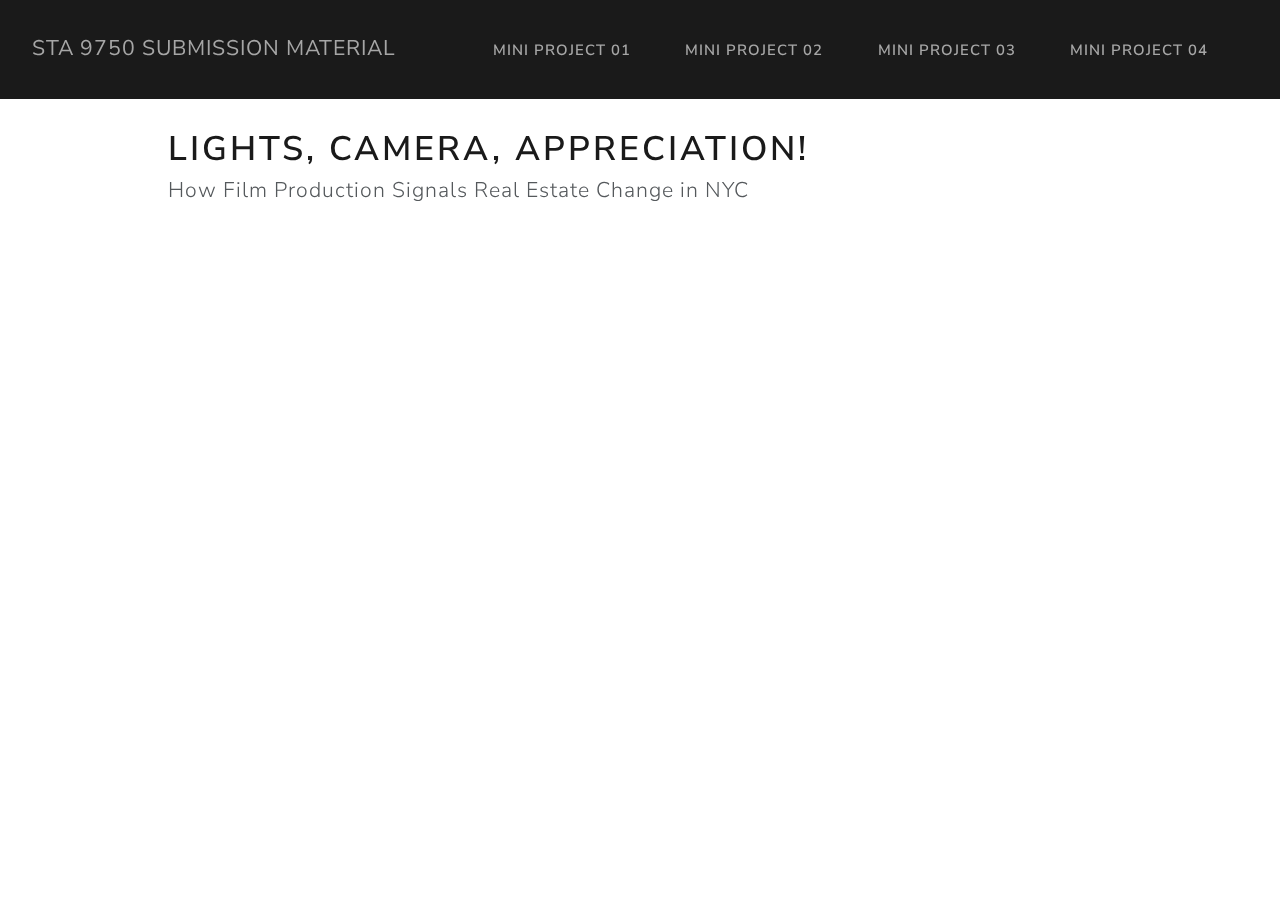
<file: docs/Individual_Report.html>
<!DOCTYPE html>
<html xmlns="http://www.w3.org/1999/xhtml" lang="en" xml:lang="en"><head>

<meta charset="utf-8">
<meta name="generator" content="quarto-1.8.22">

<meta name="viewport" content="width=device-width, initial-scale=1.0, user-scalable=yes">


<title>Lights, Camera, Appreciation! – STA 9750 Submission Material</title>
<style>
code{white-space: pre-wrap;}
span.smallcaps{font-variant: small-caps;}
div.columns{display: flex; gap: min(4vw, 1.5em);}
div.column{flex: auto; overflow-x: auto;}
div.hanging-indent{margin-left: 1.5em; text-indent: -1.5em;}
ul.task-list{list-style: none;}
ul.task-list li input[type="checkbox"] {
  width: 0.8em;
  margin: 0 0.8em 0.2em -1em; /* quarto-specific, see https://github.com/quarto-dev/quarto-cli/issues/4556 */ 
  vertical-align: middle;
}
</style>


<script src="site_libs/quarto-nav/quarto-nav.js"></script>
<script src="site_libs/quarto-nav/headroom.min.js"></script>
<script src="site_libs/clipboard/clipboard.min.js"></script>
<script src="site_libs/quarto-search/autocomplete.umd.js"></script>
<script src="site_libs/quarto-search/fuse.min.js"></script>
<script src="site_libs/quarto-search/quarto-search.js"></script>
<meta name="quarto:offset" content="./">
<script src="site_libs/quarto-html/quarto.js" type="module"></script>
<script src="site_libs/quarto-html/tabsets/tabsets.js" type="module"></script>
<script src="site_libs/quarto-html/axe/axe-check.js" type="module"></script>
<script src="site_libs/quarto-html/popper.min.js"></script>
<script src="site_libs/quarto-html/tippy.umd.min.js"></script>
<script src="site_libs/quarto-html/anchor.min.js"></script>
<link href="site_libs/quarto-html/tippy.css" rel="stylesheet">
<link href="site_libs/quarto-html/quarto-syntax-highlighting-cd7454b418030687c631a6a7286fbe16.css" rel="stylesheet" id="quarto-text-highlighting-styles">
<script src="site_libs/bootstrap/bootstrap.min.js"></script>
<link href="site_libs/bootstrap/bootstrap-icons.css" rel="stylesheet">
<link href="site_libs/bootstrap/bootstrap-eca17b5da0ebcb32698e5dfc46a04a8c.min.css" rel="stylesheet" append-hash="true" id="quarto-bootstrap" data-mode="light">
<script id="quarto-search-options" type="application/json">{
  "location": "navbar",
  "copy-button": false,
  "collapse-after": 3,
  "panel-placement": "end",
  "type": "overlay",
  "limit": 50,
  "keyboard-shortcut": [
    "f",
    "/",
    "s"
  ],
  "show-item-context": false,
  "language": {
    "search-no-results-text": "No results",
    "search-matching-documents-text": "matching documents",
    "search-copy-link-title": "Copy link to search",
    "search-hide-matches-text": "Hide additional matches",
    "search-more-match-text": "more match in this document",
    "search-more-matches-text": "more matches in this document",
    "search-clear-button-title": "Clear",
    "search-text-placeholder": "",
    "search-detached-cancel-button-title": "Cancel",
    "search-submit-button-title": "Submit",
    "search-label": "Search"
  }
}</script>


</head>

<body class="nav-fixed quarto-light">

<div id="quarto-search-results"></div>
  <header id="quarto-header" class="headroom fixed-top">
    <nav class="navbar navbar-expand-lg " data-bs-theme="dark">
      <div class="navbar-container container-fluid">
      <div class="navbar-brand-container mx-auto">
    <a href="./index.html" class="navbar-brand navbar-brand-logo">
    </a>
    <a class="navbar-brand" href="./index.html">
    <span class="navbar-title">STA 9750 Submission Material</span>
    </a>
  </div>
          <button class="navbar-toggler" type="button" data-bs-toggle="collapse" data-bs-target="#navbarCollapse" aria-controls="navbarCollapse" role="menu" aria-expanded="false" aria-label="Toggle navigation" onclick="if (window.quartoToggleHeadroom) { window.quartoToggleHeadroom(); }">
  <span class="navbar-toggler-icon"></span>
</button>
          <div class="collapse navbar-collapse" id="navbarCollapse">
            <ul class="navbar-nav navbar-nav-scroll ms-auto">
  <li class="nav-item">
    <a class="nav-link" href="././Mp1.html"> 
<span class="menu-text">Mini Project 01</span></a>
  </li>  
  <li class="nav-item">
    <a class="nav-link" href="././mp02.html"> 
<span class="menu-text">Mini Project 02</span></a>
  </li>  
  <li class="nav-item">
    <a class="nav-link" href="././mp03.html"> 
<span class="menu-text">Mini Project 03</span></a>
  </li>  
  <li class="nav-item">
    <a class="nav-link" href="././mp04.html"> 
<span class="menu-text">Mini Project 04</span></a>
  </li>  
</ul>
          </div> <!-- /navcollapse -->
            <div class="quarto-navbar-tools">
</div>
      </div> <!-- /container-fluid -->
    </nav>
</header>
<!-- content -->
<div id="quarto-content" class="quarto-container page-columns page-rows-contents page-layout-article page-navbar">
<!-- sidebar -->
<!-- margin-sidebar -->
    <div id="quarto-margin-sidebar" class="sidebar margin-sidebar zindex-bottom">
        
    </div>
<!-- main -->
<main class="content" id="quarto-document-content">

<header id="title-block-header" class="quarto-title-block default">
<div class="quarto-title">
<h1 class="title">Lights, Camera, Appreciation!</h1>
<p class="subtitle lead">How Film Production Signals Real Estate Change in NYC</p>
</div>



<div class="quarto-title-meta">

    
  
    
  </div>
  


</header>





</main> <!-- /main -->
<script id="quarto-html-after-body" type="application/javascript">
  window.document.addEventListener("DOMContentLoaded", function (event) {
    const icon = "";
    const anchorJS = new window.AnchorJS();
    anchorJS.options = {
      placement: 'right',
      icon: icon
    };
    anchorJS.add('.anchored');
    const isCodeAnnotation = (el) => {
      for (const clz of el.classList) {
        if (clz.startsWith('code-annotation-')) {                     
          return true;
        }
      }
      return false;
    }
    const onCopySuccess = function(e) {
      // button target
      const button = e.trigger;
      // don't keep focus
      button.blur();
      // flash "checked"
      button.classList.add('code-copy-button-checked');
      var currentTitle = button.getAttribute("title");
      button.setAttribute("title", "Copied!");
      let tooltip;
      if (window.bootstrap) {
        button.setAttribute("data-bs-toggle", "tooltip");
        button.setAttribute("data-bs-placement", "left");
        button.setAttribute("data-bs-title", "Copied!");
        tooltip = new bootstrap.Tooltip(button, 
          { trigger: "manual", 
            customClass: "code-copy-button-tooltip",
            offset: [0, -8]});
        tooltip.show();    
      }
      setTimeout(function() {
        if (tooltip) {
          tooltip.hide();
          button.removeAttribute("data-bs-title");
          button.removeAttribute("data-bs-toggle");
          button.removeAttribute("data-bs-placement");
        }
        button.setAttribute("title", currentTitle);
        button.classList.remove('code-copy-button-checked');
      }, 1000);
      // clear code selection
      e.clearSelection();
    }
    const getTextToCopy = function(trigger) {
        const codeEl = trigger.previousElementSibling.cloneNode(true);
        for (const childEl of codeEl.children) {
          if (isCodeAnnotation(childEl)) {
            childEl.remove();
          }
        }
        return codeEl.innerText;
    }
    const clipboard = new window.ClipboardJS('.code-copy-button:not([data-in-quarto-modal])', {
      text: getTextToCopy
    });
    clipboard.on('success', onCopySuccess);
    if (window.document.getElementById('quarto-embedded-source-code-modal')) {
      const clipboardModal = new window.ClipboardJS('.code-copy-button[data-in-quarto-modal]', {
        text: getTextToCopy,
        container: window.document.getElementById('quarto-embedded-source-code-modal')
      });
      clipboardModal.on('success', onCopySuccess);
    }
      var localhostRegex = new RegExp(/^(?:http|https):\/\/localhost\:?[0-9]*\//);
      var mailtoRegex = new RegExp(/^mailto:/);
        var filterRegex = new RegExp("https:\/\/ppiatkow55\.github\.io\/STA9750-2025-FALL\/");
      var isInternal = (href) => {
          return filterRegex.test(href) || localhostRegex.test(href) || mailtoRegex.test(href);
      }
      // Inspect non-navigation links and adorn them if external
     var links = window.document.querySelectorAll('a[href]:not(.nav-link):not(.navbar-brand):not(.toc-action):not(.sidebar-link):not(.sidebar-item-toggle):not(.pagination-link):not(.no-external):not([aria-hidden]):not(.dropdown-item):not(.quarto-navigation-tool):not(.about-link)');
      for (var i=0; i<links.length; i++) {
        const link = links[i];
        if (!isInternal(link.href)) {
          // undo the damage that might have been done by quarto-nav.js in the case of
          // links that we want to consider external
          if (link.dataset.originalHref !== undefined) {
            link.href = link.dataset.originalHref;
          }
        }
      }
    function tippyHover(el, contentFn, onTriggerFn, onUntriggerFn) {
      const config = {
        allowHTML: true,
        maxWidth: 500,
        delay: 100,
        arrow: false,
        appendTo: function(el) {
            return el.parentElement;
        },
        interactive: true,
        interactiveBorder: 10,
        theme: 'quarto',
        placement: 'bottom-start',
      };
      if (contentFn) {
        config.content = contentFn;
      }
      if (onTriggerFn) {
        config.onTrigger = onTriggerFn;
      }
      if (onUntriggerFn) {
        config.onUntrigger = onUntriggerFn;
      }
      window.tippy(el, config); 
    }
    const noterefs = window.document.querySelectorAll('a[role="doc-noteref"]');
    for (var i=0; i<noterefs.length; i++) {
      const ref = noterefs[i];
      tippyHover(ref, function() {
        // use id or data attribute instead here
        let href = ref.getAttribute('data-footnote-href') || ref.getAttribute('href');
        try { href = new URL(href).hash; } catch {}
        const id = href.replace(/^#\/?/, "");
        const note = window.document.getElementById(id);
        if (note) {
          return note.innerHTML;
        } else {
          return "";
        }
      });
    }
    const xrefs = window.document.querySelectorAll('a.quarto-xref');
    const processXRef = (id, note) => {
      // Strip column container classes
      const stripColumnClz = (el) => {
        el.classList.remove("page-full", "page-columns");
        if (el.children) {
          for (const child of el.children) {
            stripColumnClz(child);
          }
        }
      }
      stripColumnClz(note)
      if (id === null || id.startsWith('sec-')) {
        // Special case sections, only their first couple elements
        const container = document.createElement("div");
        if (note.children && note.children.length > 2) {
          container.appendChild(note.children[0].cloneNode(true));
          for (let i = 1; i < note.children.length; i++) {
            const child = note.children[i];
            if (child.tagName === "P" && child.innerText === "") {
              continue;
            } else {
              container.appendChild(child.cloneNode(true));
              break;
            }
          }
          if (window.Quarto?.typesetMath) {
            window.Quarto.typesetMath(container);
          }
          return container.innerHTML
        } else {
          if (window.Quarto?.typesetMath) {
            window.Quarto.typesetMath(note);
          }
          return note.innerHTML;
        }
      } else {
        // Remove any anchor links if they are present
        const anchorLink = note.querySelector('a.anchorjs-link');
        if (anchorLink) {
          anchorLink.remove();
        }
        if (window.Quarto?.typesetMath) {
          window.Quarto.typesetMath(note);
        }
        if (note.classList.contains("callout")) {
          return note.outerHTML;
        } else {
          return note.innerHTML;
        }
      }
    }
    for (var i=0; i<xrefs.length; i++) {
      const xref = xrefs[i];
      tippyHover(xref, undefined, function(instance) {
        instance.disable();
        let url = xref.getAttribute('href');
        let hash = undefined; 
        if (url.startsWith('#')) {
          hash = url;
        } else {
          try { hash = new URL(url).hash; } catch {}
        }
        if (hash) {
          const id = hash.replace(/^#\/?/, "");
          const note = window.document.getElementById(id);
          if (note !== null) {
            try {
              const html = processXRef(id, note.cloneNode(true));
              instance.setContent(html);
            } finally {
              instance.enable();
              instance.show();
            }
          } else {
            // See if we can fetch this
            fetch(url.split('#')[0])
            .then(res => res.text())
            .then(html => {
              const parser = new DOMParser();
              const htmlDoc = parser.parseFromString(html, "text/html");
              const note = htmlDoc.getElementById(id);
              if (note !== null) {
                const html = processXRef(id, note);
                instance.setContent(html);
              } 
            }).finally(() => {
              instance.enable();
              instance.show();
            });
          }
        } else {
          // See if we can fetch a full url (with no hash to target)
          // This is a special case and we should probably do some content thinning / targeting
          fetch(url)
          .then(res => res.text())
          .then(html => {
            const parser = new DOMParser();
            const htmlDoc = parser.parseFromString(html, "text/html");
            const note = htmlDoc.querySelector('main.content');
            if (note !== null) {
              // This should only happen for chapter cross references
              // (since there is no id in the URL)
              // remove the first header
              if (note.children.length > 0 && note.children[0].tagName === "HEADER") {
                note.children[0].remove();
              }
              const html = processXRef(null, note);
              instance.setContent(html);
            } 
          }).finally(() => {
            instance.enable();
            instance.show();
          });
        }
      }, function(instance) {
      });
    }
        let selectedAnnoteEl;
        const selectorForAnnotation = ( cell, annotation) => {
          let cellAttr = 'data-code-cell="' + cell + '"';
          let lineAttr = 'data-code-annotation="' +  annotation + '"';
          const selector = 'span[' + cellAttr + '][' + lineAttr + ']';
          return selector;
        }
        const selectCodeLines = (annoteEl) => {
          const doc = window.document;
          const targetCell = annoteEl.getAttribute("data-target-cell");
          const targetAnnotation = annoteEl.getAttribute("data-target-annotation");
          const annoteSpan = window.document.querySelector(selectorForAnnotation(targetCell, targetAnnotation));
          const lines = annoteSpan.getAttribute("data-code-lines").split(",");
          const lineIds = lines.map((line) => {
            return targetCell + "-" + line;
          })
          let top = null;
          let height = null;
          let parent = null;
          if (lineIds.length > 0) {
              //compute the position of the single el (top and bottom and make a div)
              const el = window.document.getElementById(lineIds[0]);
              top = el.offsetTop;
              height = el.offsetHeight;
              parent = el.parentElement.parentElement;
            if (lineIds.length > 1) {
              const lastEl = window.document.getElementById(lineIds[lineIds.length - 1]);
              const bottom = lastEl.offsetTop + lastEl.offsetHeight;
              height = bottom - top;
            }
            if (top !== null && height !== null && parent !== null) {
              // cook up a div (if necessary) and position it 
              let div = window.document.getElementById("code-annotation-line-highlight");
              if (div === null) {
                div = window.document.createElement("div");
                div.setAttribute("id", "code-annotation-line-highlight");
                div.style.position = 'absolute';
                parent.appendChild(div);
              }
              div.style.top = top - 2 + "px";
              div.style.height = height + 4 + "px";
              div.style.left = 0;
              let gutterDiv = window.document.getElementById("code-annotation-line-highlight-gutter");
              if (gutterDiv === null) {
                gutterDiv = window.document.createElement("div");
                gutterDiv.setAttribute("id", "code-annotation-line-highlight-gutter");
                gutterDiv.style.position = 'absolute';
                const codeCell = window.document.getElementById(targetCell);
                const gutter = codeCell.querySelector('.code-annotation-gutter');
                gutter.appendChild(gutterDiv);
              }
              gutterDiv.style.top = top - 2 + "px";
              gutterDiv.style.height = height + 4 + "px";
            }
            selectedAnnoteEl = annoteEl;
          }
        };
        const unselectCodeLines = () => {
          const elementsIds = ["code-annotation-line-highlight", "code-annotation-line-highlight-gutter"];
          elementsIds.forEach((elId) => {
            const div = window.document.getElementById(elId);
            if (div) {
              div.remove();
            }
          });
          selectedAnnoteEl = undefined;
        };
          // Handle positioning of the toggle
      window.addEventListener(
        "resize",
        throttle(() => {
          elRect = undefined;
          if (selectedAnnoteEl) {
            selectCodeLines(selectedAnnoteEl);
          }
        }, 10)
      );
      function throttle(fn, ms) {
      let throttle = false;
      let timer;
        return (...args) => {
          if(!throttle) { // first call gets through
              fn.apply(this, args);
              throttle = true;
          } else { // all the others get throttled
              if(timer) clearTimeout(timer); // cancel #2
              timer = setTimeout(() => {
                fn.apply(this, args);
                timer = throttle = false;
              }, ms);
          }
        };
      }
        // Attach click handler to the DT
        const annoteDls = window.document.querySelectorAll('dt[data-target-cell]');
        for (const annoteDlNode of annoteDls) {
          annoteDlNode.addEventListener('click', (event) => {
            const clickedEl = event.target;
            if (clickedEl !== selectedAnnoteEl) {
              unselectCodeLines();
              const activeEl = window.document.querySelector('dt[data-target-cell].code-annotation-active');
              if (activeEl) {
                activeEl.classList.remove('code-annotation-active');
              }
              selectCodeLines(clickedEl);
              clickedEl.classList.add('code-annotation-active');
            } else {
              // Unselect the line
              unselectCodeLines();
              clickedEl.classList.remove('code-annotation-active');
            }
          });
        }
    const findCites = (el) => {
      const parentEl = el.parentElement;
      if (parentEl) {
        const cites = parentEl.dataset.cites;
        if (cites) {
          return {
            el,
            cites: cites.split(' ')
          };
        } else {
          return findCites(el.parentElement)
        }
      } else {
        return undefined;
      }
    };
    var bibliorefs = window.document.querySelectorAll('a[role="doc-biblioref"]');
    for (var i=0; i<bibliorefs.length; i++) {
      const ref = bibliorefs[i];
      const citeInfo = findCites(ref);
      if (citeInfo) {
        tippyHover(citeInfo.el, function() {
          var popup = window.document.createElement('div');
          citeInfo.cites.forEach(function(cite) {
            var citeDiv = window.document.createElement('div');
            citeDiv.classList.add('hanging-indent');
            citeDiv.classList.add('csl-entry');
            var biblioDiv = window.document.getElementById('ref-' + cite);
            if (biblioDiv) {
              citeDiv.innerHTML = biblioDiv.innerHTML;
            }
            popup.appendChild(citeDiv);
          });
          return popup.innerHTML;
        });
      }
    }
  });
  </script>
</div> <!-- /content -->




</body></html>
</file>
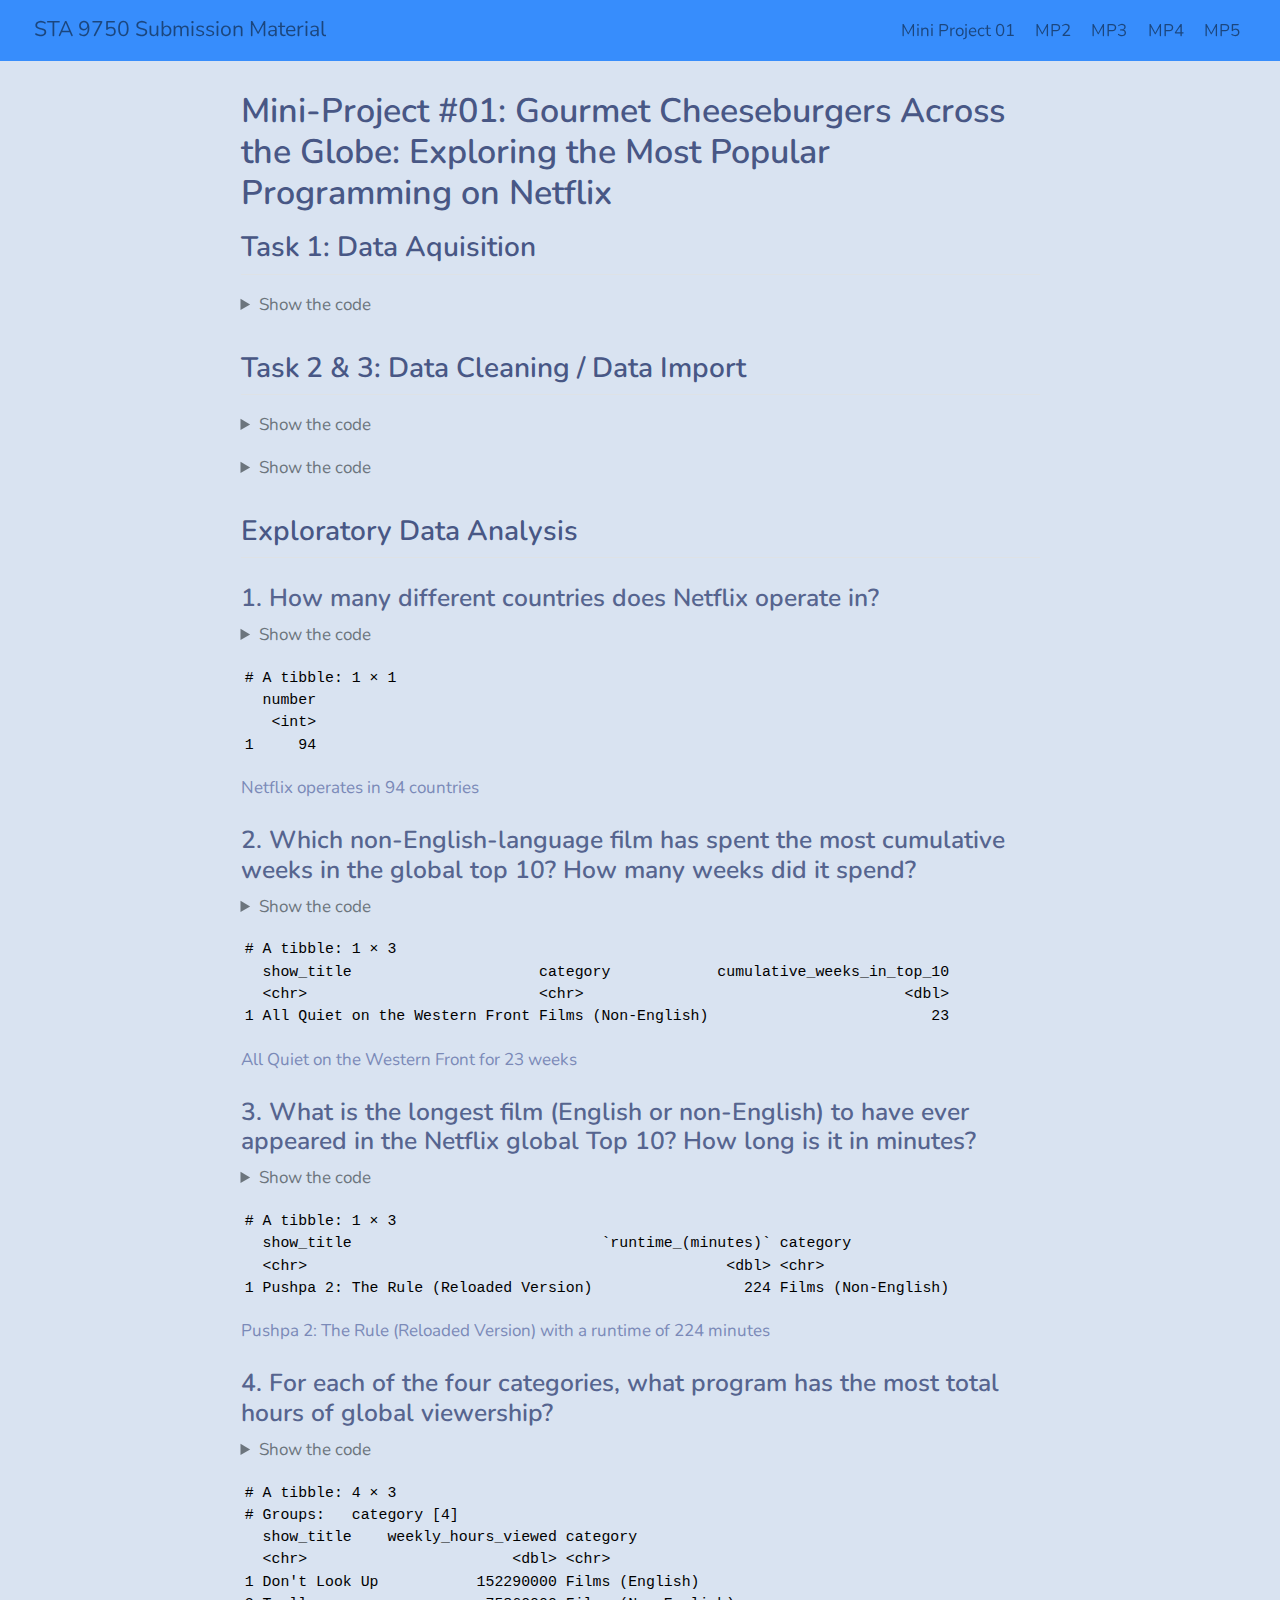
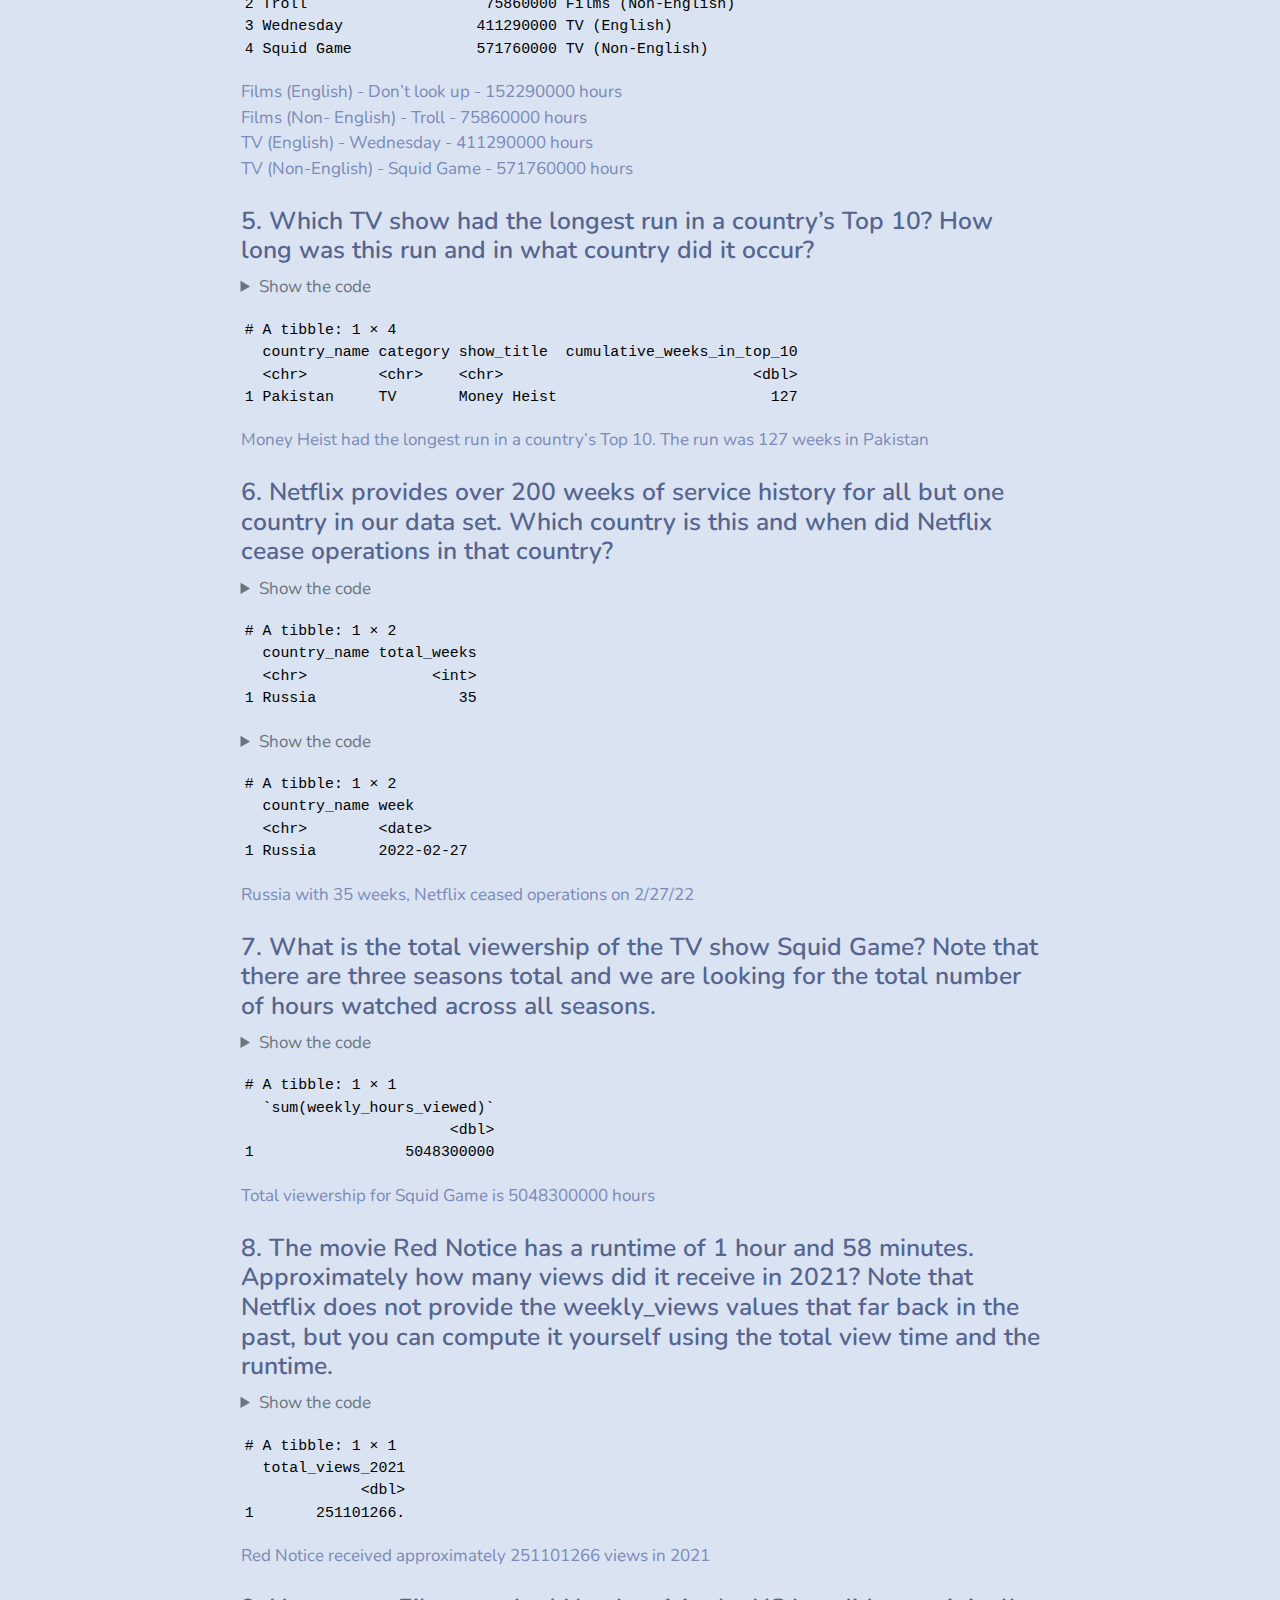
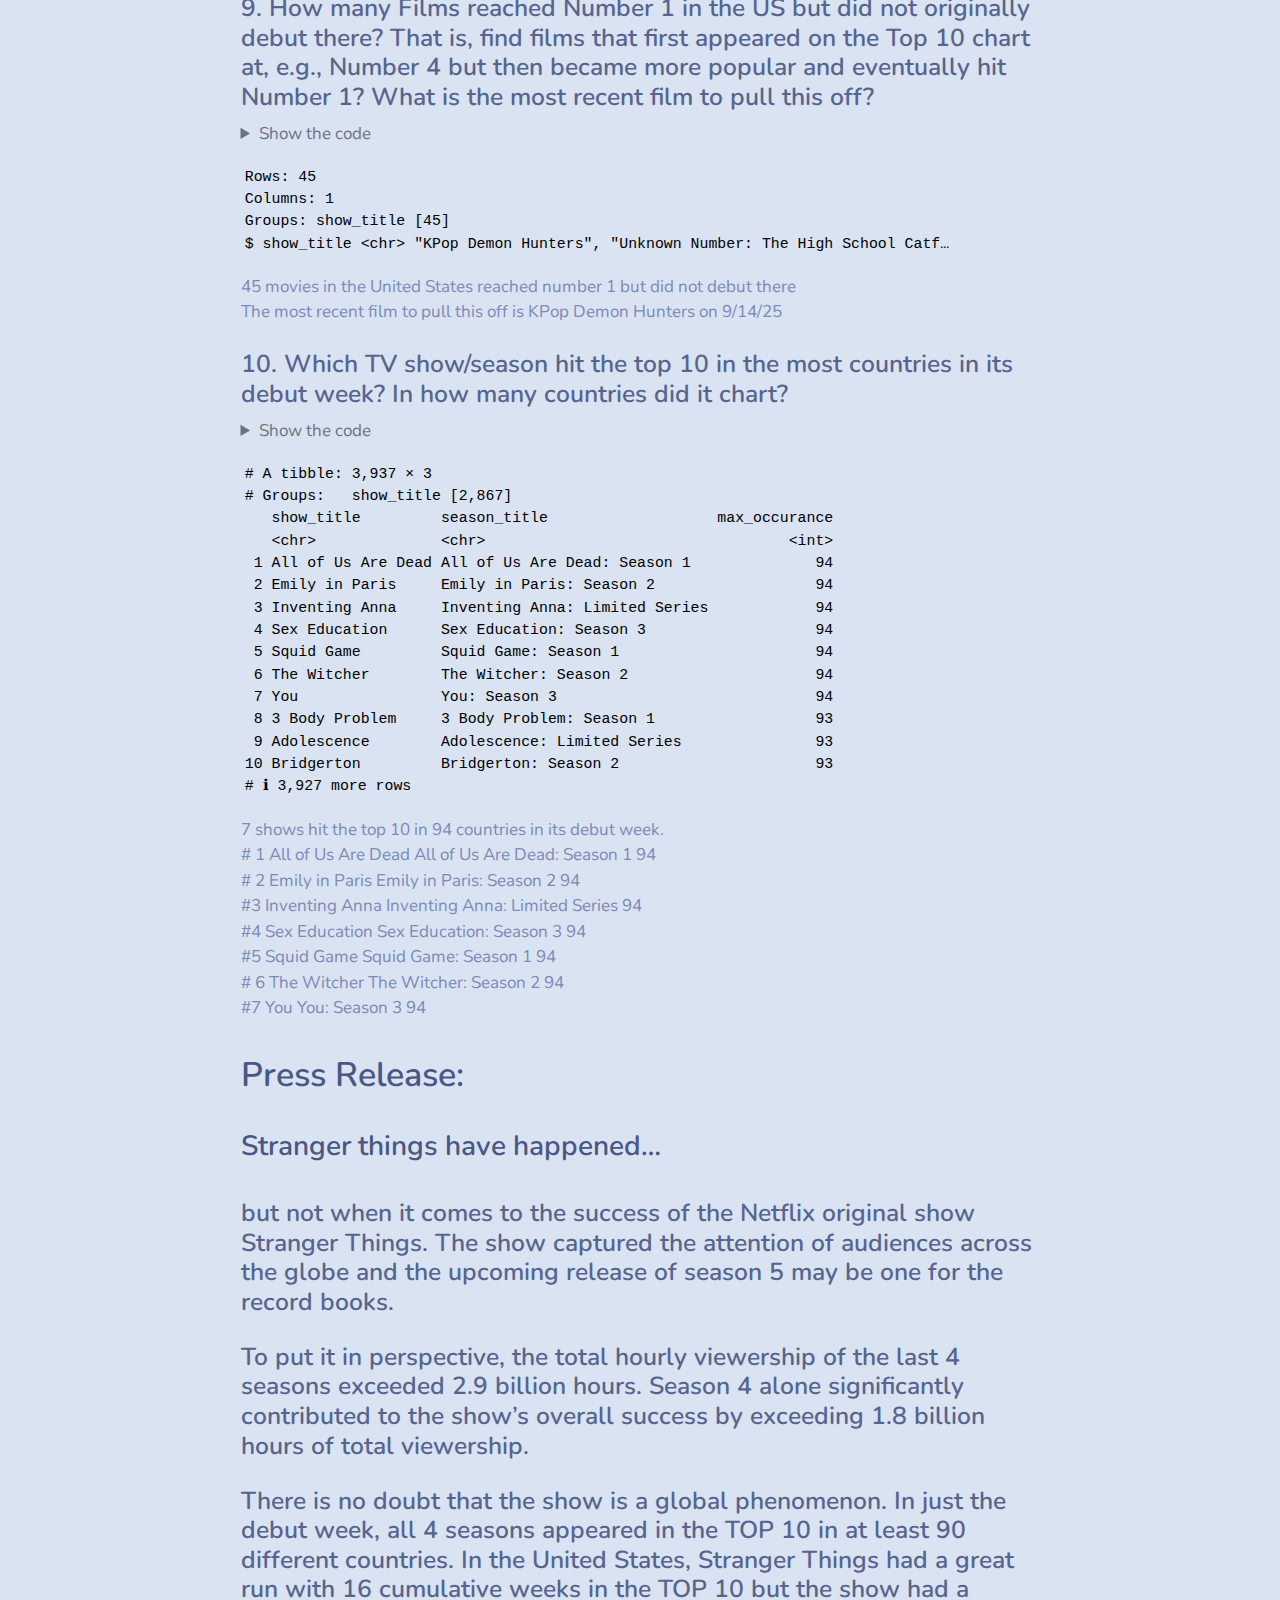
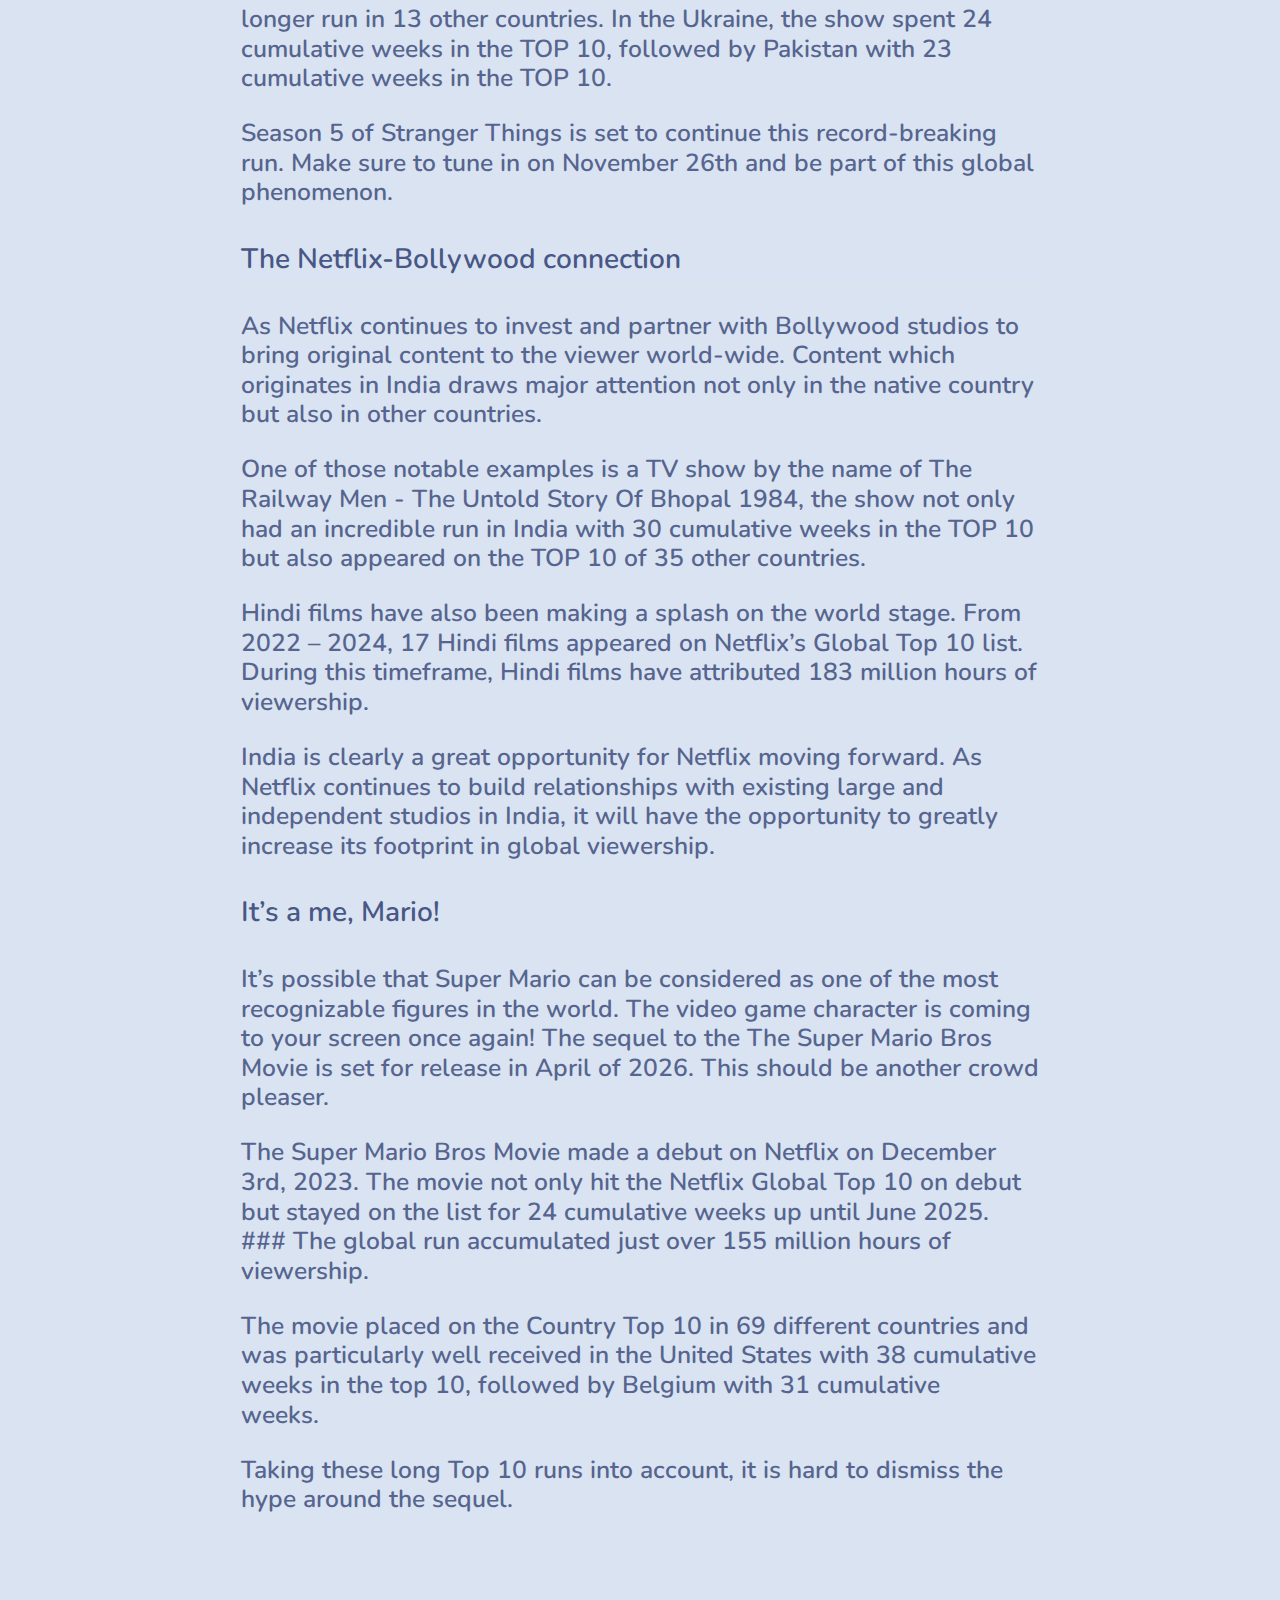
<file: docs/mp01.html>
<!DOCTYPE html>
<html xmlns="http://www.w3.org/1999/xhtml" lang="en" xml:lang="en"><head>

<meta charset="utf-8">
<meta name="generator" content="quarto-1.8.22">

<meta name="viewport" content="width=device-width, initial-scale=1.0, user-scalable=yes">


<title>Mini-Project #01: Gourmet Cheeseburgers Across the Globe: Exploring the Most Popular Programming on Netflix – STA 9750 Submission Material</title>
<style>
code{white-space: pre-wrap;}
span.smallcaps{font-variant: small-caps;}
div.columns{display: flex; gap: min(4vw, 1.5em);}
div.column{flex: auto; overflow-x: auto;}
div.hanging-indent{margin-left: 1.5em; text-indent: -1.5em;}
ul.task-list{list-style: none;}
ul.task-list li input[type="checkbox"] {
  width: 0.8em;
  margin: 0 0.8em 0.2em -1em; /* quarto-specific, see https://github.com/quarto-dev/quarto-cli/issues/4556 */ 
  vertical-align: middle;
}
/* CSS for syntax highlighting */
html { -webkit-text-size-adjust: 100%; }
pre > code.sourceCode { white-space: pre; position: relative; }
pre > code.sourceCode > span { display: inline-block; line-height: 1.25; }
pre > code.sourceCode > span:empty { height: 1.2em; }
.sourceCode { overflow: visible; }
code.sourceCode > span { color: inherit; text-decoration: inherit; }
div.sourceCode { margin: 1em 0; }
pre.sourceCode { margin: 0; }
@media screen {
div.sourceCode { overflow: auto; }
}
@media print {
pre > code.sourceCode { white-space: pre-wrap; }
pre > code.sourceCode > span { text-indent: -5em; padding-left: 5em; }
}
pre.numberSource code
  { counter-reset: source-line 0; }
pre.numberSource code > span
  { position: relative; left: -4em; counter-increment: source-line; }
pre.numberSource code > span > a:first-child::before
  { content: counter(source-line);
    position: relative; left: -1em; text-align: right; vertical-align: baseline;
    border: none; display: inline-block;
    -webkit-touch-callout: none; -webkit-user-select: none;
    -khtml-user-select: none; -moz-user-select: none;
    -ms-user-select: none; user-select: none;
    padding: 0 4px; width: 4em;
  }
pre.numberSource { margin-left: 3em;  padding-left: 4px; }
div.sourceCode
  {   }
@media screen {
pre > code.sourceCode > span > a:first-child::before { text-decoration: underline; }
}
</style>


<script src="site_libs/quarto-nav/quarto-nav.js"></script>
<script src="site_libs/quarto-nav/headroom.min.js"></script>
<script src="site_libs/clipboard/clipboard.min.js"></script>
<script src="site_libs/quarto-search/autocomplete.umd.js"></script>
<script src="site_libs/quarto-search/fuse.min.js"></script>
<script src="site_libs/quarto-search/quarto-search.js"></script>
<meta name="quarto:offset" content="./">
<script src="site_libs/quarto-html/quarto.js" type="module"></script>
<script src="site_libs/quarto-html/tabsets/tabsets.js" type="module"></script>
<script src="site_libs/quarto-html/axe/axe-check.js" type="module"></script>
<script src="site_libs/quarto-html/popper.min.js"></script>
<script src="site_libs/quarto-html/tippy.umd.min.js"></script>
<script src="site_libs/quarto-html/anchor.min.js"></script>
<link href="site_libs/quarto-html/tippy.css" rel="stylesheet">
<link href="site_libs/quarto-html/quarto-syntax-highlighting-cd7454b418030687c631a6a7286fbe16.css" rel="stylesheet" id="quarto-text-highlighting-styles">
<script src="site_libs/bootstrap/bootstrap.min.js"></script>
<link href="site_libs/bootstrap/bootstrap-icons.css" rel="stylesheet">
<link href="site_libs/bootstrap/bootstrap-76c7e95723c59cbc01dc74e89f55a0ab.min.css" rel="stylesheet" append-hash="true" id="quarto-bootstrap" data-mode="light">
<script id="quarto-search-options" type="application/json">{
  "location": "navbar",
  "copy-button": false,
  "collapse-after": 3,
  "panel-placement": "end",
  "type": "overlay",
  "limit": 50,
  "keyboard-shortcut": [
    "f",
    "/",
    "s"
  ],
  "show-item-context": false,
  "language": {
    "search-no-results-text": "No results",
    "search-matching-documents-text": "matching documents",
    "search-copy-link-title": "Copy link to search",
    "search-hide-matches-text": "Hide additional matches",
    "search-more-match-text": "more match in this document",
    "search-more-matches-text": "more matches in this document",
    "search-clear-button-title": "Clear",
    "search-text-placeholder": "",
    "search-detached-cancel-button-title": "Cancel",
    "search-submit-button-title": "Submit",
    "search-label": "Search"
  }
}</script>


</head>

<body class="nav-fixed fullcontent quarto-light">

<div id="quarto-search-results"></div>
  <header id="quarto-header" class="headroom fixed-top">
    <nav class="navbar navbar-expand-lg " data-bs-theme="dark">
      <div class="navbar-container container-fluid">
      <div class="navbar-brand-container mx-auto">
    <a href="./index.html" class="navbar-brand navbar-brand-logo">
    </a>
    <a class="navbar-brand" href="./index.html">
    <span class="navbar-title">STA 9750 Submission Material</span>
    </a>
  </div>
          <button class="navbar-toggler" type="button" data-bs-toggle="collapse" data-bs-target="#navbarCollapse" aria-controls="navbarCollapse" role="menu" aria-expanded="false" aria-label="Toggle navigation" onclick="if (window.quartoToggleHeadroom) { window.quartoToggleHeadroom(); }">
  <span class="navbar-toggler-icon"></span>
</button>
          <div class="collapse navbar-collapse" id="navbarCollapse">
            <ul class="navbar-nav navbar-nav-scroll ms-auto">
  <li class="nav-item">
    <a class="nav-link" href="././Mp1.html"> 
<span class="menu-text">Mini Project 01</span></a>
  </li>  
  <li class="nav-item">
    <span class="nav-link">
<span class="menu-text">MP2</span>
    </span>
  </li>  
  <li class="nav-item">
    <span class="nav-link">
<span class="menu-text">MP3</span>
    </span>
  </li>  
  <li class="nav-item">
    <span class="nav-link">
<span class="menu-text">MP4</span>
    </span>
  </li>  
  <li class="nav-item">
    <span class="nav-link">
<span class="menu-text">MP5</span>
    </span>
  </li>  
</ul>
          </div> <!-- /navcollapse -->
            <div class="quarto-navbar-tools">
</div>
      </div> <!-- /container-fluid -->
    </nav>
</header>
<!-- content -->
<div id="quarto-content" class="quarto-container page-columns page-rows-contents page-layout-article page-navbar">
<!-- sidebar -->
<!-- margin-sidebar -->
    
<!-- main -->
<main class="content" id="quarto-document-content">

<header id="title-block-header" class="quarto-title-block default">
<div class="quarto-title">
<h1 class="title">Mini-Project #01: Gourmet Cheeseburgers Across the Globe: Exploring the Most Popular Programming on Netflix</h1>
</div>



<div class="quarto-title-meta">

    
  
    
  </div>
  


</header>


<section id="task-1-data-aquisition" class="level2">
<h2 class="anchored" data-anchor-id="task-1-data-aquisition">Task 1: Data Aquisition</h2>
<div class="cell">
<details class="code-fold">
<summary>Show the code</summary>
<div class="code-copy-outer-scaffold"><div class="sourceCode cell-code" id="cb1"><pre class="sourceCode r code-with-copy"><code class="sourceCode r"><span id="cb1-1"><a href="#cb1-1" aria-hidden="true" tabindex="-1"></a><span class="cf">if</span>(<span class="sc">!</span><span class="fu">dir.exists</span>(<span class="fu">file.path</span>(<span class="st">"data"</span>, <span class="st">"mp01"</span>))){</span>
<span id="cb1-2"><a href="#cb1-2" aria-hidden="true" tabindex="-1"></a>    <span class="fu">dir.create</span>(<span class="fu">file.path</span>(<span class="st">"data"</span>, <span class="st">"mp01"</span>), <span class="at">showWarnings=</span><span class="cn">FALSE</span>, <span class="at">recursive=</span><span class="cn">TRUE</span>)</span>
<span id="cb1-3"><a href="#cb1-3" aria-hidden="true" tabindex="-1"></a>}</span>
<span id="cb1-4"><a href="#cb1-4" aria-hidden="true" tabindex="-1"></a></span>
<span id="cb1-5"><a href="#cb1-5" aria-hidden="true" tabindex="-1"></a>GLOBAL_TOP_10_FILENAME <span class="ot">&lt;-</span> <span class="fu">file.path</span>(<span class="st">"data"</span>, <span class="st">"mp01"</span>, <span class="st">"global_top10_alltime.csv"</span>)</span>
<span id="cb1-6"><a href="#cb1-6" aria-hidden="true" tabindex="-1"></a></span>
<span id="cb1-7"><a href="#cb1-7" aria-hidden="true" tabindex="-1"></a><span class="cf">if</span>(<span class="sc">!</span><span class="fu">file.exists</span>(GLOBAL_TOP_10_FILENAME)){</span>
<span id="cb1-8"><a href="#cb1-8" aria-hidden="true" tabindex="-1"></a>    <span class="fu">download.file</span>(<span class="st">"https://www.netflix.com/tudum/top10/data/all-weeks-global.tsv"</span>, </span>
<span id="cb1-9"><a href="#cb1-9" aria-hidden="true" tabindex="-1"></a>                  <span class="at">destfile=</span>GLOBAL_TOP_10_FILENAME)</span>
<span id="cb1-10"><a href="#cb1-10" aria-hidden="true" tabindex="-1"></a>}</span>
<span id="cb1-11"><a href="#cb1-11" aria-hidden="true" tabindex="-1"></a></span>
<span id="cb1-12"><a href="#cb1-12" aria-hidden="true" tabindex="-1"></a>COUNTRY_TOP_10_FILENAME <span class="ot">&lt;-</span> <span class="fu">file.path</span>(<span class="st">"data"</span>, <span class="st">"mp01"</span>, <span class="st">"country_top10_alltime.csv"</span>)</span>
<span id="cb1-13"><a href="#cb1-13" aria-hidden="true" tabindex="-1"></a></span>
<span id="cb1-14"><a href="#cb1-14" aria-hidden="true" tabindex="-1"></a><span class="cf">if</span>(<span class="sc">!</span><span class="fu">file.exists</span>(COUNTRY_TOP_10_FILENAME)){</span>
<span id="cb1-15"><a href="#cb1-15" aria-hidden="true" tabindex="-1"></a>    <span class="fu">download.file</span>(<span class="st">"https://www.netflix.com/tudum/top10/data/all-weeks-countries.tsv"</span>, </span>
<span id="cb1-16"><a href="#cb1-16" aria-hidden="true" tabindex="-1"></a>                  <span class="at">destfile=</span>COUNTRY_TOP_10_FILENAME)</span>
<span id="cb1-17"><a href="#cb1-17" aria-hidden="true" tabindex="-1"></a>}</span></code></pre></div><button title="Copy to Clipboard" class="code-copy-button"><i class="bi"></i></button></div>
</details>
</div>
</section>
<section id="task-2-3-data-cleaning-data-import" class="level2">
<h2 class="anchored" data-anchor-id="task-2-3-data-cleaning-data-import">Task 2 &amp; 3: Data Cleaning / Data Import</h2>
<div class="cell">
<details class="code-fold">
<summary>Show the code</summary>
<div class="code-copy-outer-scaffold"><div class="sourceCode cell-code" id="cb2"><pre class="sourceCode r code-with-copy"><code class="sourceCode r"><span id="cb2-1"><a href="#cb2-1" aria-hidden="true" tabindex="-1"></a><span class="cf">if</span> (<span class="sc">!</span><span class="fu">require</span>(<span class="st">"tidyverse"</span>)) <span class="fu">install.packages</span>(<span class="st">"tidyverse"</span>)</span>
<span id="cb2-2"><a href="#cb2-2" aria-hidden="true" tabindex="-1"></a><span class="fu">library</span>(readr)</span>
<span id="cb2-3"><a href="#cb2-3" aria-hidden="true" tabindex="-1"></a><span class="fu">library</span>(dplyr)</span>
<span id="cb2-4"><a href="#cb2-4" aria-hidden="true" tabindex="-1"></a></span>
<span id="cb2-5"><a href="#cb2-5" aria-hidden="true" tabindex="-1"></a>GLOBAL_TOP_10 <span class="ot">&lt;-</span> <span class="fu">read_tsv</span>(GLOBAL_TOP_10_FILENAME)</span>
<span id="cb2-6"><a href="#cb2-6" aria-hidden="true" tabindex="-1"></a></span>
<span id="cb2-7"><a href="#cb2-7" aria-hidden="true" tabindex="-1"></a></span>
<span id="cb2-8"><a href="#cb2-8" aria-hidden="true" tabindex="-1"></a>GLOBAL_TOP_10 <span class="ot">&lt;-</span> GLOBAL_TOP_10 <span class="sc">|&gt;</span></span>
<span id="cb2-9"><a href="#cb2-9" aria-hidden="true" tabindex="-1"></a>  <span class="fu">mutate</span>(<span class="at">season_title =</span> <span class="fu">if_else</span>(season_title <span class="sc">==</span> <span class="st">"N/A"</span>, <span class="cn">NA_character_</span>, season_title))</span>
<span id="cb2-10"><a href="#cb2-10" aria-hidden="true" tabindex="-1"></a></span>
<span id="cb2-11"><a href="#cb2-11" aria-hidden="true" tabindex="-1"></a><span class="fu">glimpse</span>(GLOBAL_TOP_10)</span>
<span id="cb2-12"><a href="#cb2-12" aria-hidden="true" tabindex="-1"></a></span>
<span id="cb2-13"><a href="#cb2-13" aria-hidden="true" tabindex="-1"></a>COUNTRY_TOP_10 <span class="ot">&lt;-</span> <span class="fu">read_tsv</span>(COUNTRY_TOP_10_FILENAME, <span class="at">na =</span> <span class="st">"N/A"</span>)</span>
<span id="cb2-14"><a href="#cb2-14" aria-hidden="true" tabindex="-1"></a></span>
<span id="cb2-15"><a href="#cb2-15" aria-hidden="true" tabindex="-1"></a>COUNTRY_TOP_10 <span class="ot">&lt;-</span> COUNTRY_TOP_10</span>
<span id="cb2-16"><a href="#cb2-16" aria-hidden="true" tabindex="-1"></a>  </span>
<span id="cb2-17"><a href="#cb2-17" aria-hidden="true" tabindex="-1"></a> <span class="fu">glimpse</span>(COUNTRY_TOP_10)</span></code></pre></div><button title="Copy to Clipboard" class="code-copy-button"><i class="bi"></i></button></div>
</details>
</div>
<div class="cell">
<details class="code-fold">
<summary>Show the code</summary>
<div class="code-copy-outer-scaffold"><div class="sourceCode cell-code" id="cb3"><pre class="sourceCode r code-with-copy"><code class="sourceCode r"><span id="cb3-1"><a href="#cb3-1" aria-hidden="true" tabindex="-1"></a><span class="cf">if</span> (<span class="sc">!</span><span class="fu">require</span>(<span class="st">"DT"</span>)) <span class="fu">install.packages</span>(<span class="st">'DT'</span>)</span>
<span id="cb3-2"><a href="#cb3-2" aria-hidden="true" tabindex="-1"></a> </span>
<span id="cb3-3"><a href="#cb3-3" aria-hidden="true" tabindex="-1"></a> <span class="fu">library</span>(stringr)</span>
<span id="cb3-4"><a href="#cb3-4" aria-hidden="true" tabindex="-1"></a> format_titles <span class="ot">&lt;-</span> <span class="cf">function</span>(df){</span>
<span id="cb3-5"><a href="#cb3-5" aria-hidden="true" tabindex="-1"></a>   <span class="fu">colnames</span>(df) <span class="ot">&lt;-</span> <span class="fu">str_replace_all</span>(<span class="fu">colnames</span>(df), <span class="st">"_"</span>, <span class="st">" "</span>) <span class="sc">|&gt;</span> <span class="fu">str_to_title</span>()</span>
<span id="cb3-6"><a href="#cb3-6" aria-hidden="true" tabindex="-1"></a>   df</span>
<span id="cb3-7"><a href="#cb3-7" aria-hidden="true" tabindex="-1"></a> }</span>
<span id="cb3-8"><a href="#cb3-8" aria-hidden="true" tabindex="-1"></a> </span>
<span id="cb3-9"><a href="#cb3-9" aria-hidden="true" tabindex="-1"></a> GLOBAL_TOP_10 <span class="sc">|&gt;</span></span>
<span id="cb3-10"><a href="#cb3-10" aria-hidden="true" tabindex="-1"></a>   <span class="fu">mutate</span>(<span class="st">`</span><span class="at">runtime_(minutes)</span><span class="st">`</span> <span class="ot">=</span> <span class="fu">round</span>(<span class="dv">60</span> <span class="sc">*</span> runtime)) <span class="sc">|&gt;</span></span>
<span id="cb3-11"><a href="#cb3-11" aria-hidden="true" tabindex="-1"></a>   <span class="fu">select</span>(<span class="sc">-</span>season_title) <span class="sc">|&gt;</span></span>
<span id="cb3-12"><a href="#cb3-12" aria-hidden="true" tabindex="-1"></a>   <span class="fu">format_titles</span>() <span class="sc">|&gt;</span></span>
<span id="cb3-13"><a href="#cb3-13" aria-hidden="true" tabindex="-1"></a>   <span class="fu">head</span>(<span class="at">n=</span><span class="dv">20</span>) <span class="sc">|&gt;</span></span>
<span id="cb3-14"><a href="#cb3-14" aria-hidden="true" tabindex="-1"></a>   <span class="fu">datatable</span>(<span class="at">options=</span><span class="fu">list</span>(<span class="at">searching=</span><span class="cn">FALSE</span>, <span class="at">info=</span><span class="cn">FALSE</span>)) <span class="sc">|&gt;</span></span>
<span id="cb3-15"><a href="#cb3-15" aria-hidden="true" tabindex="-1"></a>   <span class="fu">formatRound</span>(<span class="fu">c</span>(<span class="st">'Weekly Hours Viewed'</span>, <span class="st">'Weekly Views'</span>))</span></code></pre></div><button title="Copy to Clipboard" class="code-copy-button"><i class="bi"></i></button></div>
</details>
</div>
</section>
<section id="exploratory-data-analysis" class="level2">
<h2 class="anchored" data-anchor-id="exploratory-data-analysis">Exploratory Data Analysis</h2>
<section id="how-many-different-countries-does-netflix-operate-in" class="level3">
<h3 class="anchored" data-anchor-id="how-many-different-countries-does-netflix-operate-in">1. How many different countries does Netflix operate in?</h3>
<div class="cell">
<details class="code-fold">
<summary>Show the code</summary>
<div class="code-copy-outer-scaffold"><div class="sourceCode cell-code" id="cb4"><pre class="sourceCode r code-with-copy"><code class="sourceCode r"><span id="cb4-1"><a href="#cb4-1" aria-hidden="true" tabindex="-1"></a>COUNTRY_TOP_10 <span class="sc">|&gt;</span></span>
<span id="cb4-2"><a href="#cb4-2" aria-hidden="true" tabindex="-1"></a>    <span class="fu">select</span>(country_name) <span class="sc">|&gt;</span></span>
<span id="cb4-3"><a href="#cb4-3" aria-hidden="true" tabindex="-1"></a>    <span class="fu">count</span>(country_name) <span class="sc">|&gt;</span></span>
<span id="cb4-4"><a href="#cb4-4" aria-hidden="true" tabindex="-1"></a>    <span class="fu">summarize</span>(<span class="at">number =</span> <span class="fu">n</span>())</span></code></pre></div><button title="Copy to Clipboard" class="code-copy-button"><i class="bi"></i></button></div>
</details>
<div class="cell-output cell-output-stdout">
<pre><code># A tibble: 1 × 1
  number
   &lt;int&gt;
1     94</code></pre>
</div>
</div>
<p>Netflix operates in 94 countries</p>
</section>
<section id="which-non-english-language-film-has-spent-the-most-cumulative-weeks-in-the-global-top-10-how-many-weeks-did-it-spend" class="level3">
<h3 class="anchored" data-anchor-id="which-non-english-language-film-has-spent-the-most-cumulative-weeks-in-the-global-top-10-how-many-weeks-did-it-spend">2. Which non-English-language film has spent the most cumulative weeks in the global top 10? How many weeks did it spend?</h3>
<div class="cell">
<details class="code-fold">
<summary>Show the code</summary>
<div class="code-copy-outer-scaffold"><div class="sourceCode cell-code" id="cb6"><pre class="sourceCode r code-with-copy"><code class="sourceCode r"><span id="cb6-1"><a href="#cb6-1" aria-hidden="true" tabindex="-1"></a>GLOBAL_TOP_10 <span class="sc">|&gt;</span></span>
<span id="cb6-2"><a href="#cb6-2" aria-hidden="true" tabindex="-1"></a>      <span class="fu">select</span>(show_title, category, cumulative_weeks_in_top_10) <span class="sc">|&gt;</span></span>
<span id="cb6-3"><a href="#cb6-3" aria-hidden="true" tabindex="-1"></a>      <span class="fu">filter</span>(category <span class="sc">==</span> <span class="st">"Films (Non-English)"</span>) <span class="sc">|&gt;</span></span>
<span id="cb6-4"><a href="#cb6-4" aria-hidden="true" tabindex="-1"></a>      <span class="fu">slice_max</span>(cumulative_weeks_in_top_10) </span></code></pre></div><button title="Copy to Clipboard" class="code-copy-button"><i class="bi"></i></button></div>
</details>
<div class="cell-output cell-output-stdout">
<pre><code># A tibble: 1 × 3
  show_title                     category            cumulative_weeks_in_top_10
  &lt;chr&gt;                          &lt;chr&gt;                                    &lt;dbl&gt;
1 All Quiet on the Western Front Films (Non-English)                         23</code></pre>
</div>
</div>
<p>All Quiet on the Western Front for 23 weeks</p>
</section>
<section id="what-is-the-longest-film-english-or-non-english-to-have-ever-appeared-in-the-netflix-global-top-10-how-long-is-it-in-minutes" class="level3">
<h3 class="anchored" data-anchor-id="what-is-the-longest-film-english-or-non-english-to-have-ever-appeared-in-the-netflix-global-top-10-how-long-is-it-in-minutes">3. What is the longest film (English or non-English) to have ever appeared in the Netflix global Top 10? How long is it in minutes?</h3>
<div class="cell">
<details class="code-fold">
<summary>Show the code</summary>
<div class="code-copy-outer-scaffold"><div class="sourceCode cell-code" id="cb8"><pre class="sourceCode r code-with-copy"><code class="sourceCode r"><span id="cb8-1"><a href="#cb8-1" aria-hidden="true" tabindex="-1"></a>GLOBAL_TOP_10 <span class="sc">|&gt;</span></span>
<span id="cb8-2"><a href="#cb8-2" aria-hidden="true" tabindex="-1"></a>      <span class="fu">mutate</span>(<span class="st">`</span><span class="at">runtime_(minutes)</span><span class="st">`</span> <span class="ot">=</span> <span class="fu">round</span>(<span class="dv">60</span> <span class="sc">*</span> runtime)) <span class="sc">|&gt;</span></span>
<span id="cb8-3"><a href="#cb8-3" aria-hidden="true" tabindex="-1"></a>      <span class="fu">select</span>(show_title, <span class="st">`</span><span class="at">runtime_(minutes)</span><span class="st">`</span>, category) <span class="sc">|&gt;</span></span>
<span id="cb8-4"><a href="#cb8-4" aria-hidden="true" tabindex="-1"></a>      <span class="fu">filter</span>(category <span class="sc">==</span> <span class="fu">c</span>(<span class="st">"Films (Non-English)"</span>, <span class="st">"Films (English)"</span>)) <span class="sc">|&gt;</span></span>
<span id="cb8-5"><a href="#cb8-5" aria-hidden="true" tabindex="-1"></a>      <span class="fu">slice_max</span>(<span class="st">`</span><span class="at">runtime_(minutes)</span><span class="st">`</span>)</span></code></pre></div><button title="Copy to Clipboard" class="code-copy-button"><i class="bi"></i></button></div>
</details>
<div class="cell-output cell-output-stdout">
<pre><code># A tibble: 1 × 3
  show_title                            `runtime_(minutes)` category           
  &lt;chr&gt;                                               &lt;dbl&gt; &lt;chr&gt;              
1 Pushpa 2: The Rule (Reloaded Version)                 224 Films (Non-English)</code></pre>
</div>
</div>
<p>Pushpa 2: The Rule (Reloaded Version) with a runtime of 224 minutes</p>
</section>
<section id="for-each-of-the-four-categories-what-program-has-the-most-total-hours-of-global-viewership" class="level3">
<h3 class="anchored" data-anchor-id="for-each-of-the-four-categories-what-program-has-the-most-total-hours-of-global-viewership">4. For each of the four categories, what program has the most total hours of global viewership?</h3>
<div class="cell">
<details class="code-fold">
<summary>Show the code</summary>
<div class="code-copy-outer-scaffold"><div class="sourceCode cell-code" id="cb10"><pre class="sourceCode r code-with-copy"><code class="sourceCode r"><span id="cb10-1"><a href="#cb10-1" aria-hidden="true" tabindex="-1"></a>GLOBAL_TOP_10 <span class="sc">|&gt;</span></span>
<span id="cb10-2"><a href="#cb10-2" aria-hidden="true" tabindex="-1"></a>      <span class="fu">select</span>(show_title, weekly_hours_viewed, category) <span class="sc">|&gt;</span></span>
<span id="cb10-3"><a href="#cb10-3" aria-hidden="true" tabindex="-1"></a>      <span class="fu">group_by</span>(category) <span class="sc">|&gt;</span></span>
<span id="cb10-4"><a href="#cb10-4" aria-hidden="true" tabindex="-1"></a>      <span class="fu">slice_max</span>(weekly_hours_viewed)</span></code></pre></div><button title="Copy to Clipboard" class="code-copy-button"><i class="bi"></i></button></div>
</details>
<div class="cell-output cell-output-stdout">
<pre><code># A tibble: 4 × 3
# Groups:   category [4]
  show_title    weekly_hours_viewed category           
  &lt;chr&gt;                       &lt;dbl&gt; &lt;chr&gt;              
1 Don't Look Up           152290000 Films (English)    
2 Troll                    75860000 Films (Non-English)
3 Wednesday               411290000 TV (English)       
4 Squid Game              571760000 TV (Non-English)   </code></pre>
</div>
</div>
<p>Films (English) - Don’t look up - 152290000 hours <br> Films (Non- English) - Troll - 75860000 hours <br> TV (English) - Wednesday - 411290000 hours <br> TV (Non-English) - Squid Game - 571760000 hours <br></p>
</section>
<section id="which-tv-show-had-the-longest-run-in-a-countrys-top-10-how-long-was-this-run-and-in-what-country-did-it-occur" class="level3">
<h3 class="anchored" data-anchor-id="which-tv-show-had-the-longest-run-in-a-countrys-top-10-how-long-was-this-run-and-in-what-country-did-it-occur">5. Which TV show had the longest run in a country’s Top 10? How long was this run and in what country did it occur?</h3>
<div class="cell">
<details class="code-fold">
<summary>Show the code</summary>
<div class="code-copy-outer-scaffold"><div class="sourceCode cell-code" id="cb12"><pre class="sourceCode r code-with-copy"><code class="sourceCode r"><span id="cb12-1"><a href="#cb12-1" aria-hidden="true" tabindex="-1"></a>COUNTRY_TOP_10 <span class="sc">|&gt;</span></span>
<span id="cb12-2"><a href="#cb12-2" aria-hidden="true" tabindex="-1"></a>        <span class="fu">select</span>(country_name, category, show_title, cumulative_weeks_in_top_10) <span class="sc">|&gt;</span></span>
<span id="cb12-3"><a href="#cb12-3" aria-hidden="true" tabindex="-1"></a>        <span class="fu">filter</span>(category <span class="sc">==</span> <span class="st">"TV"</span>) <span class="sc">|&gt;</span></span>
<span id="cb12-4"><a href="#cb12-4" aria-hidden="true" tabindex="-1"></a>        <span class="fu">slice_max</span>(cumulative_weeks_in_top_10)</span></code></pre></div><button title="Copy to Clipboard" class="code-copy-button"><i class="bi"></i></button></div>
</details>
<div class="cell-output cell-output-stdout">
<pre><code># A tibble: 1 × 4
  country_name category show_title  cumulative_weeks_in_top_10
  &lt;chr&gt;        &lt;chr&gt;    &lt;chr&gt;                            &lt;dbl&gt;
1 Pakistan     TV       Money Heist                        127</code></pre>
</div>
</div>
<p>Money Heist had the longest run in a country’s Top 10. The run was 127 weeks in Pakistan</p>
</section>
<section id="netflix-provides-over-200-weeks-of-service-history-for-all-but-one-country-in-our-data-set.-which-country-is-this-and-when-did-netflix-cease-operations-in-that-country" class="level3">
<h3 class="anchored" data-anchor-id="netflix-provides-over-200-weeks-of-service-history-for-all-but-one-country-in-our-data-set.-which-country-is-this-and-when-did-netflix-cease-operations-in-that-country">6. Netflix provides over 200 weeks of service history for all but one country in our data set. Which country is this and when did Netflix cease operations in that country?</h3>
<div class="cell">
<details class="code-fold">
<summary>Show the code</summary>
<div class="code-copy-outer-scaffold"><div class="sourceCode cell-code" id="cb14"><pre class="sourceCode r code-with-copy"><code class="sourceCode r"><span id="cb14-1"><a href="#cb14-1" aria-hidden="true" tabindex="-1"></a>COUNTRY_TOP_10 <span class="sc">|&gt;</span></span>
<span id="cb14-2"><a href="#cb14-2" aria-hidden="true" tabindex="-1"></a>        <span class="fu">select</span>(country_name, week) <span class="sc">|&gt;</span></span>
<span id="cb14-3"><a href="#cb14-3" aria-hidden="true" tabindex="-1"></a>        <span class="fu">mutate</span>(<span class="at">n_weeks =</span> <span class="fu">format</span>(week, <span class="st">"%Y-%V"</span>)) <span class="sc">|&gt;</span></span>
<span id="cb14-4"><a href="#cb14-4" aria-hidden="true" tabindex="-1"></a>        <span class="fu">group_by</span>(country_name) <span class="sc">|&gt;</span></span>
<span id="cb14-5"><a href="#cb14-5" aria-hidden="true" tabindex="-1"></a>        <span class="fu">summarize</span>(<span class="at">total_weeks =</span> <span class="fu">n_distinct</span>(n_weeks)) <span class="sc">|&gt;</span></span>
<span id="cb14-6"><a href="#cb14-6" aria-hidden="true" tabindex="-1"></a>        <span class="fu">filter</span>(total_weeks <span class="sc">&lt;</span> <span class="dv">200</span>)</span></code></pre></div><button title="Copy to Clipboard" class="code-copy-button"><i class="bi"></i></button></div>
</details>
<div class="cell-output cell-output-stdout">
<pre><code># A tibble: 1 × 2
  country_name total_weeks
  &lt;chr&gt;              &lt;int&gt;
1 Russia                35</code></pre>
</div>
<details class="code-fold">
<summary>Show the code</summary>
<div class="code-copy-outer-scaffold"><div class="sourceCode cell-code" id="cb16"><pre class="sourceCode r code-with-copy"><code class="sourceCode r"><span id="cb16-1"><a href="#cb16-1" aria-hidden="true" tabindex="-1"></a>      COUNTRY_TOP_10 <span class="sc">|&gt;</span></span>
<span id="cb16-2"><a href="#cb16-2" aria-hidden="true" tabindex="-1"></a>        <span class="fu">select</span>(country_name, week) <span class="sc">|&gt;</span></span>
<span id="cb16-3"><a href="#cb16-3" aria-hidden="true" tabindex="-1"></a>        <span class="fu">filter</span>(country_name <span class="sc">==</span> <span class="st">"Russia"</span>) <span class="sc">|&gt;</span></span>
<span id="cb16-4"><a href="#cb16-4" aria-hidden="true" tabindex="-1"></a>        <span class="fu">arrange</span>(<span class="fu">desc</span>(week)) <span class="sc">|&gt;</span></span>
<span id="cb16-5"><a href="#cb16-5" aria-hidden="true" tabindex="-1"></a>        <span class="fu">head</span>( , <span class="at">n =</span> <span class="dv">1</span>)</span></code></pre></div><button title="Copy to Clipboard" class="code-copy-button"><i class="bi"></i></button></div>
</details>
<div class="cell-output cell-output-stdout">
<pre><code># A tibble: 1 × 2
  country_name week      
  &lt;chr&gt;        &lt;date&gt;    
1 Russia       2022-02-27</code></pre>
</div>
</div>
<p>Russia with 35 weeks, Netflix ceased operations on 2/27/22</p>
</section>
<section id="what-is-the-total-viewership-of-the-tv-show-squid-game-note-that-there-are-three-seasons-total-and-we-are-looking-for-the-total-number-of-hours-watched-across-all-seasons." class="level3">
<h3 class="anchored" data-anchor-id="what-is-the-total-viewership-of-the-tv-show-squid-game-note-that-there-are-three-seasons-total-and-we-are-looking-for-the-total-number-of-hours-watched-across-all-seasons.">7. What is the total viewership of the TV show Squid Game? Note that there are three seasons total and we are looking for the total number of hours watched across all seasons.</h3>
<div class="cell">
<details class="code-fold">
<summary>Show the code</summary>
<div class="code-copy-outer-scaffold"><div class="sourceCode cell-code" id="cb18"><pre class="sourceCode r code-with-copy"><code class="sourceCode r"><span id="cb18-1"><a href="#cb18-1" aria-hidden="true" tabindex="-1"></a>GLOBAL_TOP_10 <span class="sc">|&gt;</span></span>
<span id="cb18-2"><a href="#cb18-2" aria-hidden="true" tabindex="-1"></a>        <span class="fu">select</span>(show_title, season_title, weekly_hours_viewed) <span class="sc">|&gt;</span></span>
<span id="cb18-3"><a href="#cb18-3" aria-hidden="true" tabindex="-1"></a>        <span class="fu">filter</span>(show_title <span class="sc">==</span> <span class="st">"Squid Game"</span>) <span class="sc">|&gt;</span></span>
<span id="cb18-4"><a href="#cb18-4" aria-hidden="true" tabindex="-1"></a>        <span class="fu">group_by</span>(season_title) <span class="sc">|&gt;</span></span>
<span id="cb18-5"><a href="#cb18-5" aria-hidden="true" tabindex="-1"></a>        <span class="fu">summarize</span>(<span class="at">weekly_hours_viewed =</span> <span class="fu">sum</span>(weekly_hours_viewed)) <span class="sc">|&gt;</span></span>
<span id="cb18-6"><a href="#cb18-6" aria-hidden="true" tabindex="-1"></a>        <span class="fu">summarize</span>(<span class="fu">sum</span>(weekly_hours_viewed))</span></code></pre></div><button title="Copy to Clipboard" class="code-copy-button"><i class="bi"></i></button></div>
</details>
<div class="cell-output cell-output-stdout">
<pre><code># A tibble: 1 × 1
  `sum(weekly_hours_viewed)`
                       &lt;dbl&gt;
1                 5048300000</code></pre>
</div>
</div>
<p>Total viewership for Squid Game is 5048300000 hours</p>
</section>
<section id="the-movie-red-notice-has-a-runtime-of-1-hour-and-58-minutes.[base64]." class="level3">
<h3 class="anchored" data-anchor-id="the-movie-red-notice-has-a-runtime-of-1-hour-and-58-minutes.[base64].">8. The movie Red Notice has a runtime of 1 hour and 58 minutes. Approximately how many views did it receive in 2021? Note that Netflix does not provide the weekly_views values that far back in the past, but you can compute it yourself using the total view time and the runtime.</h3>
<div class="cell">
<details class="code-fold">
<summary>Show the code</summary>
<div class="code-copy-outer-scaffold"><div class="sourceCode cell-code" id="cb20"><pre class="sourceCode r code-with-copy"><code class="sourceCode r"><span id="cb20-1"><a href="#cb20-1" aria-hidden="true" tabindex="-1"></a>GLOBAL_TOP_10 <span class="sc">|&gt;</span></span>
<span id="cb20-2"><a href="#cb20-2" aria-hidden="true" tabindex="-1"></a>        <span class="fu">select</span>(show_title, weekly_hours_viewed, week) <span class="sc">|&gt;</span></span>
<span id="cb20-3"><a href="#cb20-3" aria-hidden="true" tabindex="-1"></a>        <span class="fu">filter</span>(show_title <span class="sc">==</span> <span class="st">"Red Notice"</span>, <span class="fu">year</span>(week) <span class="sc">==</span> <span class="dv">2021</span>) <span class="sc">|&gt;</span></span>
<span id="cb20-4"><a href="#cb20-4" aria-hidden="true" tabindex="-1"></a>        <span class="fu">mutate</span>(<span class="at">views =</span> weekly_hours_viewed <span class="sc">/</span> <span class="fl">1.58</span>) <span class="sc">|&gt;</span></span>
<span id="cb20-5"><a href="#cb20-5" aria-hidden="true" tabindex="-1"></a>        <span class="fu">summarize</span>(<span class="at">total_views_2021 =</span> <span class="fu">sum</span>(views))</span></code></pre></div><button title="Copy to Clipboard" class="code-copy-button"><i class="bi"></i></button></div>
</details>
<div class="cell-output cell-output-stdout">
<pre><code># A tibble: 1 × 1
  total_views_2021
             &lt;dbl&gt;
1       251101266.</code></pre>
</div>
</div>
<p>Red Notice received approximately 251101266 views in 2021</p>
</section>
<section id="how-many-films-reached-number-1-in-the-us-but-did-not-originally-debut-there-that-is-find-films-that-first-appeared-on-the-top-10-chart-at-e.g.-number-4-but-then-became-more-popular-and-eventually-hit-number-1-what-is-the-most-recent-film-to-pull-this-off" class="level3">
<h3 class="anchored" data-anchor-id="how-many-films-reached-number-1-in-the-us-but-did-not-originally-debut-there-that-is-find-films-that-first-appeared-on-the-top-10-chart-at-e.g.-number-4-but-then-became-more-popular-and-eventually-hit-number-1-what-is-the-most-recent-film-to-pull-this-off">9. How many Films reached Number 1 in the US but did not originally debut there? That is, find films that first appeared on the Top 10 chart at, e.g., Number 4 but then became more popular and eventually hit Number 1? What is the most recent film to pull this off?</h3>
<div class="cell">
<details class="code-fold">
<summary>Show the code</summary>
<div class="code-copy-outer-scaffold"><div class="sourceCode cell-code" id="cb22"><pre class="sourceCode r code-with-copy"><code class="sourceCode r"><span id="cb22-1"><a href="#cb22-1" aria-hidden="true" tabindex="-1"></a>COUNTRY_TOP_10 <span class="sc">|&gt;</span></span>
<span id="cb22-2"><a href="#cb22-2" aria-hidden="true" tabindex="-1"></a>        <span class="fu">select</span>(country_name, week, weekly_rank, category, show_title) <span class="sc">|&gt;</span></span>
<span id="cb22-3"><a href="#cb22-3" aria-hidden="true" tabindex="-1"></a>        <span class="fu">filter</span>(country_name <span class="sc">==</span> <span class="st">"United States"</span>) <span class="sc">|&gt;</span></span>
<span id="cb22-4"><a href="#cb22-4" aria-hidden="true" tabindex="-1"></a>        <span class="fu">filter</span>(category <span class="sc">==</span> <span class="st">"Films"</span>) <span class="sc">|&gt;</span></span>
<span id="cb22-5"><a href="#cb22-5" aria-hidden="true" tabindex="-1"></a>        <span class="fu">group_by</span>(show_title) <span class="sc">|&gt;</span></span>
<span id="cb22-6"><a href="#cb22-6" aria-hidden="true" tabindex="-1"></a>        <span class="fu">mutate</span>(<span class="at">first_week =</span> <span class="fu">min</span>(week)) <span class="sc">|&gt;</span></span>
<span id="cb22-7"><a href="#cb22-7" aria-hidden="true" tabindex="-1"></a>        <span class="fu">mutate</span>(<span class="at">first_rank =</span> weekly_rank[week <span class="sc">==</span> first_week]) <span class="sc">|&gt;</span></span>
<span id="cb22-8"><a href="#cb22-8" aria-hidden="true" tabindex="-1"></a>        <span class="fu">filter</span>(weekly_rank <span class="sc">==</span> <span class="dv">1</span>) <span class="sc">|&gt;</span></span>
<span id="cb22-9"><a href="#cb22-9" aria-hidden="true" tabindex="-1"></a>        <span class="fu">filter</span>(first_rank <span class="sc">&gt;</span> <span class="dv">1</span>) <span class="sc">|&gt;</span></span>
<span id="cb22-10"><a href="#cb22-10" aria-hidden="true" tabindex="-1"></a>        <span class="fu">distinct</span>(show_title) <span class="sc">|&gt;</span></span>
<span id="cb22-11"><a href="#cb22-11" aria-hidden="true" tabindex="-1"></a>        <span class="fu">glimpse</span>() <span class="sc">|&gt;</span></span>
<span id="cb22-12"><a href="#cb22-12" aria-hidden="true" tabindex="-1"></a>        <span class="fu">view</span>()</span></code></pre></div><button title="Copy to Clipboard" class="code-copy-button"><i class="bi"></i></button></div>
</details>
<div class="cell-output cell-output-stdout">
<pre><code>Rows: 45
Columns: 1
Groups: show_title [45]
$ show_title &lt;chr&gt; "KPop Demon Hunters", "Unknown Number: The High School Catf…</code></pre>
</div>
</div>
<p>45 movies in the United States reached number 1 but did not debut there <br> The most recent film to pull this off is KPop Demon Hunters on 9/14/25</p>
</section>
<section id="which-tv-showseason-hit-the-top-10-in-the-most-countries-in-its-debut-week-in-how-many-countries-did-it-chart" class="level3">
<h3 class="anchored" data-anchor-id="which-tv-showseason-hit-the-top-10-in-the-most-countries-in-its-debut-week-in-how-many-countries-did-it-chart">10. Which TV show/season hit the top 10 in the most countries in its debut week? In how many countries did it chart?</h3>
<div class="cell">
<details class="code-fold">
<summary>Show the code</summary>
<div class="code-copy-outer-scaffold"><div class="sourceCode cell-code" id="cb24"><pre class="sourceCode r code-with-copy"><code class="sourceCode r"><span id="cb24-1"><a href="#cb24-1" aria-hidden="true" tabindex="-1"></a>COUNTRY_TOP_10 <span class="sc">|&gt;</span></span>
<span id="cb24-2"><a href="#cb24-2" aria-hidden="true" tabindex="-1"></a>        <span class="fu">select</span>(country_name, week, weekly_rank, category, show_title, season_title) <span class="sc">|&gt;</span></span>
<span id="cb24-3"><a href="#cb24-3" aria-hidden="true" tabindex="-1"></a>        <span class="fu">filter</span>(category <span class="sc">==</span> <span class="st">"TV"</span>) <span class="sc">|&gt;</span></span>
<span id="cb24-4"><a href="#cb24-4" aria-hidden="true" tabindex="-1"></a>        <span class="fu">group_by</span>(show_title,season_title, country_name) <span class="sc">|&gt;</span></span>
<span id="cb24-5"><a href="#cb24-5" aria-hidden="true" tabindex="-1"></a>        <span class="fu">summarize</span>(<span class="at">first_week =</span> <span class="fu">min</span>(week, <span class="at">na.rm =</span> <span class="cn">TRUE</span>), </span>
<span id="cb24-6"><a href="#cb24-6" aria-hidden="true" tabindex="-1"></a>                  <span class="at">first_rank =</span> weekly_rank[week <span class="sc">==</span> first_week]) <span class="sc">|&gt;</span></span>
<span id="cb24-7"><a href="#cb24-7" aria-hidden="true" tabindex="-1"></a>        <span class="fu">group_by</span>(show_title, season_title) <span class="sc">|&gt;</span></span>
<span id="cb24-8"><a href="#cb24-8" aria-hidden="true" tabindex="-1"></a>        <span class="fu">summarize</span>(<span class="at">max_occurance =</span> <span class="fu">n</span>()) <span class="sc">|&gt;</span></span>
<span id="cb24-9"><a href="#cb24-9" aria-hidden="true" tabindex="-1"></a>        <span class="fu">arrange</span>(<span class="fu">desc</span>(max_occurance))</span></code></pre></div><button title="Copy to Clipboard" class="code-copy-button"><i class="bi"></i></button></div>
</details>
<div class="cell-output cell-output-stdout">
<pre><code># A tibble: 3,937 × 3
# Groups:   show_title [2,867]
   show_title         season_title                   max_occurance
   &lt;chr&gt;              &lt;chr&gt;                                  &lt;int&gt;
 1 All of Us Are Dead All of Us Are Dead: Season 1              94
 2 Emily in Paris     Emily in Paris: Season 2                  94
 3 Inventing Anna     Inventing Anna: Limited Series            94
 4 Sex Education      Sex Education: Season 3                   94
 5 Squid Game         Squid Game: Season 1                      94
 6 The Witcher        The Witcher: Season 2                     94
 7 You                You: Season 3                             94
 8 3 Body Problem     3 Body Problem: Season 1                  93
 9 Adolescence        Adolescence: Limited Series               93
10 Bridgerton         Bridgerton: Season 2                      93
# ℹ 3,927 more rows</code></pre>
</div>
</div>
<p>7 shows hit the top 10 in 94 countries in its debut week. <br> # 1 All of Us Are Dead All of Us Are Dead: Season 1 94 <br> # 2 Emily in Paris Emily in Paris: Season 2 94 <br> #3 Inventing Anna Inventing Anna: Limited Series 94 <br> #4 Sex Education Sex Education: Season 3 94 <br> #5 Squid Game Squid Game: Season 1 94 <br> # 6 The Witcher The Witcher: Season 2 94 <br> #7 You You: Season 3 94 <br></p>
</section>
</section>
<section id="press-release" class="level1">
<h1>Press Release:</h1>
<section id="stranger-things-have-happened" class="level2">
<h2 class="anchored" data-anchor-id="stranger-things-have-happened">Stranger things have happened…</h2>
<section id="but-not-when-it-comes-to-the-success-of-the-netflix-original-show-stranger-things.-the-show-captured-the-attention-of-audiences-across-the-globe-and-the-upcoming-release-of-season-5-may-be-one-for-the-record-books." class="level3">
<h3 class="anchored" data-anchor-id="but-not-when-it-comes-to-the-success-of-the-netflix-original-show-stranger-things.-the-show-captured-the-attention-of-audiences-across-the-globe-and-the-upcoming-release-of-season-5-may-be-one-for-the-record-books.">but not when it comes to the success of the Netflix original show Stranger Things. The show captured the attention of audiences across the globe and the upcoming release of season 5 may be one for the record books.</h3>
</section>
<section id="to-put-it-in-perspective-the-total-hourly-viewership-of-the-last-4-seasons-exceeded-2.9-billion-hours.-season-4-alone-significantly-contributed-to-the-shows-overall-success-by-exceeding-1.8-billion-hours-of-total-viewership." class="level3">
<h3 class="anchored" data-anchor-id="to-put-it-in-perspective-the-total-hourly-viewership-of-the-last-4-seasons-exceeded-2.9-billion-hours.-season-4-alone-significantly-contributed-to-the-shows-overall-success-by-exceeding-1.8-billion-hours-of-total-viewership.">To put it in perspective, the total hourly viewership of the last 4 seasons exceeded 2.9 billion hours. Season 4 alone significantly contributed to the show’s overall success by exceeding 1.8 billion hours of total viewership.</h3>
</section>
<section id="there-is-no-doubt-that-the-show-is-a-global-phenomenon.-in-just-the-debut-week-all-4-seasons-appeared-in-the-top-10-in-at-least-90-different-countries.-in-the-united-states-stranger-things-had-a-great-run-with-16-cumulative-weeks-in-the-top-10-but-the-show-had-a-longer-run-in-13-other-countries.-in-the-ukraine-the-show-spent-24-cumulative-weeks-in-the-top-10-followed-by-pakistan-with-23-cumulative-weeks-in-the-top-10." class="level3">
<h3 class="anchored" data-anchor-id="there-is-no-doubt-that-the-show-is-a-global-phenomenon.-in-just-the-debut-week-all-4-seasons-appeared-in-the-top-10-in-at-least-90-different-countries.-in-the-united-states-stranger-things-had-a-great-run-with-16-cumulative-weeks-in-the-top-10-but-the-show-had-a-longer-run-in-13-other-countries.-in-the-ukraine-the-show-spent-24-cumulative-weeks-in-the-top-10-followed-by-pakistan-with-23-cumulative-weeks-in-the-top-10.">There is no doubt that the show is a global phenomenon. In just the debut week, all 4 seasons appeared in the TOP 10 in at least 90 different countries. In the United States, Stranger Things had a great run with 16 cumulative weeks in the TOP 10 but the show had a longer run in 13 other countries. In the Ukraine, the show spent 24 cumulative weeks in the TOP 10, followed by Pakistan with 23 cumulative weeks in the TOP 10.</h3>
</section>
<section id="season-5-of-stranger-things-is-set-to-continue-this-record-breaking-run.-make-sure-to-tune-in-on-november-26th-and-be-part-of-this-global-phenomenon." class="level3">
<h3 class="anchored" data-anchor-id="season-5-of-stranger-things-is-set-to-continue-this-record-breaking-run.-make-sure-to-tune-in-on-november-26th-and-be-part-of-this-global-phenomenon.">Season 5 of Stranger Things is set to continue this record-breaking run. Make sure to tune in on November 26th and be part of this global phenomenon.</h3>
</section>
</section>
<section id="the-netflix-bollywood-connection" class="level2">
<h2 class="anchored" data-anchor-id="the-netflix-bollywood-connection">The Netflix-Bollywood connection</h2>
<section id="as-netflix-continues-to-invest-and-partner-with-bollywood-studios-to-bring-original-content-to-the-viewer-world-wide.-content-which-originates-in-india-draws-major-attention-not-only-in-the-native-country-but-also-in-other-countries." class="level3">
<h3 class="anchored" data-anchor-id="as-netflix-continues-to-invest-and-partner-with-bollywood-studios-to-bring-original-content-to-the-viewer-world-wide.-content-which-originates-in-india-draws-major-attention-not-only-in-the-native-country-but-also-in-other-countries.">As Netflix continues to invest and partner with Bollywood studios to bring original content to the viewer world-wide. Content which originates in India draws major attention not only in the native country but also in other countries.</h3>
</section>
<section id="[base64]." class="level3">
<h3 class="anchored" data-anchor-id="[base64].">One of those notable examples is a TV show by the name of The Railway Men - The Untold Story Of Bhopal 1984, the show not only had an incredible run in India with 30 cumulative weeks in the TOP 10 but also appeared on the TOP 10 of 35 other countries.</h3>
</section>
<section id="hindi-films-have-also-been-making-a-splash-on-the-world-stage.-from-2022-2024-17-hindi-films-appeared-on-netflixs-global-top-10-list.-during-this-timeframe-hindi-films-have-attributed-183-million-hours-of-viewership." class="level3">
<h3 class="anchored" data-anchor-id="hindi-films-have-also-been-making-a-splash-on-the-world-stage.-from-2022-2024-17-hindi-films-appeared-on-netflixs-global-top-10-list.-during-this-timeframe-hindi-films-have-attributed-183-million-hours-of-viewership.">Hindi films have also been making a splash on the world stage. From 2022 – 2024, 17 Hindi films appeared on Netflix’s Global Top 10 list. During this timeframe, Hindi films have attributed 183 million hours of viewership.</h3>
</section>
<section id="india-is-clearly-a-great-opportunity-for-netflix-moving-forward.-as-netflix-continues-to-build-relationships-with-existing-large-and-independent-studios-in-india-it-will-have-the-opportunity-to-greatly-increase-its-footprint-in-global-viewership." class="level3">
<h3 class="anchored" data-anchor-id="india-is-clearly-a-great-opportunity-for-netflix-moving-forward.-as-netflix-continues-to-build-relationships-with-existing-large-and-independent-studios-in-india-it-will-have-the-opportunity-to-greatly-increase-its-footprint-in-global-viewership.">India is clearly a great opportunity for Netflix moving forward. As Netflix continues to build relationships with existing large and independent studios in India, it will have the opportunity to greatly increase its footprint in global viewership.</h3>
</section>
</section>
<section id="its-a-me-mario" class="level2">
<h2 class="anchored" data-anchor-id="its-a-me-mario">It’s a me, Mario!</h2>
<section id="its-possible-that-super-mario-can-be-considered-as-one-of-the-most-recognizable-figures-in-the-world.-the-video-game-character-is-coming-to-your-screen-once-again-the-sequel-to-the-the-super-mario-bros-movie-is-set-for-release-in-april-of-2026.-this-should-be-another-crowd-pleaser." class="level3">
<h3 class="anchored" data-anchor-id="its-possible-that-super-mario-can-be-considered-as-one-of-the-most-recognizable-figures-in-the-world.-the-video-game-character-is-coming-to-your-screen-once-again-the-sequel-to-the-the-super-mario-bros-movie-is-set-for-release-in-april-of-2026.-this-should-be-another-crowd-pleaser.">It’s possible that Super Mario can be considered as one of the most recognizable figures in the world. The video game character is coming to your screen once again! The sequel to the The Super Mario Bros Movie is set for release in April of 2026. This should be another crowd pleaser.</h3>
</section>
<section id="the-super-mario-bros-movie-made-a-debut-on-netflix-on-december-3rd-2023.-the-movie-not-only-hit-the-netflix-global-top-10-on-debut-but-stayed-on-the-list-for-24-cumulative-weeks-up-until-june-2025.-the-global-run-accumulated-just-over-155-million-hours-of-viewership." class="level3">
<h3 class="anchored" data-anchor-id="the-super-mario-bros-movie-made-a-debut-on-netflix-on-december-3rd-2023.-the-movie-not-only-hit-the-netflix-global-top-10-on-debut-but-stayed-on-the-list-for-24-cumulative-weeks-up-until-june-2025.-the-global-run-accumulated-just-over-155-million-hours-of-viewership.">The Super Mario Bros Movie made a debut on Netflix on December 3rd, 2023. The movie not only hit the Netflix Global Top 10 on debut but stayed on the list for 24 cumulative weeks up until June 2025. ### The global run accumulated just over 155 million hours of viewership.</h3>
</section>
<section id="[base64]." class="level3">
<h3 class="anchored" data-anchor-id="[base64].">The movie placed on the Country Top 10 in 69 different countries and was particularly well received in the United States with 38 cumulative weeks in the top 10, followed by Belgium with 31 cumulative weeks.</h3>
</section>
<section id="taking-these-long-top-10-runs-into-account-it-is-hard-to-dismiss-the-hype-around-the-sequel." class="level3">
<h3 class="anchored" data-anchor-id="taking-these-long-top-10-runs-into-account-it-is-hard-to-dismiss-the-hype-around-the-sequel.">Taking these long Top 10 runs into account, it is hard to dismiss the hype around the sequel.</h3>


</section>
</section>
</section>

</main> <!-- /main -->
<script id="quarto-html-after-body" type="application/javascript">
  window.document.addEventListener("DOMContentLoaded", function (event) {
    const icon = "";
    const anchorJS = new window.AnchorJS();
    anchorJS.options = {
      placement: 'right',
      icon: icon
    };
    anchorJS.add('.anchored');
    const isCodeAnnotation = (el) => {
      for (const clz of el.classList) {
        if (clz.startsWith('code-annotation-')) {                     
          return true;
        }
      }
      return false;
    }
    const onCopySuccess = function(e) {
      // button target
      const button = e.trigger;
      // don't keep focus
      button.blur();
      // flash "checked"
      button.classList.add('code-copy-button-checked');
      var currentTitle = button.getAttribute("title");
      button.setAttribute("title", "Copied!");
      let tooltip;
      if (window.bootstrap) {
        button.setAttribute("data-bs-toggle", "tooltip");
        button.setAttribute("data-bs-placement", "left");
        button.setAttribute("data-bs-title", "Copied!");
        tooltip = new bootstrap.Tooltip(button, 
          { trigger: "manual", 
            customClass: "code-copy-button-tooltip",
            offset: [0, -8]});
        tooltip.show();    
      }
      setTimeout(function() {
        if (tooltip) {
          tooltip.hide();
          button.removeAttribute("data-bs-title");
          button.removeAttribute("data-bs-toggle");
          button.removeAttribute("data-bs-placement");
        }
        button.setAttribute("title", currentTitle);
        button.classList.remove('code-copy-button-checked');
      }, 1000);
      // clear code selection
      e.clearSelection();
    }
    const getTextToCopy = function(trigger) {
        const codeEl = trigger.previousElementSibling.cloneNode(true);
        for (const childEl of codeEl.children) {
          if (isCodeAnnotation(childEl)) {
            childEl.remove();
          }
        }
        return codeEl.innerText;
    }
    const clipboard = new window.ClipboardJS('.code-copy-button:not([data-in-quarto-modal])', {
      text: getTextToCopy
    });
    clipboard.on('success', onCopySuccess);
    if (window.document.getElementById('quarto-embedded-source-code-modal')) {
      const clipboardModal = new window.ClipboardJS('.code-copy-button[data-in-quarto-modal]', {
        text: getTextToCopy,
        container: window.document.getElementById('quarto-embedded-source-code-modal')
      });
      clipboardModal.on('success', onCopySuccess);
    }
      var localhostRegex = new RegExp(/^(?:http|https):\/\/localhost\:?[0-9]*\//);
      var mailtoRegex = new RegExp(/^mailto:/);
        var filterRegex = new RegExp("https:\/\/ppiatkow55\.github\.io\/STA9750-2025-FALL\/");
      var isInternal = (href) => {
          return filterRegex.test(href) || localhostRegex.test(href) || mailtoRegex.test(href);
      }
      // Inspect non-navigation links and adorn them if external
     var links = window.document.querySelectorAll('a[href]:not(.nav-link):not(.navbar-brand):not(.toc-action):not(.sidebar-link):not(.sidebar-item-toggle):not(.pagination-link):not(.no-external):not([aria-hidden]):not(.dropdown-item):not(.quarto-navigation-tool):not(.about-link)');
      for (var i=0; i<links.length; i++) {
        const link = links[i];
        if (!isInternal(link.href)) {
          // undo the damage that might have been done by quarto-nav.js in the case of
          // links that we want to consider external
          if (link.dataset.originalHref !== undefined) {
            link.href = link.dataset.originalHref;
          }
        }
      }
    function tippyHover(el, contentFn, onTriggerFn, onUntriggerFn) {
      const config = {
        allowHTML: true,
        maxWidth: 500,
        delay: 100,
        arrow: false,
        appendTo: function(el) {
            return el.parentElement;
        },
        interactive: true,
        interactiveBorder: 10,
        theme: 'quarto',
        placement: 'bottom-start',
      };
      if (contentFn) {
        config.content = contentFn;
      }
      if (onTriggerFn) {
        config.onTrigger = onTriggerFn;
      }
      if (onUntriggerFn) {
        config.onUntrigger = onUntriggerFn;
      }
      window.tippy(el, config); 
    }
    const noterefs = window.document.querySelectorAll('a[role="doc-noteref"]');
    for (var i=0; i<noterefs.length; i++) {
      const ref = noterefs[i];
      tippyHover(ref, function() {
        // use id or data attribute instead here
        let href = ref.getAttribute('data-footnote-href') || ref.getAttribute('href');
        try { href = new URL(href).hash; } catch {}
        const id = href.replace(/^#\/?/, "");
        const note = window.document.getElementById(id);
        if (note) {
          return note.innerHTML;
        } else {
          return "";
        }
      });
    }
    const xrefs = window.document.querySelectorAll('a.quarto-xref');
    const processXRef = (id, note) => {
      // Strip column container classes
      const stripColumnClz = (el) => {
        el.classList.remove("page-full", "page-columns");
        if (el.children) {
          for (const child of el.children) {
            stripColumnClz(child);
          }
        }
      }
      stripColumnClz(note)
      if (id === null || id.startsWith('sec-')) {
        // Special case sections, only their first couple elements
        const container = document.createElement("div");
        if (note.children && note.children.length > 2) {
          container.appendChild(note.children[0].cloneNode(true));
          for (let i = 1; i < note.children.length; i++) {
            const child = note.children[i];
            if (child.tagName === "P" && child.innerText === "") {
              continue;
            } else {
              container.appendChild(child.cloneNode(true));
              break;
            }
          }
          if (window.Quarto?.typesetMath) {
            window.Quarto.typesetMath(container);
          }
          return container.innerHTML
        } else {
          if (window.Quarto?.typesetMath) {
            window.Quarto.typesetMath(note);
          }
          return note.innerHTML;
        }
      } else {
        // Remove any anchor links if they are present
        const anchorLink = note.querySelector('a.anchorjs-link');
        if (anchorLink) {
          anchorLink.remove();
        }
        if (window.Quarto?.typesetMath) {
          window.Quarto.typesetMath(note);
        }
        if (note.classList.contains("callout")) {
          return note.outerHTML;
        } else {
          return note.innerHTML;
        }
      }
    }
    for (var i=0; i<xrefs.length; i++) {
      const xref = xrefs[i];
      tippyHover(xref, undefined, function(instance) {
        instance.disable();
        let url = xref.getAttribute('href');
        let hash = undefined; 
        if (url.startsWith('#')) {
          hash = url;
        } else {
          try { hash = new URL(url).hash; } catch {}
        }
        if (hash) {
          const id = hash.replace(/^#\/?/, "");
          const note = window.document.getElementById(id);
          if (note !== null) {
            try {
              const html = processXRef(id, note.cloneNode(true));
              instance.setContent(html);
            } finally {
              instance.enable();
              instance.show();
            }
          } else {
            // See if we can fetch this
            fetch(url.split('#')[0])
            .then(res => res.text())
            .then(html => {
              const parser = new DOMParser();
              const htmlDoc = parser.parseFromString(html, "text/html");
              const note = htmlDoc.getElementById(id);
              if (note !== null) {
                const html = processXRef(id, note);
                instance.setContent(html);
              } 
            }).finally(() => {
              instance.enable();
              instance.show();
            });
          }
        } else {
          // See if we can fetch a full url (with no hash to target)
          // This is a special case and we should probably do some content thinning / targeting
          fetch(url)
          .then(res => res.text())
          .then(html => {
            const parser = new DOMParser();
            const htmlDoc = parser.parseFromString(html, "text/html");
            const note = htmlDoc.querySelector('main.content');
            if (note !== null) {
              // This should only happen for chapter cross references
              // (since there is no id in the URL)
              // remove the first header
              if (note.children.length > 0 && note.children[0].tagName === "HEADER") {
                note.children[0].remove();
              }
              const html = processXRef(null, note);
              instance.setContent(html);
            } 
          }).finally(() => {
            instance.enable();
            instance.show();
          });
        }
      }, function(instance) {
      });
    }
        let selectedAnnoteEl;
        const selectorForAnnotation = ( cell, annotation) => {
          let cellAttr = 'data-code-cell="' + cell + '"';
          let lineAttr = 'data-code-annotation="' +  annotation + '"';
          const selector = 'span[' + cellAttr + '][' + lineAttr + ']';
          return selector;
        }
        const selectCodeLines = (annoteEl) => {
          const doc = window.document;
          const targetCell = annoteEl.getAttribute("data-target-cell");
          const targetAnnotation = annoteEl.getAttribute("data-target-annotation");
          const annoteSpan = window.document.querySelector(selectorForAnnotation(targetCell, targetAnnotation));
          const lines = annoteSpan.getAttribute("data-code-lines").split(",");
          const lineIds = lines.map((line) => {
            return targetCell + "-" + line;
          })
          let top = null;
          let height = null;
          let parent = null;
          if (lineIds.length > 0) {
              //compute the position of the single el (top and bottom and make a div)
              const el = window.document.getElementById(lineIds[0]);
              top = el.offsetTop;
              height = el.offsetHeight;
              parent = el.parentElement.parentElement;
            if (lineIds.length > 1) {
              const lastEl = window.document.getElementById(lineIds[lineIds.length - 1]);
              const bottom = lastEl.offsetTop + lastEl.offsetHeight;
              height = bottom - top;
            }
            if (top !== null && height !== null && parent !== null) {
              // cook up a div (if necessary) and position it 
              let div = window.document.getElementById("code-annotation-line-highlight");
              if (div === null) {
                div = window.document.createElement("div");
                div.setAttribute("id", "code-annotation-line-highlight");
                div.style.position = 'absolute';
                parent.appendChild(div);
              }
              div.style.top = top - 2 + "px";
              div.style.height = height + 4 + "px";
              div.style.left = 0;
              let gutterDiv = window.document.getElementById("code-annotation-line-highlight-gutter");
              if (gutterDiv === null) {
                gutterDiv = window.document.createElement("div");
                gutterDiv.setAttribute("id", "code-annotation-line-highlight-gutter");
                gutterDiv.style.position = 'absolute';
                const codeCell = window.document.getElementById(targetCell);
                const gutter = codeCell.querySelector('.code-annotation-gutter');
                gutter.appendChild(gutterDiv);
              }
              gutterDiv.style.top = top - 2 + "px";
              gutterDiv.style.height = height + 4 + "px";
            }
            selectedAnnoteEl = annoteEl;
          }
        };
        const unselectCodeLines = () => {
          const elementsIds = ["code-annotation-line-highlight", "code-annotation-line-highlight-gutter"];
          elementsIds.forEach((elId) => {
            const div = window.document.getElementById(elId);
            if (div) {
              div.remove();
            }
          });
          selectedAnnoteEl = undefined;
        };
          // Handle positioning of the toggle
      window.addEventListener(
        "resize",
        throttle(() => {
          elRect = undefined;
          if (selectedAnnoteEl) {
            selectCodeLines(selectedAnnoteEl);
          }
        }, 10)
      );
      function throttle(fn, ms) {
      let throttle = false;
      let timer;
        return (...args) => {
          if(!throttle) { // first call gets through
              fn.apply(this, args);
              throttle = true;
          } else { // all the others get throttled
              if(timer) clearTimeout(timer); // cancel #2
              timer = setTimeout(() => {
                fn.apply(this, args);
                timer = throttle = false;
              }, ms);
          }
        };
      }
        // Attach click handler to the DT
        const annoteDls = window.document.querySelectorAll('dt[data-target-cell]');
        for (const annoteDlNode of annoteDls) {
          annoteDlNode.addEventListener('click', (event) => {
            const clickedEl = event.target;
            if (clickedEl !== selectedAnnoteEl) {
              unselectCodeLines();
              const activeEl = window.document.querySelector('dt[data-target-cell].code-annotation-active');
              if (activeEl) {
                activeEl.classList.remove('code-annotation-active');
              }
              selectCodeLines(clickedEl);
              clickedEl.classList.add('code-annotation-active');
            } else {
              // Unselect the line
              unselectCodeLines();
              clickedEl.classList.remove('code-annotation-active');
            }
          });
        }
    const findCites = (el) => {
      const parentEl = el.parentElement;
      if (parentEl) {
        const cites = parentEl.dataset.cites;
        if (cites) {
          return {
            el,
            cites: cites.split(' ')
          };
        } else {
          return findCites(el.parentElement)
        }
      } else {
        return undefined;
      }
    };
    var bibliorefs = window.document.querySelectorAll('a[role="doc-biblioref"]');
    for (var i=0; i<bibliorefs.length; i++) {
      const ref = bibliorefs[i];
      const citeInfo = findCites(ref);
      if (citeInfo) {
        tippyHover(citeInfo.el, function() {
          var popup = window.document.createElement('div');
          citeInfo.cites.forEach(function(cite) {
            var citeDiv = window.document.createElement('div');
            citeDiv.classList.add('hanging-indent');
            citeDiv.classList.add('csl-entry');
            var biblioDiv = window.document.getElementById('ref-' + cite);
            if (biblioDiv) {
              citeDiv.innerHTML = biblioDiv.innerHTML;
            }
            popup.appendChild(citeDiv);
          });
          return popup.innerHTML;
        });
      }
    }
  });
  </script>
</div> <!-- /content -->




</body></html>
</file>
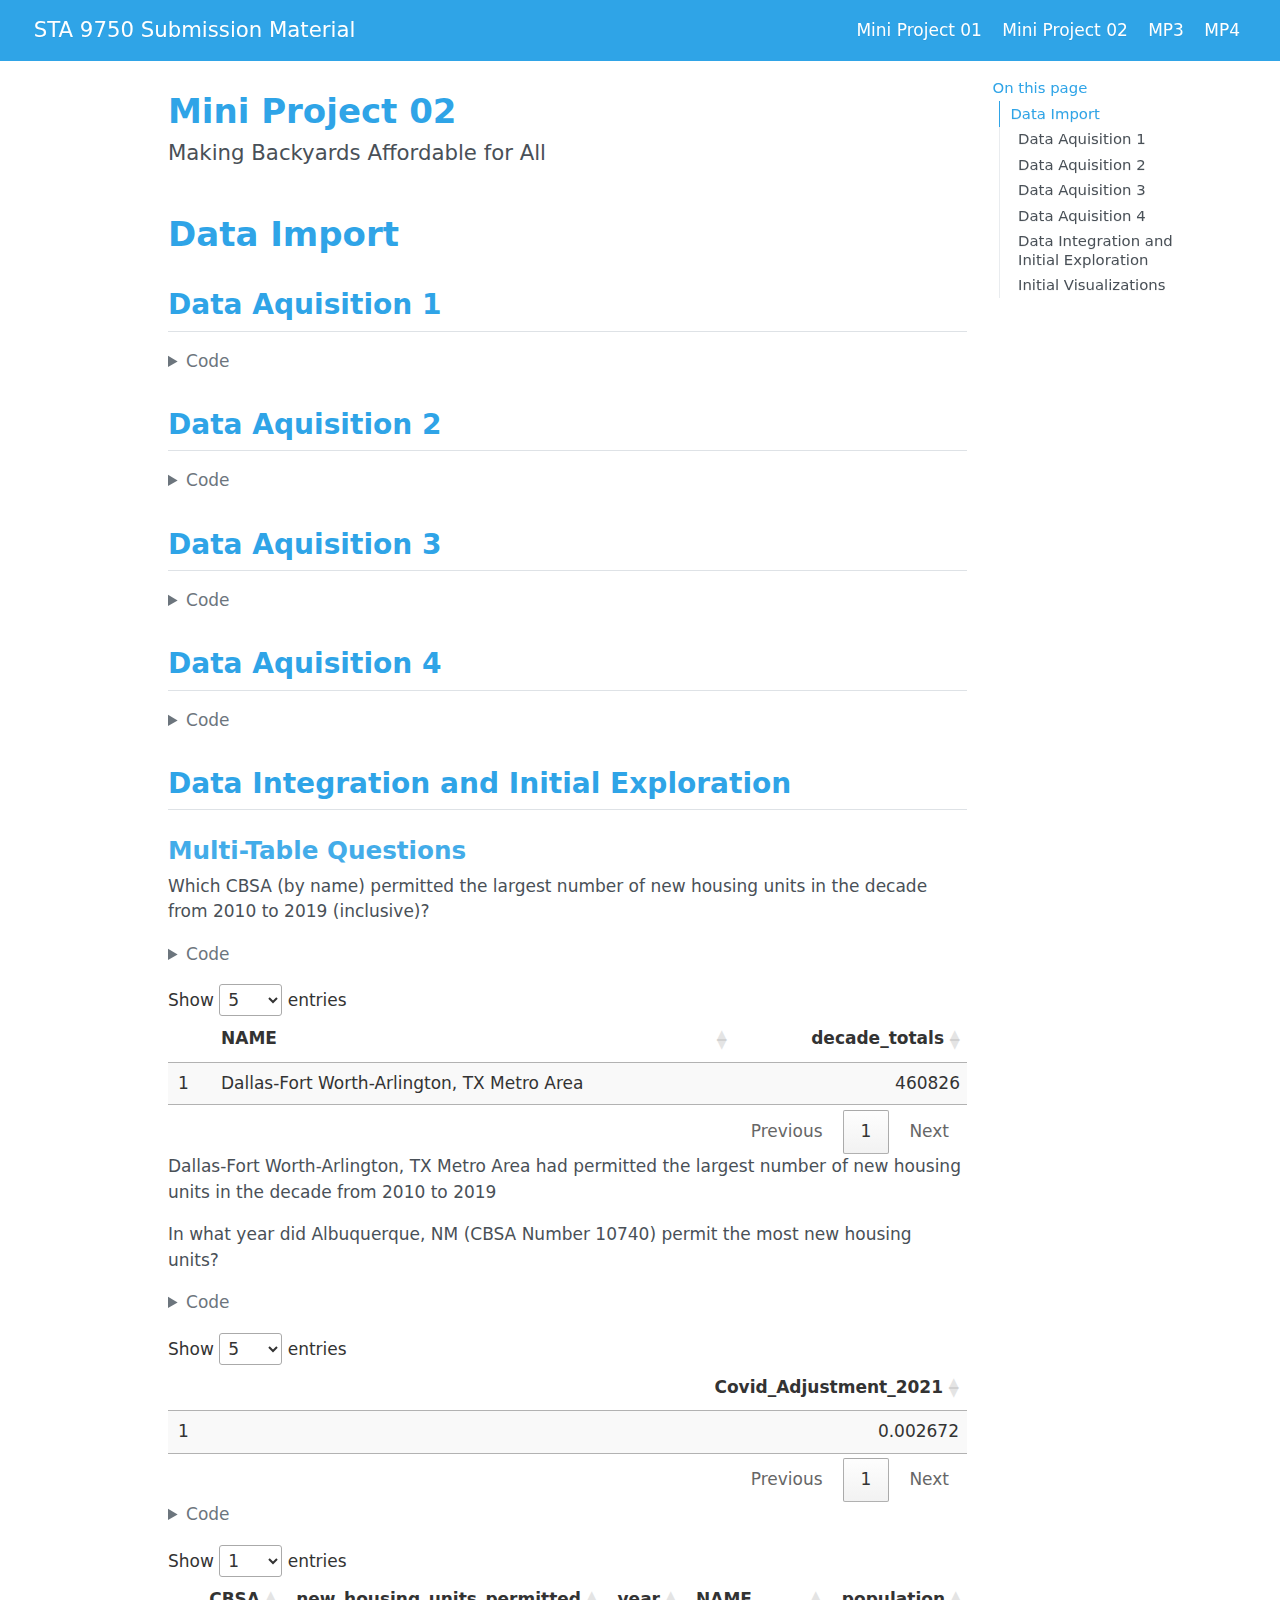
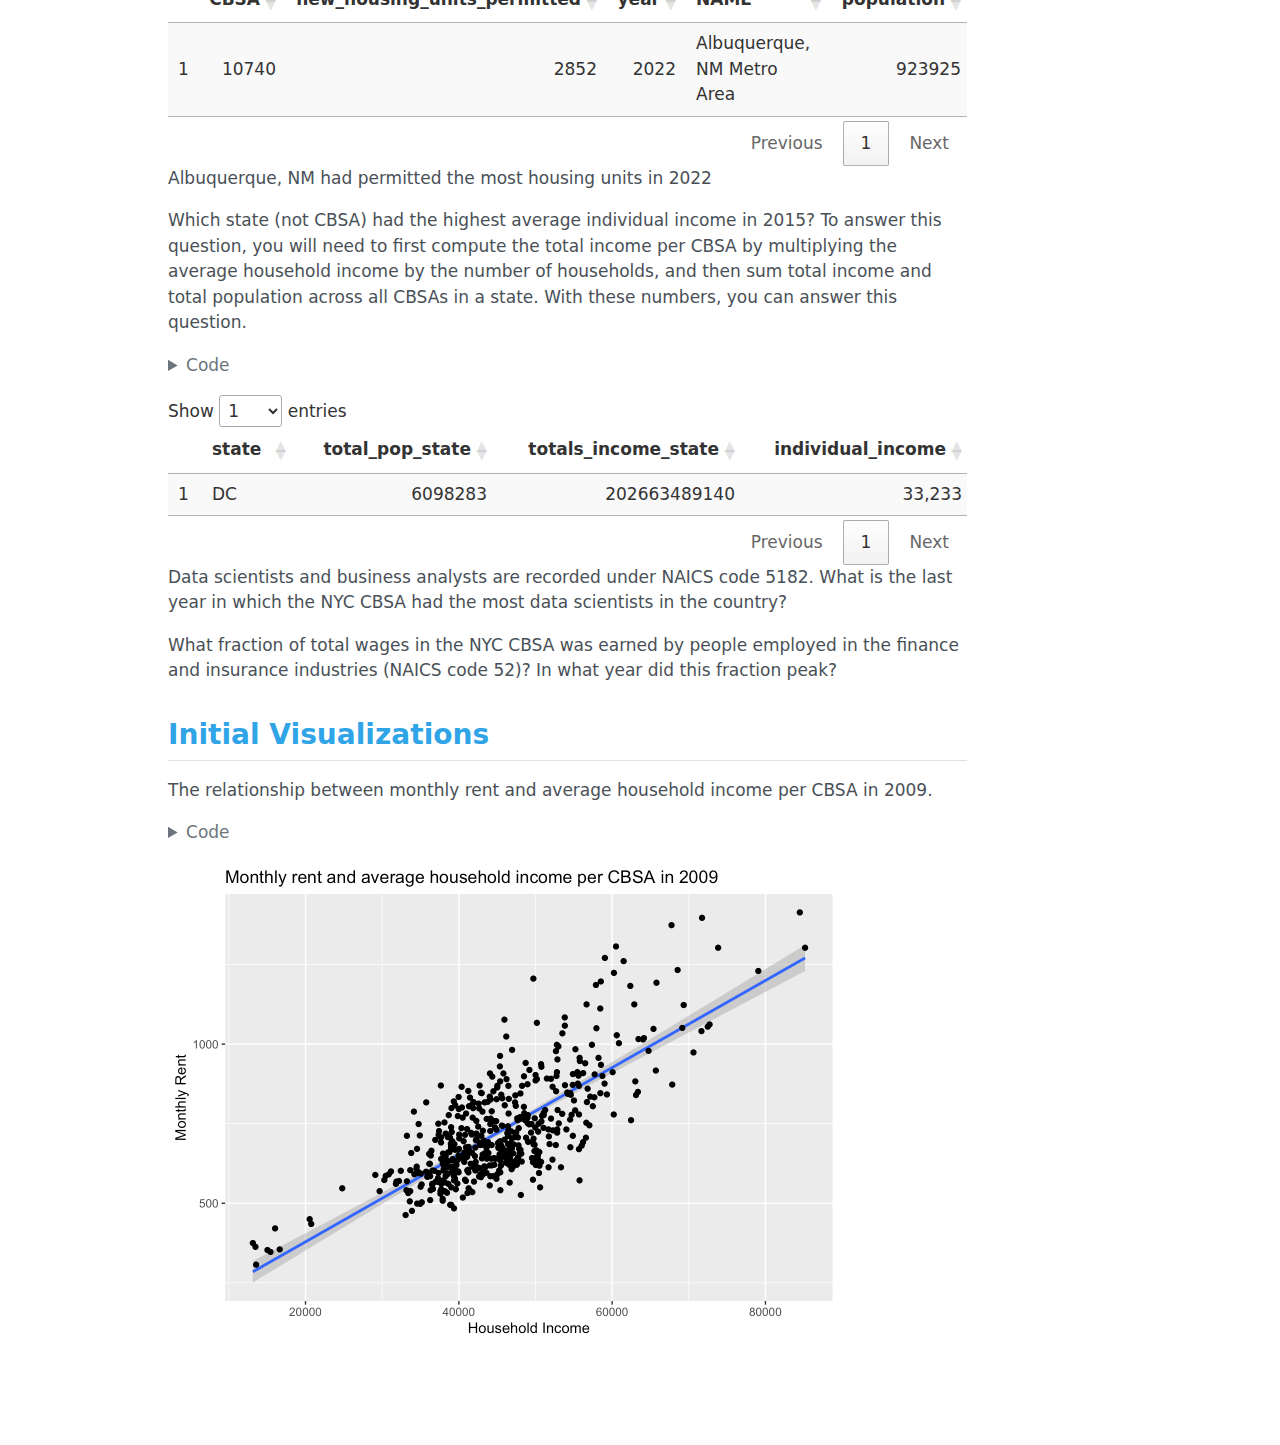
<file: docs/mp02.html>
<!DOCTYPE html>
<html xmlns="http://www.w3.org/1999/xhtml" lang="en" xml:lang="en"><head>

<meta charset="utf-8">
<meta name="generator" content="quarto-1.8.22">

<meta name="viewport" content="width=device-width, initial-scale=1.0, user-scalable=yes">


<title>Mini Project 02 – STA 9750 Submission Material</title>
<style>
code{white-space: pre-wrap;}
span.smallcaps{font-variant: small-caps;}
div.columns{display: flex; gap: min(4vw, 1.5em);}
div.column{flex: auto; overflow-x: auto;}
div.hanging-indent{margin-left: 1.5em; text-indent: -1.5em;}
ul.task-list{list-style: none;}
ul.task-list li input[type="checkbox"] {
  width: 0.8em;
  margin: 0 0.8em 0.2em -1em; /* quarto-specific, see https://github.com/quarto-dev/quarto-cli/issues/4556 */ 
  vertical-align: middle;
}
/* CSS for syntax highlighting */
html { -webkit-text-size-adjust: 100%; }
pre > code.sourceCode { white-space: pre; position: relative; }
pre > code.sourceCode > span { display: inline-block; line-height: 1.25; }
pre > code.sourceCode > span:empty { height: 1.2em; }
.sourceCode { overflow: visible; }
code.sourceCode > span { color: inherit; text-decoration: inherit; }
div.sourceCode { margin: 1em 0; }
pre.sourceCode { margin: 0; }
@media screen {
div.sourceCode { overflow: auto; }
}
@media print {
pre > code.sourceCode { white-space: pre-wrap; }
pre > code.sourceCode > span { text-indent: -5em; padding-left: 5em; }
}
pre.numberSource code
  { counter-reset: source-line 0; }
pre.numberSource code > span
  { position: relative; left: -4em; counter-increment: source-line; }
pre.numberSource code > span > a:first-child::before
  { content: counter(source-line);
    position: relative; left: -1em; text-align: right; vertical-align: baseline;
    border: none; display: inline-block;
    -webkit-touch-callout: none; -webkit-user-select: none;
    -khtml-user-select: none; -moz-user-select: none;
    -ms-user-select: none; user-select: none;
    padding: 0 4px; width: 4em;
  }
pre.numberSource { margin-left: 3em;  padding-left: 4px; }
div.sourceCode
  {   }
@media screen {
pre > code.sourceCode > span > a:first-child::before { text-decoration: underline; }
}
</style>


<script src="site_libs/quarto-nav/quarto-nav.js"></script>
<script src="site_libs/quarto-nav/headroom.min.js"></script>
<script src="site_libs/clipboard/clipboard.min.js"></script>
<script src="site_libs/quarto-search/autocomplete.umd.js"></script>
<script src="site_libs/quarto-search/fuse.min.js"></script>
<script src="site_libs/quarto-search/quarto-search.js"></script>
<meta name="quarto:offset" content="./">
<script src="site_libs/quarto-html/quarto.js" type="module"></script>
<script src="site_libs/quarto-html/tabsets/tabsets.js" type="module"></script>
<script src="site_libs/quarto-html/axe/axe-check.js" type="module"></script>
<script src="site_libs/quarto-html/popper.min.js"></script>
<script src="site_libs/quarto-html/tippy.umd.min.js"></script>
<script src="site_libs/quarto-html/anchor.min.js"></script>
<link href="site_libs/quarto-html/tippy.css" rel="stylesheet">
<link href="site_libs/quarto-html/quarto-syntax-highlighting-cd7454b418030687c631a6a7286fbe16.css" rel="stylesheet" id="quarto-text-highlighting-styles">
<script src="site_libs/bootstrap/bootstrap.min.js"></script>
<link href="site_libs/bootstrap/bootstrap-icons.css" rel="stylesheet">
<link href="site_libs/bootstrap/bootstrap-7ee73d549045f2333a4b48a3669514bd.min.css" rel="stylesheet" append-hash="true" id="quarto-bootstrap" data-mode="light">
<script id="quarto-search-options" type="application/json">{
  "location": "navbar",
  "copy-button": false,
  "collapse-after": 3,
  "panel-placement": "end",
  "type": "overlay",
  "limit": 50,
  "keyboard-shortcut": [
    "f",
    "/",
    "s"
  ],
  "show-item-context": false,
  "language": {
    "search-no-results-text": "No results",
    "search-matching-documents-text": "matching documents",
    "search-copy-link-title": "Copy link to search",
    "search-hide-matches-text": "Hide additional matches",
    "search-more-match-text": "more match in this document",
    "search-more-matches-text": "more matches in this document",
    "search-clear-button-title": "Clear",
    "search-text-placeholder": "",
    "search-detached-cancel-button-title": "Cancel",
    "search-submit-button-title": "Submit",
    "search-label": "Search"
  }
}</script>
<link href="site_libs/htmltools-fill-0.5.8.1/fill.css" rel="stylesheet">
<script src="site_libs/htmlwidgets-1.6.4/htmlwidgets.js"></script>
<link href="site_libs/datatables-css-0.0.0/datatables-crosstalk.css" rel="stylesheet">
<script src="site_libs/datatables-binding-0.34.0/datatables.js"></script>
<script src="site_libs/jquery-3.6.0/jquery-3.6.0.min.js"></script>
<link href="site_libs/dt-core-1.13.6/css/jquery.dataTables.min.css" rel="stylesheet">
<link href="site_libs/dt-core-1.13.6/css/jquery.dataTables.extra.css" rel="stylesheet">
<script src="site_libs/dt-core-1.13.6/js/jquery.dataTables.min.js"></script>
<link href="site_libs/crosstalk-1.2.2/css/crosstalk.min.css" rel="stylesheet">
<script src="site_libs/crosstalk-1.2.2/js/crosstalk.min.js"></script>


</head>

<body class="nav-fixed quarto-light">

<div id="quarto-search-results"></div>
  <header id="quarto-header" class="headroom fixed-top">
    <nav class="navbar navbar-expand-lg " data-bs-theme="dark">
      <div class="navbar-container container-fluid">
      <div class="navbar-brand-container mx-auto">
    <a href="./index.html" class="navbar-brand navbar-brand-logo">
    </a>
    <a class="navbar-brand" href="./index.html">
    <span class="navbar-title">STA 9750 Submission Material</span>
    </a>
  </div>
          <button class="navbar-toggler" type="button" data-bs-toggle="collapse" data-bs-target="#navbarCollapse" aria-controls="navbarCollapse" role="menu" aria-expanded="false" aria-label="Toggle navigation" onclick="if (window.quartoToggleHeadroom) { window.quartoToggleHeadroom(); }">
  <span class="navbar-toggler-icon"></span>
</button>
          <div class="collapse navbar-collapse" id="navbarCollapse">
            <ul class="navbar-nav navbar-nav-scroll ms-auto">
  <li class="nav-item">
    <a class="nav-link" href="././Mp1.html"> 
<span class="menu-text">Mini Project 01</span></a>
  </li>  
  <li class="nav-item">
    <a class="nav-link" href="././mp02.html"> 
<span class="menu-text">Mini Project 02</span></a>
  </li>  
  <li class="nav-item">
    <span class="nav-link">
<span class="menu-text">MP3</span>
    </span>
  </li>  
  <li class="nav-item">
    <span class="nav-link">
<span class="menu-text">MP4</span>
    </span>
  </li>  
</ul>
          </div> <!-- /navcollapse -->
            <div class="quarto-navbar-tools">
</div>
      </div> <!-- /container-fluid -->
    </nav>
</header>
<!-- content -->
<div id="quarto-content" class="quarto-container page-columns page-rows-contents page-layout-article page-navbar">
<!-- sidebar -->
<!-- margin-sidebar -->
    <div id="quarto-margin-sidebar" class="sidebar margin-sidebar">
        <nav id="TOC" role="doc-toc" class="toc-active">
    <h2 id="toc-title">On this page</h2>
   
  <ul>
  <li><a href="#data-import" id="toc-data-import" class="nav-link active" data-scroll-target="#data-import">Data Import</a>
  <ul>
  <li><a href="#data-aquisition-1" id="toc-data-aquisition-1" class="nav-link" data-scroll-target="#data-aquisition-1">Data Aquisition 1</a></li>
  <li><a href="#data-aquisition-2" id="toc-data-aquisition-2" class="nav-link" data-scroll-target="#data-aquisition-2">Data Aquisition 2</a></li>
  <li><a href="#data-aquisition-3" id="toc-data-aquisition-3" class="nav-link" data-scroll-target="#data-aquisition-3">Data Aquisition 3</a></li>
  <li><a href="#data-aquisition-4" id="toc-data-aquisition-4" class="nav-link" data-scroll-target="#data-aquisition-4">Data Aquisition 4</a></li>
  <li><a href="#data-integration-and-initial-exploration" id="toc-data-integration-and-initial-exploration" class="nav-link" data-scroll-target="#data-integration-and-initial-exploration">Data Integration and Initial Exploration</a>
  <ul>
  <li><a href="#multi-table-questions" id="toc-multi-table-questions" class="nav-link" data-scroll-target="#multi-table-questions">Multi-Table Questions</a></li>
  </ul></li>
  <li><a href="#initial-visualizations" id="toc-initial-visualizations" class="nav-link" data-scroll-target="#initial-visualizations">Initial Visualizations</a></li>
  </ul></li>
  </ul>
</nav>
    </div>
<!-- main -->
<main class="content" id="quarto-document-content">

<header id="title-block-header" class="quarto-title-block default">
<div class="quarto-title">
<h1 class="title">Mini Project 02</h1>
<p class="subtitle lead">Making Backyards Affordable for All</p>
</div>



<div class="quarto-title-meta">

    
  
    
  </div>
  


</header>


<section id="data-import" class="level1">
<h1>Data Import</h1>
<section id="data-aquisition-1" class="level2">
<h2 class="anchored" data-anchor-id="data-aquisition-1">Data Aquisition 1</h2>
<div class="cell">
<details class="code-fold">
<summary>Code</summary>
<div class="code-copy-outer-scaffold"><div class="sourceCode cell-code" id="cb1"><pre class="sourceCode r code-with-copy"><code class="sourceCode r"><span id="cb1-1"><a href="#cb1-1" aria-hidden="true" tabindex="-1"></a>  <span class="cf">if</span>(<span class="sc">!</span><span class="fu">dir.exists</span>(<span class="fu">file.path</span>(<span class="st">"data"</span>, <span class="st">"mp02"</span>))){</span>
<span id="cb1-2"><a href="#cb1-2" aria-hidden="true" tabindex="-1"></a>    <span class="fu">dir.create</span>(<span class="fu">file.path</span>(<span class="st">"data"</span>, <span class="st">"mp02"</span>), <span class="at">showWarnings=</span><span class="cn">FALSE</span>, <span class="at">recursive=</span><span class="cn">TRUE</span>)</span>
<span id="cb1-3"><a href="#cb1-3" aria-hidden="true" tabindex="-1"></a>}</span>
<span id="cb1-4"><a href="#cb1-4" aria-hidden="true" tabindex="-1"></a></span>
<span id="cb1-5"><a href="#cb1-5" aria-hidden="true" tabindex="-1"></a>library <span class="ot">&lt;-</span> <span class="cf">function</span>(pkg){</span>
<span id="cb1-6"><a href="#cb1-6" aria-hidden="true" tabindex="-1"></a>    <span class="do">## Mask base::library() to automatically install packages if needed</span></span>
<span id="cb1-7"><a href="#cb1-7" aria-hidden="true" tabindex="-1"></a>    <span class="do">## Masking is important here so downlit picks up packages and links</span></span>
<span id="cb1-8"><a href="#cb1-8" aria-hidden="true" tabindex="-1"></a>    <span class="do">## to documentation</span></span>
<span id="cb1-9"><a href="#cb1-9" aria-hidden="true" tabindex="-1"></a>    pkg <span class="ot">&lt;-</span> <span class="fu">as.character</span>(<span class="fu">substitute</span>(pkg))</span>
<span id="cb1-10"><a href="#cb1-10" aria-hidden="true" tabindex="-1"></a>    <span class="fu">options</span>(<span class="at">repos =</span> <span class="fu">c</span>(<span class="at">CRAN =</span> <span class="st">"https://cloud.r-project.org"</span>))</span>
<span id="cb1-11"><a href="#cb1-11" aria-hidden="true" tabindex="-1"></a>    <span class="cf">if</span>(<span class="sc">!</span><span class="fu">require</span>(pkg, <span class="at">character.only=</span><span class="cn">TRUE</span>, <span class="at">quietly=</span><span class="cn">TRUE</span>)) <span class="fu">install.packages</span>(pkg)</span>
<span id="cb1-12"><a href="#cb1-12" aria-hidden="true" tabindex="-1"></a>    <span class="fu">stopifnot</span>(<span class="fu">require</span>(pkg, <span class="at">character.only=</span><span class="cn">TRUE</span>, <span class="at">quietly=</span><span class="cn">TRUE</span>))</span>
<span id="cb1-13"><a href="#cb1-13" aria-hidden="true" tabindex="-1"></a>}</span>
<span id="cb1-14"><a href="#cb1-14" aria-hidden="true" tabindex="-1"></a></span>
<span id="cb1-15"><a href="#cb1-15" aria-hidden="true" tabindex="-1"></a><span class="fu">library</span>(tidyverse)</span>
<span id="cb1-16"><a href="#cb1-16" aria-hidden="true" tabindex="-1"></a><span class="fu">library</span>(glue)</span>
<span id="cb1-17"><a href="#cb1-17" aria-hidden="true" tabindex="-1"></a><span class="fu">library</span>(readxl)</span>
<span id="cb1-18"><a href="#cb1-18" aria-hidden="true" tabindex="-1"></a><span class="fu">library</span>(tidycensus)</span>
<span id="cb1-19"><a href="#cb1-19" aria-hidden="true" tabindex="-1"></a></span>
<span id="cb1-20"><a href="#cb1-20" aria-hidden="true" tabindex="-1"></a>get_acs_all_years <span class="ot">&lt;-</span> <span class="cf">function</span>(variable, <span class="at">geography=</span><span class="st">"cbsa"</span>,</span>
<span id="cb1-21"><a href="#cb1-21" aria-hidden="true" tabindex="-1"></a>                              <span class="at">start_year=</span><span class="dv">2009</span>, <span class="at">end_year=</span><span class="dv">2023</span>){</span>
<span id="cb1-22"><a href="#cb1-22" aria-hidden="true" tabindex="-1"></a>    fname <span class="ot">&lt;-</span> <span class="fu">glue</span>(<span class="st">"{variable}_{geography}_{start_year}_{end_year}.csv"</span>)</span>
<span id="cb1-23"><a href="#cb1-23" aria-hidden="true" tabindex="-1"></a>    fname <span class="ot">&lt;-</span> <span class="fu">file.path</span>(<span class="st">"data"</span>, <span class="st">"mp02"</span>, fname)</span>
<span id="cb1-24"><a href="#cb1-24" aria-hidden="true" tabindex="-1"></a>    </span>
<span id="cb1-25"><a href="#cb1-25" aria-hidden="true" tabindex="-1"></a>    <span class="cf">if</span>(<span class="sc">!</span><span class="fu">file.exists</span>(fname)){</span>
<span id="cb1-26"><a href="#cb1-26" aria-hidden="true" tabindex="-1"></a>        YEARS <span class="ot">&lt;-</span> <span class="fu">seq</span>(start_year, end_year)</span>
<span id="cb1-27"><a href="#cb1-27" aria-hidden="true" tabindex="-1"></a>        YEARS <span class="ot">&lt;-</span> YEARS[YEARS <span class="sc">!=</span> <span class="dv">2020</span>] <span class="co"># Drop 2020 - No survey (covid)</span></span>
<span id="cb1-28"><a href="#cb1-28" aria-hidden="true" tabindex="-1"></a>        </span>
<span id="cb1-29"><a href="#cb1-29" aria-hidden="true" tabindex="-1"></a>        ALL_DATA <span class="ot">&lt;-</span> <span class="fu">map</span>(YEARS, <span class="cf">function</span>(yy){</span>
<span id="cb1-30"><a href="#cb1-30" aria-hidden="true" tabindex="-1"></a>            tidycensus<span class="sc">::</span><span class="fu">get_acs</span>(geography, variable, <span class="at">year=</span>yy, <span class="at">survey=</span><span class="st">"acs1"</span>) <span class="sc">|&gt;</span></span>
<span id="cb1-31"><a href="#cb1-31" aria-hidden="true" tabindex="-1"></a>                <span class="fu">mutate</span>(<span class="at">year=</span>yy) <span class="sc">|&gt;</span></span>
<span id="cb1-32"><a href="#cb1-32" aria-hidden="true" tabindex="-1"></a>                <span class="fu">select</span>(<span class="sc">-</span>moe, <span class="sc">-</span>variable) <span class="sc">|&gt;</span></span>
<span id="cb1-33"><a href="#cb1-33" aria-hidden="true" tabindex="-1"></a>                <span class="fu">rename</span>(<span class="sc">!!</span><span class="at">variable :=</span> estimate)</span>
<span id="cb1-34"><a href="#cb1-34" aria-hidden="true" tabindex="-1"></a>        }) <span class="sc">|&gt;</span> <span class="fu">bind_rows</span>()</span>
<span id="cb1-35"><a href="#cb1-35" aria-hidden="true" tabindex="-1"></a>        </span>
<span id="cb1-36"><a href="#cb1-36" aria-hidden="true" tabindex="-1"></a>        <span class="fu">write_csv</span>(ALL_DATA, fname)</span>
<span id="cb1-37"><a href="#cb1-37" aria-hidden="true" tabindex="-1"></a>    }</span>
<span id="cb1-38"><a href="#cb1-38" aria-hidden="true" tabindex="-1"></a>    </span>
<span id="cb1-39"><a href="#cb1-39" aria-hidden="true" tabindex="-1"></a>    <span class="fu">read_csv</span>(fname, <span class="at">show_col_types=</span><span class="cn">FALSE</span>)</span>
<span id="cb1-40"><a href="#cb1-40" aria-hidden="true" tabindex="-1"></a>}</span>
<span id="cb1-41"><a href="#cb1-41" aria-hidden="true" tabindex="-1"></a></span>
<span id="cb1-42"><a href="#cb1-42" aria-hidden="true" tabindex="-1"></a><span class="co"># Household income (12 month)</span></span>
<span id="cb1-43"><a href="#cb1-43" aria-hidden="true" tabindex="-1"></a>INCOME <span class="ot">&lt;-</span> <span class="fu">get_acs_all_years</span>(<span class="st">"B19013_001"</span>) <span class="sc">|&gt;</span></span>
<span id="cb1-44"><a href="#cb1-44" aria-hidden="true" tabindex="-1"></a>    <span class="fu">rename</span>(<span class="at">household_income =</span> B19013_001)</span>
<span id="cb1-45"><a href="#cb1-45" aria-hidden="true" tabindex="-1"></a></span>
<span id="cb1-46"><a href="#cb1-46" aria-hidden="true" tabindex="-1"></a><span class="co"># Monthly rent</span></span>
<span id="cb1-47"><a href="#cb1-47" aria-hidden="true" tabindex="-1"></a>RENT <span class="ot">&lt;-</span> <span class="fu">get_acs_all_years</span>(<span class="st">"B25064_001"</span>) <span class="sc">|&gt;</span></span>
<span id="cb1-48"><a href="#cb1-48" aria-hidden="true" tabindex="-1"></a>    <span class="fu">rename</span>(<span class="at">monthly_rent =</span> B25064_001)</span>
<span id="cb1-49"><a href="#cb1-49" aria-hidden="true" tabindex="-1"></a></span>
<span id="cb1-50"><a href="#cb1-50" aria-hidden="true" tabindex="-1"></a><span class="co"># Total population</span></span>
<span id="cb1-51"><a href="#cb1-51" aria-hidden="true" tabindex="-1"></a>POPULATION <span class="ot">&lt;-</span> <span class="fu">get_acs_all_years</span>(<span class="st">"B01003_001"</span>) <span class="sc">|&gt;</span></span>
<span id="cb1-52"><a href="#cb1-52" aria-hidden="true" tabindex="-1"></a>    <span class="fu">rename</span>(<span class="at">population =</span> B01003_001)</span>
<span id="cb1-53"><a href="#cb1-53" aria-hidden="true" tabindex="-1"></a></span>
<span id="cb1-54"><a href="#cb1-54" aria-hidden="true" tabindex="-1"></a><span class="co"># Total number of households</span></span>
<span id="cb1-55"><a href="#cb1-55" aria-hidden="true" tabindex="-1"></a>HOUSEHOLDS <span class="ot">&lt;-</span> <span class="fu">get_acs_all_years</span>(<span class="st">"B11001_001"</span>) <span class="sc">|&gt;</span></span>
<span id="cb1-56"><a href="#cb1-56" aria-hidden="true" tabindex="-1"></a>    <span class="fu">rename</span>(<span class="at">households =</span> B11001_001)</span></code></pre></div><button title="Copy to Clipboard" class="code-copy-button"><i class="bi"></i></button></div>
</details>
</div>
</section>
<section id="data-aquisition-2" class="level2">
<h2 class="anchored" data-anchor-id="data-aquisition-2">Data Aquisition 2</h2>
<div class="cell">
<details class="code-fold">
<summary>Code</summary>
<div class="code-copy-outer-scaffold"><div class="sourceCode cell-code" id="cb2"><pre class="sourceCode r code-with-copy"><code class="sourceCode r"><span id="cb2-1"><a href="#cb2-1" aria-hidden="true" tabindex="-1"></a>get_building_permits <span class="ot">&lt;-</span> <span class="cf">function</span>(<span class="at">start_year =</span> <span class="dv">2009</span>, <span class="at">end_year =</span> <span class="dv">2023</span>){</span>
<span id="cb2-2"><a href="#cb2-2" aria-hidden="true" tabindex="-1"></a>    fname <span class="ot">&lt;-</span> <span class="fu">glue</span>(<span class="st">"housing_units_{start_year}_{end_year}.csv"</span>)</span>
<span id="cb2-3"><a href="#cb2-3" aria-hidden="true" tabindex="-1"></a>    fname <span class="ot">&lt;-</span> <span class="fu">file.path</span>(<span class="st">"data"</span>, <span class="st">"mp02"</span>, fname)</span>
<span id="cb2-4"><a href="#cb2-4" aria-hidden="true" tabindex="-1"></a>    </span>
<span id="cb2-5"><a href="#cb2-5" aria-hidden="true" tabindex="-1"></a>    <span class="cf">if</span>(<span class="sc">!</span><span class="fu">file.exists</span>(fname)){</span>
<span id="cb2-6"><a href="#cb2-6" aria-hidden="true" tabindex="-1"></a>        HISTORICAL_YEARS <span class="ot">&lt;-</span> <span class="fu">seq</span>(start_year, <span class="dv">2018</span>)</span>
<span id="cb2-7"><a href="#cb2-7" aria-hidden="true" tabindex="-1"></a>        </span>
<span id="cb2-8"><a href="#cb2-8" aria-hidden="true" tabindex="-1"></a>        HISTORICAL_DATA <span class="ot">&lt;-</span> <span class="fu">map</span>(HISTORICAL_YEARS, <span class="cf">function</span>(yy){</span>
<span id="cb2-9"><a href="#cb2-9" aria-hidden="true" tabindex="-1"></a>            historical_url <span class="ot">&lt;-</span> <span class="fu">glue</span>(<span class="st">"https://www.census.gov/construction/bps/txt/tb3u{yy}.txt"</span>)</span>
<span id="cb2-10"><a href="#cb2-10" aria-hidden="true" tabindex="-1"></a>                </span>
<span id="cb2-11"><a href="#cb2-11" aria-hidden="true" tabindex="-1"></a>            LINES <span class="ot">&lt;-</span> <span class="fu">readLines</span>(historical_url)[<span class="sc">-</span><span class="fu">c</span>(<span class="dv">1</span><span class="sc">:</span><span class="dv">11</span>)]</span>
<span id="cb2-12"><a href="#cb2-12" aria-hidden="true" tabindex="-1"></a></span>
<span id="cb2-13"><a href="#cb2-13" aria-hidden="true" tabindex="-1"></a>            CBSA_LINES <span class="ot">&lt;-</span> <span class="fu">str_detect</span>(LINES, <span class="st">"^[[:digit:]]"</span>)</span>
<span id="cb2-14"><a href="#cb2-14" aria-hidden="true" tabindex="-1"></a>            CBSA <span class="ot">&lt;-</span> <span class="fu">as.integer</span>(<span class="fu">str_sub</span>(LINES[CBSA_LINES], <span class="dv">5</span>, <span class="dv">10</span>))</span>
<span id="cb2-15"><a href="#cb2-15" aria-hidden="true" tabindex="-1"></a></span>
<span id="cb2-16"><a href="#cb2-16" aria-hidden="true" tabindex="-1"></a>            PERMIT_LINES <span class="ot">&lt;-</span> <span class="fu">str_detect</span>(<span class="fu">str_sub</span>(LINES, <span class="dv">48</span>, <span class="dv">53</span>), <span class="st">"[[:digit:]]"</span>)</span>
<span id="cb2-17"><a href="#cb2-17" aria-hidden="true" tabindex="-1"></a>            PERMITS <span class="ot">&lt;-</span> <span class="fu">as.integer</span>(<span class="fu">str_sub</span>(LINES[PERMIT_LINES], <span class="dv">48</span>, <span class="dv">53</span>))</span>
<span id="cb2-18"><a href="#cb2-18" aria-hidden="true" tabindex="-1"></a>            </span>
<span id="cb2-19"><a href="#cb2-19" aria-hidden="true" tabindex="-1"></a>            <span class="fu">data_frame</span>(<span class="at">CBSA =</span> CBSA,</span>
<span id="cb2-20"><a href="#cb2-20" aria-hidden="true" tabindex="-1"></a>                       <span class="at">new_housing_units_permitted =</span> PERMITS, </span>
<span id="cb2-21"><a href="#cb2-21" aria-hidden="true" tabindex="-1"></a>                       <span class="at">year =</span> yy)</span>
<span id="cb2-22"><a href="#cb2-22" aria-hidden="true" tabindex="-1"></a>        }) <span class="sc">|&gt;</span> <span class="fu">bind_rows</span>()</span>
<span id="cb2-23"><a href="#cb2-23" aria-hidden="true" tabindex="-1"></a>        </span>
<span id="cb2-24"><a href="#cb2-24" aria-hidden="true" tabindex="-1"></a>        CURRENT_YEARS <span class="ot">&lt;-</span> <span class="fu">seq</span>(<span class="dv">2019</span>, end_year)</span>
<span id="cb2-25"><a href="#cb2-25" aria-hidden="true" tabindex="-1"></a>        </span>
<span id="cb2-26"><a href="#cb2-26" aria-hidden="true" tabindex="-1"></a>        CURRENT_DATA <span class="ot">&lt;-</span> <span class="fu">map</span>(CURRENT_YEARS, <span class="cf">function</span>(yy){</span>
<span id="cb2-27"><a href="#cb2-27" aria-hidden="true" tabindex="-1"></a>            current_url <span class="ot">&lt;-</span> <span class="fu">glue</span>(<span class="st">"https://www.census.gov/construction/bps/xls/msaannual_{yy}99.xls"</span>)</span>
<span id="cb2-28"><a href="#cb2-28" aria-hidden="true" tabindex="-1"></a>            </span>
<span id="cb2-29"><a href="#cb2-29" aria-hidden="true" tabindex="-1"></a>            temp <span class="ot">&lt;-</span> <span class="fu">tempfile</span>()</span>
<span id="cb2-30"><a href="#cb2-30" aria-hidden="true" tabindex="-1"></a>            </span>
<span id="cb2-31"><a href="#cb2-31" aria-hidden="true" tabindex="-1"></a>            <span class="fu">download.file</span>(current_url, <span class="at">destfile =</span> temp, <span class="at">mode=</span><span class="st">"wb"</span>)</span>
<span id="cb2-32"><a href="#cb2-32" aria-hidden="true" tabindex="-1"></a>            </span>
<span id="cb2-33"><a href="#cb2-33" aria-hidden="true" tabindex="-1"></a>            fallback <span class="ot">&lt;-</span> <span class="cf">function</span>(.f1, .f2){</span>
<span id="cb2-34"><a href="#cb2-34" aria-hidden="true" tabindex="-1"></a>                <span class="cf">function</span>(...){</span>
<span id="cb2-35"><a href="#cb2-35" aria-hidden="true" tabindex="-1"></a>                    <span class="fu">tryCatch</span>(<span class="fu">.f1</span>(...), </span>
<span id="cb2-36"><a href="#cb2-36" aria-hidden="true" tabindex="-1"></a>                             <span class="at">error=</span><span class="cf">function</span>(e) <span class="fu">.f2</span>(...))</span>
<span id="cb2-37"><a href="#cb2-37" aria-hidden="true" tabindex="-1"></a>                }</span>
<span id="cb2-38"><a href="#cb2-38" aria-hidden="true" tabindex="-1"></a>            }</span>
<span id="cb2-39"><a href="#cb2-39" aria-hidden="true" tabindex="-1"></a>            </span>
<span id="cb2-40"><a href="#cb2-40" aria-hidden="true" tabindex="-1"></a>            reader <span class="ot">&lt;-</span> <span class="fu">fallback</span>(read_xlsx, read_xls)</span>
<span id="cb2-41"><a href="#cb2-41" aria-hidden="true" tabindex="-1"></a>            </span>
<span id="cb2-42"><a href="#cb2-42" aria-hidden="true" tabindex="-1"></a>            <span class="fu">reader</span>(temp, <span class="at">skip=</span><span class="dv">5</span>) <span class="sc">|&gt;</span></span>
<span id="cb2-43"><a href="#cb2-43" aria-hidden="true" tabindex="-1"></a>                <span class="fu">na.omit</span>() <span class="sc">|&gt;</span></span>
<span id="cb2-44"><a href="#cb2-44" aria-hidden="true" tabindex="-1"></a>                <span class="fu">select</span>(CBSA, Total) <span class="sc">|&gt;</span></span>
<span id="cb2-45"><a href="#cb2-45" aria-hidden="true" tabindex="-1"></a>                <span class="fu">mutate</span>(<span class="at">year =</span> yy) <span class="sc">|&gt;</span></span>
<span id="cb2-46"><a href="#cb2-46" aria-hidden="true" tabindex="-1"></a>                <span class="fu">rename</span>(<span class="at">new_housing_units_permitted =</span> Total)</span>
<span id="cb2-47"><a href="#cb2-47" aria-hidden="true" tabindex="-1"></a>        }) <span class="sc">|&gt;</span> <span class="fu">bind_rows</span>()</span>
<span id="cb2-48"><a href="#cb2-48" aria-hidden="true" tabindex="-1"></a>        </span>
<span id="cb2-49"><a href="#cb2-49" aria-hidden="true" tabindex="-1"></a>        ALL_DATA <span class="ot">&lt;-</span> <span class="fu">rbind</span>(HISTORICAL_DATA, CURRENT_DATA)</span>
<span id="cb2-50"><a href="#cb2-50" aria-hidden="true" tabindex="-1"></a>        </span>
<span id="cb2-51"><a href="#cb2-51" aria-hidden="true" tabindex="-1"></a>        <span class="fu">write_csv</span>(ALL_DATA, fname)</span>
<span id="cb2-52"><a href="#cb2-52" aria-hidden="true" tabindex="-1"></a>        </span>
<span id="cb2-53"><a href="#cb2-53" aria-hidden="true" tabindex="-1"></a>    }</span>
<span id="cb2-54"><a href="#cb2-54" aria-hidden="true" tabindex="-1"></a>    </span>
<span id="cb2-55"><a href="#cb2-55" aria-hidden="true" tabindex="-1"></a>    <span class="fu">read_csv</span>(fname, <span class="at">show_col_types=</span><span class="cn">FALSE</span>)</span>
<span id="cb2-56"><a href="#cb2-56" aria-hidden="true" tabindex="-1"></a>}</span>
<span id="cb2-57"><a href="#cb2-57" aria-hidden="true" tabindex="-1"></a></span>
<span id="cb2-58"><a href="#cb2-58" aria-hidden="true" tabindex="-1"></a>PERMITS <span class="ot">&lt;-</span> <span class="fu">get_building_permits</span>()</span></code></pre></div><button title="Copy to Clipboard" class="code-copy-button"><i class="bi"></i></button></div>
</details>
</div>
</section>
<section id="data-aquisition-3" class="level2">
<h2 class="anchored" data-anchor-id="data-aquisition-3">Data Aquisition 3</h2>
<div class="cell">
<details class="code-fold">
<summary>Code</summary>
<div class="code-copy-outer-scaffold"><div class="sourceCode cell-code" id="cb3"><pre class="sourceCode r code-with-copy"><code class="sourceCode r"><span id="cb3-1"><a href="#cb3-1" aria-hidden="true" tabindex="-1"></a><span class="fu">library</span>(httr2)</span>
<span id="cb3-2"><a href="#cb3-2" aria-hidden="true" tabindex="-1"></a><span class="fu">library</span>(rvest)</span>
<span id="cb3-3"><a href="#cb3-3" aria-hidden="true" tabindex="-1"></a>get_bls_industry_codes <span class="ot">&lt;-</span> <span class="cf">function</span>(){</span>
<span id="cb3-4"><a href="#cb3-4" aria-hidden="true" tabindex="-1"></a>    fname <span class="ot">&lt;-</span> <span class="fu">file.path</span>(<span class="st">"data"</span>, <span class="st">"mp02"</span>, <span class="st">"bls_industry_codes.csv"</span>)</span>
<span id="cb3-5"><a href="#cb3-5" aria-hidden="true" tabindex="-1"></a>    <span class="fu">library</span>(dplyr)</span>
<span id="cb3-6"><a href="#cb3-6" aria-hidden="true" tabindex="-1"></a>    <span class="fu">library</span>(tidyr)</span>
<span id="cb3-7"><a href="#cb3-7" aria-hidden="true" tabindex="-1"></a>    <span class="fu">library</span>(readr)</span>
<span id="cb3-8"><a href="#cb3-8" aria-hidden="true" tabindex="-1"></a>    </span>
<span id="cb3-9"><a href="#cb3-9" aria-hidden="true" tabindex="-1"></a>    <span class="cf">if</span>(<span class="sc">!</span><span class="fu">file.exists</span>(fname)){</span>
<span id="cb3-10"><a href="#cb3-10" aria-hidden="true" tabindex="-1"></a>        </span>
<span id="cb3-11"><a href="#cb3-11" aria-hidden="true" tabindex="-1"></a>        resp <span class="ot">&lt;-</span> <span class="fu">request</span>(<span class="st">"https://www.bls.gov"</span>) <span class="sc">|&gt;</span> </span>
<span id="cb3-12"><a href="#cb3-12" aria-hidden="true" tabindex="-1"></a>            <span class="fu">req_url_path</span>(<span class="st">"cew"</span>, <span class="st">"classifications"</span>, <span class="st">"industry"</span>, <span class="st">"industry-titles.htm"</span>) <span class="sc">|&gt;</span></span>
<span id="cb3-13"><a href="#cb3-13" aria-hidden="true" tabindex="-1"></a>            <span class="fu">req_headers</span>(<span class="st">`</span><span class="at">User-Agent</span><span class="st">`</span> <span class="ot">=</span> <span class="st">"Mozilla/5.0 (Macintosh; Intel Mac OS X 10.15; rv:143.0) Gecko/20100101 Firefox/143.0"</span>) <span class="sc">|&gt;</span> </span>
<span id="cb3-14"><a href="#cb3-14" aria-hidden="true" tabindex="-1"></a>            <span class="fu">req_error</span>(<span class="at">is_error =</span> \(resp) <span class="cn">FALSE</span>) <span class="sc">|&gt;</span></span>
<span id="cb3-15"><a href="#cb3-15" aria-hidden="true" tabindex="-1"></a>            <span class="fu">req_perform</span>()</span>
<span id="cb3-16"><a href="#cb3-16" aria-hidden="true" tabindex="-1"></a>        </span>
<span id="cb3-17"><a href="#cb3-17" aria-hidden="true" tabindex="-1"></a>        <span class="fu">resp_check_status</span>(resp)</span>
<span id="cb3-18"><a href="#cb3-18" aria-hidden="true" tabindex="-1"></a>        </span>
<span id="cb3-19"><a href="#cb3-19" aria-hidden="true" tabindex="-1"></a>        naics_table <span class="ot">&lt;-</span> <span class="fu">resp_body_html</span>(resp) <span class="sc">|&gt;</span></span>
<span id="cb3-20"><a href="#cb3-20" aria-hidden="true" tabindex="-1"></a>            <span class="fu">html_element</span>(<span class="st">"#naics_titles"</span>) <span class="sc">|&gt;</span> </span>
<span id="cb3-21"><a href="#cb3-21" aria-hidden="true" tabindex="-1"></a>            <span class="fu">html_table</span>() <span class="sc">|&gt;</span></span>
<span id="cb3-22"><a href="#cb3-22" aria-hidden="true" tabindex="-1"></a>            <span class="fu">mutate</span>(<span class="at">title =</span> <span class="fu">str_trim</span>(<span class="fu">str_remove</span>(<span class="fu">str_remove</span>(<span class="st">`</span><span class="at">Industry Title</span><span class="st">`</span>, Code), <span class="st">"NAICS"</span>))) <span class="sc">|&gt;</span></span>
<span id="cb3-23"><a href="#cb3-23" aria-hidden="true" tabindex="-1"></a>            <span class="fu">select</span>(<span class="sc">-</span><span class="st">`</span><span class="at">Industry Title</span><span class="st">`</span>) <span class="sc">|&gt;</span></span>
<span id="cb3-24"><a href="#cb3-24" aria-hidden="true" tabindex="-1"></a>            <span class="fu">mutate</span>(<span class="at">depth =</span> <span class="fu">if_else</span>(<span class="fu">nchar</span>(Code) <span class="sc">&lt;=</span> <span class="dv">5</span>, <span class="fu">nchar</span>(Code) <span class="sc">-</span> <span class="dv">1</span>, <span class="cn">NA</span>)) <span class="sc">|&gt;</span></span>
<span id="cb3-25"><a href="#cb3-25" aria-hidden="true" tabindex="-1"></a>            <span class="fu">filter</span>(<span class="sc">!</span><span class="fu">is.na</span>(depth))</span>
<span id="cb3-26"><a href="#cb3-26" aria-hidden="true" tabindex="-1"></a>        </span>
<span id="cb3-27"><a href="#cb3-27" aria-hidden="true" tabindex="-1"></a>        <span class="co"># These were looked up manually on bls.gov after finding </span></span>
<span id="cb3-28"><a href="#cb3-28" aria-hidden="true" tabindex="-1"></a>        <span class="co"># they were presented as ranges. Since there are only three</span></span>
<span id="cb3-29"><a href="#cb3-29" aria-hidden="true" tabindex="-1"></a>        <span class="co"># it was easier to manually handle than to special-case everything else</span></span>
<span id="cb3-30"><a href="#cb3-30" aria-hidden="true" tabindex="-1"></a>        naics_missing <span class="ot">&lt;-</span> tibble<span class="sc">::</span><span class="fu">tribble</span>(</span>
<span id="cb3-31"><a href="#cb3-31" aria-hidden="true" tabindex="-1"></a>            <span class="sc">~</span>Code, <span class="sc">~</span>title, <span class="sc">~</span>depth, </span>
<span id="cb3-32"><a href="#cb3-32" aria-hidden="true" tabindex="-1"></a>            <span class="st">"31"</span>, <span class="st">"Manufacturing"</span>, <span class="dv">1</span>,</span>
<span id="cb3-33"><a href="#cb3-33" aria-hidden="true" tabindex="-1"></a>            <span class="st">"32"</span>, <span class="st">"Manufacturing"</span>, <span class="dv">1</span>,</span>
<span id="cb3-34"><a href="#cb3-34" aria-hidden="true" tabindex="-1"></a>            <span class="st">"33"</span>, <span class="st">"Manufacturing"</span>, <span class="dv">1</span>,</span>
<span id="cb3-35"><a href="#cb3-35" aria-hidden="true" tabindex="-1"></a>            <span class="st">"44"</span>, <span class="st">"Retail"</span>, <span class="dv">1</span>, </span>
<span id="cb3-36"><a href="#cb3-36" aria-hidden="true" tabindex="-1"></a>            <span class="st">"45"</span>, <span class="st">"Retail"</span>, <span class="dv">1</span>,</span>
<span id="cb3-37"><a href="#cb3-37" aria-hidden="true" tabindex="-1"></a>            <span class="st">"48"</span>, <span class="st">"Transportation and Warehousing"</span>, <span class="dv">1</span>, </span>
<span id="cb3-38"><a href="#cb3-38" aria-hidden="true" tabindex="-1"></a>            <span class="st">"49"</span>, <span class="st">"Transportation and Warehousing"</span>, <span class="dv">1</span></span>
<span id="cb3-39"><a href="#cb3-39" aria-hidden="true" tabindex="-1"></a>        )</span>
<span id="cb3-40"><a href="#cb3-40" aria-hidden="true" tabindex="-1"></a>        </span>
<span id="cb3-41"><a href="#cb3-41" aria-hidden="true" tabindex="-1"></a>        naics_table <span class="ot">&lt;-</span> <span class="fu">bind_rows</span>(naics_table, naics_missing)</span>
<span id="cb3-42"><a href="#cb3-42" aria-hidden="true" tabindex="-1"></a>        </span>
<span id="cb3-43"><a href="#cb3-43" aria-hidden="true" tabindex="-1"></a>        naics_table <span class="ot">&lt;-</span> naics_table <span class="sc">|&gt;</span> </span>
<span id="cb3-44"><a href="#cb3-44" aria-hidden="true" tabindex="-1"></a>            <span class="fu">filter</span>(depth <span class="sc">==</span> <span class="dv">4</span>) <span class="sc">|&gt;</span> </span>
<span id="cb3-45"><a href="#cb3-45" aria-hidden="true" tabindex="-1"></a>            <span class="fu">rename</span>(<span class="at">level4_title=</span>title) <span class="sc">|&gt;</span> </span>
<span id="cb3-46"><a href="#cb3-46" aria-hidden="true" tabindex="-1"></a>            <span class="fu">mutate</span>(<span class="at">level1_code =</span> <span class="fu">str_sub</span>(Code, <span class="at">end=</span><span class="dv">2</span>), </span>
<span id="cb3-47"><a href="#cb3-47" aria-hidden="true" tabindex="-1"></a>                   <span class="at">level2_code =</span> <span class="fu">str_sub</span>(Code, <span class="at">end=</span><span class="dv">3</span>), </span>
<span id="cb3-48"><a href="#cb3-48" aria-hidden="true" tabindex="-1"></a>                   <span class="at">level3_code =</span> <span class="fu">str_sub</span>(Code, <span class="at">end=</span><span class="dv">4</span>)) <span class="sc">|&gt;</span></span>
<span id="cb3-49"><a href="#cb3-49" aria-hidden="true" tabindex="-1"></a>            <span class="fu">left_join</span>(naics_table, <span class="fu">join_by</span>(level1_code <span class="sc">==</span> Code)) <span class="sc">|&gt;</span></span>
<span id="cb3-50"><a href="#cb3-50" aria-hidden="true" tabindex="-1"></a>            <span class="fu">rename</span>(<span class="at">level1_title=</span>title) <span class="sc">|&gt;</span></span>
<span id="cb3-51"><a href="#cb3-51" aria-hidden="true" tabindex="-1"></a>            <span class="fu">left_join</span>(naics_table, <span class="fu">join_by</span>(level2_code <span class="sc">==</span> Code)) <span class="sc">|&gt;</span></span>
<span id="cb3-52"><a href="#cb3-52" aria-hidden="true" tabindex="-1"></a>            <span class="fu">rename</span>(<span class="at">level2_title=</span>title) <span class="sc">|&gt;</span></span>
<span id="cb3-53"><a href="#cb3-53" aria-hidden="true" tabindex="-1"></a>            <span class="fu">left_join</span>(naics_table, <span class="fu">join_by</span>(level3_code <span class="sc">==</span> Code)) <span class="sc">|&gt;</span></span>
<span id="cb3-54"><a href="#cb3-54" aria-hidden="true" tabindex="-1"></a>            <span class="fu">rename</span>(<span class="at">level3_title=</span>title) <span class="sc">|&gt;</span></span>
<span id="cb3-55"><a href="#cb3-55" aria-hidden="true" tabindex="-1"></a>            <span class="fu">select</span>(<span class="sc">-</span><span class="fu">starts_with</span>(<span class="st">"depth"</span>)) <span class="sc">|&gt;</span></span>
<span id="cb3-56"><a href="#cb3-56" aria-hidden="true" tabindex="-1"></a>            <span class="fu">rename</span>(<span class="at">level4_code =</span> Code) <span class="sc">|&gt;</span></span>
<span id="cb3-57"><a href="#cb3-57" aria-hidden="true" tabindex="-1"></a>            <span class="fu">select</span>(level1_title, level2_title, level3_title, level4_title, </span>
<span id="cb3-58"><a href="#cb3-58" aria-hidden="true" tabindex="-1"></a>                   level1_code,  level2_code,  level3_code,  level4_code) <span class="sc">|&gt;</span></span>
<span id="cb3-59"><a href="#cb3-59" aria-hidden="true" tabindex="-1"></a>            <span class="fu">drop_na</span>() <span class="sc">|&gt;</span></span>
<span id="cb3-60"><a href="#cb3-60" aria-hidden="true" tabindex="-1"></a>            <span class="fu">mutate</span>(<span class="fu">across</span>(<span class="fu">contains</span>(<span class="st">"code"</span>), as.integer))</span>
<span id="cb3-61"><a href="#cb3-61" aria-hidden="true" tabindex="-1"></a>        </span>
<span id="cb3-62"><a href="#cb3-62" aria-hidden="true" tabindex="-1"></a>        <span class="fu">write_csv</span>(naics_table, fname)</span>
<span id="cb3-63"><a href="#cb3-63" aria-hidden="true" tabindex="-1"></a>    }</span>
<span id="cb3-64"><a href="#cb3-64" aria-hidden="true" tabindex="-1"></a>    </span>
<span id="cb3-65"><a href="#cb3-65" aria-hidden="true" tabindex="-1"></a>    <span class="fu">read_csv</span>(fname, <span class="at">show_col_types=</span><span class="cn">FALSE</span>)</span>
<span id="cb3-66"><a href="#cb3-66" aria-hidden="true" tabindex="-1"></a>}</span>
<span id="cb3-67"><a href="#cb3-67" aria-hidden="true" tabindex="-1"></a></span>
<span id="cb3-68"><a href="#cb3-68" aria-hidden="true" tabindex="-1"></a>INDUSTRY_CODES <span class="ot">&lt;-</span> <span class="fu">get_bls_industry_codes</span>()</span></code></pre></div><button title="Copy to Clipboard" class="code-copy-button"><i class="bi"></i></button></div>
</details>
</div>
</section>
<section id="data-aquisition-4" class="level2">
<h2 class="anchored" data-anchor-id="data-aquisition-4">Data Aquisition 4</h2>
<div class="cell">
<details class="code-fold">
<summary>Code</summary>
<div class="code-copy-outer-scaffold"><div class="sourceCode cell-code" id="cb4"><pre class="sourceCode r code-with-copy"><code class="sourceCode r"><span id="cb4-1"><a href="#cb4-1" aria-hidden="true" tabindex="-1"></a><span class="fu">library</span>(httr2)</span>
<span id="cb4-2"><a href="#cb4-2" aria-hidden="true" tabindex="-1"></a><span class="fu">library</span>(rvest)</span>
<span id="cb4-3"><a href="#cb4-3" aria-hidden="true" tabindex="-1"></a>get_bls_qcew_annual_averages <span class="ot">&lt;-</span> <span class="cf">function</span>(<span class="at">start_year=</span><span class="dv">2009</span>, <span class="at">end_year=</span><span class="dv">2023</span>){</span>
<span id="cb4-4"><a href="#cb4-4" aria-hidden="true" tabindex="-1"></a>    fname <span class="ot">&lt;-</span> <span class="fu">glue</span>(<span class="st">"bls_qcew_{start_year}_{end_year}.csv.gz"</span>)</span>
<span id="cb4-5"><a href="#cb4-5" aria-hidden="true" tabindex="-1"></a>    fname <span class="ot">&lt;-</span> <span class="fu">file.path</span>(<span class="st">"data"</span>, <span class="st">"mp02"</span>, fname)</span>
<span id="cb4-6"><a href="#cb4-6" aria-hidden="true" tabindex="-1"></a>    </span>
<span id="cb4-7"><a href="#cb4-7" aria-hidden="true" tabindex="-1"></a>    YEARS <span class="ot">&lt;-</span> <span class="fu">seq</span>(start_year, end_year)</span>
<span id="cb4-8"><a href="#cb4-8" aria-hidden="true" tabindex="-1"></a>    YEARS <span class="ot">&lt;-</span> YEARS[YEARS <span class="sc">!=</span> <span class="dv">2020</span>] <span class="co"># Drop Covid year to match ACS</span></span>
<span id="cb4-9"><a href="#cb4-9" aria-hidden="true" tabindex="-1"></a>    </span>
<span id="cb4-10"><a href="#cb4-10" aria-hidden="true" tabindex="-1"></a>    <span class="cf">if</span>(<span class="sc">!</span><span class="fu">file.exists</span>(fname)){</span>
<span id="cb4-11"><a href="#cb4-11" aria-hidden="true" tabindex="-1"></a>        ALL_DATA <span class="ot">&lt;-</span> <span class="fu">map</span>(YEARS, <span class="at">.progress=</span><span class="cn">TRUE</span>, <span class="fu">possibly</span>(<span class="cf">function</span>(yy){</span>
<span id="cb4-12"><a href="#cb4-12" aria-hidden="true" tabindex="-1"></a>            fname_inner <span class="ot">&lt;-</span> <span class="fu">file.path</span>(<span class="st">"data"</span>, <span class="st">"mp02"</span>, <span class="fu">glue</span>(<span class="st">"{yy}_qcew_annual_singlefile.zip"</span>))</span>
<span id="cb4-13"><a href="#cb4-13" aria-hidden="true" tabindex="-1"></a>            </span>
<span id="cb4-14"><a href="#cb4-14" aria-hidden="true" tabindex="-1"></a>            <span class="cf">if</span>(<span class="sc">!</span><span class="fu">file.exists</span>(fname_inner)){</span>
<span id="cb4-15"><a href="#cb4-15" aria-hidden="true" tabindex="-1"></a>                <span class="fu">request</span>(<span class="st">"https://www.bls.gov"</span>) <span class="sc">|&gt;</span> </span>
<span id="cb4-16"><a href="#cb4-16" aria-hidden="true" tabindex="-1"></a>                    <span class="fu">req_url_path</span>(<span class="st">"cew"</span>, <span class="st">"data"</span>, <span class="st">"files"</span>, yy, <span class="st">"csv"</span>,</span>
<span id="cb4-17"><a href="#cb4-17" aria-hidden="true" tabindex="-1"></a>                                 <span class="fu">glue</span>(<span class="st">"{yy}_annual_singlefile.zip"</span>)) <span class="sc">|&gt;</span></span>
<span id="cb4-18"><a href="#cb4-18" aria-hidden="true" tabindex="-1"></a>                    <span class="fu">req_headers</span>(<span class="st">`</span><span class="at">User-Agent</span><span class="st">`</span> <span class="ot">=</span> <span class="st">"Mozilla/5.0 (Macintosh; Intel Mac OS X 10.15; rv:143.0) Gecko/20100101 Firefox/143.0"</span>) <span class="sc">|&gt;</span> </span>
<span id="cb4-19"><a href="#cb4-19" aria-hidden="true" tabindex="-1"></a>                    <span class="fu">req_retry</span>(<span class="at">max_tries=</span><span class="dv">5</span>) <span class="sc">|&gt;</span></span>
<span id="cb4-20"><a href="#cb4-20" aria-hidden="true" tabindex="-1"></a>                    <span class="fu">req_perform</span>(fname_inner)</span>
<span id="cb4-21"><a href="#cb4-21" aria-hidden="true" tabindex="-1"></a>            }</span>
<span id="cb4-22"><a href="#cb4-22" aria-hidden="true" tabindex="-1"></a>            </span>
<span id="cb4-23"><a href="#cb4-23" aria-hidden="true" tabindex="-1"></a>            <span class="cf">if</span>(<span class="fu">file.info</span>(fname_inner)<span class="sc">$</span>size <span class="sc">&lt;</span> <span class="fl">755e5</span>){</span>
<span id="cb4-24"><a href="#cb4-24" aria-hidden="true" tabindex="-1"></a>                <span class="fu">warning</span>(<span class="fu">sQuote</span>(fname_inner), <span class="st">"appears corrupted. Please delete and retry this step."</span>)</span>
<span id="cb4-25"><a href="#cb4-25" aria-hidden="true" tabindex="-1"></a>            }</span>
<span id="cb4-26"><a href="#cb4-26" aria-hidden="true" tabindex="-1"></a>            </span>
<span id="cb4-27"><a href="#cb4-27" aria-hidden="true" tabindex="-1"></a>            <span class="fu">read_csv</span>(fname_inner, </span>
<span id="cb4-28"><a href="#cb4-28" aria-hidden="true" tabindex="-1"></a>                     <span class="at">show_col_types=</span><span class="cn">FALSE</span>) <span class="sc">|&gt;</span> </span>
<span id="cb4-29"><a href="#cb4-29" aria-hidden="true" tabindex="-1"></a>                <span class="fu">mutate</span>(<span class="at">YEAR =</span> yy) <span class="sc">|&gt;</span></span>
<span id="cb4-30"><a href="#cb4-30" aria-hidden="true" tabindex="-1"></a>                <span class="fu">select</span>(area_fips, </span>
<span id="cb4-31"><a href="#cb4-31" aria-hidden="true" tabindex="-1"></a>                       industry_code, </span>
<span id="cb4-32"><a href="#cb4-32" aria-hidden="true" tabindex="-1"></a>                       annual_avg_emplvl, </span>
<span id="cb4-33"><a href="#cb4-33" aria-hidden="true" tabindex="-1"></a>                       total_annual_wages, </span>
<span id="cb4-34"><a href="#cb4-34" aria-hidden="true" tabindex="-1"></a>                       YEAR) <span class="sc">|&gt;</span></span>
<span id="cb4-35"><a href="#cb4-35" aria-hidden="true" tabindex="-1"></a>                <span class="fu">filter</span>(<span class="fu">nchar</span>(industry_code) <span class="sc">&lt;=</span> <span class="dv">5</span>, </span>
<span id="cb4-36"><a href="#cb4-36" aria-hidden="true" tabindex="-1"></a>                       <span class="fu">str_starts</span>(area_fips, <span class="st">"C"</span>)) <span class="sc">|&gt;</span></span>
<span id="cb4-37"><a href="#cb4-37" aria-hidden="true" tabindex="-1"></a>                <span class="fu">filter</span>(<span class="fu">str_detect</span>(industry_code, <span class="st">"-"</span>, <span class="at">negate=</span><span class="cn">TRUE</span>)) <span class="sc">|&gt;</span></span>
<span id="cb4-38"><a href="#cb4-38" aria-hidden="true" tabindex="-1"></a>                <span class="fu">mutate</span>(<span class="at">FIPS =</span> area_fips, </span>
<span id="cb4-39"><a href="#cb4-39" aria-hidden="true" tabindex="-1"></a>                       <span class="at">INDUSTRY =</span> <span class="fu">as.integer</span>(industry_code), </span>
<span id="cb4-40"><a href="#cb4-40" aria-hidden="true" tabindex="-1"></a>                       <span class="at">EMPLOYMENT =</span> <span class="fu">as.integer</span>(annual_avg_emplvl), </span>
<span id="cb4-41"><a href="#cb4-41" aria-hidden="true" tabindex="-1"></a>                       <span class="at">TOTAL_WAGES =</span> total_annual_wages) <span class="sc">|&gt;</span></span>
<span id="cb4-42"><a href="#cb4-42" aria-hidden="true" tabindex="-1"></a>                <span class="fu">select</span>(<span class="sc">-</span>area_fips, </span>
<span id="cb4-43"><a href="#cb4-43" aria-hidden="true" tabindex="-1"></a>                       <span class="sc">-</span>industry_code, </span>
<span id="cb4-44"><a href="#cb4-44" aria-hidden="true" tabindex="-1"></a>                       <span class="sc">-</span>annual_avg_emplvl, </span>
<span id="cb4-45"><a href="#cb4-45" aria-hidden="true" tabindex="-1"></a>                       <span class="sc">-</span>total_annual_wages) <span class="sc">|&gt;</span></span>
<span id="cb4-46"><a href="#cb4-46" aria-hidden="true" tabindex="-1"></a>                <span class="co"># 10 is a special value: "all industries" , so omit</span></span>
<span id="cb4-47"><a href="#cb4-47" aria-hidden="true" tabindex="-1"></a>                <span class="fu">filter</span>(INDUSTRY <span class="sc">!=</span> <span class="dv">10</span>) <span class="sc">|&gt;</span> </span>
<span id="cb4-48"><a href="#cb4-48" aria-hidden="true" tabindex="-1"></a>                <span class="fu">mutate</span>(<span class="at">AVG_WAGE =</span> TOTAL_WAGES <span class="sc">/</span> EMPLOYMENT)</span>
<span id="cb4-49"><a href="#cb4-49" aria-hidden="true" tabindex="-1"></a>        })) <span class="sc">|&gt;</span> <span class="fu">bind_rows</span>()</span>
<span id="cb4-50"><a href="#cb4-50" aria-hidden="true" tabindex="-1"></a>        </span>
<span id="cb4-51"><a href="#cb4-51" aria-hidden="true" tabindex="-1"></a>        <span class="fu">write_csv</span>(ALL_DATA, fname)</span>
<span id="cb4-52"><a href="#cb4-52" aria-hidden="true" tabindex="-1"></a>    }</span>
<span id="cb4-53"><a href="#cb4-53" aria-hidden="true" tabindex="-1"></a>    </span>
<span id="cb4-54"><a href="#cb4-54" aria-hidden="true" tabindex="-1"></a>    ALL_DATA <span class="ot">&lt;-</span> <span class="fu">read_csv</span>(fname, <span class="at">show_col_types=</span><span class="cn">FALSE</span>)</span>
<span id="cb4-55"><a href="#cb4-55" aria-hidden="true" tabindex="-1"></a>    </span>
<span id="cb4-56"><a href="#cb4-56" aria-hidden="true" tabindex="-1"></a>    ALL_DATA_YEARS <span class="ot">&lt;-</span> <span class="fu">unique</span>(ALL_DATA<span class="sc">$</span>YEAR)</span>
<span id="cb4-57"><a href="#cb4-57" aria-hidden="true" tabindex="-1"></a>    </span>
<span id="cb4-58"><a href="#cb4-58" aria-hidden="true" tabindex="-1"></a>    YEARS_DIFF <span class="ot">&lt;-</span> <span class="fu">setdiff</span>(YEARS, ALL_DATA_YEARS)</span>
<span id="cb4-59"><a href="#cb4-59" aria-hidden="true" tabindex="-1"></a>    </span>
<span id="cb4-60"><a href="#cb4-60" aria-hidden="true" tabindex="-1"></a>    <span class="cf">if</span>(<span class="fu">length</span>(YEARS_DIFF) <span class="sc">&gt;</span> <span class="dv">0</span>){</span>
<span id="cb4-61"><a href="#cb4-61" aria-hidden="true" tabindex="-1"></a>        <span class="fu">stop</span>(<span class="st">"Download failed for the following years: "</span>, YEARS_DIFF, </span>
<span id="cb4-62"><a href="#cb4-62" aria-hidden="true" tabindex="-1"></a>             <span class="st">". Please delete intermediate files and try again."</span>)</span>
<span id="cb4-63"><a href="#cb4-63" aria-hidden="true" tabindex="-1"></a>    }</span>
<span id="cb4-64"><a href="#cb4-64" aria-hidden="true" tabindex="-1"></a>    </span>
<span id="cb4-65"><a href="#cb4-65" aria-hidden="true" tabindex="-1"></a>    ALL_DATA</span>
<span id="cb4-66"><a href="#cb4-66" aria-hidden="true" tabindex="-1"></a>}</span>
<span id="cb4-67"><a href="#cb4-67" aria-hidden="true" tabindex="-1"></a></span>
<span id="cb4-68"><a href="#cb4-68" aria-hidden="true" tabindex="-1"></a>WAGES <span class="ot">&lt;-</span> <span class="fu">get_bls_qcew_annual_averages</span>()</span></code></pre></div><button title="Copy to Clipboard" class="code-copy-button"><i class="bi"></i></button></div>
</details>
</div>
</section>
<section id="data-integration-and-initial-exploration" class="level2">
<h2 class="anchored" data-anchor-id="data-integration-and-initial-exploration">Data Integration and Initial Exploration</h2>
<section id="multi-table-questions" class="level3">
<h3 class="anchored" data-anchor-id="multi-table-questions">Multi-Table Questions</h3>
<p>Which CBSA (by name) permitted the largest number of new housing units in the decade from 2010 to 2019 (inclusive)?</p>
<div class="cell">
<details class="code-fold">
<summary>Code</summary>
<div class="code-copy-outer-scaffold"><div class="sourceCode cell-code" id="cb5"><pre class="sourceCode r code-with-copy"><code class="sourceCode r"><span id="cb5-1"><a href="#cb5-1" aria-hidden="true" tabindex="-1"></a><span class="cf">if</span>(<span class="sc">!</span><span class="fu">require</span>(<span class="st">"DT"</span>)) <span class="fu">install.packages</span>(<span class="st">"DT"</span>) </span>
<span id="cb5-2"><a href="#cb5-2" aria-hidden="true" tabindex="-1"></a><span class="fu">library</span>(DT)</span>
<span id="cb5-3"><a href="#cb5-3" aria-hidden="true" tabindex="-1"></a></span>
<span id="cb5-4"><a href="#cb5-4" aria-hidden="true" tabindex="-1"></a>PERMITS <span class="sc">|&gt;</span></span>
<span id="cb5-5"><a href="#cb5-5" aria-hidden="true" tabindex="-1"></a>    <span class="fu">select</span>(CBSA,new_housing_units_permitted,year)<span class="sc">|&gt;</span></span>
<span id="cb5-6"><a href="#cb5-6" aria-hidden="true" tabindex="-1"></a>    <span class="fu">filter</span>(year <span class="sc">%in%</span> <span class="fu">c</span>(<span class="dv">2010</span><span class="sc">:</span><span class="dv">2019</span>)) <span class="sc">|&gt;</span></span>
<span id="cb5-7"><a href="#cb5-7" aria-hidden="true" tabindex="-1"></a>    <span class="fu">inner_join</span>(POPULATION, <span class="fu">join_by</span>(CBSA <span class="sc">==</span> GEOID, year <span class="sc">==</span> year)) <span class="sc">|&gt;</span></span>
<span id="cb5-8"><a href="#cb5-8" aria-hidden="true" tabindex="-1"></a>    <span class="fu">group_by</span>(NAME) <span class="sc">|&gt;</span></span>
<span id="cb5-9"><a href="#cb5-9" aria-hidden="true" tabindex="-1"></a>    <span class="fu">summarize</span>(<span class="at">decade_totals =</span> <span class="fu">sum</span>(new_housing_units_permitted)) <span class="sc">|&gt;</span></span>
<span id="cb5-10"><a href="#cb5-10" aria-hidden="true" tabindex="-1"></a>    <span class="fu">slice_max</span>(<span class="at">order_by =</span> decade_totals, <span class="at">n =</span> <span class="dv">1</span>) <span class="sc">|&gt;</span></span>
<span id="cb5-11"><a href="#cb5-11" aria-hidden="true" tabindex="-1"></a>    <span class="fu">datatable</span>(<span class="at">options =</span> <span class="fu">list</span>(<span class="at">searching =</span> <span class="cn">FALSE</span>, <span class="at">info =</span> <span class="cn">FALSE</span>,  <span class="at">pageLength =</span> <span class="dv">5</span>,</span>
<span id="cb5-12"><a href="#cb5-12" aria-hidden="true" tabindex="-1"></a>                             <span class="at">autoWidth =</span> <span class="cn">TRUE</span>))</span></code></pre></div><button title="Copy to Clipboard" class="code-copy-button"><i class="bi"></i></button></div>
</details>
<div class="cell-output-display">
<div class="datatables html-widget html-fill-item" id="htmlwidget-f0db753d8fd1e7a92a66" style="width:100%;height:auto;"></div>
<script type="application/json" data-for="htmlwidget-f0db753d8fd1e7a92a66">{"x":{"filter":"none","vertical":false,"data":[["1"],["Dallas-Fort Worth-Arlington, TX Metro Area"],[460826]],"container":"<table class=\"display\">\n  <thead>\n    <tr>\n      <th> <\/th>\n      <th>NAME<\/th>\n      <th>decade_totals<\/th>\n    <\/tr>\n  <\/thead>\n<\/table>","options":{"searching":false,"info":false,"pageLength":5,"autoWidth":true,"columnDefs":[{"className":"dt-right","targets":2},{"orderable":false,"targets":0},{"name":" ","targets":0},{"name":"NAME","targets":1},{"name":"decade_totals","targets":2}],"order":[],"orderClasses":false,"lengthMenu":[5,10,25,50,100]}},"evals":[],"jsHooks":[]}</script>
</div>
</div>
<p>Dallas-Fort Worth-Arlington, TX Metro Area had permitted the largest number of new housing units in the decade from 2010 to 2019</p>
<p>In what year did Albuquerque, NM (CBSA Number 10740) permit the most new housing units?</p>
<div class="cell">
<details class="code-fold">
<summary>Code</summary>
<div class="code-copy-outer-scaffold"><div class="sourceCode cell-code" id="cb6"><pre class="sourceCode r code-with-copy"><code class="sourceCode r"><span id="cb6-1"><a href="#cb6-1" aria-hidden="true" tabindex="-1"></a>PERMITS <span class="sc">|&gt;</span> </span>
<span id="cb6-2"><a href="#cb6-2" aria-hidden="true" tabindex="-1"></a>      <span class="fu">select</span>(CBSA, new_housing_units_permitted, year) <span class="sc">|&gt;</span></span>
<span id="cb6-3"><a href="#cb6-3" aria-hidden="true" tabindex="-1"></a>      <span class="fu">filter</span>(CBSA <span class="sc">==</span> <span class="st">"10740"</span>) <span class="sc">|&gt;</span></span>
<span id="cb6-4"><a href="#cb6-4" aria-hidden="true" tabindex="-1"></a>      <span class="fu">inner_join</span>(POPULATION, <span class="fu">join_by</span>(CBSA <span class="sc">==</span> GEOID, year <span class="sc">==</span> year)) <span class="sc">|&gt;</span></span>
<span id="cb6-5"><a href="#cb6-5" aria-hidden="true" tabindex="-1"></a>      <span class="fu">mutate</span>(<span class="at">covid_adjustment_rate =</span> new_housing_units_permitted <span class="sc">/</span> population) <span class="sc">|&gt;</span></span>
<span id="cb6-6"><a href="#cb6-6" aria-hidden="true" tabindex="-1"></a>      <span class="fu">filter</span>(year <span class="sc">%in%</span> <span class="fu">c</span>(<span class="dv">2017</span>, <span class="dv">2018</span>, <span class="dv">2019</span>, <span class="dv">2022</span>, <span class="dv">2023</span>)) <span class="sc">|&gt;</span></span>
<span id="cb6-7"><a href="#cb6-7" aria-hidden="true" tabindex="-1"></a>      <span class="fu">summarize</span>(<span class="at">Covid_Adjustment_2021 =</span> <span class="fu">mean</span>(covid_adjustment_rate, <span class="at">na.rm =</span> <span class="cn">TRUE</span>))<span class="sc">|&gt;</span></span>
<span id="cb6-8"><a href="#cb6-8" aria-hidden="true" tabindex="-1"></a>      <span class="fu">datatable</span>(<span class="at">options =</span> <span class="fu">list</span>(<span class="at">searching =</span> <span class="cn">FALSE</span>, <span class="at">info =</span> <span class="cn">FALSE</span>,  <span class="at">pageLength =</span> <span class="dv">5</span>,</span>
<span id="cb6-9"><a href="#cb6-9" aria-hidden="true" tabindex="-1"></a>      <span class="at">autoWidth =</span> <span class="cn">TRUE</span>)) <span class="sc">|&gt;</span></span>
<span id="cb6-10"><a href="#cb6-10" aria-hidden="true" tabindex="-1"></a>      <span class="fu">formatRound</span>(<span class="at">columns =</span> <span class="fu">c</span>(<span class="st">"Covid_Adjustment_2021"</span>), <span class="at">digits =</span> <span class="dv">6</span>)</span></code></pre></div><button title="Copy to Clipboard" class="code-copy-button"><i class="bi"></i></button></div>
</details>
<div class="cell-output-display">
<div class="datatables html-widget html-fill-item" id="htmlwidget-3b4d6f4952e57fbe1d3e" style="width:100%;height:auto;"></div>
<script type="application/json" data-for="htmlwidget-3b4d6f4952e57fbe1d3e">{"x":{"filter":"none","vertical":false,"data":[["1"],[0.002671895944833159]],"container":"<table class=\"display\">\n  <thead>\n    <tr>\n      <th> <\/th>\n      <th>Covid_Adjustment_2021<\/th>\n    <\/tr>\n  <\/thead>\n<\/table>","options":{"searching":false,"info":false,"pageLength":5,"autoWidth":true,"columnDefs":[{"targets":1,"render":"function(data, type, row, meta) {\n    return type !== 'display' ? data : DTWidget.formatRound(data, 6, 3, \",\", \".\", null);\n  }"},{"className":"dt-right","targets":1},{"orderable":false,"targets":0},{"name":" ","targets":0},{"name":"Covid_Adjustment_2021","targets":1}],"order":[],"orderClasses":false,"lengthMenu":[5,10,25,50,100]}},"evals":["options.columnDefs.0.render"],"jsHooks":[]}</script>
</div>
<details class="code-fold">
<summary>Code</summary>
<div class="code-copy-outer-scaffold"><div class="sourceCode cell-code" id="cb7"><pre class="sourceCode r code-with-copy"><code class="sourceCode r"><span id="cb7-1"><a href="#cb7-1" aria-hidden="true" tabindex="-1"></a>      PERMITS <span class="sc">|&gt;</span> </span>
<span id="cb7-2"><a href="#cb7-2" aria-hidden="true" tabindex="-1"></a>      <span class="fu">select</span>(CBSA, new_housing_units_permitted, year) <span class="sc">|&gt;</span></span>
<span id="cb7-3"><a href="#cb7-3" aria-hidden="true" tabindex="-1"></a>      <span class="fu">filter</span>(CBSA <span class="sc">==</span> <span class="st">"10740"</span>) <span class="sc">|&gt;</span></span>
<span id="cb7-4"><a href="#cb7-4" aria-hidden="true" tabindex="-1"></a>      <span class="fu">inner_join</span>(POPULATION, <span class="fu">join_by</span>(CBSA <span class="sc">==</span> GEOID, year <span class="sc">==</span> year)) <span class="sc">|&gt;</span></span>
<span id="cb7-5"><a href="#cb7-5" aria-hidden="true" tabindex="-1"></a>      <span class="fu">mutate</span>(<span class="at">new_housing_units_permitted =</span> <span class="fu">if_else</span>(year <span class="sc">==</span> <span class="dv">2021</span>, <span class="dv">2459</span>, new_housing_units_permitted))<span class="sc">|&gt;</span></span>
<span id="cb7-6"><a href="#cb7-6" aria-hidden="true" tabindex="-1"></a>      <span class="fu">slice_max</span>(new_housing_units_permitted) <span class="sc">|&gt;</span></span>
<span id="cb7-7"><a href="#cb7-7" aria-hidden="true" tabindex="-1"></a>      <span class="fu">datatable</span>(<span class="at">options =</span> <span class="fu">list</span>(<span class="at">searching =</span> <span class="cn">FALSE</span>, <span class="at">info =</span> <span class="cn">FALSE</span>,  <span class="at">pageLength =</span> <span class="dv">1</span>,</span>
<span id="cb7-8"><a href="#cb7-8" aria-hidden="true" tabindex="-1"></a>                             <span class="at">autoWidth =</span> <span class="cn">TRUE</span>))</span></code></pre></div><button title="Copy to Clipboard" class="code-copy-button"><i class="bi"></i></button></div>
</details>
<div class="cell-output-display">
<div class="datatables html-widget html-fill-item" id="htmlwidget-c9d8b35e5af6863fcfd1" style="width:100%;height:auto;"></div>
<script type="application/json" data-for="htmlwidget-c9d8b35e5af6863fcfd1">{"x":{"filter":"none","vertical":false,"data":[["1"],[10740],[2852],[2022],["Albuquerque, NM Metro Area"],[923925]],"container":"<table class=\"display\">\n  <thead>\n    <tr>\n      <th> <\/th>\n      <th>CBSA<\/th>\n      <th>new_housing_units_permitted<\/th>\n      <th>year<\/th>\n      <th>NAME<\/th>\n      <th>population<\/th>\n    <\/tr>\n  <\/thead>\n<\/table>","options":{"searching":false,"info":false,"pageLength":1,"autoWidth":true,"columnDefs":[{"className":"dt-right","targets":[1,2,3,5]},{"orderable":false,"targets":0},{"name":" ","targets":0},{"name":"CBSA","targets":1},{"name":"new_housing_units_permitted","targets":2},{"name":"year","targets":3},{"name":"NAME","targets":4},{"name":"population","targets":5}],"order":[],"orderClasses":false,"lengthMenu":[1,10,25,50,100]}},"evals":[],"jsHooks":[]}</script>
</div>
</div>
<p>Albuquerque, NM had permitted the most housing units in 2022</p>
<p>Which state (not CBSA) had the highest average individual income in 2015? To answer this question, you will need to first compute the total income per CBSA by multiplying the average household income by the number of households, and then sum total income and total population across all CBSAs in a state. With these numbers, you can answer this question.</p>
<div class="cell">
<details class="code-fold">
<summary>Code</summary>
<div class="code-copy-outer-scaffold"><div class="sourceCode cell-code" id="cb8"><pre class="sourceCode r code-with-copy"><code class="sourceCode r"><span id="cb8-1"><a href="#cb8-1" aria-hidden="true" tabindex="-1"></a>INCOME <span class="sc">|&gt;</span></span>
<span id="cb8-2"><a href="#cb8-2" aria-hidden="true" tabindex="-1"></a>              <span class="fu">select</span>(GEOID,NAME,household_income,year) <span class="sc">|&gt;</span> </span>
<span id="cb8-3"><a href="#cb8-3" aria-hidden="true" tabindex="-1"></a>              <span class="fu">filter</span>(year <span class="sc">==</span> <span class="dv">2015</span>) <span class="sc">|&gt;</span></span>
<span id="cb8-4"><a href="#cb8-4" aria-hidden="true" tabindex="-1"></a>              <span class="fu">left_join</span>(HOUSEHOLDS, <span class="fu">join_by</span>(GEOID <span class="sc">==</span> GEOID, NAME <span class="sc">==</span> NAME, year <span class="sc">==</span> year)) <span class="sc">|&gt;</span></span>
<span id="cb8-5"><a href="#cb8-5" aria-hidden="true" tabindex="-1"></a>              <span class="fu">left_join</span>(POPULATION, <span class="fu">join_by</span>(GEOID <span class="sc">==</span> GEOID, NAME <span class="sc">==</span> NAME, year <span class="sc">==</span> year)) <span class="sc">|&gt;</span></span>
<span id="cb8-6"><a href="#cb8-6" aria-hidden="true" tabindex="-1"></a>              <span class="fu">mutate</span>(<span class="at">total_income =</span> household_income <span class="sc">*</span> households) <span class="sc">|&gt;</span></span>
<span id="cb8-7"><a href="#cb8-7" aria-hidden="true" tabindex="-1"></a>              <span class="fu">mutate</span>(<span class="at">state =</span> <span class="fu">str_extract</span>(NAME, <span class="st">", (.{2})"</span>, <span class="at">group=</span><span class="dv">1</span>)) <span class="sc">|&gt;</span></span>
<span id="cb8-8"><a href="#cb8-8" aria-hidden="true" tabindex="-1"></a>              <span class="fu">group_by</span>(state) <span class="sc">|&gt;</span></span>
<span id="cb8-9"><a href="#cb8-9" aria-hidden="true" tabindex="-1"></a>              <span class="fu">summarize</span>(<span class="at">total_pop_state =</span> <span class="fu">sum</span>(population), </span>
<span id="cb8-10"><a href="#cb8-10" aria-hidden="true" tabindex="-1"></a>                        <span class="at">totals_income_state =</span> <span class="fu">sum</span>(total_income)) <span class="sc">|&gt;</span></span>
<span id="cb8-11"><a href="#cb8-11" aria-hidden="true" tabindex="-1"></a>              <span class="fu">mutate</span>(<span class="at">individual_income =</span> totals_income_state <span class="sc">/</span> total_pop_state) <span class="sc">|&gt;</span></span>
<span id="cb8-12"><a href="#cb8-12" aria-hidden="true" tabindex="-1"></a>              <span class="fu">slice_max</span>(individual_income) <span class="sc">|&gt;</span></span>
<span id="cb8-13"><a href="#cb8-13" aria-hidden="true" tabindex="-1"></a>              <span class="fu">datatable</span>(<span class="at">options =</span> <span class="fu">list</span>(<span class="at">searching =</span> <span class="cn">FALSE</span>, <span class="at">info =</span> <span class="cn">FALSE</span>, <span class="at">digits =</span> <span class="dv">0</span>, <span class="at">pageLength =</span> <span class="dv">1</span>,</span>
<span id="cb8-14"><a href="#cb8-14" aria-hidden="true" tabindex="-1"></a>              <span class="at">autoWidth =</span> <span class="cn">TRUE</span>)) <span class="sc">|&gt;</span></span>
<span id="cb8-15"><a href="#cb8-15" aria-hidden="true" tabindex="-1"></a>              <span class="fu">formatRound</span>(<span class="at">columns =</span> <span class="fu">c</span>(<span class="st">"individual_income"</span>), <span class="at">digits =</span> <span class="dv">0</span>)</span></code></pre></div><button title="Copy to Clipboard" class="code-copy-button"><i class="bi"></i></button></div>
</details>
<div class="cell-output-display">
<div class="datatables html-widget html-fill-item" id="htmlwidget-05c4b80797a44067874a" style="width:100%;height:auto;"></div>
<script type="application/json" data-for="htmlwidget-05c4b80797a44067874a">{"x":{"filter":"none","vertical":false,"data":[["1"],["DC"],[6098283],[202663489140],[33232.87704752305]],"container":"<table class=\"display\">\n  <thead>\n    <tr>\n      <th> <\/th>\n      <th>state<\/th>\n      <th>total_pop_state<\/th>\n      <th>totals_income_state<\/th>\n      <th>individual_income<\/th>\n    <\/tr>\n  <\/thead>\n<\/table>","options":{"searching":false,"info":false,"digits":0,"pageLength":1,"autoWidth":true,"columnDefs":[{"targets":4,"render":"function(data, type, row, meta) {\n    return type !== 'display' ? data : DTWidget.formatRound(data, 0, 3, \",\", \".\", null);\n  }"},{"className":"dt-right","targets":[2,3,4]},{"orderable":false,"targets":0},{"name":" ","targets":0},{"name":"state","targets":1},{"name":"total_pop_state","targets":2},{"name":"totals_income_state","targets":3},{"name":"individual_income","targets":4}],"order":[],"orderClasses":false,"lengthMenu":[1,10,25,50,100]}},"evals":["options.columnDefs.0.render"],"jsHooks":[]}</script>
</div>
</div>
<p>Data scientists and business analysts are recorded under NAICS code 5182. What is the last year in which the NYC CBSA had the most data scientists in the country?</p>
<p>What fraction of total wages in the NYC CBSA was earned by people employed in the finance and insurance industries (NAICS code 52)? In what year did this fraction peak?</p>
</section>
</section>
<section id="initial-visualizations" class="level2">
<h2 class="anchored" data-anchor-id="initial-visualizations">Initial Visualizations</h2>
<p>The relationship between monthly rent and average household income per CBSA in 2009.</p>
<div class="cell">
<details class="code-fold">
<summary>Code</summary>
<div class="code-copy-outer-scaffold"><div class="sourceCode cell-code" id="cb9"><pre class="sourceCode r code-with-copy"><code class="sourceCode r"><span id="cb9-1"><a href="#cb9-1" aria-hidden="true" tabindex="-1"></a> <span class="fu">library</span>(ggplot2)</span>
<span id="cb9-2"><a href="#cb9-2" aria-hidden="true" tabindex="-1"></a>          </span>
<span id="cb9-3"><a href="#cb9-3" aria-hidden="true" tabindex="-1"></a>            Relationship_table <span class="ot">&lt;-</span>INCOME <span class="sc">|&gt;</span></span>
<span id="cb9-4"><a href="#cb9-4" aria-hidden="true" tabindex="-1"></a>            <span class="fu">filter</span> (year <span class="sc">==</span> <span class="dv">2009</span>) <span class="sc">|&gt;</span></span>
<span id="cb9-5"><a href="#cb9-5" aria-hidden="true" tabindex="-1"></a>            <span class="fu">left_join</span>(RENT, <span class="fu">join_by</span>(GEOID <span class="sc">==</span> GEOID, year<span class="sc">==</span>year), <span class="at">suffix =</span> <span class="fu">c</span>(<span class="st">".income"</span>, <span class="st">".rent"</span>))</span>
<span id="cb9-6"><a href="#cb9-6" aria-hidden="true" tabindex="-1"></a>                        </span>
<span id="cb9-7"><a href="#cb9-7" aria-hidden="true" tabindex="-1"></a>            <span class="fu">ggplot</span>(Relationship_table, <span class="fu">aes</span>(<span class="at">x=</span>household_income, <span class="at">y=</span>monthly_rent)) <span class="sc">+</span> <span class="fu">geom_point</span>() <span class="sc">+</span> </span>
<span id="cb9-8"><a href="#cb9-8" aria-hidden="true" tabindex="-1"></a>            <span class="fu">stat_smooth</span>(<span class="at">method =</span> lm) <span class="sc">+</span> <span class="fu">geom_point</span>() <span class="sc">+</span> <span class="fu">xlab</span>(<span class="st">"Household Income"</span>) <span class="sc">+</span> <span class="fu">ylab</span>(<span class="st">"Monthly Rent"</span>)             <span class="sc">+</span> <span class="fu">labs</span>(<span class="at">title=</span> <span class="st">"Monthly rent and average household income per CBSA in 2009"</span>)</span></code></pre></div><button title="Copy to Clipboard" class="code-copy-button"><i class="bi"></i></button></div>
</details>
<div class="cell-output-display">
<div>
<figure class="figure">
<p><img src="mp02_files/figure-html/unnamed-chunk-8-1.png" class="img-fluid figure-img" width="672"></p>
</figure>
</div>
</div>
</div>


</section>
</section>

</main> <!-- /main -->
<script id="quarto-html-after-body" type="application/javascript">
  window.document.addEventListener("DOMContentLoaded", function (event) {
    const icon = "";
    const anchorJS = new window.AnchorJS();
    anchorJS.options = {
      placement: 'right',
      icon: icon
    };
    anchorJS.add('.anchored');
    const isCodeAnnotation = (el) => {
      for (const clz of el.classList) {
        if (clz.startsWith('code-annotation-')) {                     
          return true;
        }
      }
      return false;
    }
    const onCopySuccess = function(e) {
      // button target
      const button = e.trigger;
      // don't keep focus
      button.blur();
      // flash "checked"
      button.classList.add('code-copy-button-checked');
      var currentTitle = button.getAttribute("title");
      button.setAttribute("title", "Copied!");
      let tooltip;
      if (window.bootstrap) {
        button.setAttribute("data-bs-toggle", "tooltip");
        button.setAttribute("data-bs-placement", "left");
        button.setAttribute("data-bs-title", "Copied!");
        tooltip = new bootstrap.Tooltip(button, 
          { trigger: "manual", 
            customClass: "code-copy-button-tooltip",
            offset: [0, -8]});
        tooltip.show();    
      }
      setTimeout(function() {
        if (tooltip) {
          tooltip.hide();
          button.removeAttribute("data-bs-title");
          button.removeAttribute("data-bs-toggle");
          button.removeAttribute("data-bs-placement");
        }
        button.setAttribute("title", currentTitle);
        button.classList.remove('code-copy-button-checked');
      }, 1000);
      // clear code selection
      e.clearSelection();
    }
    const getTextToCopy = function(trigger) {
        const codeEl = trigger.previousElementSibling.cloneNode(true);
        for (const childEl of codeEl.children) {
          if (isCodeAnnotation(childEl)) {
            childEl.remove();
          }
        }
        return codeEl.innerText;
    }
    const clipboard = new window.ClipboardJS('.code-copy-button:not([data-in-quarto-modal])', {
      text: getTextToCopy
    });
    clipboard.on('success', onCopySuccess);
    if (window.document.getElementById('quarto-embedded-source-code-modal')) {
      const clipboardModal = new window.ClipboardJS('.code-copy-button[data-in-quarto-modal]', {
        text: getTextToCopy,
        container: window.document.getElementById('quarto-embedded-source-code-modal')
      });
      clipboardModal.on('success', onCopySuccess);
    }
      var localhostRegex = new RegExp(/^(?:http|https):\/\/localhost\:?[0-9]*\//);
      var mailtoRegex = new RegExp(/^mailto:/);
        var filterRegex = new RegExp("https:\/\/ppiatkow55\.github\.io\/STA9750-2025-FALL\/");
      var isInternal = (href) => {
          return filterRegex.test(href) || localhostRegex.test(href) || mailtoRegex.test(href);
      }
      // Inspect non-navigation links and adorn them if external
     var links = window.document.querySelectorAll('a[href]:not(.nav-link):not(.navbar-brand):not(.toc-action):not(.sidebar-link):not(.sidebar-item-toggle):not(.pagination-link):not(.no-external):not([aria-hidden]):not(.dropdown-item):not(.quarto-navigation-tool):not(.about-link)');
      for (var i=0; i<links.length; i++) {
        const link = links[i];
        if (!isInternal(link.href)) {
          // undo the damage that might have been done by quarto-nav.js in the case of
          // links that we want to consider external
          if (link.dataset.originalHref !== undefined) {
            link.href = link.dataset.originalHref;
          }
        }
      }
    function tippyHover(el, contentFn, onTriggerFn, onUntriggerFn) {
      const config = {
        allowHTML: true,
        maxWidth: 500,
        delay: 100,
        arrow: false,
        appendTo: function(el) {
            return el.parentElement;
        },
        interactive: true,
        interactiveBorder: 10,
        theme: 'quarto',
        placement: 'bottom-start',
      };
      if (contentFn) {
        config.content = contentFn;
      }
      if (onTriggerFn) {
        config.onTrigger = onTriggerFn;
      }
      if (onUntriggerFn) {
        config.onUntrigger = onUntriggerFn;
      }
      window.tippy(el, config); 
    }
    const noterefs = window.document.querySelectorAll('a[role="doc-noteref"]');
    for (var i=0; i<noterefs.length; i++) {
      const ref = noterefs[i];
      tippyHover(ref, function() {
        // use id or data attribute instead here
        let href = ref.getAttribute('data-footnote-href') || ref.getAttribute('href');
        try { href = new URL(href).hash; } catch {}
        const id = href.replace(/^#\/?/, "");
        const note = window.document.getElementById(id);
        if (note) {
          return note.innerHTML;
        } else {
          return "";
        }
      });
    }
    const xrefs = window.document.querySelectorAll('a.quarto-xref');
    const processXRef = (id, note) => {
      // Strip column container classes
      const stripColumnClz = (el) => {
        el.classList.remove("page-full", "page-columns");
        if (el.children) {
          for (const child of el.children) {
            stripColumnClz(child);
          }
        }
      }
      stripColumnClz(note)
      if (id === null || id.startsWith('sec-')) {
        // Special case sections, only their first couple elements
        const container = document.createElement("div");
        if (note.children && note.children.length > 2) {
          container.appendChild(note.children[0].cloneNode(true));
          for (let i = 1; i < note.children.length; i++) {
            const child = note.children[i];
            if (child.tagName === "P" && child.innerText === "") {
              continue;
            } else {
              container.appendChild(child.cloneNode(true));
              break;
            }
          }
          if (window.Quarto?.typesetMath) {
            window.Quarto.typesetMath(container);
          }
          return container.innerHTML
        } else {
          if (window.Quarto?.typesetMath) {
            window.Quarto.typesetMath(note);
          }
          return note.innerHTML;
        }
      } else {
        // Remove any anchor links if they are present
        const anchorLink = note.querySelector('a.anchorjs-link');
        if (anchorLink) {
          anchorLink.remove();
        }
        if (window.Quarto?.typesetMath) {
          window.Quarto.typesetMath(note);
        }
        if (note.classList.contains("callout")) {
          return note.outerHTML;
        } else {
          return note.innerHTML;
        }
      }
    }
    for (var i=0; i<xrefs.length; i++) {
      const xref = xrefs[i];
      tippyHover(xref, undefined, function(instance) {
        instance.disable();
        let url = xref.getAttribute('href');
        let hash = undefined; 
        if (url.startsWith('#')) {
          hash = url;
        } else {
          try { hash = new URL(url).hash; } catch {}
        }
        if (hash) {
          const id = hash.replace(/^#\/?/, "");
          const note = window.document.getElementById(id);
          if (note !== null) {
            try {
              const html = processXRef(id, note.cloneNode(true));
              instance.setContent(html);
            } finally {
              instance.enable();
              instance.show();
            }
          } else {
            // See if we can fetch this
            fetch(url.split('#')[0])
            .then(res => res.text())
            .then(html => {
              const parser = new DOMParser();
              const htmlDoc = parser.parseFromString(html, "text/html");
              const note = htmlDoc.getElementById(id);
              if (note !== null) {
                const html = processXRef(id, note);
                instance.setContent(html);
              } 
            }).finally(() => {
              instance.enable();
              instance.show();
            });
          }
        } else {
          // See if we can fetch a full url (with no hash to target)
          // This is a special case and we should probably do some content thinning / targeting
          fetch(url)
          .then(res => res.text())
          .then(html => {
            const parser = new DOMParser();
            const htmlDoc = parser.parseFromString(html, "text/html");
            const note = htmlDoc.querySelector('main.content');
            if (note !== null) {
              // This should only happen for chapter cross references
              // (since there is no id in the URL)
              // remove the first header
              if (note.children.length > 0 && note.children[0].tagName === "HEADER") {
                note.children[0].remove();
              }
              const html = processXRef(null, note);
              instance.setContent(html);
            } 
          }).finally(() => {
            instance.enable();
            instance.show();
          });
        }
      }, function(instance) {
      });
    }
        let selectedAnnoteEl;
        const selectorForAnnotation = ( cell, annotation) => {
          let cellAttr = 'data-code-cell="' + cell + '"';
          let lineAttr = 'data-code-annotation="' +  annotation + '"';
          const selector = 'span[' + cellAttr + '][' + lineAttr + ']';
          return selector;
        }
        const selectCodeLines = (annoteEl) => {
          const doc = window.document;
          const targetCell = annoteEl.getAttribute("data-target-cell");
          const targetAnnotation = annoteEl.getAttribute("data-target-annotation");
          const annoteSpan = window.document.querySelector(selectorForAnnotation(targetCell, targetAnnotation));
          const lines = annoteSpan.getAttribute("data-code-lines").split(",");
          const lineIds = lines.map((line) => {
            return targetCell + "-" + line;
          })
          let top = null;
          let height = null;
          let parent = null;
          if (lineIds.length > 0) {
              //compute the position of the single el (top and bottom and make a div)
              const el = window.document.getElementById(lineIds[0]);
              top = el.offsetTop;
              height = el.offsetHeight;
              parent = el.parentElement.parentElement;
            if (lineIds.length > 1) {
              const lastEl = window.document.getElementById(lineIds[lineIds.length - 1]);
              const bottom = lastEl.offsetTop + lastEl.offsetHeight;
              height = bottom - top;
            }
            if (top !== null && height !== null && parent !== null) {
              // cook up a div (if necessary) and position it 
              let div = window.document.getElementById("code-annotation-line-highlight");
              if (div === null) {
                div = window.document.createElement("div");
                div.setAttribute("id", "code-annotation-line-highlight");
                div.style.position = 'absolute';
                parent.appendChild(div);
              }
              div.style.top = top - 2 + "px";
              div.style.height = height + 4 + "px";
              div.style.left = 0;
              let gutterDiv = window.document.getElementById("code-annotation-line-highlight-gutter");
              if (gutterDiv === null) {
                gutterDiv = window.document.createElement("div");
                gutterDiv.setAttribute("id", "code-annotation-line-highlight-gutter");
                gutterDiv.style.position = 'absolute';
                const codeCell = window.document.getElementById(targetCell);
                const gutter = codeCell.querySelector('.code-annotation-gutter');
                gutter.appendChild(gutterDiv);
              }
              gutterDiv.style.top = top - 2 + "px";
              gutterDiv.style.height = height + 4 + "px";
            }
            selectedAnnoteEl = annoteEl;
          }
        };
        const unselectCodeLines = () => {
          const elementsIds = ["code-annotation-line-highlight", "code-annotation-line-highlight-gutter"];
          elementsIds.forEach((elId) => {
            const div = window.document.getElementById(elId);
            if (div) {
              div.remove();
            }
          });
          selectedAnnoteEl = undefined;
        };
          // Handle positioning of the toggle
      window.addEventListener(
        "resize",
        throttle(() => {
          elRect = undefined;
          if (selectedAnnoteEl) {
            selectCodeLines(selectedAnnoteEl);
          }
        }, 10)
      );
      function throttle(fn, ms) {
      let throttle = false;
      let timer;
        return (...args) => {
          if(!throttle) { // first call gets through
              fn.apply(this, args);
              throttle = true;
          } else { // all the others get throttled
              if(timer) clearTimeout(timer); // cancel #2
              timer = setTimeout(() => {
                fn.apply(this, args);
                timer = throttle = false;
              }, ms);
          }
        };
      }
        // Attach click handler to the DT
        const annoteDls = window.document.querySelectorAll('dt[data-target-cell]');
        for (const annoteDlNode of annoteDls) {
          annoteDlNode.addEventListener('click', (event) => {
            const clickedEl = event.target;
            if (clickedEl !== selectedAnnoteEl) {
              unselectCodeLines();
              const activeEl = window.document.querySelector('dt[data-target-cell].code-annotation-active');
              if (activeEl) {
                activeEl.classList.remove('code-annotation-active');
              }
              selectCodeLines(clickedEl);
              clickedEl.classList.add('code-annotation-active');
            } else {
              // Unselect the line
              unselectCodeLines();
              clickedEl.classList.remove('code-annotation-active');
            }
          });
        }
    const findCites = (el) => {
      const parentEl = el.parentElement;
      if (parentEl) {
        const cites = parentEl.dataset.cites;
        if (cites) {
          return {
            el,
            cites: cites.split(' ')
          };
        } else {
          return findCites(el.parentElement)
        }
      } else {
        return undefined;
      }
    };
    var bibliorefs = window.document.querySelectorAll('a[role="doc-biblioref"]');
    for (var i=0; i<bibliorefs.length; i++) {
      const ref = bibliorefs[i];
      const citeInfo = findCites(ref);
      if (citeInfo) {
        tippyHover(citeInfo.el, function() {
          var popup = window.document.createElement('div');
          citeInfo.cites.forEach(function(cite) {
            var citeDiv = window.document.createElement('div');
            citeDiv.classList.add('hanging-indent');
            citeDiv.classList.add('csl-entry');
            var biblioDiv = window.document.getElementById('ref-' + cite);
            if (biblioDiv) {
              citeDiv.innerHTML = biblioDiv.innerHTML;
            }
            popup.appendChild(citeDiv);
          });
          return popup.innerHTML;
        });
      }
    }
  });
  </script>
</div> <!-- /content -->




</body></html>
</file>
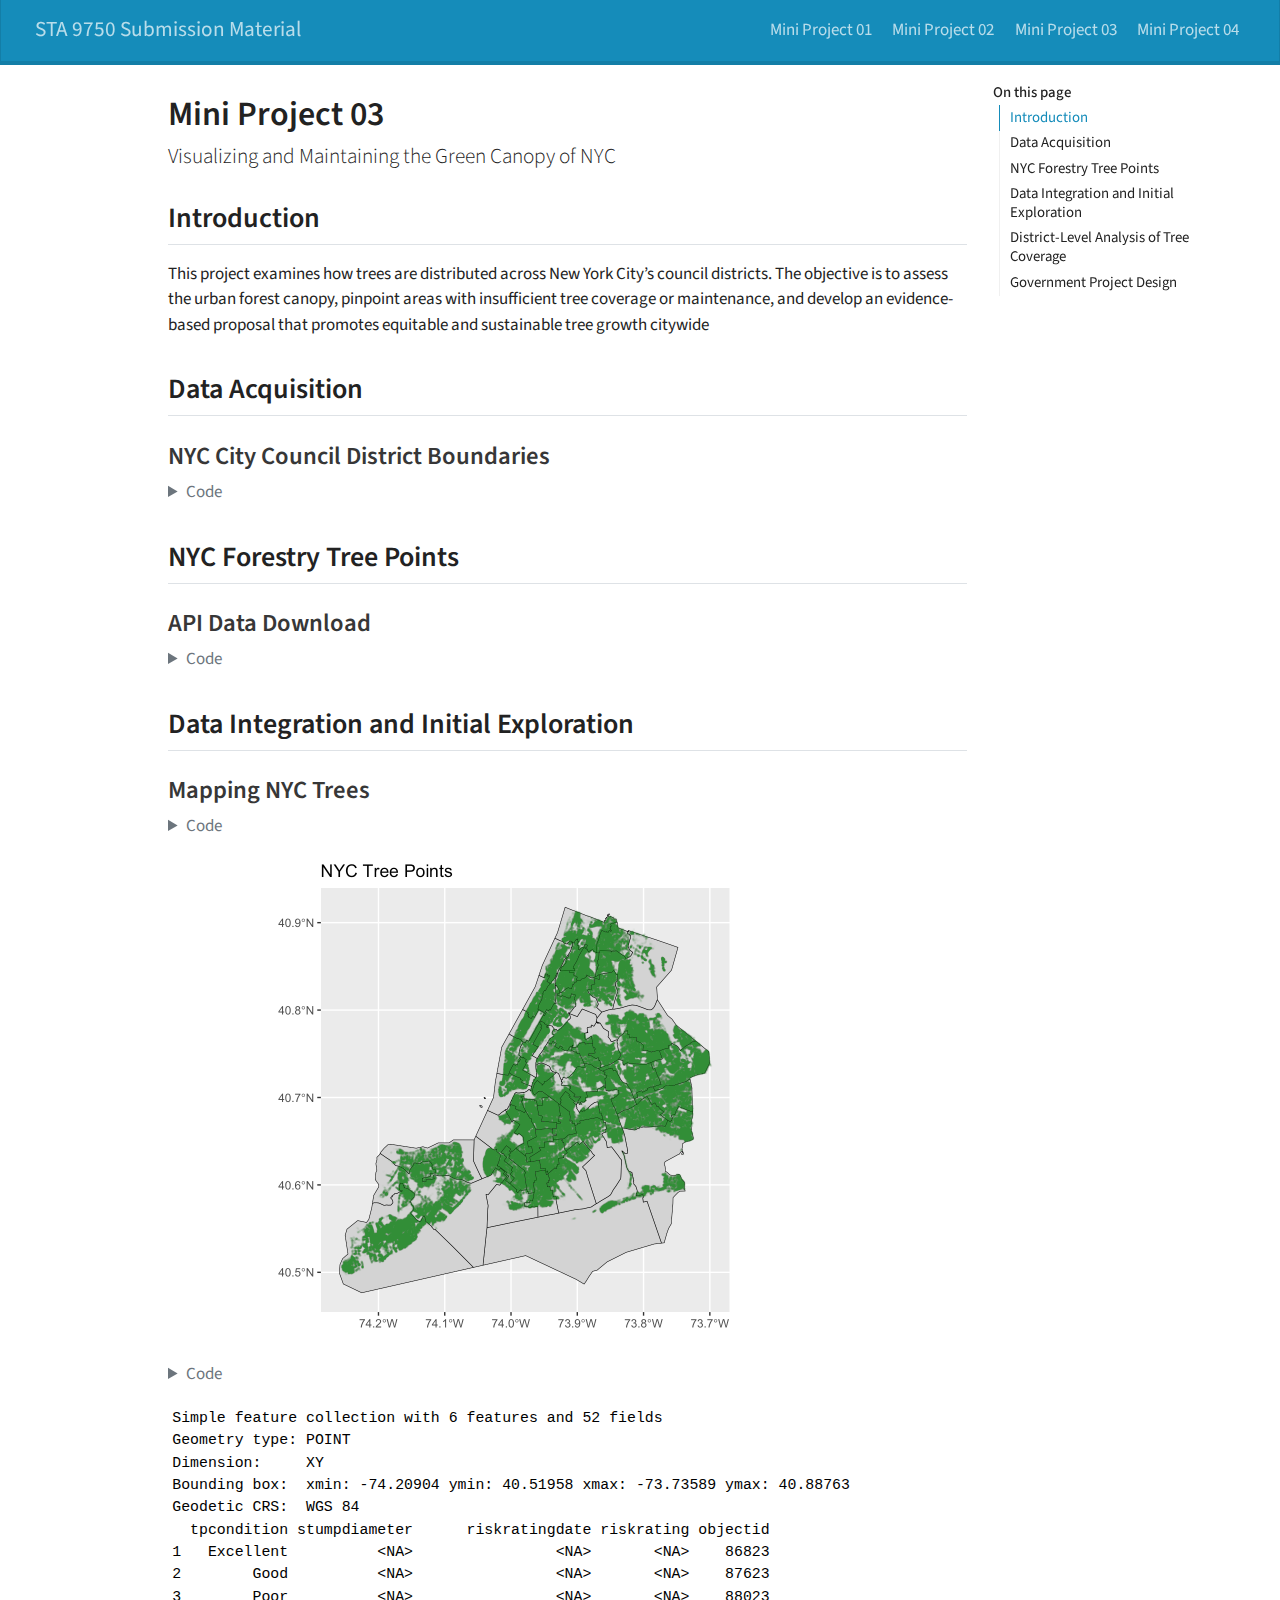
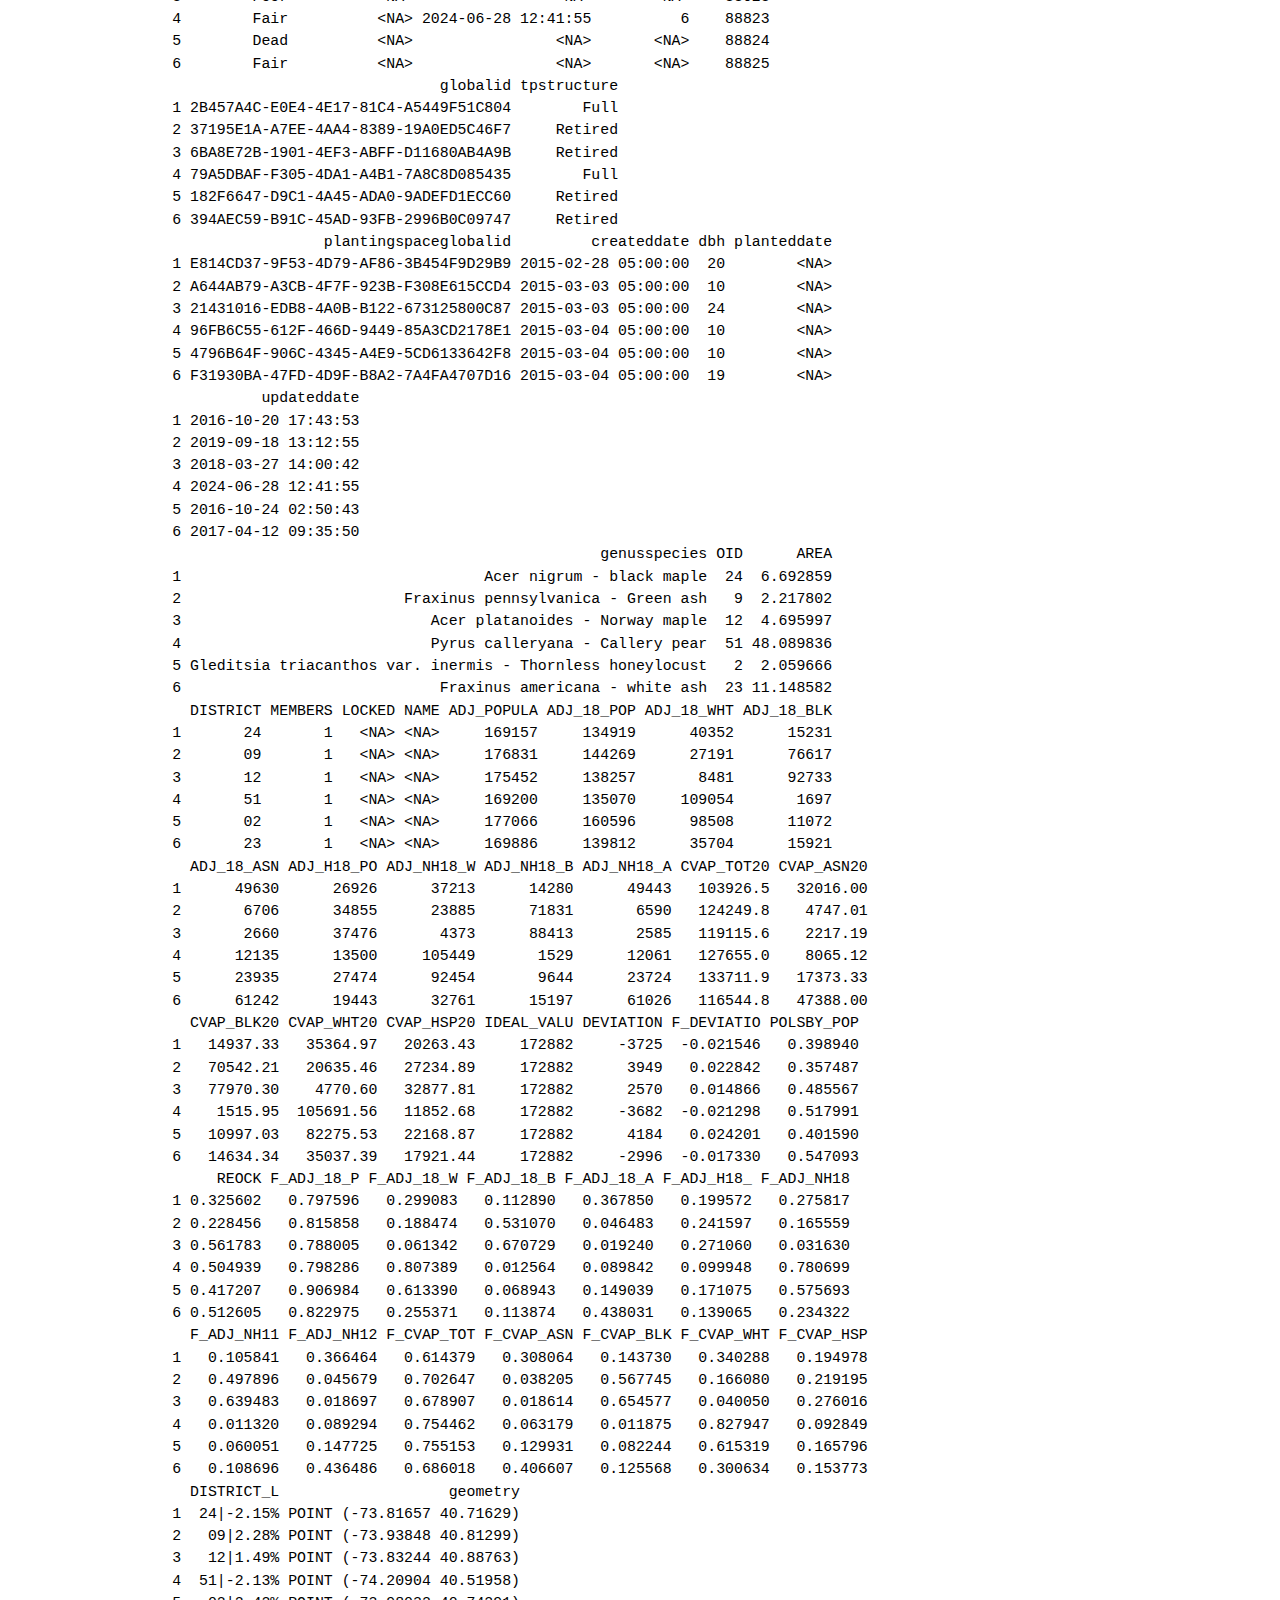
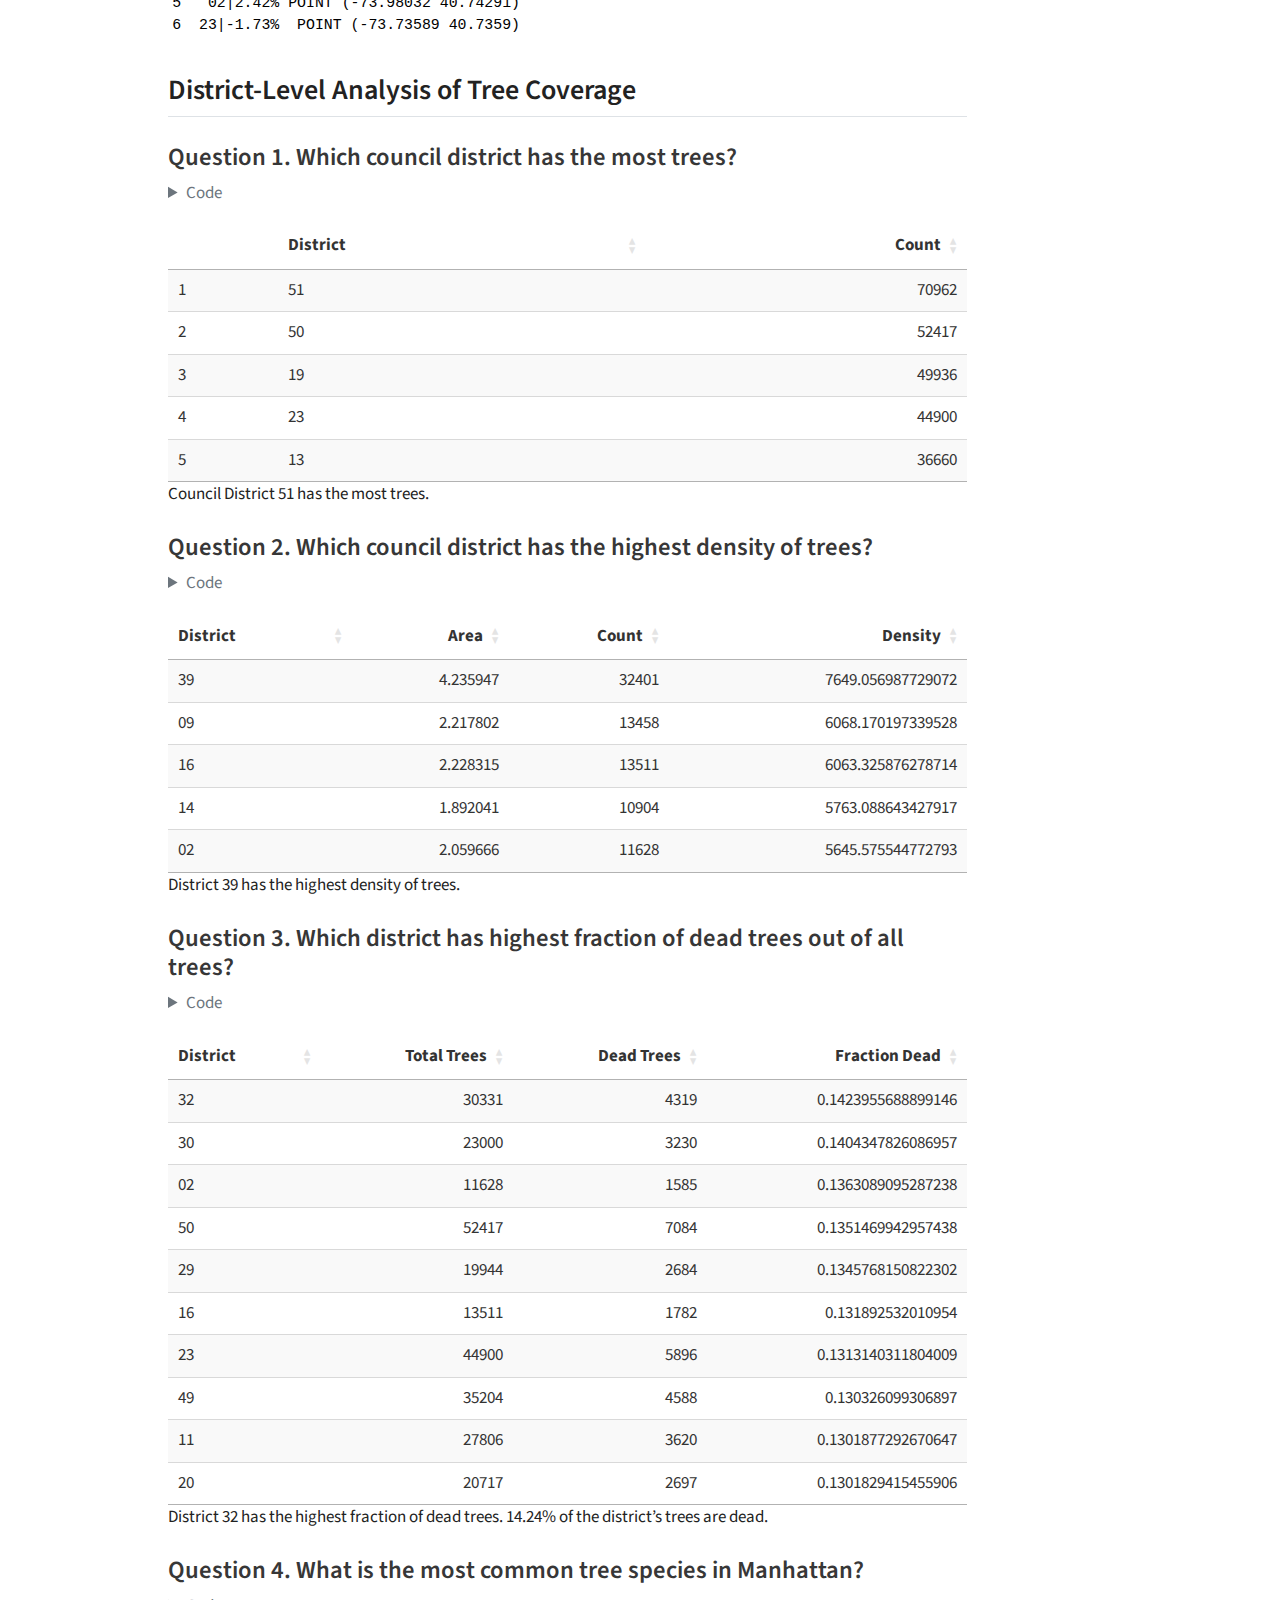
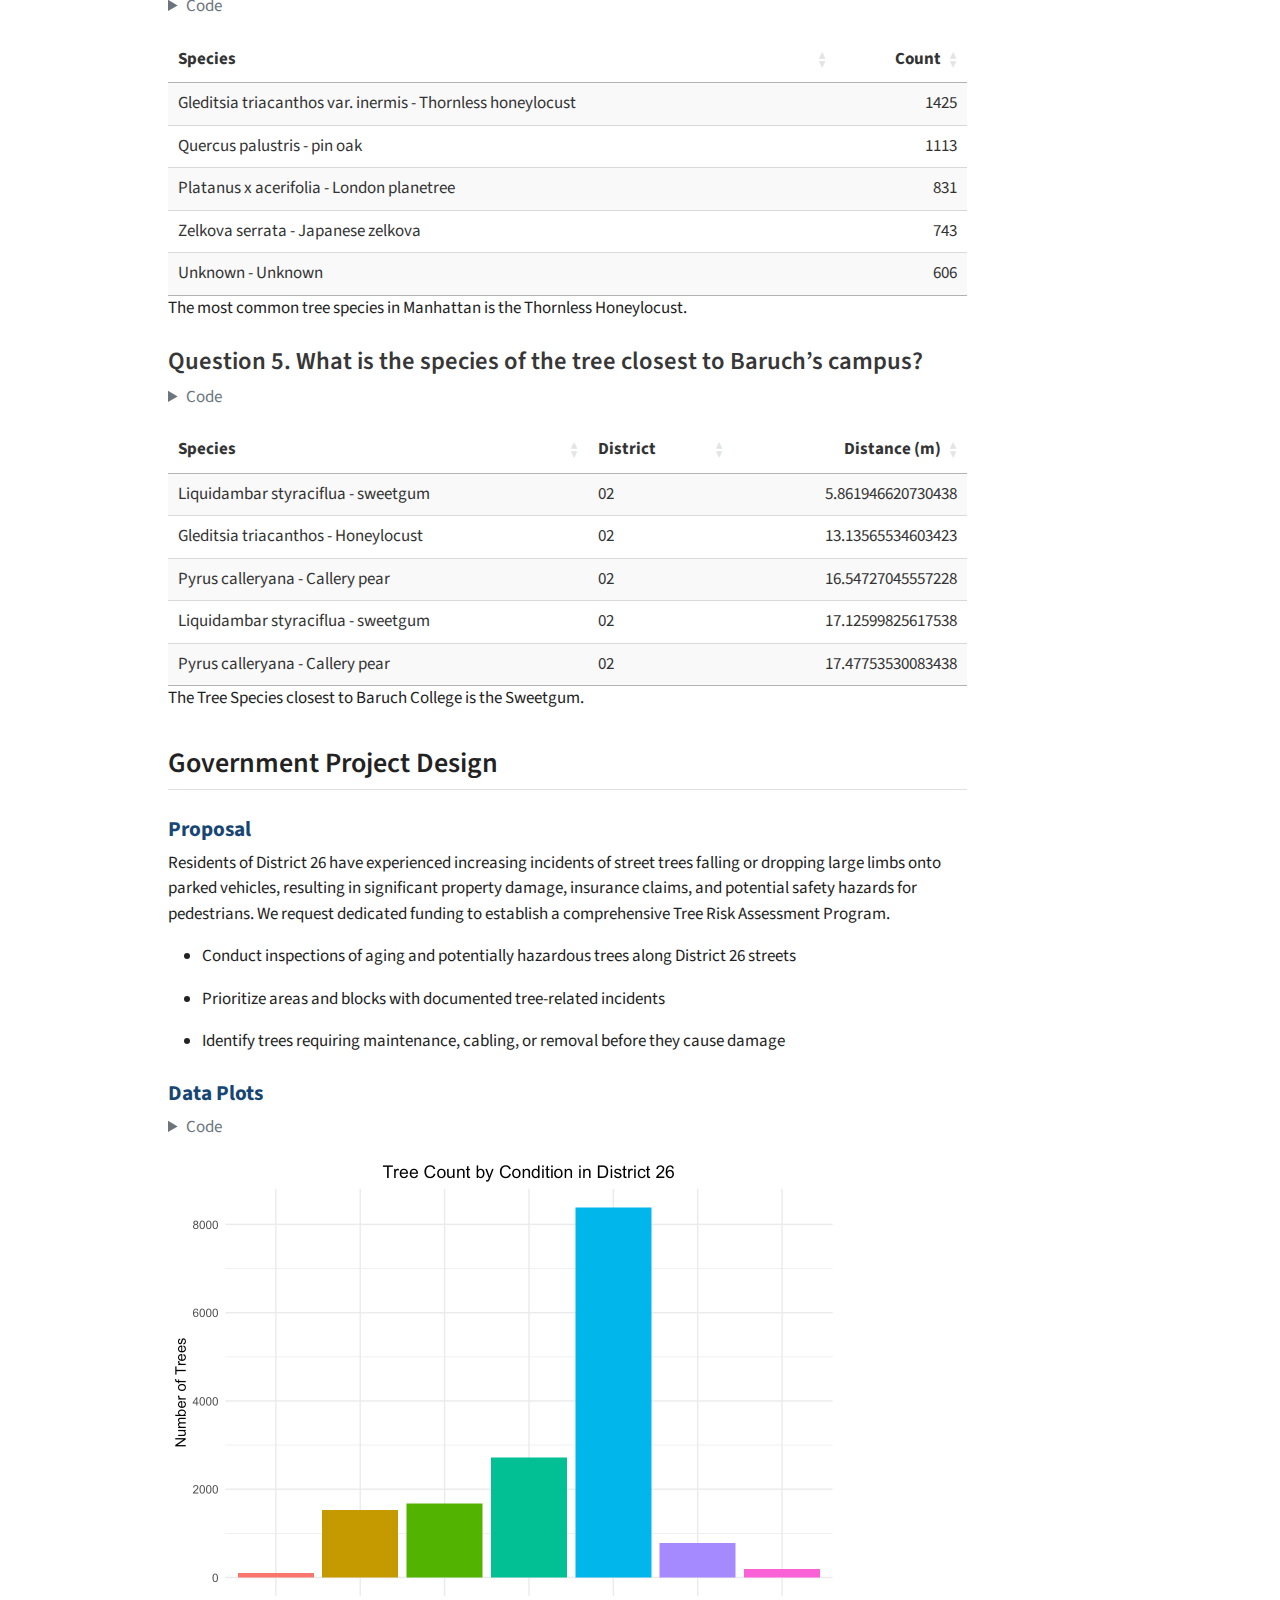
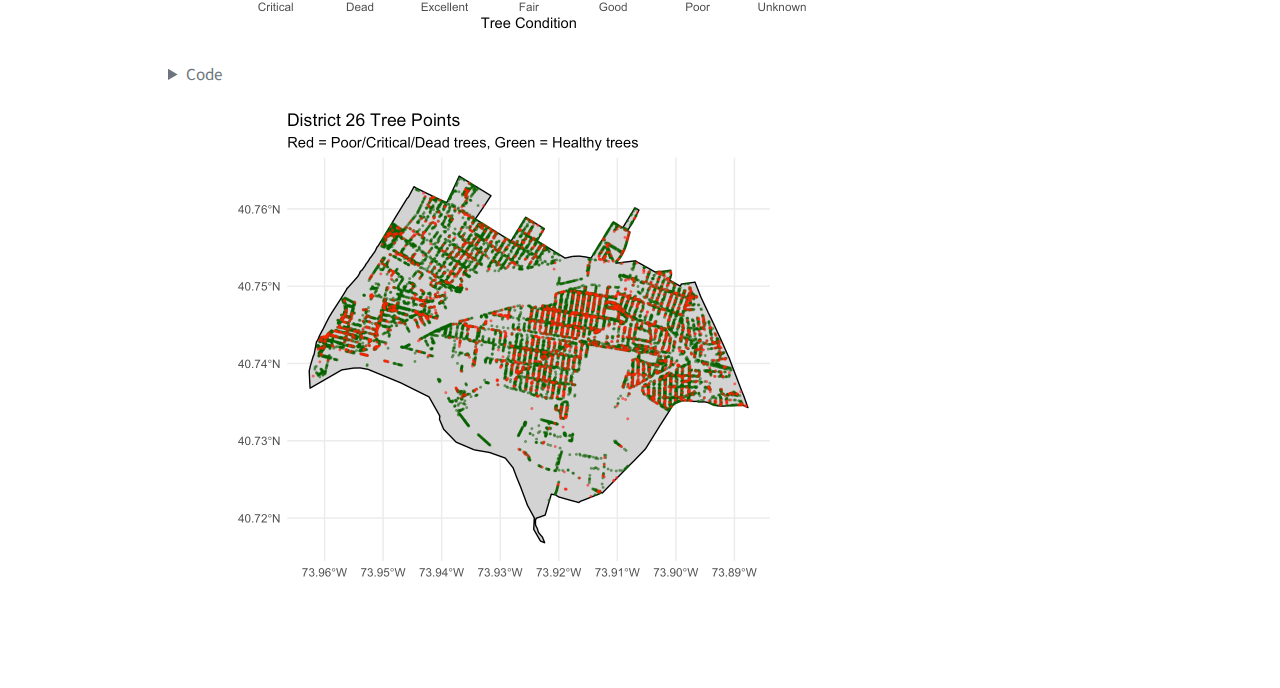
<file: docs/mp03.html>
<!DOCTYPE html>
<html xmlns="http://www.w3.org/1999/xhtml" lang="en" xml:lang="en"><head>

<meta charset="utf-8">
<meta name="generator" content="quarto-1.8.22">

<meta name="viewport" content="width=device-width, initial-scale=1.0, user-scalable=yes">


<title>Mini Project 03 – STA 9750 Submission Material</title>
<style>
code{white-space: pre-wrap;}
span.smallcaps{font-variant: small-caps;}
div.columns{display: flex; gap: min(4vw, 1.5em);}
div.column{flex: auto; overflow-x: auto;}
div.hanging-indent{margin-left: 1.5em; text-indent: -1.5em;}
ul.task-list{list-style: none;}
ul.task-list li input[type="checkbox"] {
  width: 0.8em;
  margin: 0 0.8em 0.2em -1em; /* quarto-specific, see https://github.com/quarto-dev/quarto-cli/issues/4556 */ 
  vertical-align: middle;
}
/* CSS for syntax highlighting */
html { -webkit-text-size-adjust: 100%; }
pre > code.sourceCode { white-space: pre; position: relative; }
pre > code.sourceCode > span { display: inline-block; line-height: 1.25; }
pre > code.sourceCode > span:empty { height: 1.2em; }
.sourceCode { overflow: visible; }
code.sourceCode > span { color: inherit; text-decoration: inherit; }
div.sourceCode { margin: 1em 0; }
pre.sourceCode { margin: 0; }
@media screen {
div.sourceCode { overflow: auto; }
}
@media print {
pre > code.sourceCode { white-space: pre-wrap; }
pre > code.sourceCode > span { text-indent: -5em; padding-left: 5em; }
}
pre.numberSource code
  { counter-reset: source-line 0; }
pre.numberSource code > span
  { position: relative; left: -4em; counter-increment: source-line; }
pre.numberSource code > span > a:first-child::before
  { content: counter(source-line);
    position: relative; left: -1em; text-align: right; vertical-align: baseline;
    border: none; display: inline-block;
    -webkit-touch-callout: none; -webkit-user-select: none;
    -khtml-user-select: none; -moz-user-select: none;
    -ms-user-select: none; user-select: none;
    padding: 0 4px; width: 4em;
  }
pre.numberSource { margin-left: 3em;  padding-left: 4px; }
div.sourceCode
  {   }
@media screen {
pre > code.sourceCode > span > a:first-child::before { text-decoration: underline; }
}
</style>


<script src="site_libs/quarto-nav/quarto-nav.js"></script>
<script src="site_libs/quarto-nav/headroom.min.js"></script>
<script src="site_libs/clipboard/clipboard.min.js"></script>
<script src="site_libs/quarto-search/autocomplete.umd.js"></script>
<script src="site_libs/quarto-search/fuse.min.js"></script>
<script src="site_libs/quarto-search/quarto-search.js"></script>
<meta name="quarto:offset" content="./">
<script src="site_libs/quarto-html/quarto.js" type="module"></script>
<script src="site_libs/quarto-html/tabsets/tabsets.js" type="module"></script>
<script src="site_libs/quarto-html/axe/axe-check.js" type="module"></script>
<script src="site_libs/quarto-html/popper.min.js"></script>
<script src="site_libs/quarto-html/tippy.umd.min.js"></script>
<script src="site_libs/quarto-html/anchor.min.js"></script>
<link href="site_libs/quarto-html/tippy.css" rel="stylesheet">
<link href="site_libs/quarto-html/quarto-syntax-highlighting-cd7454b418030687c631a6a7286fbe16.css" rel="stylesheet" id="quarto-text-highlighting-styles">
<script src="site_libs/bootstrap/bootstrap.min.js"></script>
<link href="site_libs/bootstrap/bootstrap-icons.css" rel="stylesheet">
<link href="site_libs/bootstrap/bootstrap-f8cda9a82ef72c2077e8c122e04fabf0.min.css" rel="stylesheet" append-hash="true" id="quarto-bootstrap" data-mode="light">
<script id="quarto-search-options" type="application/json">{
  "location": "navbar",
  "copy-button": false,
  "collapse-after": 3,
  "panel-placement": "end",
  "type": "overlay",
  "limit": 50,
  "keyboard-shortcut": [
    "f",
    "/",
    "s"
  ],
  "show-item-context": false,
  "language": {
    "search-no-results-text": "No results",
    "search-matching-documents-text": "matching documents",
    "search-copy-link-title": "Copy link to search",
    "search-hide-matches-text": "Hide additional matches",
    "search-more-match-text": "more match in this document",
    "search-more-matches-text": "more matches in this document",
    "search-clear-button-title": "Clear",
    "search-text-placeholder": "",
    "search-detached-cancel-button-title": "Cancel",
    "search-submit-button-title": "Submit",
    "search-label": "Search"
  }
}</script>
<link href="site_libs/htmltools-fill-0.5.8.1/fill.css" rel="stylesheet">
<script src="site_libs/htmlwidgets-1.6.4/htmlwidgets.js"></script>
<link href="site_libs/datatables-css-0.0.0/datatables-crosstalk.css" rel="stylesheet">
<script src="site_libs/datatables-binding-0.34.0/datatables.js"></script>
<script src="site_libs/jquery-3.6.0/jquery-3.6.0.min.js"></script>
<link href="site_libs/dt-core-1.13.6/css/jquery.dataTables.min.css" rel="stylesheet">
<link href="site_libs/dt-core-1.13.6/css/jquery.dataTables.extra.css" rel="stylesheet">
<script src="site_libs/dt-core-1.13.6/js/jquery.dataTables.min.js"></script>
<link href="site_libs/crosstalk-1.2.2/css/crosstalk.min.css" rel="stylesheet">
<script src="site_libs/crosstalk-1.2.2/js/crosstalk.min.js"></script>


</head>

<body class="nav-fixed quarto-light">

<div id="quarto-search-results"></div>
  <header id="quarto-header" class="headroom fixed-top">
    <nav class="navbar navbar-expand-lg " data-bs-theme="dark">
      <div class="navbar-container container-fluid">
      <div class="navbar-brand-container mx-auto">
    <a href="./index.html" class="navbar-brand navbar-brand-logo">
    </a>
    <a class="navbar-brand" href="./index.html">
    <span class="navbar-title">STA 9750 Submission Material</span>
    </a>
  </div>
          <button class="navbar-toggler" type="button" data-bs-toggle="collapse" data-bs-target="#navbarCollapse" aria-controls="navbarCollapse" role="menu" aria-expanded="false" aria-label="Toggle navigation" onclick="if (window.quartoToggleHeadroom) { window.quartoToggleHeadroom(); }">
  <span class="navbar-toggler-icon"></span>
</button>
          <div class="collapse navbar-collapse" id="navbarCollapse">
            <ul class="navbar-nav navbar-nav-scroll ms-auto">
  <li class="nav-item">
    <a class="nav-link" href="././Mp1.html"> 
<span class="menu-text">Mini Project 01</span></a>
  </li>  
  <li class="nav-item">
    <a class="nav-link" href="././mp02.html"> 
<span class="menu-text">Mini Project 02</span></a>
  </li>  
  <li class="nav-item">
    <a class="nav-link" href="././mp03.html"> 
<span class="menu-text">Mini Project 03</span></a>
  </li>  
  <li class="nav-item">
    <a class="nav-link" href="././mp04.html"> 
<span class="menu-text">Mini Project 04</span></a>
  </li>  
</ul>
          </div> <!-- /navcollapse -->
            <div class="quarto-navbar-tools">
</div>
      </div> <!-- /container-fluid -->
    </nav>
</header>
<!-- content -->
<div id="quarto-content" class="quarto-container page-columns page-rows-contents page-layout-article page-navbar">
<!-- sidebar -->
<!-- margin-sidebar -->
    <div id="quarto-margin-sidebar" class="sidebar margin-sidebar">
        <nav id="TOC" role="doc-toc" class="toc-active">
    <h2 id="toc-title">On this page</h2>
   
  <ul>
  <li><a href="#introduction" id="toc-introduction" class="nav-link active" data-scroll-target="#introduction">Introduction</a></li>
  <li><a href="#data-acquisition" id="toc-data-acquisition" class="nav-link" data-scroll-target="#data-acquisition">Data Acquisition</a>
  <ul>
  <li><a href="#nyc-city-council-district-boundaries" id="toc-nyc-city-council-district-boundaries" class="nav-link" data-scroll-target="#nyc-city-council-district-boundaries">NYC City Council District Boundaries</a></li>
  </ul></li>
  <li><a href="#nyc-forestry-tree-points" id="toc-nyc-forestry-tree-points" class="nav-link" data-scroll-target="#nyc-forestry-tree-points">NYC Forestry Tree Points</a>
  <ul>
  <li><a href="#api-data-download" id="toc-api-data-download" class="nav-link" data-scroll-target="#api-data-download">API Data Download</a></li>
  </ul></li>
  <li><a href="#data-integration-and-initial-exploration" id="toc-data-integration-and-initial-exploration" class="nav-link" data-scroll-target="#data-integration-and-initial-exploration">Data Integration and Initial Exploration</a>
  <ul>
  <li><a href="#mapping-nyc-trees" id="toc-mapping-nyc-trees" class="nav-link" data-scroll-target="#mapping-nyc-trees">Mapping NYC Trees</a></li>
  </ul></li>
  <li><a href="#district-level-analysis-of-tree-coverage" id="toc-district-level-analysis-of-tree-coverage" class="nav-link" data-scroll-target="#district-level-analysis-of-tree-coverage">District-Level Analysis of Tree Coverage</a>
  <ul>
  <li><a href="#question-1.-which-council-district-has-the-most-trees" id="toc-question-1.-which-council-district-has-the-most-trees" class="nav-link" data-scroll-target="#question-1.-which-council-district-has-the-most-trees">Question 1. Which council district has the most trees?</a></li>
  <li><a href="#question-2.-which-council-district-has-the-highest-density-of-trees" id="toc-question-2.-which-council-district-has-the-highest-density-of-trees" class="nav-link" data-scroll-target="#question-2.-which-council-district-has-the-highest-density-of-trees">Question 2. Which council district has the highest density of trees?</a></li>
  <li><a href="#question-3.-which-district-has-highest-fraction-of-dead-trees-out-of-all-trees" id="toc-question-3.-which-district-has-highest-fraction-of-dead-trees-out-of-all-trees" class="nav-link" data-scroll-target="#question-3.-which-district-has-highest-fraction-of-dead-trees-out-of-all-trees">Question 3. Which district has highest fraction of dead trees out of all trees?</a></li>
  <li><a href="#question-4.-what-is-the-most-common-tree-species-in-manhattan" id="toc-question-4.-what-is-the-most-common-tree-species-in-manhattan" class="nav-link" data-scroll-target="#question-4.-what-is-the-most-common-tree-species-in-manhattan">Question 4. What is the most common tree species in Manhattan?</a></li>
  <li><a href="#question-5.-what-is-the-species-of-the-tree-closest-to-baruchs-campus" id="toc-question-5.-what-is-the-species-of-the-tree-closest-to-baruchs-campus" class="nav-link" data-scroll-target="#question-5.-what-is-the-species-of-the-tree-closest-to-baruchs-campus">Question 5. What is the species of the tree closest to Baruch’s campus?</a></li>
  </ul></li>
  <li><a href="#government-project-design" id="toc-government-project-design" class="nav-link" data-scroll-target="#government-project-design">Government Project Design</a>
  <ul>
  <li><a href="#proposal" id="toc-proposal" class="nav-link" data-scroll-target="#proposal"><span style="color: #003366;"><strong>Proposal</strong></span></a></li>
  <li><a href="#data-plots" id="toc-data-plots" class="nav-link" data-scroll-target="#data-plots"><span style="color: #003366;"><strong>Data Plots</strong></span></a></li>
  </ul></li>
  </ul>
</nav>
    </div>
<!-- main -->
<main class="content" id="quarto-document-content">

<header id="title-block-header" class="quarto-title-block default">
<div class="quarto-title">
<h1 class="title">Mini Project 03</h1>
<p class="subtitle lead">Visualizing and Maintaining the Green Canopy of NYC</p>
</div>



<div class="quarto-title-meta">

    
  
    
  </div>
  


</header>


<section id="introduction" class="level2">
<h2 class="anchored" data-anchor-id="introduction">Introduction</h2>
<p>This project examines how trees are distributed across New York City’s council districts. The objective is to assess the urban forest canopy, pinpoint areas with insufficient tree coverage or maintenance, and develop an evidence-based proposal that promotes equitable and sustainable tree growth citywide</p>
</section>
<section id="data-acquisition" class="level2">
<h2 class="anchored" data-anchor-id="data-acquisition">Data Acquisition</h2>
<section id="nyc-city-council-district-boundaries" class="level3">
<h3 class="anchored" data-anchor-id="nyc-city-council-district-boundaries">NYC City Council District Boundaries</h3>
<div class="cell">
<details class="code-fold">
<summary>Code</summary>
<div class="code-copy-outer-scaffold"><div class="sourceCode cell-code" id="cb1"><pre class="sourceCode r code-with-copy"><code class="sourceCode r"><span id="cb1-1"><a href="#cb1-1" aria-hidden="true" tabindex="-1"></a><span class="fu">library</span>(tidyverse)</span>
<span id="cb1-2"><a href="#cb1-2" aria-hidden="true" tabindex="-1"></a><span class="fu">library</span>(sf)</span>
<span id="cb1-3"><a href="#cb1-3" aria-hidden="true" tabindex="-1"></a><span class="fu">library</span>(dplyr)</span>
<span id="cb1-4"><a href="#cb1-4" aria-hidden="true" tabindex="-1"></a><span class="fu">library</span>(httr2)</span>
<span id="cb1-5"><a href="#cb1-5" aria-hidden="true" tabindex="-1"></a></span>
<span id="cb1-6"><a href="#cb1-6" aria-hidden="true" tabindex="-1"></a><span class="cf">if</span>(<span class="sc">!</span><span class="fu">dir.exists</span>(<span class="fu">file.path</span>(<span class="st">"data"</span>, <span class="st">"mp03"</span>))){</span>
<span id="cb1-7"><a href="#cb1-7" aria-hidden="true" tabindex="-1"></a>    <span class="fu">dir.create</span>(<span class="fu">file.path</span>(<span class="st">"data"</span>, <span class="st">"mp03"</span>), <span class="at">showWarnings=</span><span class="cn">FALSE</span>, <span class="at">recursive=</span><span class="cn">TRUE</span>)}</span>
<span id="cb1-8"><a href="#cb1-8" aria-hidden="true" tabindex="-1"></a></span>
<span id="cb1-9"><a href="#cb1-9" aria-hidden="true" tabindex="-1"></a><span class="fu">setwd</span>(<span class="st">"~/Downloads"</span>)</span>
<span id="cb1-10"><a href="#cb1-10" aria-hidden="true" tabindex="-1"></a><span class="fu">unzip</span>(<span class="st">"20221006-Final-Plan-Districts.zip"</span>)</span>
<span id="cb1-11"><a href="#cb1-11" aria-hidden="true" tabindex="-1"></a>data1 <span class="ot">&lt;-</span> <span class="fu">st_read</span>(<span class="st">"~/Downloads/Districts 2022-10-06.shp"</span>)</span>
<span id="cb1-12"><a href="#cb1-12" aria-hidden="true" tabindex="-1"></a>data1_Tr <span class="ot">&lt;-</span> <span class="fu">st_transform</span>(data1, <span class="at">crs =</span> <span class="st">"WGS84"</span>) </span>
<span id="cb1-13"><a href="#cb1-13" aria-hidden="true" tabindex="-1"></a><span class="fu">glimpse</span>(data1)</span></code></pre></div><button title="Copy to Clipboard" class="code-copy-button"><i class="bi"></i></button></div>
</details>
</div>
</section>
</section>
<section id="nyc-forestry-tree-points" class="level2">
<h2 class="anchored" data-anchor-id="nyc-forestry-tree-points">NYC Forestry Tree Points</h2>
<section id="api-data-download" class="level3">
<h3 class="anchored" data-anchor-id="api-data-download">API Data Download</h3>
<div class="cell">
<details class="code-fold">
<summary>Code</summary>
<div class="code-copy-outer-scaffold"><div class="sourceCode cell-code" id="cb2"><pre class="sourceCode r code-with-copy"><code class="sourceCode r"><span id="cb2-1"><a href="#cb2-1" aria-hidden="true" tabindex="-1"></a>trees_data <span class="ot">&lt;-</span> <span class="st">"https://data.cityofnewyork.us/resource/hn5i-inap.geojson"</span></span>
<span id="cb2-2"><a href="#cb2-2" aria-hidden="true" tabindex="-1"></a></span>
<span id="cb2-3"><a href="#cb2-3" aria-hidden="true" tabindex="-1"></a>api_trees <span class="ot">&lt;-</span> <span class="fu">request</span>(trees_data) <span class="sc">|&gt;</span></span>
<span id="cb2-4"><a href="#cb2-4" aria-hidden="true" tabindex="-1"></a>  <span class="fu">req_url_query</span>(<span class="st">'$limit'</span> <span class="ot">=</span> <span class="dv">50000</span>, <span class="st">'$offset'</span> <span class="ot">=</span> <span class="dv">0</span>) <span class="sc">|&gt;</span></span>
<span id="cb2-5"><a href="#cb2-5" aria-hidden="true" tabindex="-1"></a>  <span class="fu">req_retry</span>(<span class="at">max_tries=</span><span class="dv">6</span>) <span class="sc">|&gt;</span></span>
<span id="cb2-6"><a href="#cb2-6" aria-hidden="true" tabindex="-1"></a>  <span class="fu">req_perform</span>()</span>
<span id="cb2-7"><a href="#cb2-7" aria-hidden="true" tabindex="-1"></a></span>
<span id="cb2-8"><a href="#cb2-8" aria-hidden="true" tabindex="-1"></a>NY_Trees <span class="ot">&lt;-</span> <span class="fu">st_read</span>(<span class="fu">resp_body_string</span>(api_trees))</span>
<span id="cb2-9"><a href="#cb2-9" aria-hidden="true" tabindex="-1"></a></span>
<span id="cb2-10"><a href="#cb2-10" aria-hidden="true" tabindex="-1"></a><span class="do">###################################################</span></span>
<span id="cb2-11"><a href="#cb2-11" aria-hidden="true" tabindex="-1"></a></span>
<span id="cb2-12"><a href="#cb2-12" aria-hidden="true" tabindex="-1"></a>api_trees <span class="ot">&lt;-</span> <span class="fu">request</span>(trees_data) <span class="sc">|&gt;</span></span>
<span id="cb2-13"><a href="#cb2-13" aria-hidden="true" tabindex="-1"></a>  <span class="fu">req_url_query</span>(<span class="st">'$limit'</span> <span class="ot">=</span> <span class="dv">50000</span>, <span class="st">'$offset'</span> <span class="ot">=</span> <span class="dv">50000</span>) <span class="sc">|&gt;</span></span>
<span id="cb2-14"><a href="#cb2-14" aria-hidden="true" tabindex="-1"></a>  <span class="fu">req_retry</span>(<span class="at">max_tries=</span><span class="dv">6</span>) <span class="sc">|&gt;</span></span>
<span id="cb2-15"><a href="#cb2-15" aria-hidden="true" tabindex="-1"></a>  <span class="fu">req_perform</span>()</span>
<span id="cb2-16"><a href="#cb2-16" aria-hidden="true" tabindex="-1"></a></span>
<span id="cb2-17"><a href="#cb2-17" aria-hidden="true" tabindex="-1"></a>NY_Trees1 <span class="ot">&lt;-</span> <span class="fu">st_read</span>(<span class="fu">resp_body_string</span>(api_trees))</span>
<span id="cb2-18"><a href="#cb2-18" aria-hidden="true" tabindex="-1"></a></span>
<span id="cb2-19"><a href="#cb2-19" aria-hidden="true" tabindex="-1"></a><span class="do">#########################################################</span></span>
<span id="cb2-20"><a href="#cb2-20" aria-hidden="true" tabindex="-1"></a></span>
<span id="cb2-21"><a href="#cb2-21" aria-hidden="true" tabindex="-1"></a>api_trees <span class="ot">&lt;-</span> <span class="fu">request</span>(trees_data) <span class="sc">|&gt;</span></span>
<span id="cb2-22"><a href="#cb2-22" aria-hidden="true" tabindex="-1"></a>  <span class="fu">req_url_query</span>(<span class="st">'$limit'</span> <span class="ot">=</span> <span class="dv">50000</span>, <span class="st">'$offset'</span> <span class="ot">=</span> <span class="dv">100000</span>) <span class="sc">|&gt;</span></span>
<span id="cb2-23"><a href="#cb2-23" aria-hidden="true" tabindex="-1"></a>  <span class="fu">req_retry</span>(<span class="at">max_tries=</span><span class="dv">6</span>) <span class="sc">|&gt;</span></span>
<span id="cb2-24"><a href="#cb2-24" aria-hidden="true" tabindex="-1"></a>  <span class="fu">req_perform</span>()</span>
<span id="cb2-25"><a href="#cb2-25" aria-hidden="true" tabindex="-1"></a></span>
<span id="cb2-26"><a href="#cb2-26" aria-hidden="true" tabindex="-1"></a>NY_Trees2 <span class="ot">&lt;-</span> <span class="fu">st_read</span>(<span class="fu">resp_body_string</span>(api_trees))</span>
<span id="cb2-27"><a href="#cb2-27" aria-hidden="true" tabindex="-1"></a></span>
<span id="cb2-28"><a href="#cb2-28" aria-hidden="true" tabindex="-1"></a><span class="do">#########################################################</span></span>
<span id="cb2-29"><a href="#cb2-29" aria-hidden="true" tabindex="-1"></a></span>
<span id="cb2-30"><a href="#cb2-30" aria-hidden="true" tabindex="-1"></a>api_trees <span class="ot">&lt;-</span> <span class="fu">request</span>(trees_data) <span class="sc">|&gt;</span></span>
<span id="cb2-31"><a href="#cb2-31" aria-hidden="true" tabindex="-1"></a>  <span class="fu">req_url_query</span>(<span class="st">'$limit'</span> <span class="ot">=</span> <span class="dv">50000</span>, <span class="st">'$offset'</span> <span class="ot">=</span> <span class="dv">150000</span>) <span class="sc">|&gt;</span></span>
<span id="cb2-32"><a href="#cb2-32" aria-hidden="true" tabindex="-1"></a>  <span class="fu">req_retry</span>(<span class="at">max_tries=</span><span class="dv">6</span>) <span class="sc">|&gt;</span></span>
<span id="cb2-33"><a href="#cb2-33" aria-hidden="true" tabindex="-1"></a>  <span class="fu">req_perform</span>()</span>
<span id="cb2-34"><a href="#cb2-34" aria-hidden="true" tabindex="-1"></a></span>
<span id="cb2-35"><a href="#cb2-35" aria-hidden="true" tabindex="-1"></a>NY_Trees3 <span class="ot">&lt;-</span> <span class="fu">st_read</span>(<span class="fu">resp_body_string</span>(api_trees))</span>
<span id="cb2-36"><a href="#cb2-36" aria-hidden="true" tabindex="-1"></a></span>
<span id="cb2-37"><a href="#cb2-37" aria-hidden="true" tabindex="-1"></a><span class="do">########################################################</span></span>
<span id="cb2-38"><a href="#cb2-38" aria-hidden="true" tabindex="-1"></a></span>
<span id="cb2-39"><a href="#cb2-39" aria-hidden="true" tabindex="-1"></a></span>
<span id="cb2-40"><a href="#cb2-40" aria-hidden="true" tabindex="-1"></a>api_trees <span class="ot">&lt;-</span> <span class="fu">request</span>(trees_data) <span class="sc">|&gt;</span></span>
<span id="cb2-41"><a href="#cb2-41" aria-hidden="true" tabindex="-1"></a>  <span class="fu">req_url_query</span>(<span class="st">'$limit'</span> <span class="ot">=</span> <span class="dv">50000</span>, <span class="st">'$offset'</span> <span class="ot">=</span> <span class="dv">200000</span>) <span class="sc">|&gt;</span></span>
<span id="cb2-42"><a href="#cb2-42" aria-hidden="true" tabindex="-1"></a>  <span class="fu">req_retry</span>(<span class="at">max_tries=</span><span class="dv">6</span>) <span class="sc">|&gt;</span></span>
<span id="cb2-43"><a href="#cb2-43" aria-hidden="true" tabindex="-1"></a>  <span class="fu">req_perform</span>()</span>
<span id="cb2-44"><a href="#cb2-44" aria-hidden="true" tabindex="-1"></a></span>
<span id="cb2-45"><a href="#cb2-45" aria-hidden="true" tabindex="-1"></a>NY_Trees4 <span class="ot">&lt;-</span> <span class="fu">st_read</span>(<span class="fu">resp_body_string</span>(api_trees))</span>
<span id="cb2-46"><a href="#cb2-46" aria-hidden="true" tabindex="-1"></a></span>
<span id="cb2-47"><a href="#cb2-47" aria-hidden="true" tabindex="-1"></a><span class="do">########################################################</span></span>
<span id="cb2-48"><a href="#cb2-48" aria-hidden="true" tabindex="-1"></a></span>
<span id="cb2-49"><a href="#cb2-49" aria-hidden="true" tabindex="-1"></a>api_trees <span class="ot">&lt;-</span> <span class="fu">request</span>(trees_data) <span class="sc">|&gt;</span></span>
<span id="cb2-50"><a href="#cb2-50" aria-hidden="true" tabindex="-1"></a>  <span class="fu">req_url_query</span>(<span class="st">'$limit'</span> <span class="ot">=</span> <span class="dv">50000</span>, <span class="st">'$offset'</span> <span class="ot">=</span> <span class="dv">250000</span>) <span class="sc">|&gt;</span></span>
<span id="cb2-51"><a href="#cb2-51" aria-hidden="true" tabindex="-1"></a>  <span class="fu">req_retry</span>(<span class="at">max_tries=</span><span class="dv">6</span>) <span class="sc">|&gt;</span></span>
<span id="cb2-52"><a href="#cb2-52" aria-hidden="true" tabindex="-1"></a>  <span class="fu">req_perform</span>()</span>
<span id="cb2-53"><a href="#cb2-53" aria-hidden="true" tabindex="-1"></a></span>
<span id="cb2-54"><a href="#cb2-54" aria-hidden="true" tabindex="-1"></a>NY_Trees5 <span class="ot">&lt;-</span> <span class="fu">st_read</span>(<span class="fu">resp_body_string</span>(api_trees))</span>
<span id="cb2-55"><a href="#cb2-55" aria-hidden="true" tabindex="-1"></a></span>
<span id="cb2-56"><a href="#cb2-56" aria-hidden="true" tabindex="-1"></a><span class="do">##############################################################</span></span>
<span id="cb2-57"><a href="#cb2-57" aria-hidden="true" tabindex="-1"></a></span>
<span id="cb2-58"><a href="#cb2-58" aria-hidden="true" tabindex="-1"></a>api_trees <span class="ot">&lt;-</span> <span class="fu">request</span>(trees_data) <span class="sc">|&gt;</span></span>
<span id="cb2-59"><a href="#cb2-59" aria-hidden="true" tabindex="-1"></a>  <span class="fu">req_url_query</span>(<span class="st">'$limit'</span> <span class="ot">=</span> <span class="dv">50000</span>, <span class="st">'$offset'</span> <span class="ot">=</span> <span class="dv">300000</span>) <span class="sc">|&gt;</span></span>
<span id="cb2-60"><a href="#cb2-60" aria-hidden="true" tabindex="-1"></a>  <span class="fu">req_retry</span>(<span class="at">max_tries=</span><span class="dv">6</span>) <span class="sc">|&gt;</span></span>
<span id="cb2-61"><a href="#cb2-61" aria-hidden="true" tabindex="-1"></a>  <span class="fu">req_perform</span>()</span>
<span id="cb2-62"><a href="#cb2-62" aria-hidden="true" tabindex="-1"></a></span>
<span id="cb2-63"><a href="#cb2-63" aria-hidden="true" tabindex="-1"></a>NY_Trees6 <span class="ot">&lt;-</span> <span class="fu">st_read</span>(<span class="fu">resp_body_string</span>(api_trees))</span>
<span id="cb2-64"><a href="#cb2-64" aria-hidden="true" tabindex="-1"></a></span>
<span id="cb2-65"><a href="#cb2-65" aria-hidden="true" tabindex="-1"></a><span class="do">##############################################################</span></span>
<span id="cb2-66"><a href="#cb2-66" aria-hidden="true" tabindex="-1"></a></span>
<span id="cb2-67"><a href="#cb2-67" aria-hidden="true" tabindex="-1"></a>api_trees <span class="ot">&lt;-</span> <span class="fu">request</span>(trees_data) <span class="sc">|&gt;</span></span>
<span id="cb2-68"><a href="#cb2-68" aria-hidden="true" tabindex="-1"></a>  <span class="fu">req_url_query</span>(<span class="st">'$limit'</span> <span class="ot">=</span> <span class="dv">50000</span>, <span class="st">'$offset'</span> <span class="ot">=</span> <span class="dv">350000</span>) <span class="sc">|&gt;</span></span>
<span id="cb2-69"><a href="#cb2-69" aria-hidden="true" tabindex="-1"></a>  <span class="fu">req_retry</span>(<span class="at">max_tries=</span><span class="dv">6</span>) <span class="sc">|&gt;</span></span>
<span id="cb2-70"><a href="#cb2-70" aria-hidden="true" tabindex="-1"></a>  <span class="fu">req_perform</span>()</span>
<span id="cb2-71"><a href="#cb2-71" aria-hidden="true" tabindex="-1"></a></span>
<span id="cb2-72"><a href="#cb2-72" aria-hidden="true" tabindex="-1"></a>NY_Trees7 <span class="ot">&lt;-</span> <span class="fu">st_read</span>(<span class="fu">resp_body_string</span>(api_trees))</span>
<span id="cb2-73"><a href="#cb2-73" aria-hidden="true" tabindex="-1"></a></span>
<span id="cb2-74"><a href="#cb2-74" aria-hidden="true" tabindex="-1"></a><span class="do">##############################################################</span></span>
<span id="cb2-75"><a href="#cb2-75" aria-hidden="true" tabindex="-1"></a></span>
<span id="cb2-76"><a href="#cb2-76" aria-hidden="true" tabindex="-1"></a>api_trees <span class="ot">&lt;-</span> <span class="fu">request</span>(trees_data) <span class="sc">|&gt;</span></span>
<span id="cb2-77"><a href="#cb2-77" aria-hidden="true" tabindex="-1"></a>  <span class="fu">req_url_query</span>(<span class="st">'$limit'</span> <span class="ot">=</span> <span class="dv">50000</span>, <span class="st">'$offset'</span> <span class="ot">=</span> <span class="dv">400000</span>) <span class="sc">|&gt;</span></span>
<span id="cb2-78"><a href="#cb2-78" aria-hidden="true" tabindex="-1"></a>  <span class="fu">req_retry</span>(<span class="at">max_tries=</span><span class="dv">6</span>) <span class="sc">|&gt;</span></span>
<span id="cb2-79"><a href="#cb2-79" aria-hidden="true" tabindex="-1"></a>  <span class="fu">req_perform</span>()</span>
<span id="cb2-80"><a href="#cb2-80" aria-hidden="true" tabindex="-1"></a></span>
<span id="cb2-81"><a href="#cb2-81" aria-hidden="true" tabindex="-1"></a>NY_Trees8 <span class="ot">&lt;-</span> <span class="fu">st_read</span>(<span class="fu">resp_body_string</span>(api_trees))</span>
<span id="cb2-82"><a href="#cb2-82" aria-hidden="true" tabindex="-1"></a></span>
<span id="cb2-83"><a href="#cb2-83" aria-hidden="true" tabindex="-1"></a><span class="do">##############################################################</span></span>
<span id="cb2-84"><a href="#cb2-84" aria-hidden="true" tabindex="-1"></a></span>
<span id="cb2-85"><a href="#cb2-85" aria-hidden="true" tabindex="-1"></a>api_trees <span class="ot">&lt;-</span> <span class="fu">request</span>(trees_data) <span class="sc">|&gt;</span></span>
<span id="cb2-86"><a href="#cb2-86" aria-hidden="true" tabindex="-1"></a>  <span class="fu">req_url_query</span>(<span class="st">'$limit'</span> <span class="ot">=</span> <span class="dv">50000</span>, <span class="st">'$offset'</span> <span class="ot">=</span> <span class="dv">450000</span>) <span class="sc">|&gt;</span></span>
<span id="cb2-87"><a href="#cb2-87" aria-hidden="true" tabindex="-1"></a>  <span class="fu">req_retry</span>(<span class="at">max_tries=</span><span class="dv">6</span>) <span class="sc">|&gt;</span></span>
<span id="cb2-88"><a href="#cb2-88" aria-hidden="true" tabindex="-1"></a>  <span class="fu">req_perform</span>()</span>
<span id="cb2-89"><a href="#cb2-89" aria-hidden="true" tabindex="-1"></a></span>
<span id="cb2-90"><a href="#cb2-90" aria-hidden="true" tabindex="-1"></a>NY_Trees9 <span class="ot">&lt;-</span> <span class="fu">st_read</span>(<span class="fu">resp_body_string</span>(api_trees))</span>
<span id="cb2-91"><a href="#cb2-91" aria-hidden="true" tabindex="-1"></a></span>
<span id="cb2-92"><a href="#cb2-92" aria-hidden="true" tabindex="-1"></a><span class="do">##############################################################</span></span>
<span id="cb2-93"><a href="#cb2-93" aria-hidden="true" tabindex="-1"></a></span>
<span id="cb2-94"><a href="#cb2-94" aria-hidden="true" tabindex="-1"></a>api_trees <span class="ot">&lt;-</span> <span class="fu">request</span>(trees_data) <span class="sc">|&gt;</span></span>
<span id="cb2-95"><a href="#cb2-95" aria-hidden="true" tabindex="-1"></a>  <span class="fu">req_url_query</span>(<span class="st">'$limit'</span> <span class="ot">=</span> <span class="dv">50000</span>, <span class="st">'$offset'</span> <span class="ot">=</span> <span class="dv">500000</span>) <span class="sc">|&gt;</span></span>
<span id="cb2-96"><a href="#cb2-96" aria-hidden="true" tabindex="-1"></a>  <span class="fu">req_retry</span>(<span class="at">max_tries=</span><span class="dv">6</span>) <span class="sc">|&gt;</span></span>
<span id="cb2-97"><a href="#cb2-97" aria-hidden="true" tabindex="-1"></a>  <span class="fu">req_perform</span>()</span>
<span id="cb2-98"><a href="#cb2-98" aria-hidden="true" tabindex="-1"></a></span>
<span id="cb2-99"><a href="#cb2-99" aria-hidden="true" tabindex="-1"></a>NY_Trees10 <span class="ot">&lt;-</span> <span class="fu">st_read</span>(<span class="fu">resp_body_string</span>(api_trees))</span>
<span id="cb2-100"><a href="#cb2-100" aria-hidden="true" tabindex="-1"></a></span>
<span id="cb2-101"><a href="#cb2-101" aria-hidden="true" tabindex="-1"></a><span class="do">##############################################################</span></span>
<span id="cb2-102"><a href="#cb2-102" aria-hidden="true" tabindex="-1"></a></span>
<span id="cb2-103"><a href="#cb2-103" aria-hidden="true" tabindex="-1"></a>api_trees <span class="ot">&lt;-</span> <span class="fu">request</span>(trees_data) <span class="sc">|&gt;</span></span>
<span id="cb2-104"><a href="#cb2-104" aria-hidden="true" tabindex="-1"></a>  <span class="fu">req_url_query</span>(<span class="st">'$limit'</span> <span class="ot">=</span> <span class="dv">50000</span>, <span class="st">'$offset'</span> <span class="ot">=</span> <span class="dv">550000</span>) <span class="sc">|&gt;</span></span>
<span id="cb2-105"><a href="#cb2-105" aria-hidden="true" tabindex="-1"></a>  <span class="fu">req_retry</span>(<span class="at">max_tries=</span><span class="dv">6</span>) <span class="sc">|&gt;</span></span>
<span id="cb2-106"><a href="#cb2-106" aria-hidden="true" tabindex="-1"></a>  <span class="fu">req_perform</span>()</span>
<span id="cb2-107"><a href="#cb2-107" aria-hidden="true" tabindex="-1"></a></span>
<span id="cb2-108"><a href="#cb2-108" aria-hidden="true" tabindex="-1"></a>NY_Trees11 <span class="ot">&lt;-</span> <span class="fu">st_read</span>(<span class="fu">resp_body_string</span>(api_trees))</span>
<span id="cb2-109"><a href="#cb2-109" aria-hidden="true" tabindex="-1"></a></span>
<span id="cb2-110"><a href="#cb2-110" aria-hidden="true" tabindex="-1"></a><span class="do">##############################################################</span></span>
<span id="cb2-111"><a href="#cb2-111" aria-hidden="true" tabindex="-1"></a></span>
<span id="cb2-112"><a href="#cb2-112" aria-hidden="true" tabindex="-1"></a>api_trees <span class="ot">&lt;-</span> <span class="fu">request</span>(trees_data) <span class="sc">|&gt;</span></span>
<span id="cb2-113"><a href="#cb2-113" aria-hidden="true" tabindex="-1"></a>  <span class="fu">req_url_query</span>(<span class="st">'$limit'</span> <span class="ot">=</span> <span class="dv">50000</span>, <span class="st">'$offset'</span> <span class="ot">=</span> <span class="dv">600000</span>) <span class="sc">|&gt;</span></span>
<span id="cb2-114"><a href="#cb2-114" aria-hidden="true" tabindex="-1"></a>  <span class="fu">req_retry</span>(<span class="at">max_tries=</span><span class="dv">6</span>) <span class="sc">|&gt;</span></span>
<span id="cb2-115"><a href="#cb2-115" aria-hidden="true" tabindex="-1"></a>  <span class="fu">req_perform</span>()</span>
<span id="cb2-116"><a href="#cb2-116" aria-hidden="true" tabindex="-1"></a></span>
<span id="cb2-117"><a href="#cb2-117" aria-hidden="true" tabindex="-1"></a>NY_Trees12 <span class="ot">&lt;-</span> <span class="fu">st_read</span>(<span class="fu">resp_body_string</span>(api_trees))</span>
<span id="cb2-118"><a href="#cb2-118" aria-hidden="true" tabindex="-1"></a></span>
<span id="cb2-119"><a href="#cb2-119" aria-hidden="true" tabindex="-1"></a></span>
<span id="cb2-120"><a href="#cb2-120" aria-hidden="true" tabindex="-1"></a><span class="do">##############################################################</span></span>
<span id="cb2-121"><a href="#cb2-121" aria-hidden="true" tabindex="-1"></a></span>
<span id="cb2-122"><a href="#cb2-122" aria-hidden="true" tabindex="-1"></a>api_trees <span class="ot">&lt;-</span> <span class="fu">request</span>(trees_data) <span class="sc">|&gt;</span></span>
<span id="cb2-123"><a href="#cb2-123" aria-hidden="true" tabindex="-1"></a>  <span class="fu">req_url_query</span>(<span class="st">'$limit'</span> <span class="ot">=</span> <span class="dv">50000</span>, <span class="st">'$offset'</span> <span class="ot">=</span> <span class="dv">650000</span>) <span class="sc">|&gt;</span></span>
<span id="cb2-124"><a href="#cb2-124" aria-hidden="true" tabindex="-1"></a>  <span class="fu">req_retry</span>(<span class="at">max_tries=</span><span class="dv">6</span>) <span class="sc">|&gt;</span></span>
<span id="cb2-125"><a href="#cb2-125" aria-hidden="true" tabindex="-1"></a>  <span class="fu">req_perform</span>()</span>
<span id="cb2-126"><a href="#cb2-126" aria-hidden="true" tabindex="-1"></a></span>
<span id="cb2-127"><a href="#cb2-127" aria-hidden="true" tabindex="-1"></a>NY_Trees13 <span class="ot">&lt;-</span> <span class="fu">st_read</span>(<span class="fu">resp_body_string</span>(api_trees))</span>
<span id="cb2-128"><a href="#cb2-128" aria-hidden="true" tabindex="-1"></a></span>
<span id="cb2-129"><a href="#cb2-129" aria-hidden="true" tabindex="-1"></a><span class="do">##############################################################</span></span>
<span id="cb2-130"><a href="#cb2-130" aria-hidden="true" tabindex="-1"></a></span>
<span id="cb2-131"><a href="#cb2-131" aria-hidden="true" tabindex="-1"></a>api_trees <span class="ot">&lt;-</span> <span class="fu">request</span>(trees_data) <span class="sc">|&gt;</span></span>
<span id="cb2-132"><a href="#cb2-132" aria-hidden="true" tabindex="-1"></a>  <span class="fu">req_url_query</span>(<span class="st">'$limit'</span> <span class="ot">=</span> <span class="dv">50000</span>, <span class="st">'$offset'</span> <span class="ot">=</span> <span class="dv">700000</span>) <span class="sc">|&gt;</span></span>
<span id="cb2-133"><a href="#cb2-133" aria-hidden="true" tabindex="-1"></a>  <span class="fu">req_retry</span>(<span class="at">max_tries=</span><span class="dv">6</span>) <span class="sc">|&gt;</span></span>
<span id="cb2-134"><a href="#cb2-134" aria-hidden="true" tabindex="-1"></a>  <span class="fu">req_perform</span>()</span>
<span id="cb2-135"><a href="#cb2-135" aria-hidden="true" tabindex="-1"></a></span>
<span id="cb2-136"><a href="#cb2-136" aria-hidden="true" tabindex="-1"></a>NY_Trees14 <span class="ot">&lt;-</span> <span class="fu">st_read</span>(<span class="fu">resp_body_string</span>(api_trees))</span>
<span id="cb2-137"><a href="#cb2-137" aria-hidden="true" tabindex="-1"></a></span>
<span id="cb2-138"><a href="#cb2-138" aria-hidden="true" tabindex="-1"></a><span class="do">##############################################################</span></span>
<span id="cb2-139"><a href="#cb2-139" aria-hidden="true" tabindex="-1"></a></span>
<span id="cb2-140"><a href="#cb2-140" aria-hidden="true" tabindex="-1"></a>api_trees <span class="ot">&lt;-</span> <span class="fu">request</span>(trees_data) <span class="sc">|&gt;</span></span>
<span id="cb2-141"><a href="#cb2-141" aria-hidden="true" tabindex="-1"></a>  <span class="fu">req_url_query</span>(<span class="st">'$limit'</span> <span class="ot">=</span> <span class="dv">50000</span>, <span class="st">'$offset'</span> <span class="ot">=</span> <span class="dv">750000</span>) <span class="sc">|&gt;</span></span>
<span id="cb2-142"><a href="#cb2-142" aria-hidden="true" tabindex="-1"></a>  <span class="fu">req_retry</span>(<span class="at">max_tries=</span><span class="dv">6</span>) <span class="sc">|&gt;</span></span>
<span id="cb2-143"><a href="#cb2-143" aria-hidden="true" tabindex="-1"></a>  <span class="fu">req_perform</span>()</span>
<span id="cb2-144"><a href="#cb2-144" aria-hidden="true" tabindex="-1"></a></span>
<span id="cb2-145"><a href="#cb2-145" aria-hidden="true" tabindex="-1"></a>NY_Trees15 <span class="ot">&lt;-</span> <span class="fu">st_read</span>(<span class="fu">resp_body_string</span>(api_trees))</span>
<span id="cb2-146"><a href="#cb2-146" aria-hidden="true" tabindex="-1"></a></span>
<span id="cb2-147"><a href="#cb2-147" aria-hidden="true" tabindex="-1"></a><span class="do">##############################################################</span></span>
<span id="cb2-148"><a href="#cb2-148" aria-hidden="true" tabindex="-1"></a></span>
<span id="cb2-149"><a href="#cb2-149" aria-hidden="true" tabindex="-1"></a>api_trees <span class="ot">&lt;-</span> <span class="fu">request</span>(trees_data) <span class="sc">|&gt;</span></span>
<span id="cb2-150"><a href="#cb2-150" aria-hidden="true" tabindex="-1"></a>  <span class="fu">req_url_query</span>(<span class="st">'$limit'</span> <span class="ot">=</span> <span class="dv">50000</span>, <span class="st">'$offset'</span> <span class="ot">=</span> <span class="dv">800000</span>) <span class="sc">|&gt;</span></span>
<span id="cb2-151"><a href="#cb2-151" aria-hidden="true" tabindex="-1"></a>  <span class="fu">req_retry</span>(<span class="at">max_tries=</span><span class="dv">6</span>) <span class="sc">|&gt;</span></span>
<span id="cb2-152"><a href="#cb2-152" aria-hidden="true" tabindex="-1"></a>  <span class="fu">req_perform</span>()</span>
<span id="cb2-153"><a href="#cb2-153" aria-hidden="true" tabindex="-1"></a></span>
<span id="cb2-154"><a href="#cb2-154" aria-hidden="true" tabindex="-1"></a>NY_Trees16 <span class="ot">&lt;-</span> <span class="fu">st_read</span>(<span class="fu">resp_body_string</span>(api_trees))</span>
<span id="cb2-155"><a href="#cb2-155" aria-hidden="true" tabindex="-1"></a></span>
<span id="cb2-156"><a href="#cb2-156" aria-hidden="true" tabindex="-1"></a><span class="do">##############################################################</span></span>
<span id="cb2-157"><a href="#cb2-157" aria-hidden="true" tabindex="-1"></a></span>
<span id="cb2-158"><a href="#cb2-158" aria-hidden="true" tabindex="-1"></a>api_trees <span class="ot">&lt;-</span> <span class="fu">request</span>(trees_data) <span class="sc">|&gt;</span></span>
<span id="cb2-159"><a href="#cb2-159" aria-hidden="true" tabindex="-1"></a>  <span class="fu">req_url_query</span>(<span class="st">'$limit'</span> <span class="ot">=</span> <span class="dv">50000</span>, <span class="st">'$offset'</span> <span class="ot">=</span> <span class="dv">850000</span>) <span class="sc">|&gt;</span></span>
<span id="cb2-160"><a href="#cb2-160" aria-hidden="true" tabindex="-1"></a>  <span class="fu">req_retry</span>(<span class="at">max_tries=</span><span class="dv">6</span>) <span class="sc">|&gt;</span></span>
<span id="cb2-161"><a href="#cb2-161" aria-hidden="true" tabindex="-1"></a>  <span class="fu">req_perform</span>()</span>
<span id="cb2-162"><a href="#cb2-162" aria-hidden="true" tabindex="-1"></a></span>
<span id="cb2-163"><a href="#cb2-163" aria-hidden="true" tabindex="-1"></a>NY_Trees17 <span class="ot">&lt;-</span> <span class="fu">st_read</span>(<span class="fu">resp_body_string</span>(api_trees))</span>
<span id="cb2-164"><a href="#cb2-164" aria-hidden="true" tabindex="-1"></a></span>
<span id="cb2-165"><a href="#cb2-165" aria-hidden="true" tabindex="-1"></a><span class="do">##############################################################</span></span>
<span id="cb2-166"><a href="#cb2-166" aria-hidden="true" tabindex="-1"></a></span>
<span id="cb2-167"><a href="#cb2-167" aria-hidden="true" tabindex="-1"></a>api_trees <span class="ot">&lt;-</span> <span class="fu">request</span>(trees_data) <span class="sc">|&gt;</span></span>
<span id="cb2-168"><a href="#cb2-168" aria-hidden="true" tabindex="-1"></a>  <span class="fu">req_url_query</span>(<span class="st">'$limit'</span> <span class="ot">=</span> <span class="dv">50000</span>, <span class="st">'$offset'</span> <span class="ot">=</span> <span class="dv">900000</span>) <span class="sc">|&gt;</span></span>
<span id="cb2-169"><a href="#cb2-169" aria-hidden="true" tabindex="-1"></a>  <span class="fu">req_retry</span>(<span class="at">max_tries=</span><span class="dv">6</span>) <span class="sc">|&gt;</span></span>
<span id="cb2-170"><a href="#cb2-170" aria-hidden="true" tabindex="-1"></a>  <span class="fu">req_perform</span>()</span>
<span id="cb2-171"><a href="#cb2-171" aria-hidden="true" tabindex="-1"></a></span>
<span id="cb2-172"><a href="#cb2-172" aria-hidden="true" tabindex="-1"></a>NY_Trees18 <span class="ot">&lt;-</span> <span class="fu">st_read</span>(<span class="fu">resp_body_string</span>(api_trees))</span>
<span id="cb2-173"><a href="#cb2-173" aria-hidden="true" tabindex="-1"></a></span>
<span id="cb2-174"><a href="#cb2-174" aria-hidden="true" tabindex="-1"></a><span class="do">##############################################################</span></span>
<span id="cb2-175"><a href="#cb2-175" aria-hidden="true" tabindex="-1"></a></span>
<span id="cb2-176"><a href="#cb2-176" aria-hidden="true" tabindex="-1"></a>api_trees <span class="ot">&lt;-</span> <span class="fu">request</span>(trees_data) <span class="sc">|&gt;</span></span>
<span id="cb2-177"><a href="#cb2-177" aria-hidden="true" tabindex="-1"></a>  <span class="fu">req_url_query</span>(<span class="st">'$limit'</span> <span class="ot">=</span> <span class="dv">50000</span>, <span class="st">'$offset'</span> <span class="ot">=</span> <span class="dv">950000</span>) <span class="sc">|&gt;</span></span>
<span id="cb2-178"><a href="#cb2-178" aria-hidden="true" tabindex="-1"></a>  <span class="fu">req_retry</span>(<span class="at">max_tries=</span><span class="dv">6</span>) <span class="sc">|&gt;</span></span>
<span id="cb2-179"><a href="#cb2-179" aria-hidden="true" tabindex="-1"></a>  <span class="fu">req_perform</span>()</span>
<span id="cb2-180"><a href="#cb2-180" aria-hidden="true" tabindex="-1"></a></span>
<span id="cb2-181"><a href="#cb2-181" aria-hidden="true" tabindex="-1"></a>NY_Trees19 <span class="ot">&lt;-</span> <span class="fu">st_read</span>(<span class="fu">resp_body_string</span>(api_trees))</span>
<span id="cb2-182"><a href="#cb2-182" aria-hidden="true" tabindex="-1"></a></span>
<span id="cb2-183"><a href="#cb2-183" aria-hidden="true" tabindex="-1"></a><span class="do">##############################################################</span></span>
<span id="cb2-184"><a href="#cb2-184" aria-hidden="true" tabindex="-1"></a></span>
<span id="cb2-185"><a href="#cb2-185" aria-hidden="true" tabindex="-1"></a>api_trees <span class="ot">&lt;-</span> <span class="fu">request</span>(trees_data) <span class="sc">|&gt;</span></span>
<span id="cb2-186"><a href="#cb2-186" aria-hidden="true" tabindex="-1"></a>  <span class="fu">req_url_query</span>(<span class="st">'$limit'</span> <span class="ot">=</span> <span class="dv">50000</span>, <span class="st">'$offset'</span> <span class="ot">=</span> <span class="dv">1000000</span>) <span class="sc">|&gt;</span></span>
<span id="cb2-187"><a href="#cb2-187" aria-hidden="true" tabindex="-1"></a>  <span class="fu">req_retry</span>(<span class="at">max_tries=</span><span class="dv">6</span>) <span class="sc">|&gt;</span></span>
<span id="cb2-188"><a href="#cb2-188" aria-hidden="true" tabindex="-1"></a>  <span class="fu">req_perform</span>()</span>
<span id="cb2-189"><a href="#cb2-189" aria-hidden="true" tabindex="-1"></a></span>
<span id="cb2-190"><a href="#cb2-190" aria-hidden="true" tabindex="-1"></a>NY_Trees20 <span class="ot">&lt;-</span> <span class="fu">st_read</span>(<span class="fu">resp_body_string</span>(api_trees))</span>
<span id="cb2-191"><a href="#cb2-191" aria-hidden="true" tabindex="-1"></a></span>
<span id="cb2-192"><a href="#cb2-192" aria-hidden="true" tabindex="-1"></a><span class="do">##############################################################</span></span>
<span id="cb2-193"><a href="#cb2-193" aria-hidden="true" tabindex="-1"></a></span>
<span id="cb2-194"><a href="#cb2-194" aria-hidden="true" tabindex="-1"></a>api_trees <span class="ot">&lt;-</span> <span class="fu">request</span>(trees_data) <span class="sc">|&gt;</span></span>
<span id="cb2-195"><a href="#cb2-195" aria-hidden="true" tabindex="-1"></a>  <span class="fu">req_url_query</span>(<span class="st">'$limit'</span> <span class="ot">=</span> <span class="dv">50000</span>, <span class="st">'$offset'</span> <span class="ot">=</span> <span class="dv">1050000</span>) <span class="sc">|&gt;</span></span>
<span id="cb2-196"><a href="#cb2-196" aria-hidden="true" tabindex="-1"></a>  <span class="fu">req_retry</span>(<span class="at">max_tries=</span><span class="dv">6</span>) <span class="sc">|&gt;</span></span>
<span id="cb2-197"><a href="#cb2-197" aria-hidden="true" tabindex="-1"></a>  <span class="fu">req_perform</span>()</span>
<span id="cb2-198"><a href="#cb2-198" aria-hidden="true" tabindex="-1"></a></span>
<span id="cb2-199"><a href="#cb2-199" aria-hidden="true" tabindex="-1"></a>NY_Trees21 <span class="ot">&lt;-</span> <span class="fu">st_read</span>(<span class="fu">resp_body_string</span>(api_trees))</span>
<span id="cb2-200"><a href="#cb2-200" aria-hidden="true" tabindex="-1"></a></span>
<span id="cb2-201"><a href="#cb2-201" aria-hidden="true" tabindex="-1"></a><span class="do">##############################################################</span></span>
<span id="cb2-202"><a href="#cb2-202" aria-hidden="true" tabindex="-1"></a></span>
<span id="cb2-203"><a href="#cb2-203" aria-hidden="true" tabindex="-1"></a>trees_dataframes <span class="ot">&lt;-</span> <span class="fu">list</span>(NY_Trees, NY_Trees1, NY_Trees2, NY_Trees3, NY_Trees4, NY_Trees5, </span>
<span id="cb2-204"><a href="#cb2-204" aria-hidden="true" tabindex="-1"></a>                         NY_Trees6, NY_Trees7, NY_Trees8, NY_Trees9, NY_Trees10, NY_Trees11,</span>
<span id="cb2-205"><a href="#cb2-205" aria-hidden="true" tabindex="-1"></a>                         NY_Trees12, NY_Trees13,NY_Trees14, NY_Trees15, NY_Trees16, NY_Trees17, </span>
<span id="cb2-206"><a href="#cb2-206" aria-hidden="true" tabindex="-1"></a>                         NY_Trees18, NY_Trees19, NY_Trees20, NY_Trees21)</span>
<span id="cb2-207"><a href="#cb2-207" aria-hidden="true" tabindex="-1"></a>combined_trees_dataframes <span class="ot">&lt;-</span> <span class="fu">bind_rows</span>(trees_dataframes)</span>
<span id="cb2-208"><a href="#cb2-208" aria-hidden="true" tabindex="-1"></a><span class="fu">return</span>(combined_trees_dataframes)</span></code></pre></div><button title="Copy to Clipboard" class="code-copy-button"><i class="bi"></i></button></div>
</details>
</div>
</section>
</section>
<section id="data-integration-and-initial-exploration" class="level2">
<h2 class="anchored" data-anchor-id="data-integration-and-initial-exploration">Data Integration and Initial Exploration</h2>
<section id="mapping-nyc-trees" class="level3">
<h3 class="anchored" data-anchor-id="mapping-nyc-trees">Mapping NYC Trees</h3>
<div class="cell">
<details class="code-fold">
<summary>Code</summary>
<div class="code-copy-outer-scaffold"><div class="sourceCode cell-code" id="cb3"><pre class="sourceCode r code-with-copy"><code class="sourceCode r"><span id="cb3-1"><a href="#cb3-1" aria-hidden="true" tabindex="-1"></a><span class="fu">library</span>(ggplot2)</span>
<span id="cb3-2"><a href="#cb3-2" aria-hidden="true" tabindex="-1"></a></span>
<span id="cb3-3"><a href="#cb3-3" aria-hidden="true" tabindex="-1"></a></span>
<span id="cb3-4"><a href="#cb3-4" aria-hidden="true" tabindex="-1"></a><span class="fu">ggplot</span>() <span class="sc">+</span></span>
<span id="cb3-5"><a href="#cb3-5" aria-hidden="true" tabindex="-1"></a>  <span class="fu">geom_sf</span>(<span class="at">data =</span> data1_Tr,</span>
<span id="cb3-6"><a href="#cb3-6" aria-hidden="true" tabindex="-1"></a>          <span class="at">fill =</span> <span class="st">"lightgray"</span>,</span>
<span id="cb3-7"><a href="#cb3-7" aria-hidden="true" tabindex="-1"></a>          <span class="at">color =</span> <span class="st">"black"</span>,</span>
<span id="cb3-8"><a href="#cb3-8" aria-hidden="true" tabindex="-1"></a>          <span class="at">size =</span> <span class="fl">0.5</span>) <span class="sc">+</span></span>
<span id="cb3-9"><a href="#cb3-9" aria-hidden="true" tabindex="-1"></a>  <span class="fu">geom_sf</span>(<span class="at">data =</span> combined_trees_dataframes,</span>
<span id="cb3-10"><a href="#cb3-10" aria-hidden="true" tabindex="-1"></a>         <span class="at">alpha =</span> <span class="fl">0.01</span>,</span>
<span id="cb3-11"><a href="#cb3-11" aria-hidden="true" tabindex="-1"></a>         <span class="at">size =</span> <span class="fl">0.2</span>,</span>
<span id="cb3-12"><a href="#cb3-12" aria-hidden="true" tabindex="-1"></a>         <span class="at">color =</span> <span class="st">"darkgreen"</span>) <span class="sc">+</span></span>
<span id="cb3-13"><a href="#cb3-13" aria-hidden="true" tabindex="-1"></a>  <span class="fu">labs</span>(<span class="at">title =</span> <span class="st">"NYC Tree Points"</span>)</span></code></pre></div><button title="Copy to Clipboard" class="code-copy-button"><i class="bi"></i></button></div>
</details>
<div class="cell-output-display">
<div>
<figure class="figure">
<p><img src="mp03_files/figure-html/unnamed-chunk-3-1.png" class="img-fluid figure-img" width="672"></p>
</figure>
</div>
</div>
<details class="code-fold">
<summary>Code</summary>
<div class="code-copy-outer-scaffold"><div class="sourceCode cell-code" id="cb4"><pre class="sourceCode r code-with-copy"><code class="sourceCode r"><span id="cb4-1"><a href="#cb4-1" aria-hidden="true" tabindex="-1"></a>Tree_points <span class="ot">&lt;-</span> <span class="fu">st_join</span>(combined_trees_dataframes, data1_Tr,</span>
<span id="cb4-2"><a href="#cb4-2" aria-hidden="true" tabindex="-1"></a>                       <span class="at">join =</span> st_intersects)</span>
<span id="cb4-3"><a href="#cb4-3" aria-hidden="true" tabindex="-1"></a><span class="fu">head</span>(Tree_points)</span></code></pre></div><button title="Copy to Clipboard" class="code-copy-button"><i class="bi"></i></button></div>
</details>
<div class="cell-output cell-output-stdout">
<pre><code>Simple feature collection with 6 features and 52 fields
Geometry type: POINT
Dimension:     XY
Bounding box:  xmin: -74.20904 ymin: 40.51958 xmax: -73.73589 ymax: 40.88763
Geodetic CRS:  WGS 84
  tpcondition stumpdiameter      riskratingdate riskrating objectid
1   Excellent          &lt;NA&gt;                &lt;NA&gt;       &lt;NA&gt;    86823
2        Good          &lt;NA&gt;                &lt;NA&gt;       &lt;NA&gt;    87623
3        Poor          &lt;NA&gt;                &lt;NA&gt;       &lt;NA&gt;    88023
4        Fair          &lt;NA&gt; 2024-06-28 12:41:55          6    88823
5        Dead          &lt;NA&gt;                &lt;NA&gt;       &lt;NA&gt;    88824
6        Fair          &lt;NA&gt;                &lt;NA&gt;       &lt;NA&gt;    88825
                              globalid tpstructure
1 2B457A4C-E0E4-4E17-81C4-A5449F51C804        Full
2 37195E1A-A7EE-4AA4-8389-19A0ED5C46F7     Retired
3 6BA8E72B-1901-4EF3-ABFF-D11680AB4A9B     Retired
4 79A5DBAF-F305-4DA1-A4B1-7A8C8D085435        Full
5 182F6647-D9C1-4A45-ADA0-9ADEFD1ECC60     Retired
6 394AEC59-B91C-45AD-93FB-2996B0C09747     Retired
                 plantingspaceglobalid         createddate dbh planteddate
1 E814CD37-9F53-4D79-AF86-3B454F9D29B9 2015-02-28 05:00:00  20        &lt;NA&gt;
2 A644AB79-A3CB-4F7F-923B-F308E615CCD4 2015-03-03 05:00:00  10        &lt;NA&gt;
3 21431016-EDB8-4A0B-B122-673125800C87 2015-03-03 05:00:00  24        &lt;NA&gt;
4 96FB6C55-612F-466D-9449-85A3CD2178E1 2015-03-04 05:00:00  10        &lt;NA&gt;
5 4796B64F-906C-4345-A4E9-5CD6133642F8 2015-03-04 05:00:00  10        &lt;NA&gt;
6 F31930BA-47FD-4D9F-B8A2-7A4FA4707D16 2015-03-04 05:00:00  19        &lt;NA&gt;
          updateddate
1 2016-10-20 17:43:53
2 2019-09-18 13:12:55
3 2018-03-27 14:00:42
4 2024-06-28 12:41:55
5 2016-10-24 02:50:43
6 2017-04-12 09:35:50
                                                genusspecies OID      AREA
1                                  Acer nigrum - black maple  24  6.692859
2                         Fraxinus pennsylvanica - Green ash   9  2.217802
3                            Acer platanoides - Norway maple  12  4.695997
4                            Pyrus calleryana - Callery pear  51 48.089836
5 Gleditsia triacanthos var. inermis - Thornless honeylocust   2  2.059666
6                             Fraxinus americana - white ash  23 11.148582
  DISTRICT MEMBERS LOCKED NAME ADJ_POPULA ADJ_18_POP ADJ_18_WHT ADJ_18_BLK
1       24       1   &lt;NA&gt; &lt;NA&gt;     169157     134919      40352      15231
2       09       1   &lt;NA&gt; &lt;NA&gt;     176831     144269      27191      76617
3       12       1   &lt;NA&gt; &lt;NA&gt;     175452     138257       8481      92733
4       51       1   &lt;NA&gt; &lt;NA&gt;     169200     135070     109054       1697
5       02       1   &lt;NA&gt; &lt;NA&gt;     177066     160596      98508      11072
6       23       1   &lt;NA&gt; &lt;NA&gt;     169886     139812      35704      15921
  ADJ_18_ASN ADJ_H18_PO ADJ_NH18_W ADJ_NH18_B ADJ_NH18_A CVAP_TOT20 CVAP_ASN20
1      49630      26926      37213      14280      49443   103926.5   32016.00
2       6706      34855      23885      71831       6590   124249.8    4747.01
3       2660      37476       4373      88413       2585   119115.6    2217.19
4      12135      13500     105449       1529      12061   127655.0    8065.12
5      23935      27474      92454       9644      23724   133711.9   17373.33
6      61242      19443      32761      15197      61026   116544.8   47388.00
  CVAP_BLK20 CVAP_WHT20 CVAP_HSP20 IDEAL_VALU DEVIATION F_DEVIATIO POLSBY_POP
1   14937.33   35364.97   20263.43     172882     -3725  -0.021546   0.398940
2   70542.21   20635.46   27234.89     172882      3949   0.022842   0.357487
3   77970.30    4770.60   32877.81     172882      2570   0.014866   0.485567
4    1515.95  105691.56   11852.68     172882     -3682  -0.021298   0.517991
5   10997.03   82275.53   22168.87     172882      4184   0.024201   0.401590
6   14634.34   35037.39   17921.44     172882     -2996  -0.017330   0.547093
     REOCK F_ADJ_18_P F_ADJ_18_W F_ADJ_18_B F_ADJ_18_A F_ADJ_H18_ F_ADJ_NH18
1 0.325602   0.797596   0.299083   0.112890   0.367850   0.199572   0.275817
2 0.228456   0.815858   0.188474   0.531070   0.046483   0.241597   0.165559
3 0.561783   0.788005   0.061342   0.670729   0.019240   0.271060   0.031630
4 0.504939   0.798286   0.807389   0.012564   0.089842   0.099948   0.780699
5 0.417207   0.906984   0.613390   0.068943   0.149039   0.171075   0.575693
6 0.512605   0.822975   0.255371   0.113874   0.438031   0.139065   0.234322
  F_ADJ_NH11 F_ADJ_NH12 F_CVAP_TOT F_CVAP_ASN F_CVAP_BLK F_CVAP_WHT F_CVAP_HSP
1   0.105841   0.366464   0.614379   0.308064   0.143730   0.340288   0.194978
2   0.497896   0.045679   0.702647   0.038205   0.567745   0.166080   0.219195
3   0.639483   0.018697   0.678907   0.018614   0.654577   0.040050   0.276016
4   0.011320   0.089294   0.754462   0.063179   0.011875   0.827947   0.092849
5   0.060051   0.147725   0.755153   0.129931   0.082244   0.615319   0.165796
6   0.108696   0.436486   0.686018   0.406607   0.125568   0.300634   0.153773
  DISTRICT_L                   geometry
1  24|-2.15% POINT (-73.81657 40.71629)
2   09|2.28% POINT (-73.93848 40.81299)
3   12|1.49% POINT (-73.83244 40.88763)
4  51|-2.13% POINT (-74.20904 40.51958)
5   02|2.42% POINT (-73.98032 40.74291)
6  23|-1.73%  POINT (-73.73589 40.7359)</code></pre>
</div>
</div>
</section>
</section>
<section id="district-level-analysis-of-tree-coverage" class="level2">
<h2 class="anchored" data-anchor-id="district-level-analysis-of-tree-coverage">District-Level Analysis of Tree Coverage</h2>
<section id="question-1.-which-council-district-has-the-most-trees" class="level3">
<h3 class="anchored" data-anchor-id="question-1.-which-council-district-has-the-most-trees">Question 1. Which council district has the most trees?</h3>
<div class="cell">
<details class="code-fold">
<summary>Code</summary>
<div class="code-copy-outer-scaffold"><div class="sourceCode cell-code" id="cb6"><pre class="sourceCode r code-with-copy"><code class="sourceCode r"><span id="cb6-1"><a href="#cb6-1" aria-hidden="true" tabindex="-1"></a><span class="fu">library</span>(DT)</span>
<span id="cb6-2"><a href="#cb6-2" aria-hidden="true" tabindex="-1"></a></span>
<span id="cb6-3"><a href="#cb6-3" aria-hidden="true" tabindex="-1"></a>Tree_points <span class="sc">|&gt;</span></span>
<span id="cb6-4"><a href="#cb6-4" aria-hidden="true" tabindex="-1"></a>  <span class="fu">st_drop_geometry</span>() <span class="sc">|&gt;</span></span>
<span id="cb6-5"><a href="#cb6-5" aria-hidden="true" tabindex="-1"></a>  <span class="fu">group_by</span>(DISTRICT) <span class="sc">|&gt;</span></span>
<span id="cb6-6"><a href="#cb6-6" aria-hidden="true" tabindex="-1"></a>  <span class="fu">summarize</span>(<span class="at">count =</span> <span class="fu">n</span>()) <span class="sc">|&gt;</span></span>
<span id="cb6-7"><a href="#cb6-7" aria-hidden="true" tabindex="-1"></a>  <span class="fu">slice_max</span>(count, <span class="at">n =</span> <span class="dv">5</span>) <span class="sc">|&gt;</span></span>
<span id="cb6-8"><a href="#cb6-8" aria-hidden="true" tabindex="-1"></a>  <span class="fu">datatable</span>(</span>
<span id="cb6-9"><a href="#cb6-9" aria-hidden="true" tabindex="-1"></a>  <span class="at">colnames =</span> <span class="fu">c</span>(<span class="st">"District"</span>, <span class="st">"Count"</span>),   </span>
<span id="cb6-10"><a href="#cb6-10" aria-hidden="true" tabindex="-1"></a>  <span class="at">options =</span> <span class="fu">list</span>(</span>
<span id="cb6-11"><a href="#cb6-11" aria-hidden="true" tabindex="-1"></a>    <span class="at">pageLength =</span> <span class="dv">5</span>,                   </span>
<span id="cb6-12"><a href="#cb6-12" aria-hidden="true" tabindex="-1"></a>    <span class="at">dom =</span> <span class="st">'t'</span>  ))   </span></code></pre></div><button title="Copy to Clipboard" class="code-copy-button"><i class="bi"></i></button></div>
</details>
<div class="cell-output-display">
<div class="datatables html-widget html-fill-item" id="htmlwidget-8658f7840fd2c28e20ce" style="width:100%;height:auto;"></div>
<script type="application/json" data-for="htmlwidget-8658f7840fd2c28e20ce">{"x":{"filter":"none","vertical":false,"data":[["1","2","3","4","5"],["51","50","19","23","13"],[70962,52417,49936,44900,36660]],"container":"<table class=\"display\">\n  <thead>\n    <tr>\n      <th> <\/th>\n      <th>District<\/th>\n      <th>Count<\/th>\n    <\/tr>\n  <\/thead>\n<\/table>","options":{"pageLength":5,"dom":"t","columnDefs":[{"className":"dt-right","targets":2},{"orderable":false,"targets":0},{"name":" ","targets":0},{"name":"DISTRICT","targets":1},{"name":"count","targets":2}],"order":[],"autoWidth":false,"orderClasses":false,"lengthMenu":[5,10,25,50,100]}},"evals":[],"jsHooks":[]}</script>
</div>
</div>
<p>Council District 51 has the most trees.</p>
</section>
<section id="question-2.-which-council-district-has-the-highest-density-of-trees" class="level3">
<h3 class="anchored" data-anchor-id="question-2.-which-council-district-has-the-highest-density-of-trees">Question 2. Which council district has the highest density of trees?</h3>
<div class="cell">
<details class="code-fold">
<summary>Code</summary>
<div class="code-copy-outer-scaffold"><div class="sourceCode cell-code" id="cb7"><pre class="sourceCode r code-with-copy"><code class="sourceCode r"><span id="cb7-1"><a href="#cb7-1" aria-hidden="true" tabindex="-1"></a>Tree_points <span class="sc">|&gt;</span></span>
<span id="cb7-2"><a href="#cb7-2" aria-hidden="true" tabindex="-1"></a>  <span class="fu">st_drop_geometry</span>() <span class="sc">|&gt;</span></span>
<span id="cb7-3"><a href="#cb7-3" aria-hidden="true" tabindex="-1"></a>  <span class="fu">group_by</span>(DISTRICT, AREA) <span class="sc">|&gt;</span></span>
<span id="cb7-4"><a href="#cb7-4" aria-hidden="true" tabindex="-1"></a>  <span class="fu">summarize</span>(<span class="at">count =</span> <span class="fu">n</span>(), <span class="at">.groups =</span> <span class="st">"drop"</span>) <span class="sc">|&gt;</span></span>
<span id="cb7-5"><a href="#cb7-5" aria-hidden="true" tabindex="-1"></a>  <span class="fu">mutate</span>(<span class="at">density =</span> count<span class="sc">/</span> AREA) <span class="sc">|&gt;</span></span>
<span id="cb7-6"><a href="#cb7-6" aria-hidden="true" tabindex="-1"></a>  <span class="fu">slice_max</span>(density, <span class="at">n =</span> <span class="dv">10</span>) <span class="sc">|&gt;</span></span>
<span id="cb7-7"><a href="#cb7-7" aria-hidden="true" tabindex="-1"></a>  <span class="fu">datatable</span>(</span>
<span id="cb7-8"><a href="#cb7-8" aria-hidden="true" tabindex="-1"></a>    <span class="at">rownames =</span> <span class="cn">FALSE</span>,</span>
<span id="cb7-9"><a href="#cb7-9" aria-hidden="true" tabindex="-1"></a>    <span class="at">colnames =</span> <span class="fu">c</span>(<span class="st">"District"</span>, <span class="st">"Area"</span>, <span class="st">"Count"</span>, <span class="st">"Density"</span>),</span>
<span id="cb7-10"><a href="#cb7-10" aria-hidden="true" tabindex="-1"></a>    <span class="at">options =</span> <span class="fu">list</span>(</span>
<span id="cb7-11"><a href="#cb7-11" aria-hidden="true" tabindex="-1"></a>      <span class="at">pageLength =</span> <span class="dv">5</span>,</span>
<span id="cb7-12"><a href="#cb7-12" aria-hidden="true" tabindex="-1"></a>      <span class="at">dom =</span> <span class="st">'t'</span>))</span></code></pre></div><button title="Copy to Clipboard" class="code-copy-button"><i class="bi"></i></button></div>
</details>
<div class="cell-output-display">
<div class="datatables html-widget html-fill-item" id="htmlwidget-bfac1b03c70e076a71f4" style="width:100%;height:auto;"></div>
<script type="application/json" data-for="htmlwidget-bfac1b03c70e076a71f4">{"x":{"filter":"none","vertical":false,"data":[["39","09","16","14","02","35","41","07","15","44"],[4.235947,2.217802,2.228315,1.892041,2.059666,2.849733,2.839911,3.104749,3.671267,3.553707],[32401,13458,13511,10904,11628,15109,14416,15644,18422,17638],[7649.056987729072,6068.170197339528,6063.325876278714,5763.088643427917,5645.575544772793,5301.900213107684,5076.215416609887,5038.7325996401,5017.886195692115,4963.267934019321]],"container":"<table class=\"display\">\n  <thead>\n    <tr>\n      <th>District<\/th>\n      <th>Area<\/th>\n      <th>Count<\/th>\n      <th>Density<\/th>\n    <\/tr>\n  <\/thead>\n<\/table>","options":{"pageLength":5,"dom":"t","columnDefs":[{"className":"dt-right","targets":[1,2,3]},{"name":"DISTRICT","targets":0},{"name":"AREA","targets":1},{"name":"count","targets":2},{"name":"density","targets":3}],"order":[],"autoWidth":false,"orderClasses":false,"lengthMenu":[5,10,25,50,100]}},"evals":[],"jsHooks":[]}</script>
</div>
</div>
<p>District 39 has the highest density of trees.</p>
</section>
<section id="question-3.-which-district-has-highest-fraction-of-dead-trees-out-of-all-trees" class="level3">
<h3 class="anchored" data-anchor-id="question-3.-which-district-has-highest-fraction-of-dead-trees-out-of-all-trees">Question 3. Which district has highest fraction of dead trees out of all trees?</h3>
<div class="cell">
<details class="code-fold">
<summary>Code</summary>
<div class="code-copy-outer-scaffold"><div class="sourceCode cell-code" id="cb8"><pre class="sourceCode r code-with-copy"><code class="sourceCode r"><span id="cb8-1"><a href="#cb8-1" aria-hidden="true" tabindex="-1"></a>Tree_points <span class="sc">|&gt;</span></span>
<span id="cb8-2"><a href="#cb8-2" aria-hidden="true" tabindex="-1"></a>  <span class="fu">st_drop_geometry</span>() <span class="sc">|&gt;</span></span>
<span id="cb8-3"><a href="#cb8-3" aria-hidden="true" tabindex="-1"></a>  <span class="fu">group_by</span>(DISTRICT) <span class="sc">|&gt;</span></span>
<span id="cb8-4"><a href="#cb8-4" aria-hidden="true" tabindex="-1"></a>  <span class="fu">summarize</span>(<span class="at">count =</span> <span class="fu">n</span>(),</span>
<span id="cb8-5"><a href="#cb8-5" aria-hidden="true" tabindex="-1"></a>            <span class="at">dead_trees =</span> <span class="fu">sum</span>(tpcondition <span class="sc">==</span> <span class="st">"Dead"</span>, <span class="at">na.rm =</span> <span class="cn">TRUE</span>),</span>
<span id="cb8-6"><a href="#cb8-6" aria-hidden="true" tabindex="-1"></a>            <span class="at">fraction_dead_trees =</span> dead_trees <span class="sc">/</span> count) <span class="sc">|&gt;</span></span>
<span id="cb8-7"><a href="#cb8-7" aria-hidden="true" tabindex="-1"></a>  <span class="fu">slice_max</span>(fraction_dead_trees, <span class="at">n =</span> <span class="dv">10</span>) <span class="sc">|&gt;</span></span>
<span id="cb8-8"><a href="#cb8-8" aria-hidden="true" tabindex="-1"></a>  <span class="fu">datatable</span>(</span>
<span id="cb8-9"><a href="#cb8-9" aria-hidden="true" tabindex="-1"></a>    <span class="at">rownames =</span> <span class="cn">FALSE</span>,</span>
<span id="cb8-10"><a href="#cb8-10" aria-hidden="true" tabindex="-1"></a>    <span class="at">colnames =</span> <span class="fu">c</span>(<span class="st">"District"</span>, <span class="st">"Total Trees"</span>, <span class="st">"Dead Trees"</span>, <span class="st">"Fraction Dead"</span>),</span>
<span id="cb8-11"><a href="#cb8-11" aria-hidden="true" tabindex="-1"></a>    <span class="at">options =</span> <span class="fu">list</span>(</span>
<span id="cb8-12"><a href="#cb8-12" aria-hidden="true" tabindex="-1"></a>      <span class="at">pageLength =</span> <span class="dv">10</span>,</span>
<span id="cb8-13"><a href="#cb8-13" aria-hidden="true" tabindex="-1"></a>      <span class="at">dom =</span> <span class="st">'t'</span>))</span></code></pre></div><button title="Copy to Clipboard" class="code-copy-button"><i class="bi"></i></button></div>
</details>
<div class="cell-output-display">
<div class="datatables html-widget html-fill-item" id="htmlwidget-79b8142821596351d2da" style="width:100%;height:auto;"></div>
<script type="application/json" data-for="htmlwidget-79b8142821596351d2da">{"x":{"filter":"none","vertical":false,"data":[["32","30","02","50","29","16","23","49","11","20"],[30331,23000,11628,52417,19944,13511,44900,35204,27806,20717],[4319,3230,1585,7084,2684,1782,5896,4588,3620,2697],[0.1423955688899146,0.1404347826086957,0.1363089095287238,0.1351469942957438,0.1345768150822302,0.131892532010954,0.1313140311804009,0.130326099306897,0.1301877292670647,0.1301829415455906]],"container":"<table class=\"display\">\n  <thead>\n    <tr>\n      <th>District<\/th>\n      <th>Total Trees<\/th>\n      <th>Dead Trees<\/th>\n      <th>Fraction Dead<\/th>\n    <\/tr>\n  <\/thead>\n<\/table>","options":{"pageLength":10,"dom":"t","columnDefs":[{"className":"dt-right","targets":[1,2,3]},{"name":"DISTRICT","targets":0},{"name":"count","targets":1},{"name":"dead_trees","targets":2},{"name":"fraction_dead_trees","targets":3}],"order":[],"autoWidth":false,"orderClasses":false}},"evals":[],"jsHooks":[]}</script>
</div>
</div>
<p>District 32 has the highest fraction of dead trees. 14.24% of the district’s trees are dead.</p>
</section>
<section id="question-4.-what-is-the-most-common-tree-species-in-manhattan" class="level3">
<h3 class="anchored" data-anchor-id="question-4.-what-is-the-most-common-tree-species-in-manhattan">Question 4. What is the most common tree species in Manhattan?</h3>
<div class="cell">
<details class="code-fold">
<summary>Code</summary>
<div class="code-copy-outer-scaffold"><div class="sourceCode cell-code" id="cb9"><pre class="sourceCode r code-with-copy"><code class="sourceCode r"><span id="cb9-1"><a href="#cb9-1" aria-hidden="true" tabindex="-1"></a>Nyc_Tree <span class="ot">&lt;-</span> Tree_points <span class="sc">|&gt;</span></span>
<span id="cb9-2"><a href="#cb9-2" aria-hidden="true" tabindex="-1"></a>  <span class="fu">mutate</span>(<span class="at">borough =</span> <span class="fu">case_when</span>(DISTRICT <span class="sc">&gt;=</span> <span class="dv">1</span> <span class="sc">&amp;</span>  DISTRICT <span class="sc">&lt;=</span> <span class="dv">10</span> <span class="sc">~</span> <span class="st">"Manhattan"</span>,</span>
<span id="cb9-3"><a href="#cb9-3" aria-hidden="true" tabindex="-1"></a>                             DISTRICT <span class="sc">&gt;=</span> <span class="dv">11</span> <span class="sc">&amp;</span> DISTRICT <span class="sc">&lt;=</span> <span class="dv">18</span> <span class="sc">~</span> <span class="st">"Bronx"</span>,</span>
<span id="cb9-4"><a href="#cb9-4" aria-hidden="true" tabindex="-1"></a>                             DISTRICT <span class="sc">&gt;=</span> <span class="dv">19</span> <span class="sc">&amp;</span> DISTRICT <span class="sc">&lt;=</span> <span class="dv">32</span> <span class="sc">~</span> <span class="st">"Queens"</span>,</span>
<span id="cb9-5"><a href="#cb9-5" aria-hidden="true" tabindex="-1"></a>                             DISTRICT <span class="sc">&gt;=</span> <span class="dv">33</span> <span class="sc">&amp;</span> DISTRICT <span class="sc">&lt;=</span> <span class="dv">48</span> <span class="sc">~</span> <span class="st">"Brooklyn"</span>,</span>
<span id="cb9-6"><a href="#cb9-6" aria-hidden="true" tabindex="-1"></a>                             DISTRICT <span class="sc">&gt;=</span> <span class="dv">49</span> <span class="sc">&amp;</span> DISTRICT <span class="sc">&lt;=</span> <span class="dv">51</span> <span class="sc">~</span> <span class="st">"Staten Island"</span>, <span class="cn">TRUE</span> <span class="sc">~</span> <span class="st">"Other"</span>)) </span>
<span id="cb9-7"><a href="#cb9-7" aria-hidden="true" tabindex="-1"></a> </span>
<span id="cb9-8"><a href="#cb9-8" aria-hidden="true" tabindex="-1"></a> Manhattan_Tree <span class="ot">&lt;-</span> Nyc_Tree <span class="sc">|&gt;</span></span>
<span id="cb9-9"><a href="#cb9-9" aria-hidden="true" tabindex="-1"></a>  <span class="fu">filter</span>(borough <span class="sc">==</span> <span class="st">"Manhattan"</span>) <span class="sc">|&gt;</span></span>
<span id="cb9-10"><a href="#cb9-10" aria-hidden="true" tabindex="-1"></a>  <span class="fu">st_drop_geometry</span>() <span class="sc">|&gt;</span></span>
<span id="cb9-11"><a href="#cb9-11" aria-hidden="true" tabindex="-1"></a>  <span class="fu">group_by</span>(genusspecies) <span class="sc">|&gt;</span></span>
<span id="cb9-12"><a href="#cb9-12" aria-hidden="true" tabindex="-1"></a>  <span class="fu">summarize</span>(<span class="at">Count =</span> <span class="fu">n</span>()) <span class="sc">|&gt;</span></span>
<span id="cb9-13"><a href="#cb9-13" aria-hidden="true" tabindex="-1"></a>  <span class="fu">arrange</span>(<span class="fu">desc</span>(Count)) </span>
<span id="cb9-14"><a href="#cb9-14" aria-hidden="true" tabindex="-1"></a> </span>
<span id="cb9-15"><a href="#cb9-15" aria-hidden="true" tabindex="-1"></a> Manhattan_Tree <span class="sc">|&gt;</span></span>
<span id="cb9-16"><a href="#cb9-16" aria-hidden="true" tabindex="-1"></a> <span class="fu">datatable</span>(</span>
<span id="cb9-17"><a href="#cb9-17" aria-hidden="true" tabindex="-1"></a>     <span class="at">rownames =</span> <span class="cn">FALSE</span>,</span>
<span id="cb9-18"><a href="#cb9-18" aria-hidden="true" tabindex="-1"></a>     <span class="at">colnames =</span> <span class="fu">c</span>(<span class="st">"Species"</span>, <span class="st">"Count"</span>),</span>
<span id="cb9-19"><a href="#cb9-19" aria-hidden="true" tabindex="-1"></a>     <span class="at">options =</span> <span class="fu">list</span>(</span>
<span id="cb9-20"><a href="#cb9-20" aria-hidden="true" tabindex="-1"></a>       <span class="at">pageLength =</span> <span class="dv">5</span>,</span>
<span id="cb9-21"><a href="#cb9-21" aria-hidden="true" tabindex="-1"></a>       <span class="at">dom =</span> <span class="st">'t'</span>))</span></code></pre></div><button title="Copy to Clipboard" class="code-copy-button"><i class="bi"></i></button></div>
</details>
<div class="cell-output-display">
<div class="datatables html-widget html-fill-item" id="htmlwidget-e49184aafac570fe2905" style="width:100%;height:auto;"></div>
<script type="application/json" data-for="htmlwidget-e49184aafac570fe2905">{"x":{"filter":"none","vertical":false,"data":[["Gleditsia triacanthos var. inermis - Thornless honeylocust","Quercus palustris - pin oak","Platanus x acerifolia - London planetree","Zelkova serrata - Japanese zelkova","Unknown - Unknown","Styphnolobium japonicum - Japanese pagoda tree","Quercus rubra - northern red oak","Ulmus americana - American elm","Pyrus calleryana - Callery pear","Tilia cordata - littleleaf linden","Ginkgo biloba - maidenhair tree","Robinia pseudoacacia - black locust","Morus - mulberry","Ulmus pumila - Siberian elm","Prunus - Cherry","Celtis occidentalis - common hackberry","Acer platanoides - Norway maple","Gymnocladus dioicus - Kentucky coffeetree","Quercus bicolor - swamp white oak","Liquidambar styraciflua - sweetgum","Tilia americana - American basswood","Ulmus parvifolia - Chinese elm","Quercus phellos - willow oak","Quercus - Oak","Acer rubrum - red maple","Acer - maple","Crataegus - Hawthorn","Metasequoia glyptostroboides - dawn redwood","Malus - apple","Tilia tomentosa - silver linden","Quercus acutissima - sawtooth oak","Gleditsia triacanthos var. inermis 'Skyline' - 'Skyline' Thornless honeylocust","Cercis canadensis - eastern redbud","Quercus imbricaria - shingle oak","Prunus serotina - black cherry","Cornus florida - flowering dogwood","Carpinus betulus - European hornbeam","Liriodendron tulipifera - tuliptree","Quercus alba - white oak","Zelkova serrata 'Green Vase' - 'Green Vase' Zelkova","Ailanthus altissima - tree of heaven","Fraxinus pennsylvanica - Green ash","Eucommia ulmoides - Hardy Rubber Tree","Prunus serrulata 'Green leaf' - 'Green leaf' Japanese flowering cherry","Carpinus caroliniana - American hornbeam","Cladrastis kentukea - Kentucky yellowwood","Juniperus virginiana - eastern redcedar","Koelreuteria paniculata - goldenrain tree","Quercus robur - English oak","Ulmus americana 'Princeton' - 'Princeton' American elm","Platanus x acerifolia 'Bloodgood' - 'Bloodgood' London planetree","Tilia x. europaea - Common linden","Quercus macrocarpa - bur oak","Pinus strobus - eastern white pine","Quercus ellipsoidalis - northern pin oak","Zelkova serrata 'Village Green' - 'Village Green' Zelkova","Acer pseudoplatanus - sycamore maple","Amelanchier - serviceberry","Maackia amurensis - Amur maackia","Prunus cerasifera - cherry plum","Quercus velutina - black oak","Taxodium distichum - bald cypress","Acer saccharum - sugar maple","Quercus shumardii - Shumard's oak","Quercus coccinea - scarlet oak","Quercus lyrata - overcup oak","Tilia tomentosa 'Sterling' - 'Sterling' Silver linden","Platanus x acerfolia 'Exclamation' - 'Exclamation' London planetree","Tilia americana 'McSentry' - 'McSentry' American linden","Tilia tomentosa 'Silver Lining' - 'Silver Lining' Silver linden","Fagus grandifolia - American beech","Gymnocladus dioicus 'Espresso' - 'Espresso' Kentucky coffee tree","Betula nigra - river birch","Ginkgo biloba 'Princeton Sentry' - 'Princeton Sentry' Ginkgo","Cornus mas - Cornelian cherry","Magnolia - magnolia","Pinus - pine","Styphnolobium japonicum 'Millstone' - 'Millstone' Japanese pagodatree","Prunus serrulata 'Not Green leaf' - 'Not Green leaf' Japanese flowering cherry","Acer saccharinum - silver maple","Fraxinus americana - white ash","Amelanchier canadensis - Canadian serviceberry","Nyssa sylvatica - blackgum","Populus deltoides - eastern cottonwood","Syringa reticulata - Japanese tree lilac","Cornus kousa - kousa dogwood","Phellodendron amurense - Amur corktree","Sassafras albidum - sassafras","Acer saccharum 'Commemoration' - 'Commemoration' Sugar maple","Fraxinus - Ash","Ginkgo biloba 'Autumn Gold' - 'Autumn Gold' Ginkgo","Liquidambar styraciflua 'Moraine' - 'Moraine' Sweetgum","Carya glabra - pignut hickory","Nyssa sylvatica 'Wildfire' - 'Wildfire' Black gum","Ostrya virginiana - hophornbeam","Acer rubrum 'Redpointe' - 'Redpointe' Red maple","Crataegus viridis 'Winter King' - 'Winter King' Green hawthorn","Ilex - holly","Paulownia tomentosa - princesstree","Styrax japonicus - Japanese snowbell","Tilia cordata 'Greenspire' - 'Greenspire' Littleleaf linden","Catalpa - catalpa","Chamaecyparis thyoides - Atlantic white cedar","Lagerstroemia - lagerstroemia","Thuja occidentalis - arborvitae","Acer campestre - hedge maple","Amelanchier arborea - common serviceberry","Amelanchier laevis - Allegheny serviceberry","Carya cordiformis - bitternut hickory","Styphnolobium japonicum 'Regent' - 'Regent' Japanese pagodatree","Tilia x. euchlora - Caucasian linden","Tsuga canadensis - eastern hemlock","Aesculus hippocastanum - horse chestnut","Cercidiphyllum japonicum - katsura tree","Crataegus crus-galli var. inermis - Cockspur hawthorn","Cryptomeria japonica - Japanese cedar","Ginkgo biloba 'Magyar' - 'Magyar' Ginkgo","Gleditsia triacanthos - Honeylocust","Malus hupehensis - Chinese crabapple","Ulmus parvifolia 'Allee' - 'Allee' Chinese elm","Acer x freemanii - Freeman maple","Celtis australis - European hackberry","Juglans nigra - black walnut","Acer palmatum - Japanese maple","Betula papyrifera - paper birch","Chionanthus retusus - Chinese fringetree","Juniperus virginiana 'Glauca' - 'Glauca' Eastern red cedar","Platanus occidentalis - American sycamore","Quercus muehlenbergii - chinkapin oak","Tilia mongolica 'Harvest Gold' - 'Harvest Gold' Mongolian linden","Ulmus 'Homestead' - 'Homestead' Elm","Acer rubrum 'Red Sunset' - 'Red Sunset' Red maple","Aesculus x carnea - red horse-chestnut","Betula pendula - European white birch","Carpinus japonica - Japanese hornbeam","Corylus colurna - Turkish hazelnut","Malus floribunda - Japanese flowering crabapple","Taxodium ascendens - pond cypress","Tilia americana 'Redmond' - 'Redmond' American linden","Ulmus 'Frontier' - 'Frontier' Elm","Zelkova serrata 'Mushashino' - 'Mushashino' Zelkova","Acer negundo - boxelder","Carya - Hickory","Cercis reniformis - Oklahoma redbud","Chamaecyparis lawsoniana - Port Orford cedar","Metasequoia glyptostroboides 'Gold Rush' - 'Gold Rush' Dawn redwood","Parrotia persica - Persian ironwood","Picea pungens - blue spruce","Prunus subhirtella 'Pendula' - 'Pendula' Higan cherry","Prunus virginiana - chokecherry","Syringa pekinensis - Peking tree lilac","Thuja 'Green Giant' - 'Green Giant' Arborvitae","Ulmus 'Athena' - 'Athena' Elm","Ulmus 'Triumph' - 'Triumph' Elm","Acer griseum - paperbark maple","Aesculus hippocastanum 'Baumanni' - 'Baumanni' Horsechestnut","Hamamelis x intermedia 'Diane' - 'Diane' Witch hazel","Liquidambar styraciflua 'Slender Silhouette' - 'Slender Silhouette' Sweetgum","Picea - spruce","Platanus x acerifolia 'Columbia' - 'Columbia' London planetree","Prunus serrulata - Japanese flowering cherry","Quercus 'Regal Prince' - 'Regal Prince' Oak","Acer campestre 'Metro Gold' - 'Metro Gold' Hedge maple","Acer ginnala - Amur maple","Acer platanoides 'Crimson King' - 'Crimson King' Norway maple","Acer truncatum 'Pacific Sunset' - 'Pacific Sunset' Shangtung maple","Acer x freemanii 'Autumn Blaze' - 'Autumn Blaze' Freeman maple","Aesculus x carnea 'Fort Mcnair' - 'Fort Mcnair' Ruby red horsechestnut","Betula lenta - sweet birch","Catalpa speciosa - northern catalpa","Cedrus atlantica - Atlas cedar","Ginkgo biloba 'Windover Gold' - 'Windover Gold' Ginkgo","Hamamelis virginiana - American witchhazel","Ilex opaca - American holly","Liquidambar styraciflua 'Happidaze' - 'Happidaze' Sweetgum","Maclura pomifera - osage orange","Picea glauca - white spruce","Quercus falcata - southern red oak","Quercus macrocarpa 'Urban Pinnacle' - 'Urban Pinnacle' bur oak","Robinia pseudoacacia 'Frisia' - 'Frisia' Black locust","Taxus baccata - English yew","Acer rubrum 'Autumn Blaze' - 'Autumn Blaze' Red maple","Acer rubrum 'Frank Jr.' -  'Frank Jr.' red maple","Amelanchier 'Autumn Brilliance' - 'Autumn Brilliance' Serviceberry","Betula populifolia - gray birch","Carpinus betulus 'Emerald Avenue' - 'Emerald Avenue' European hornbeam","Carya ovata - shagbark hickory","Castanea mollissima - Chinese chestnut","Chamaecyparis pisifera - sawara-cypress","Cotinus coggygria - European smoketree","Fagus sylvatica - European beech","Gleditsia triacanthos var. inermis 'Halka' - 'Halka' Thornless honeylocust","Koelreuteria paniculata 'Rose Lanterns' - 'Rose Lanterns' Goldenraintree","Magnolia grandiflora - southern magnolia","Malus ioensis - prairie crabapple","Pinus resinosa - red pine","Pinus thunbergii - Japanese black pine","Prunus 'Okame' - 'Okame' Cherry","Prunus cerasifera 'Crimson Point' - 'Crimson Point' Cherry plum","Prunus serrulata 'Kwanzan' - 'Kwanzan' Flowering cherry","Quercus montana - Chestnut oak","Quercus robur var. fastigiata - Upright english oak","Robinia pseudoacacia 'Purple Robe' - 'Purple Robe' Black locust","Salix alba - white willow","Salix babylonica - Weeping willow","Taxodium ascendens 'Morris Debonair' - 'Morris Debonair' Bald cypress","Tilia cordata 'Corinthian' - 'Corinthian' Littleleaf linden","Ulmus propinqua 'Emerald Sunshine' - 'Emerald Sunshine' Elm","Zelkova serrata 'Halka' - 'Halka' Zelkova","Acer buergerianum - trident maple","Acer platanoides 'Not Green Leaf' - 'Not Green Leaf' Norway maple","Acer rubrum 'Armstrong' - 'Armstrong' Red maple","Acer rubrum 'October Glory' - 'October Glory' Red maple","Acer tataricum - tatarian maple","Aesculus glabra - Ohio buckeye","Betula platyphylla - Asian white birch","Chamaecyparis obtusa 'Crippsii' - 'Crippsii' Golden hinoki cypress","Cornus x rutban 'Aurora' - 'Aurora' Dogwood","Elaeagnus angustifolia - Russian olive","Gleditsia triacanthos var. inermis 'Streetkeeper' - 'Streetkeeper' Thornless honeylocust","Halesia diptera - Two-wing silverbell","Juniperus chinensis 'Hetzii' - 'Hetzii' Chinese juniper","Juniperus chinensis - Chinese juniper","Lagerstroemia indica - Crape Myrtle","Liquidambar styraciflua 'Cherokee' - 'Cherokee' Sweetgum","Magnolia 'Butterflies' - 'Butterflies' Magnolia","Malus 'Royal Raindrops' - 'Royal Raindrops' Crabapple","Malus x zumi var. calocarpa - Redbud crabapple","Nyssa sylvatica 'Tupelo Tower' - 'Tupelo Tower' Black gum","Oxydendrum arboreum - sourwood","Parrotia persica 'Ruby Vase' - 'Ruby Vase' Persian ironwood","Picea abies - Norway spruce","Prunus sargentii - Sargent cherry","Prunus virginiana 'Canada Red' - 'Canada Red' Chokecherry","Pseudotsuga menziesii - Douglas-fir","Quercus ilex - holly oak","Quercus palustris 'Green Pillar' - 'Green Pillar' Pin oak","Quercus palustris 'Pacific Brilliance' - 'Pacific Brilliance' Pin oak","Taxodium distichum 'Shawnee Brave' - 'Shawnee Brave' Bald cypress","Tilia americana 'Boulevard' - 'Boulevard' American linden","Ulmus 'Patriot' - 'Patriot' Elm","Ulmus minor 'Atinia' - English elm"],[1425,1113,831,743,606,564,556,542,462,461,423,370,328,290,286,255,253,242,234,219,218,181,170,166,165,159,158,156,153,124,119,110,103,97,95,93,85,84,75,73,72,68,67,67,63,62,60,54,53,53,51,51,49,47,47,46,41,39,39,37,37,37,35,35,34,33,33,32,31,30,28,27,26,25,24,24,23,22,21,20,19,18,17,17,17,16,16,16,15,15,15,14,13,13,13,12,12,12,12,12,12,11,11,11,11,10,10,10,10,10,10,10,9,9,9,9,9,9,9,9,8,8,8,7,7,7,7,7,7,7,7,6,6,6,6,6,6,6,6,6,6,5,5,5,5,5,5,5,5,5,5,5,5,5,4,4,4,4,4,4,4,4,3,3,3,3,3,3,3,3,3,3,3,3,3,3,3,3,3,3,3,2,2,2,2,2,2,2,2,2,2,2,2,2,2,2,2,2,2,2,2,2,2,2,2,2,2,2,2,1,1,1,1,1,1,1,1,1,1,1,1,1,1,1,1,1,1,1,1,1,1,1,1,1,1,1,1,1,1,1,1,1]],"container":"<table class=\"display\">\n  <thead>\n    <tr>\n      <th>Species<\/th>\n      <th>Count<\/th>\n    <\/tr>\n  <\/thead>\n<\/table>","options":{"pageLength":5,"dom":"t","columnDefs":[{"className":"dt-right","targets":1},{"name":"genusspecies","targets":0},{"name":"Count","targets":1}],"order":[],"autoWidth":false,"orderClasses":false,"lengthMenu":[5,10,25,50,100]}},"evals":[],"jsHooks":[]}</script>
</div>
</div>
<p>The most common tree species in Manhattan is the Thornless Honeylocust.</p>
</section>
<section id="question-5.-what-is-the-species-of-the-tree-closest-to-baruchs-campus" class="level3">
<h3 class="anchored" data-anchor-id="question-5.-what-is-the-species-of-the-tree-closest-to-baruchs-campus">Question 5. What is the species of the tree closest to Baruch’s campus?</h3>
<div class="cell">
<details class="code-fold">
<summary>Code</summary>
<div class="code-copy-outer-scaffold"><div class="sourceCode cell-code" id="cb10"><pre class="sourceCode r code-with-copy"><code class="sourceCode r"><span id="cb10-1"><a href="#cb10-1" aria-hidden="true" tabindex="-1"></a>new_st_point <span class="ot">&lt;-</span> <span class="cf">function</span>(lat, lon, ...){</span>
<span id="cb10-2"><a href="#cb10-2" aria-hidden="true" tabindex="-1"></a>  <span class="fu">st_sfc</span>(<span class="at">point =</span> <span class="fu">st_point</span>(<span class="fu">c</span>(lon, lat))) <span class="sc">|&gt;</span></span>
<span id="cb10-3"><a href="#cb10-3" aria-hidden="true" tabindex="-1"></a>    <span class="fu">st_set_crs</span>(<span class="st">"WGS84"</span>)</span>
<span id="cb10-4"><a href="#cb10-4" aria-hidden="true" tabindex="-1"></a>}</span>
<span id="cb10-5"><a href="#cb10-5" aria-hidden="true" tabindex="-1"></a></span>
<span id="cb10-6"><a href="#cb10-6" aria-hidden="true" tabindex="-1"></a>Baruch_College <span class="ot">&lt;-</span> <span class="fu">new_st_point</span>(<span class="at">lat =</span> <span class="fl">40.7404</span>, <span class="at">lon =</span> <span class="sc">-</span><span class="fl">73.9832</span>)</span>
<span id="cb10-7"><a href="#cb10-7" aria-hidden="true" tabindex="-1"></a></span>
<span id="cb10-8"><a href="#cb10-8" aria-hidden="true" tabindex="-1"></a>Baruch_College <span class="ot">&lt;-</span> <span class="fu">st_transform</span>(Baruch_College, <span class="fu">st_crs</span>(Tree_points))</span>
<span id="cb10-9"><a href="#cb10-9" aria-hidden="true" tabindex="-1"></a></span>
<span id="cb10-10"><a href="#cb10-10" aria-hidden="true" tabindex="-1"></a>Closest_Tree <span class="ot">&lt;-</span> Tree_points <span class="sc">|&gt;</span></span>
<span id="cb10-11"><a href="#cb10-11" aria-hidden="true" tabindex="-1"></a>  <span class="fu">mutate</span>(<span class="at">distance =</span> <span class="fu">st_distance</span>(geometry, Baruch_College)) <span class="sc">|&gt;</span></span>
<span id="cb10-12"><a href="#cb10-12" aria-hidden="true" tabindex="-1"></a>  <span class="fu">slice_min</span>(distance, <span class="at">n =</span> <span class="dv">5</span>)</span>
<span id="cb10-13"><a href="#cb10-13" aria-hidden="true" tabindex="-1"></a>  </span>
<span id="cb10-14"><a href="#cb10-14" aria-hidden="true" tabindex="-1"></a>  Closest_Tree <span class="sc">|&gt;</span></span>
<span id="cb10-15"><a href="#cb10-15" aria-hidden="true" tabindex="-1"></a>  <span class="fu">select</span>(genusspecies, DISTRICT, distance) <span class="sc">|&gt;</span></span>
<span id="cb10-16"><a href="#cb10-16" aria-hidden="true" tabindex="-1"></a>  <span class="fu">st_drop_geometry</span>() <span class="sc">|&gt;</span></span>
<span id="cb10-17"><a href="#cb10-17" aria-hidden="true" tabindex="-1"></a>  <span class="fu">datatable</span>(</span>
<span id="cb10-18"><a href="#cb10-18" aria-hidden="true" tabindex="-1"></a>    <span class="at">rownames =</span> <span class="cn">FALSE</span>,</span>
<span id="cb10-19"><a href="#cb10-19" aria-hidden="true" tabindex="-1"></a>    <span class="at">colnames =</span> <span class="fu">c</span>(<span class="st">"Species"</span>, <span class="st">"District"</span>, <span class="st">"Distance (m)"</span>),</span>
<span id="cb10-20"><a href="#cb10-20" aria-hidden="true" tabindex="-1"></a>    <span class="at">options =</span> <span class="fu">list</span>(</span>
<span id="cb10-21"><a href="#cb10-21" aria-hidden="true" tabindex="-1"></a>      <span class="at">pageLength =</span> <span class="dv">5</span>,</span>
<span id="cb10-22"><a href="#cb10-22" aria-hidden="true" tabindex="-1"></a>      <span class="at">dom =</span> <span class="st">'t'</span>))</span></code></pre></div><button title="Copy to Clipboard" class="code-copy-button"><i class="bi"></i></button></div>
</details>
<div class="cell-output-display">
<div class="datatables html-widget html-fill-item" id="htmlwidget-798e90adfe6b653322b9" style="width:100%;height:auto;"></div>
<script type="application/json" data-for="htmlwidget-798e90adfe6b653322b9">{"x":{"filter":"none","vertical":false,"data":[["Liquidambar styraciflua - sweetgum","Gleditsia triacanthos - Honeylocust","Pyrus calleryana - Callery pear","Liquidambar styraciflua - sweetgum","Pyrus calleryana - Callery pear","Liquidambar styraciflua - sweetgum"],["02","02","02","02","02","02"],[[5.861946620730438],[13.13565534603423],[16.54727045557228],[17.12599825617538],[17.47753530083438],[17.47753530083438]]],"container":"<table class=\"display\">\n  <thead>\n    <tr>\n      <th>Species<\/th>\n      <th>District<\/th>\n      <th>Distance (m)<\/th>\n    <\/tr>\n  <\/thead>\n<\/table>","options":{"pageLength":5,"dom":"t","columnDefs":[{"className":"dt-right","targets":2},{"name":"genusspecies","targets":0},{"name":"DISTRICT","targets":1},{"name":"distance","targets":2}],"order":[],"autoWidth":false,"orderClasses":false,"lengthMenu":[5,10,25,50,100]}},"evals":[],"jsHooks":[]}</script>
</div>
</div>
<p>The Tree Species closest to Baruch College is the Sweetgum.</p>
</section>
</section>
<section id="government-project-design" class="level2">
<h2 class="anchored" data-anchor-id="government-project-design">Government Project Design</h2>
<section id="proposal" class="level4">
<h4 class="anchored" data-anchor-id="proposal"><span style="color: #003366;"><strong>Proposal</strong></span></h4>
<p>Residents of District 26 have experienced increasing incidents of street trees falling or dropping large limbs onto parked vehicles, resulting in significant property damage, insurance claims, and potential safety hazards for pedestrians. We request dedicated funding to establish a comprehensive Tree Risk Assessment Program.</p>
<ul>
<li><p>Conduct inspections of aging and potentially hazardous trees along District 26 streets</p></li>
<li><p>Prioritize areas and blocks with documented tree-related incidents</p></li>
<li><p>Identify trees requiring maintenance, cabling, or removal before they cause damage</p></li>
</ul>
</section>
<section id="data-plots" class="level4">
<h4 class="anchored" data-anchor-id="data-plots"><span style="color: #003366;"><strong>Data Plots</strong></span></h4>
<div class="cell">
<details class="code-fold">
<summary>Code</summary>
<div class="code-copy-outer-scaffold"><div class="sourceCode cell-code" id="cb11"><pre class="sourceCode r code-with-copy"><code class="sourceCode r"><span id="cb11-1"><a href="#cb11-1" aria-hidden="true" tabindex="-1"></a>Tree_points <span class="sc">|&gt;</span></span>
<span id="cb11-2"><a href="#cb11-2" aria-hidden="true" tabindex="-1"></a>  <span class="fu">filter</span>(DISTRICT <span class="sc">==</span> <span class="st">"26"</span>) <span class="sc">|&gt;</span></span>
<span id="cb11-3"><a href="#cb11-3" aria-hidden="true" tabindex="-1"></a>  <span class="fu">group_by</span>(tpcondition) <span class="sc">|&gt;</span></span>
<span id="cb11-4"><a href="#cb11-4" aria-hidden="true" tabindex="-1"></a>  <span class="fu">summarize</span>(<span class="at">tree_count =</span> <span class="fu">n</span>()) <span class="sc">|&gt;</span></span>
<span id="cb11-5"><a href="#cb11-5" aria-hidden="true" tabindex="-1"></a>  <span class="fu">st_drop_geometry</span>() <span class="sc">|&gt;</span></span>
<span id="cb11-6"><a href="#cb11-6" aria-hidden="true" tabindex="-1"></a>  <span class="fu">ggplot</span>(<span class="fu">aes</span>(<span class="at">x =</span> tpcondition, <span class="at">y =</span> tree_count, <span class="at">fill =</span> tpcondition)) <span class="sc">+</span></span>
<span id="cb11-7"><a href="#cb11-7" aria-hidden="true" tabindex="-1"></a>  <span class="fu">geom_col</span>() <span class="sc">+</span></span>
<span id="cb11-8"><a href="#cb11-8" aria-hidden="true" tabindex="-1"></a>  <span class="fu">labs</span>(</span>
<span id="cb11-9"><a href="#cb11-9" aria-hidden="true" tabindex="-1"></a>    <span class="at">title =</span> <span class="st">"Tree Count by Condition in District 26"</span>,</span>
<span id="cb11-10"><a href="#cb11-10" aria-hidden="true" tabindex="-1"></a>    <span class="at">x =</span> <span class="st">"Tree Condition"</span>,</span>
<span id="cb11-11"><a href="#cb11-11" aria-hidden="true" tabindex="-1"></a>    <span class="at">y =</span> <span class="st">"Number of Trees"</span></span>
<span id="cb11-12"><a href="#cb11-12" aria-hidden="true" tabindex="-1"></a>  ) <span class="sc">+</span></span>
<span id="cb11-13"><a href="#cb11-13" aria-hidden="true" tabindex="-1"></a>  <span class="fu">theme_minimal</span>() <span class="sc">+</span></span>
<span id="cb11-14"><a href="#cb11-14" aria-hidden="true" tabindex="-1"></a>  <span class="fu">theme</span>(<span class="at">legend.position =</span> <span class="st">"none"</span>,</span>
<span id="cb11-15"><a href="#cb11-15" aria-hidden="true" tabindex="-1"></a>        <span class="at">plot.title =</span> <span class="fu">element_text</span>(<span class="at">hjust =</span> <span class="fl">0.5</span>))</span></code></pre></div><button title="Copy to Clipboard" class="code-copy-button"><i class="bi"></i></button></div>
</details>
<div class="cell-output-display">
<div>
<figure class="figure">
<p><img src="mp03_files/figure-html/unnamed-chunk-9-1.png" class="img-fluid figure-img" width="672"></p>
</figure>
</div>
</div>
</div>
<div class="cell">
<details class="code-fold">
<summary>Code</summary>
<div class="code-copy-outer-scaffold"><div class="sourceCode cell-code" id="cb12"><pre class="sourceCode r code-with-copy"><code class="sourceCode r"><span id="cb12-1"><a href="#cb12-1" aria-hidden="true" tabindex="-1"></a>district_26 <span class="ot">&lt;-</span> data1_Tr <span class="sc">|&gt;</span></span>
<span id="cb12-2"><a href="#cb12-2" aria-hidden="true" tabindex="-1"></a>  <span class="fu">filter</span>(DISTRICT <span class="sc">==</span> <span class="st">"26"</span>)</span>
<span id="cb12-3"><a href="#cb12-3" aria-hidden="true" tabindex="-1"></a></span>
<span id="cb12-4"><a href="#cb12-4" aria-hidden="true" tabindex="-1"></a></span>
<span id="cb12-5"><a href="#cb12-5" aria-hidden="true" tabindex="-1"></a>trees_26 <span class="ot">&lt;-</span> <span class="fu">st_filter</span>(combined_trees_dataframes, district_26)</span>
<span id="cb12-6"><a href="#cb12-6" aria-hidden="true" tabindex="-1"></a></span>
<span id="cb12-7"><a href="#cb12-7" aria-hidden="true" tabindex="-1"></a></span>
<span id="cb12-8"><a href="#cb12-8" aria-hidden="true" tabindex="-1"></a></span>
<span id="cb12-9"><a href="#cb12-9" aria-hidden="true" tabindex="-1"></a>trees_26_healthy <span class="ot">&lt;-</span> trees_26 <span class="sc">|&gt;</span></span>
<span id="cb12-10"><a href="#cb12-10" aria-hidden="true" tabindex="-1"></a>  <span class="fu">filter</span>(<span class="sc">!</span>tpcondition <span class="sc">%in%</span> <span class="fu">c</span>(<span class="st">"Poor"</span>, <span class="st">"Critical"</span>, <span class="st">"Dead"</span>))</span>
<span id="cb12-11"><a href="#cb12-11" aria-hidden="true" tabindex="-1"></a></span>
<span id="cb12-12"><a href="#cb12-12" aria-hidden="true" tabindex="-1"></a>trees_26_unhealthy <span class="ot">&lt;-</span> trees_26 <span class="sc">|&gt;</span></span>
<span id="cb12-13"><a href="#cb12-13" aria-hidden="true" tabindex="-1"></a>  <span class="fu">filter</span>(tpcondition <span class="sc">%in%</span> <span class="fu">c</span>(<span class="st">"Poor"</span>, <span class="st">"Critical"</span>, <span class="st">"Dead"</span>))</span>
<span id="cb12-14"><a href="#cb12-14" aria-hidden="true" tabindex="-1"></a></span>
<span id="cb12-15"><a href="#cb12-15" aria-hidden="true" tabindex="-1"></a><span class="fu">ggplot</span>() <span class="sc">+</span></span>
<span id="cb12-16"><a href="#cb12-16" aria-hidden="true" tabindex="-1"></a>  <span class="fu">geom_sf</span>(<span class="at">data =</span> district_26,</span>
<span id="cb12-17"><a href="#cb12-17" aria-hidden="true" tabindex="-1"></a>          <span class="at">fill =</span> <span class="st">"lightgray"</span>,</span>
<span id="cb12-18"><a href="#cb12-18" aria-hidden="true" tabindex="-1"></a>          <span class="at">color =</span> <span class="st">"black"</span>,</span>
<span id="cb12-19"><a href="#cb12-19" aria-hidden="true" tabindex="-1"></a>          <span class="at">linewidth =</span> <span class="fl">0.5</span>) <span class="sc">+</span></span>
<span id="cb12-20"><a href="#cb12-20" aria-hidden="true" tabindex="-1"></a>  <span class="fu">geom_sf</span>(<span class="at">data =</span> trees_26_healthy,</span>
<span id="cb12-21"><a href="#cb12-21" aria-hidden="true" tabindex="-1"></a>          <span class="at">alpha =</span> <span class="fl">0.5</span>,</span>
<span id="cb12-22"><a href="#cb12-22" aria-hidden="true" tabindex="-1"></a>          <span class="at">size =</span> <span class="fl">0.4</span>,</span>
<span id="cb12-23"><a href="#cb12-23" aria-hidden="true" tabindex="-1"></a>          <span class="at">color =</span> <span class="st">"darkgreen"</span>) <span class="sc">+</span></span>
<span id="cb12-24"><a href="#cb12-24" aria-hidden="true" tabindex="-1"></a>  <span class="fu">geom_sf</span>(<span class="at">data =</span> trees_26_unhealthy,</span>
<span id="cb12-25"><a href="#cb12-25" aria-hidden="true" tabindex="-1"></a>          <span class="at">alpha =</span> <span class="fl">0.5</span>,</span>
<span id="cb12-26"><a href="#cb12-26" aria-hidden="true" tabindex="-1"></a>          <span class="at">size =</span> <span class="fl">0.4</span>,</span>
<span id="cb12-27"><a href="#cb12-27" aria-hidden="true" tabindex="-1"></a>          <span class="at">color =</span> <span class="st">"red"</span>) <span class="sc">+</span></span>
<span id="cb12-28"><a href="#cb12-28" aria-hidden="true" tabindex="-1"></a>  <span class="fu">labs</span>(<span class="at">title =</span> <span class="st">"District 26 Tree Points"</span>,</span>
<span id="cb12-29"><a href="#cb12-29" aria-hidden="true" tabindex="-1"></a>       <span class="at">subtitle =</span> <span class="st">"Red = Poor/Critical/Dead trees, Green = Healthy trees"</span>) <span class="sc">+</span></span>
<span id="cb12-30"><a href="#cb12-30" aria-hidden="true" tabindex="-1"></a>  <span class="fu">theme_minimal</span>()</span></code></pre></div><button title="Copy to Clipboard" class="code-copy-button"><i class="bi"></i></button></div>
</details>
<div class="cell-output-display">
<div>
<figure class="figure">
<p><img src="mp03_files/figure-html/unnamed-chunk-10-1.png" class="img-fluid figure-img" width="672"></p>
</figure>
</div>
</div>
</div>


</section>
</section>

</main> <!-- /main -->
<script id="quarto-html-after-body" type="application/javascript">
  window.document.addEventListener("DOMContentLoaded", function (event) {
    const icon = "";
    const anchorJS = new window.AnchorJS();
    anchorJS.options = {
      placement: 'right',
      icon: icon
    };
    anchorJS.add('.anchored');
    const isCodeAnnotation = (el) => {
      for (const clz of el.classList) {
        if (clz.startsWith('code-annotation-')) {                     
          return true;
        }
      }
      return false;
    }
    const onCopySuccess = function(e) {
      // button target
      const button = e.trigger;
      // don't keep focus
      button.blur();
      // flash "checked"
      button.classList.add('code-copy-button-checked');
      var currentTitle = button.getAttribute("title");
      button.setAttribute("title", "Copied!");
      let tooltip;
      if (window.bootstrap) {
        button.setAttribute("data-bs-toggle", "tooltip");
        button.setAttribute("data-bs-placement", "left");
        button.setAttribute("data-bs-title", "Copied!");
        tooltip = new bootstrap.Tooltip(button, 
          { trigger: "manual", 
            customClass: "code-copy-button-tooltip",
            offset: [0, -8]});
        tooltip.show();    
      }
      setTimeout(function() {
        if (tooltip) {
          tooltip.hide();
          button.removeAttribute("data-bs-title");
          button.removeAttribute("data-bs-toggle");
          button.removeAttribute("data-bs-placement");
        }
        button.setAttribute("title", currentTitle);
        button.classList.remove('code-copy-button-checked');
      }, 1000);
      // clear code selection
      e.clearSelection();
    }
    const getTextToCopy = function(trigger) {
        const codeEl = trigger.previousElementSibling.cloneNode(true);
        for (const childEl of codeEl.children) {
          if (isCodeAnnotation(childEl)) {
            childEl.remove();
          }
        }
        return codeEl.innerText;
    }
    const clipboard = new window.ClipboardJS('.code-copy-button:not([data-in-quarto-modal])', {
      text: getTextToCopy
    });
    clipboard.on('success', onCopySuccess);
    if (window.document.getElementById('quarto-embedded-source-code-modal')) {
      const clipboardModal = new window.ClipboardJS('.code-copy-button[data-in-quarto-modal]', {
        text: getTextToCopy,
        container: window.document.getElementById('quarto-embedded-source-code-modal')
      });
      clipboardModal.on('success', onCopySuccess);
    }
      var localhostRegex = new RegExp(/^(?:http|https):\/\/localhost\:?[0-9]*\//);
      var mailtoRegex = new RegExp(/^mailto:/);
        var filterRegex = new RegExp("https:\/\/ppiatkow55\.github\.io\/STA9750-2025-FALL\/");
      var isInternal = (href) => {
          return filterRegex.test(href) || localhostRegex.test(href) || mailtoRegex.test(href);
      }
      // Inspect non-navigation links and adorn them if external
     var links = window.document.querySelectorAll('a[href]:not(.nav-link):not(.navbar-brand):not(.toc-action):not(.sidebar-link):not(.sidebar-item-toggle):not(.pagination-link):not(.no-external):not([aria-hidden]):not(.dropdown-item):not(.quarto-navigation-tool):not(.about-link)');
      for (var i=0; i<links.length; i++) {
        const link = links[i];
        if (!isInternal(link.href)) {
          // undo the damage that might have been done by quarto-nav.js in the case of
          // links that we want to consider external
          if (link.dataset.originalHref !== undefined) {
            link.href = link.dataset.originalHref;
          }
        }
      }
    function tippyHover(el, contentFn, onTriggerFn, onUntriggerFn) {
      const config = {
        allowHTML: true,
        maxWidth: 500,
        delay: 100,
        arrow: false,
        appendTo: function(el) {
            return el.parentElement;
        },
        interactive: true,
        interactiveBorder: 10,
        theme: 'quarto',
        placement: 'bottom-start',
      };
      if (contentFn) {
        config.content = contentFn;
      }
      if (onTriggerFn) {
        config.onTrigger = onTriggerFn;
      }
      if (onUntriggerFn) {
        config.onUntrigger = onUntriggerFn;
      }
      window.tippy(el, config); 
    }
    const noterefs = window.document.querySelectorAll('a[role="doc-noteref"]');
    for (var i=0; i<noterefs.length; i++) {
      const ref = noterefs[i];
      tippyHover(ref, function() {
        // use id or data attribute instead here
        let href = ref.getAttribute('data-footnote-href') || ref.getAttribute('href');
        try { href = new URL(href).hash; } catch {}
        const id = href.replace(/^#\/?/, "");
        const note = window.document.getElementById(id);
        if (note) {
          return note.innerHTML;
        } else {
          return "";
        }
      });
    }
    const xrefs = window.document.querySelectorAll('a.quarto-xref');
    const processXRef = (id, note) => {
      // Strip column container classes
      const stripColumnClz = (el) => {
        el.classList.remove("page-full", "page-columns");
        if (el.children) {
          for (const child of el.children) {
            stripColumnClz(child);
          }
        }
      }
      stripColumnClz(note)
      if (id === null || id.startsWith('sec-')) {
        // Special case sections, only their first couple elements
        const container = document.createElement("div");
        if (note.children && note.children.length > 2) {
          container.appendChild(note.children[0].cloneNode(true));
          for (let i = 1; i < note.children.length; i++) {
            const child = note.children[i];
            if (child.tagName === "P" && child.innerText === "") {
              continue;
            } else {
              container.appendChild(child.cloneNode(true));
              break;
            }
          }
          if (window.Quarto?.typesetMath) {
            window.Quarto.typesetMath(container);
          }
          return container.innerHTML
        } else {
          if (window.Quarto?.typesetMath) {
            window.Quarto.typesetMath(note);
          }
          return note.innerHTML;
        }
      } else {
        // Remove any anchor links if they are present
        const anchorLink = note.querySelector('a.anchorjs-link');
        if (anchorLink) {
          anchorLink.remove();
        }
        if (window.Quarto?.typesetMath) {
          window.Quarto.typesetMath(note);
        }
        if (note.classList.contains("callout")) {
          return note.outerHTML;
        } else {
          return note.innerHTML;
        }
      }
    }
    for (var i=0; i<xrefs.length; i++) {
      const xref = xrefs[i];
      tippyHover(xref, undefined, function(instance) {
        instance.disable();
        let url = xref.getAttribute('href');
        let hash = undefined; 
        if (url.startsWith('#')) {
          hash = url;
        } else {
          try { hash = new URL(url).hash; } catch {}
        }
        if (hash) {
          const id = hash.replace(/^#\/?/, "");
          const note = window.document.getElementById(id);
          if (note !== null) {
            try {
              const html = processXRef(id, note.cloneNode(true));
              instance.setContent(html);
            } finally {
              instance.enable();
              instance.show();
            }
          } else {
            // See if we can fetch this
            fetch(url.split('#')[0])
            .then(res => res.text())
            .then(html => {
              const parser = new DOMParser();
              const htmlDoc = parser.parseFromString(html, "text/html");
              const note = htmlDoc.getElementById(id);
              if (note !== null) {
                const html = processXRef(id, note);
                instance.setContent(html);
              } 
            }).finally(() => {
              instance.enable();
              instance.show();
            });
          }
        } else {
          // See if we can fetch a full url (with no hash to target)
          // This is a special case and we should probably do some content thinning / targeting
          fetch(url)
          .then(res => res.text())
          .then(html => {
            const parser = new DOMParser();
            const htmlDoc = parser.parseFromString(html, "text/html");
            const note = htmlDoc.querySelector('main.content');
            if (note !== null) {
              // This should only happen for chapter cross references
              // (since there is no id in the URL)
              // remove the first header
              if (note.children.length > 0 && note.children[0].tagName === "HEADER") {
                note.children[0].remove();
              }
              const html = processXRef(null, note);
              instance.setContent(html);
            } 
          }).finally(() => {
            instance.enable();
            instance.show();
          });
        }
      }, function(instance) {
      });
    }
        let selectedAnnoteEl;
        const selectorForAnnotation = ( cell, annotation) => {
          let cellAttr = 'data-code-cell="' + cell + '"';
          let lineAttr = 'data-code-annotation="' +  annotation + '"';
          const selector = 'span[' + cellAttr + '][' + lineAttr + ']';
          return selector;
        }
        const selectCodeLines = (annoteEl) => {
          const doc = window.document;
          const targetCell = annoteEl.getAttribute("data-target-cell");
          const targetAnnotation = annoteEl.getAttribute("data-target-annotation");
          const annoteSpan = window.document.querySelector(selectorForAnnotation(targetCell, targetAnnotation));
          const lines = annoteSpan.getAttribute("data-code-lines").split(",");
          const lineIds = lines.map((line) => {
            return targetCell + "-" + line;
          })
          let top = null;
          let height = null;
          let parent = null;
          if (lineIds.length > 0) {
              //compute the position of the single el (top and bottom and make a div)
              const el = window.document.getElementById(lineIds[0]);
              top = el.offsetTop;
              height = el.offsetHeight;
              parent = el.parentElement.parentElement;
            if (lineIds.length > 1) {
              const lastEl = window.document.getElementById(lineIds[lineIds.length - 1]);
              const bottom = lastEl.offsetTop + lastEl.offsetHeight;
              height = bottom - top;
            }
            if (top !== null && height !== null && parent !== null) {
              // cook up a div (if necessary) and position it 
              let div = window.document.getElementById("code-annotation-line-highlight");
              if (div === null) {
                div = window.document.createElement("div");
                div.setAttribute("id", "code-annotation-line-highlight");
                div.style.position = 'absolute';
                parent.appendChild(div);
              }
              div.style.top = top - 2 + "px";
              div.style.height = height + 4 + "px";
              div.style.left = 0;
              let gutterDiv = window.document.getElementById("code-annotation-line-highlight-gutter");
              if (gutterDiv === null) {
                gutterDiv = window.document.createElement("div");
                gutterDiv.setAttribute("id", "code-annotation-line-highlight-gutter");
                gutterDiv.style.position = 'absolute';
                const codeCell = window.document.getElementById(targetCell);
                const gutter = codeCell.querySelector('.code-annotation-gutter');
                gutter.appendChild(gutterDiv);
              }
              gutterDiv.style.top = top - 2 + "px";
              gutterDiv.style.height = height + 4 + "px";
            }
            selectedAnnoteEl = annoteEl;
          }
        };
        const unselectCodeLines = () => {
          const elementsIds = ["code-annotation-line-highlight", "code-annotation-line-highlight-gutter"];
          elementsIds.forEach((elId) => {
            const div = window.document.getElementById(elId);
            if (div) {
              div.remove();
            }
          });
          selectedAnnoteEl = undefined;
        };
          // Handle positioning of the toggle
      window.addEventListener(
        "resize",
        throttle(() => {
          elRect = undefined;
          if (selectedAnnoteEl) {
            selectCodeLines(selectedAnnoteEl);
          }
        }, 10)
      );
      function throttle(fn, ms) {
      let throttle = false;
      let timer;
        return (...args) => {
          if(!throttle) { // first call gets through
              fn.apply(this, args);
              throttle = true;
          } else { // all the others get throttled
              if(timer) clearTimeout(timer); // cancel #2
              timer = setTimeout(() => {
                fn.apply(this, args);
                timer = throttle = false;
              }, ms);
          }
        };
      }
        // Attach click handler to the DT
        const annoteDls = window.document.querySelectorAll('dt[data-target-cell]');
        for (const annoteDlNode of annoteDls) {
          annoteDlNode.addEventListener('click', (event) => {
            const clickedEl = event.target;
            if (clickedEl !== selectedAnnoteEl) {
              unselectCodeLines();
              const activeEl = window.document.querySelector('dt[data-target-cell].code-annotation-active');
              if (activeEl) {
                activeEl.classList.remove('code-annotation-active');
              }
              selectCodeLines(clickedEl);
              clickedEl.classList.add('code-annotation-active');
            } else {
              // Unselect the line
              unselectCodeLines();
              clickedEl.classList.remove('code-annotation-active');
            }
          });
        }
    const findCites = (el) => {
      const parentEl = el.parentElement;
      if (parentEl) {
        const cites = parentEl.dataset.cites;
        if (cites) {
          return {
            el,
            cites: cites.split(' ')
          };
        } else {
          return findCites(el.parentElement)
        }
      } else {
        return undefined;
      }
    };
    var bibliorefs = window.document.querySelectorAll('a[role="doc-biblioref"]');
    for (var i=0; i<bibliorefs.length; i++) {
      const ref = bibliorefs[i];
      const citeInfo = findCites(ref);
      if (citeInfo) {
        tippyHover(citeInfo.el, function() {
          var popup = window.document.createElement('div');
          citeInfo.cites.forEach(function(cite) {
            var citeDiv = window.document.createElement('div');
            citeDiv.classList.add('hanging-indent');
            citeDiv.classList.add('csl-entry');
            var biblioDiv = window.document.getElementById('ref-' + cite);
            if (biblioDiv) {
              citeDiv.innerHTML = biblioDiv.innerHTML;
            }
            popup.appendChild(citeDiv);
          });
          return popup.innerHTML;
        });
      }
    }
  });
  </script>
</div> <!-- /content -->




</body></html>
</file>
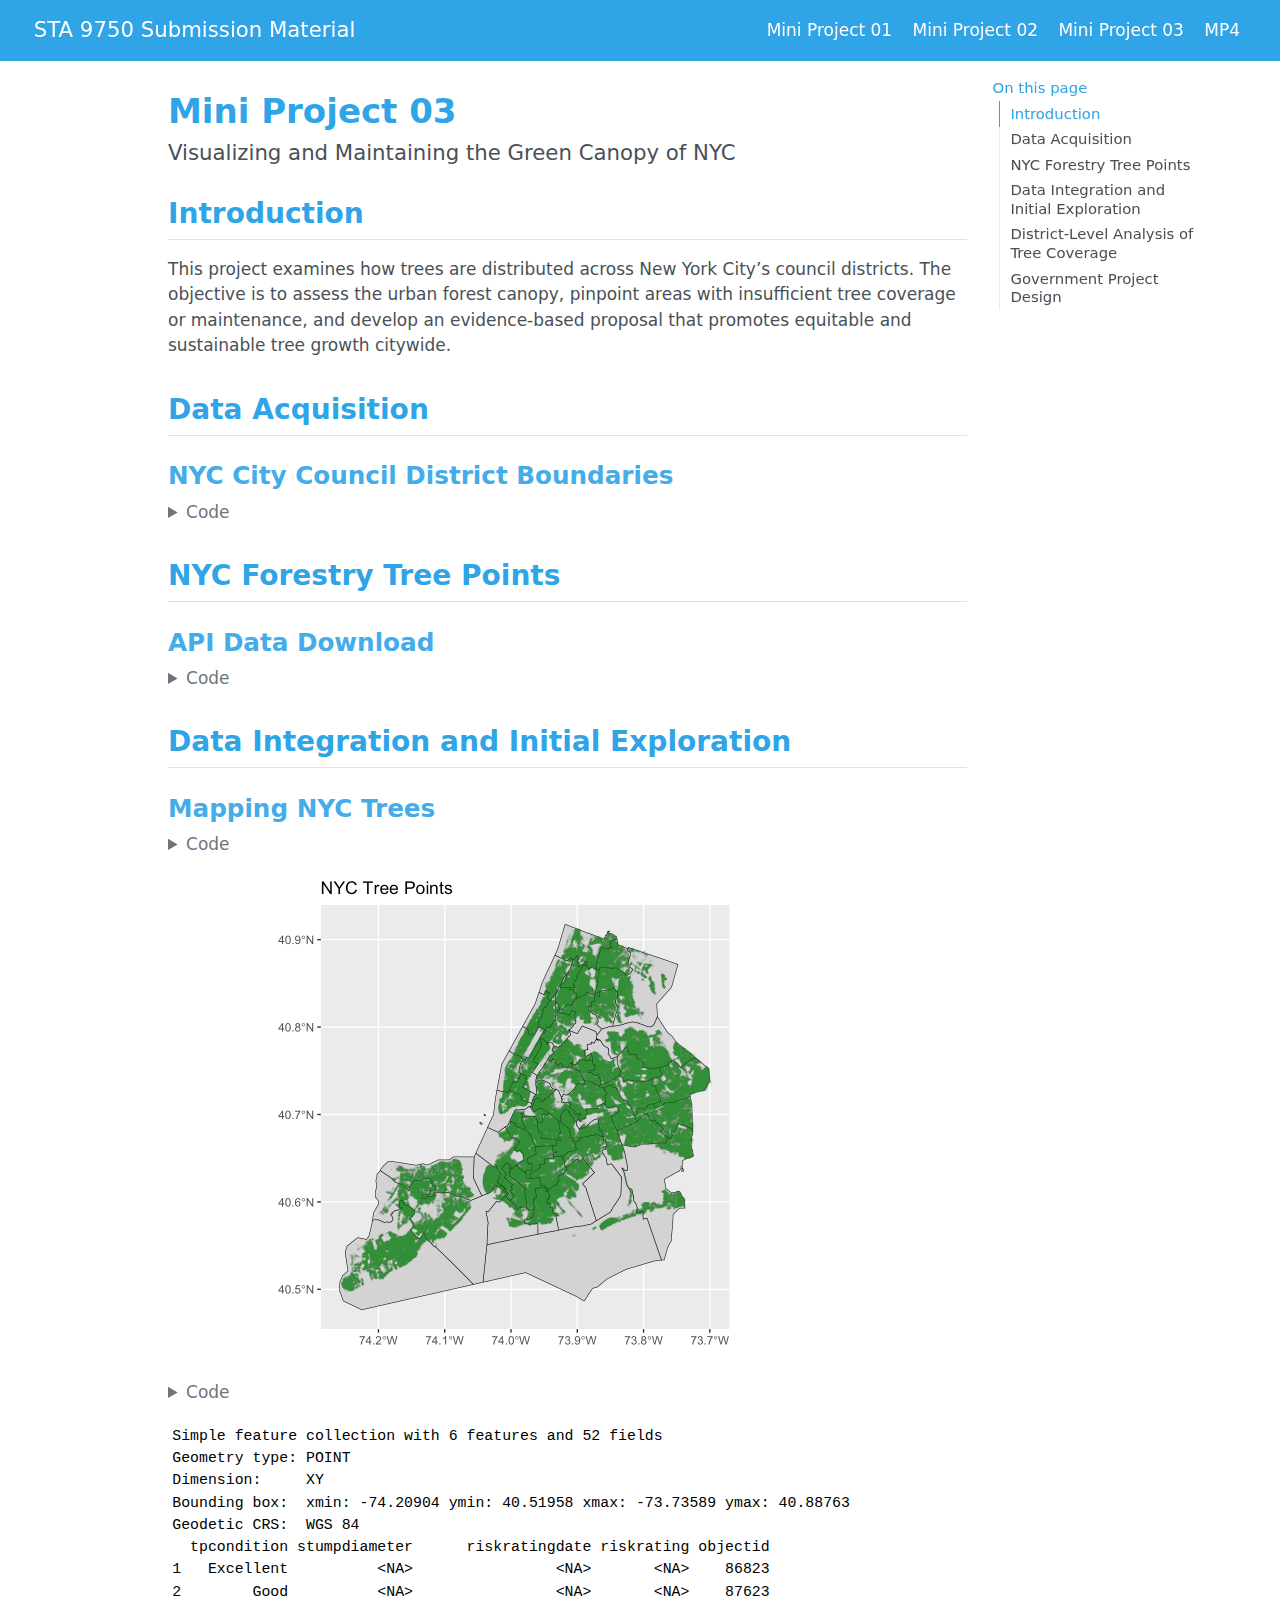
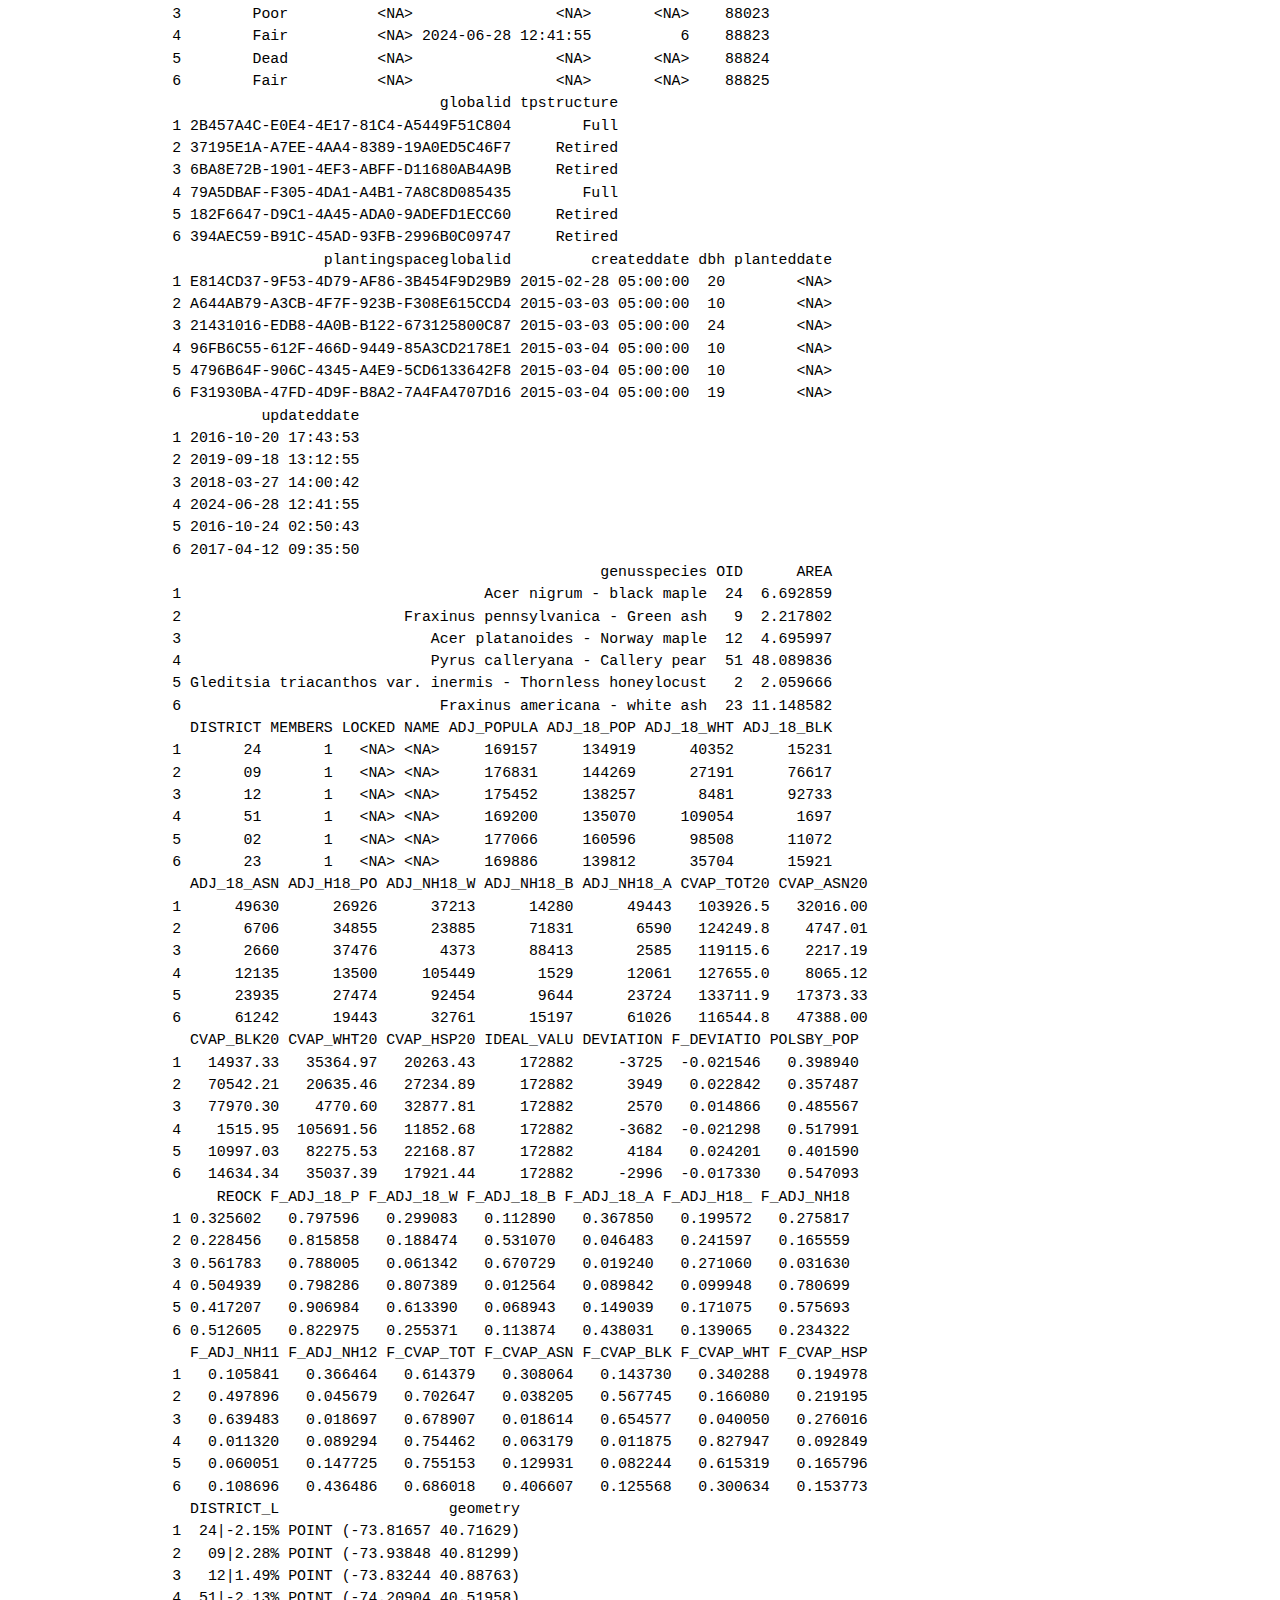
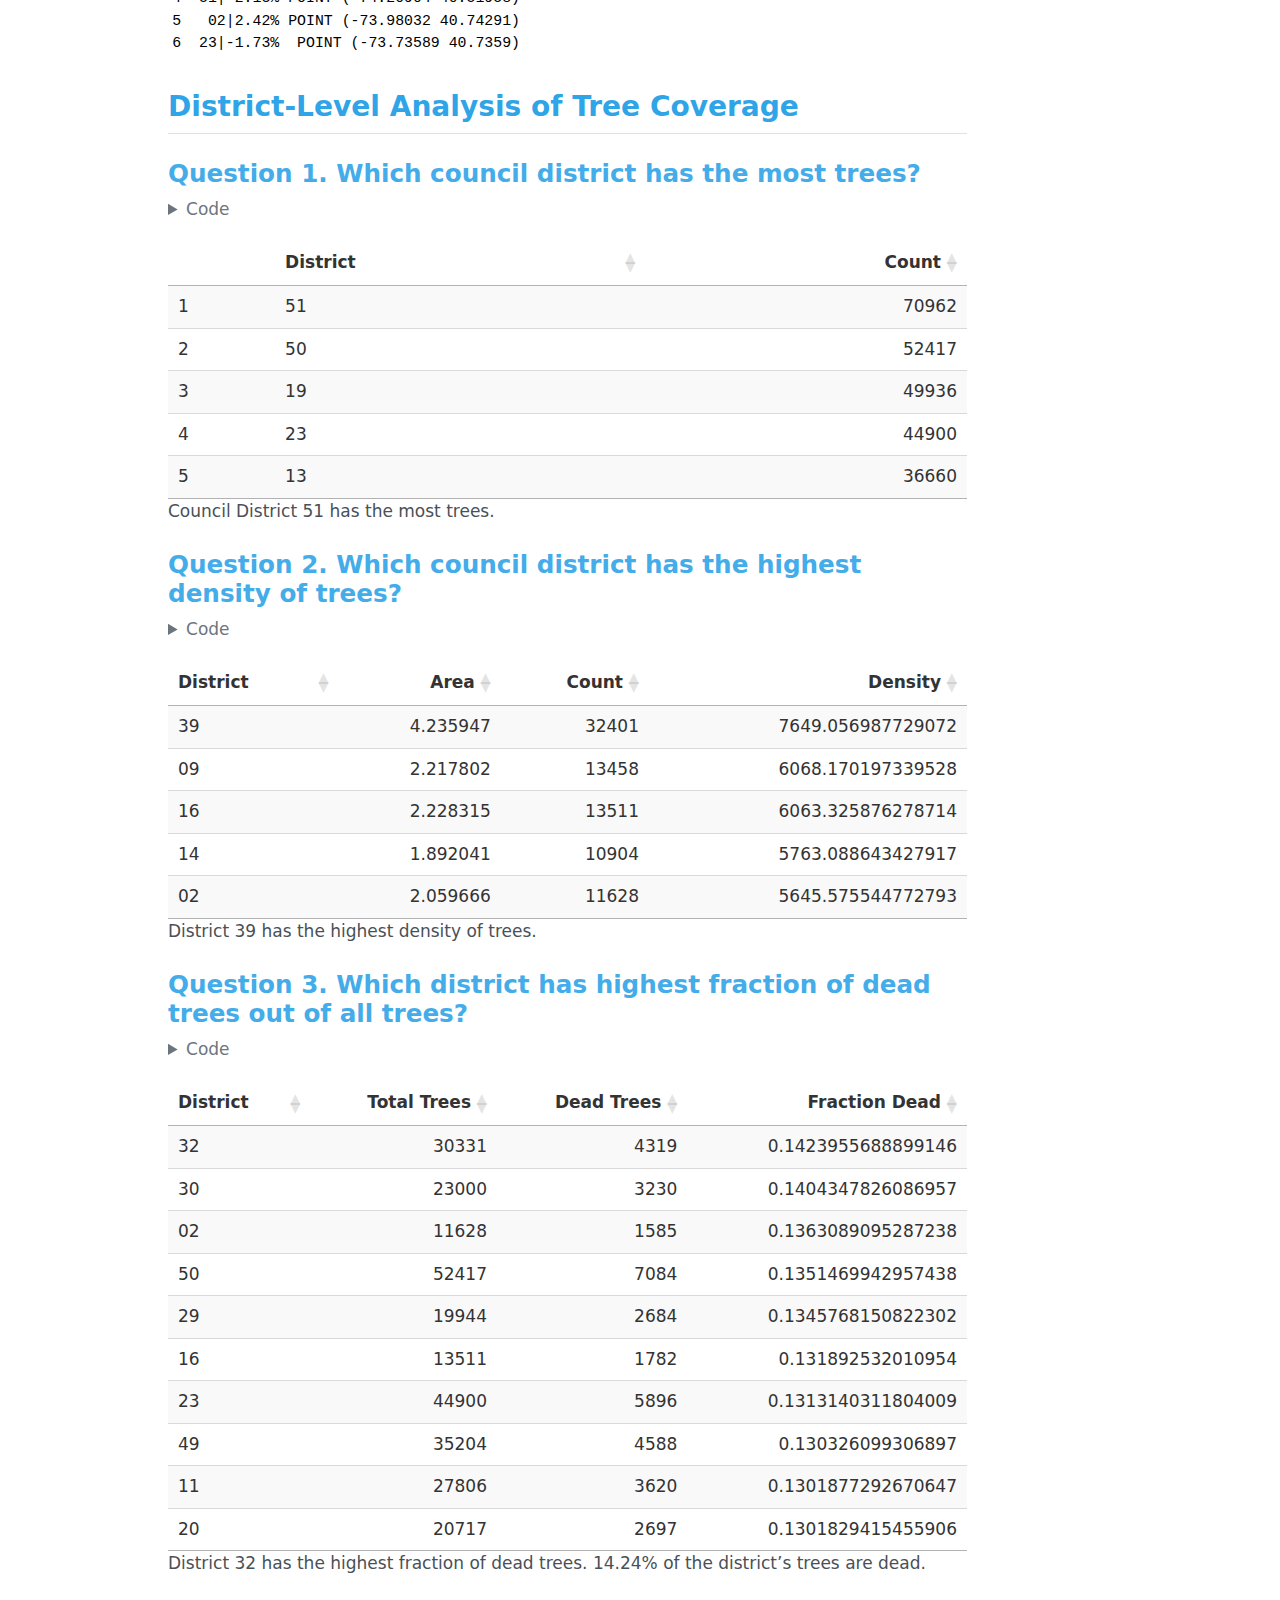
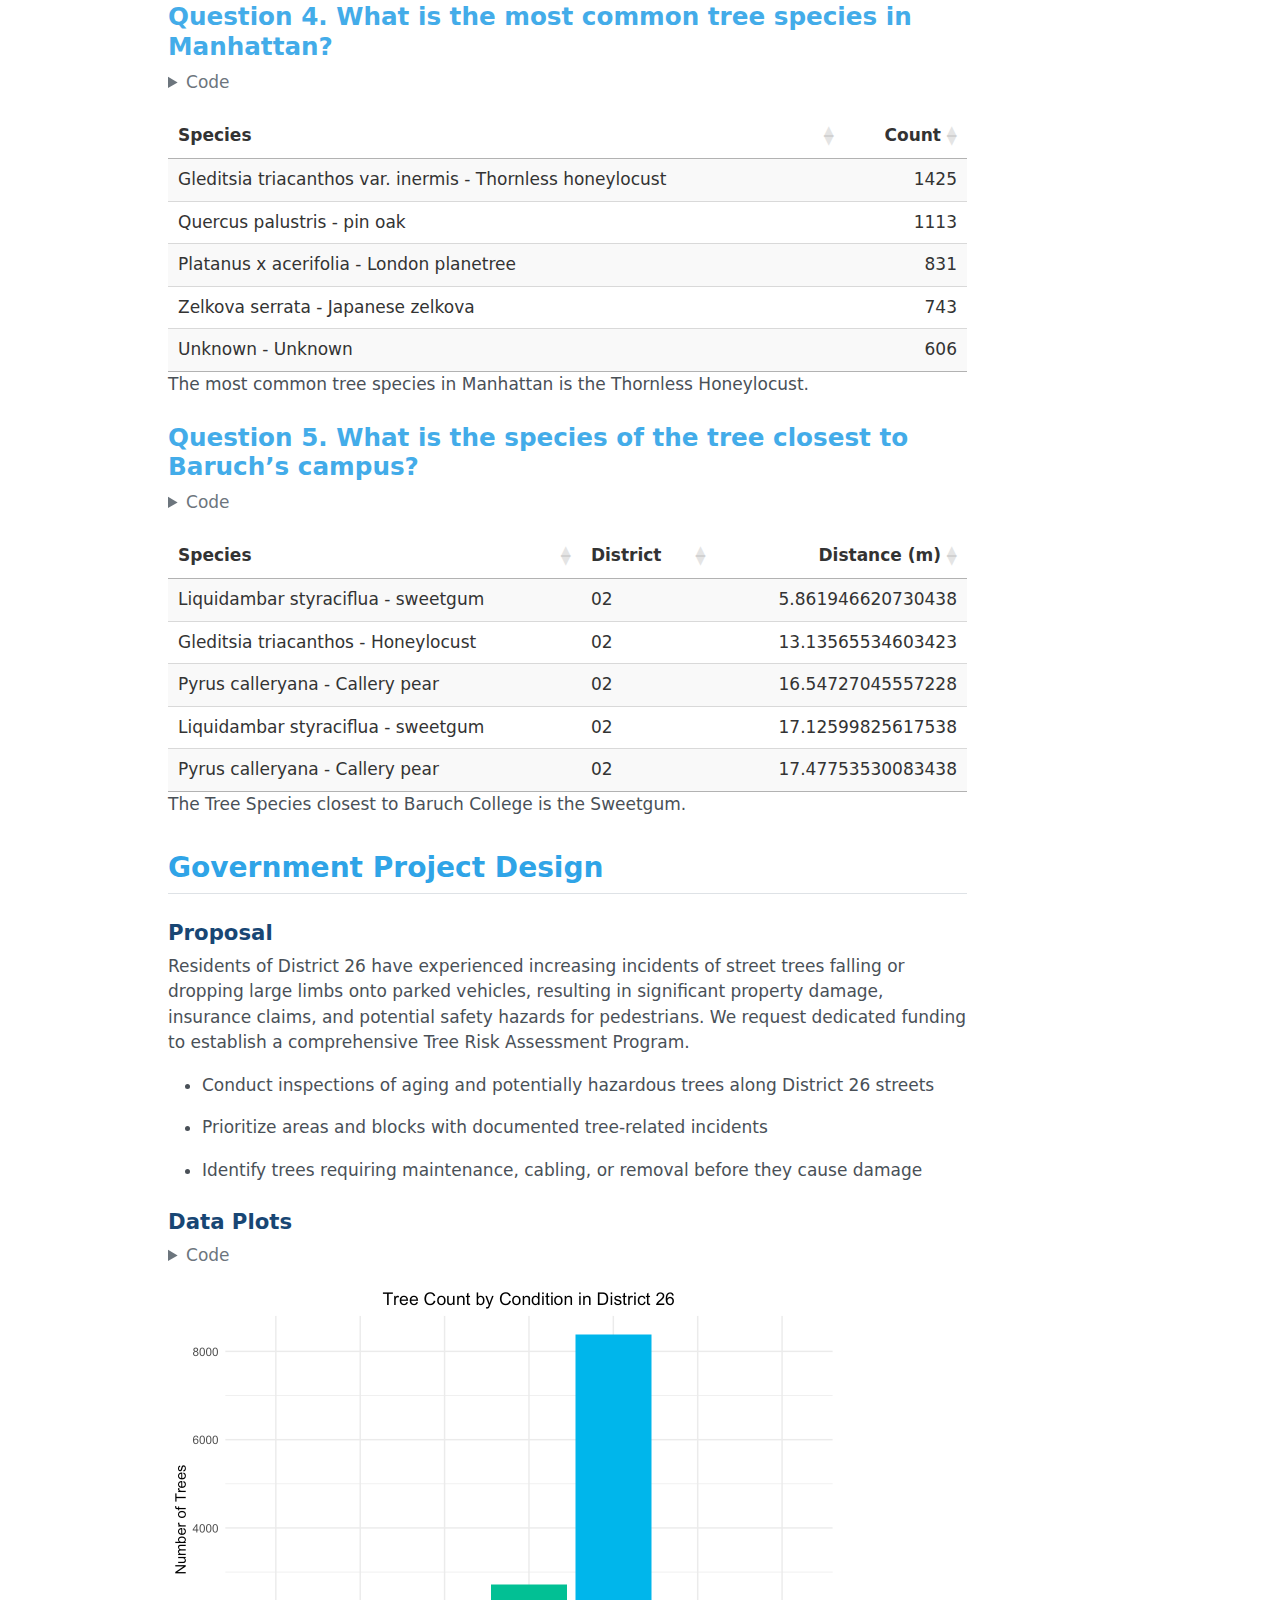
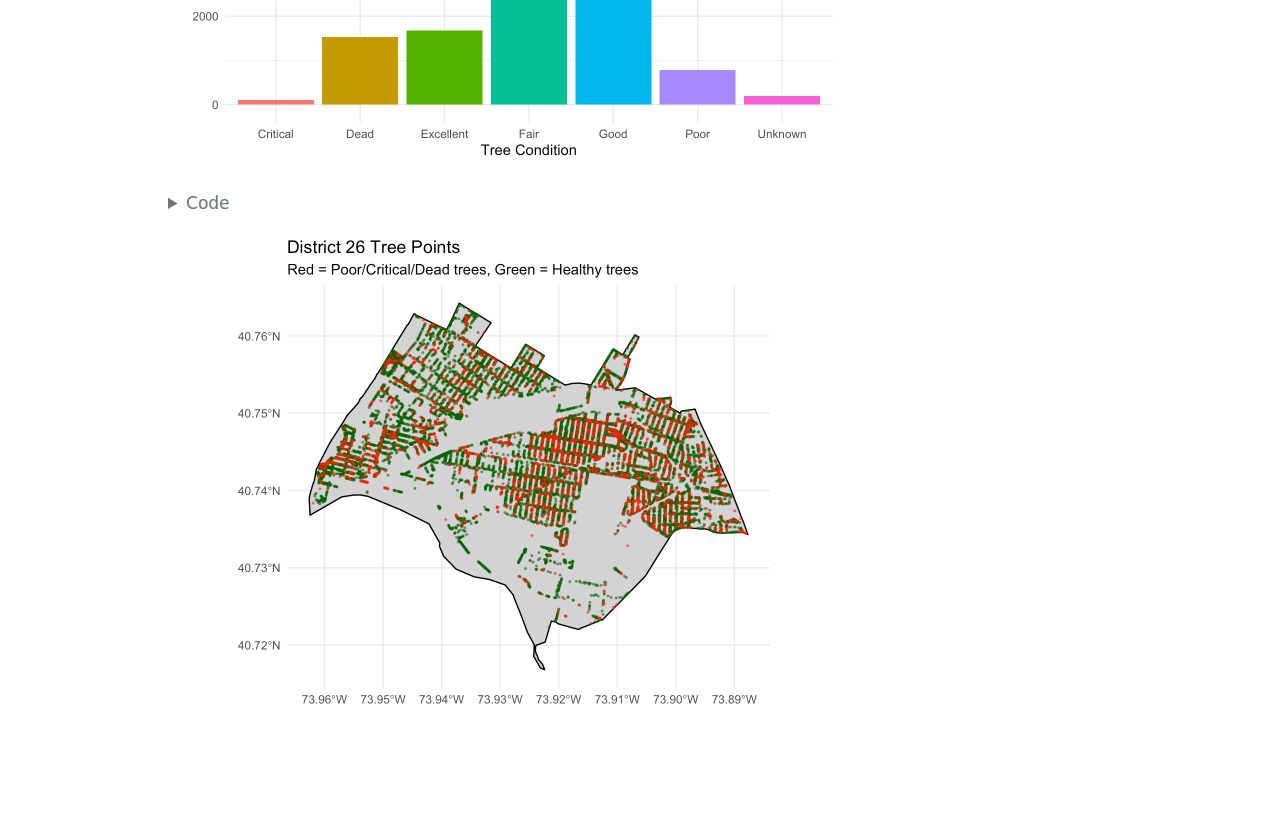
<file: docs/mp03_.html>
<!DOCTYPE html>
<html xmlns="http://www.w3.org/1999/xhtml" lang="en" xml:lang="en"><head>

<meta charset="utf-8">
<meta name="generator" content="quarto-1.8.22">

<meta name="viewport" content="width=device-width, initial-scale=1.0, user-scalable=yes">


<title>Mini Project 03 – STA 9750 Submission Material</title>
<style>
code{white-space: pre-wrap;}
span.smallcaps{font-variant: small-caps;}
div.columns{display: flex; gap: min(4vw, 1.5em);}
div.column{flex: auto; overflow-x: auto;}
div.hanging-indent{margin-left: 1.5em; text-indent: -1.5em;}
ul.task-list{list-style: none;}
ul.task-list li input[type="checkbox"] {
  width: 0.8em;
  margin: 0 0.8em 0.2em -1em; /* quarto-specific, see https://github.com/quarto-dev/quarto-cli/issues/4556 */ 
  vertical-align: middle;
}
/* CSS for syntax highlighting */
html { -webkit-text-size-adjust: 100%; }
pre > code.sourceCode { white-space: pre; position: relative; }
pre > code.sourceCode > span { display: inline-block; line-height: 1.25; }
pre > code.sourceCode > span:empty { height: 1.2em; }
.sourceCode { overflow: visible; }
code.sourceCode > span { color: inherit; text-decoration: inherit; }
div.sourceCode { margin: 1em 0; }
pre.sourceCode { margin: 0; }
@media screen {
div.sourceCode { overflow: auto; }
}
@media print {
pre > code.sourceCode { white-space: pre-wrap; }
pre > code.sourceCode > span { text-indent: -5em; padding-left: 5em; }
}
pre.numberSource code
  { counter-reset: source-line 0; }
pre.numberSource code > span
  { position: relative; left: -4em; counter-increment: source-line; }
pre.numberSource code > span > a:first-child::before
  { content: counter(source-line);
    position: relative; left: -1em; text-align: right; vertical-align: baseline;
    border: none; display: inline-block;
    -webkit-touch-callout: none; -webkit-user-select: none;
    -khtml-user-select: none; -moz-user-select: none;
    -ms-user-select: none; user-select: none;
    padding: 0 4px; width: 4em;
  }
pre.numberSource { margin-left: 3em;  padding-left: 4px; }
div.sourceCode
  {   }
@media screen {
pre > code.sourceCode > span > a:first-child::before { text-decoration: underline; }
}
</style>


<script src="site_libs/quarto-nav/quarto-nav.js"></script>
<script src="site_libs/quarto-nav/headroom.min.js"></script>
<script src="site_libs/clipboard/clipboard.min.js"></script>
<script src="site_libs/quarto-search/autocomplete.umd.js"></script>
<script src="site_libs/quarto-search/fuse.min.js"></script>
<script src="site_libs/quarto-search/quarto-search.js"></script>
<meta name="quarto:offset" content="./">
<script src="site_libs/quarto-html/quarto.js" type="module"></script>
<script src="site_libs/quarto-html/tabsets/tabsets.js" type="module"></script>
<script src="site_libs/quarto-html/axe/axe-check.js" type="module"></script>
<script src="site_libs/quarto-html/popper.min.js"></script>
<script src="site_libs/quarto-html/tippy.umd.min.js"></script>
<script src="site_libs/quarto-html/anchor.min.js"></script>
<link href="site_libs/quarto-html/tippy.css" rel="stylesheet">
<link href="site_libs/quarto-html/quarto-syntax-highlighting-cd7454b418030687c631a6a7286fbe16.css" rel="stylesheet" id="quarto-text-highlighting-styles">
<script src="site_libs/bootstrap/bootstrap.min.js"></script>
<link href="site_libs/bootstrap/bootstrap-icons.css" rel="stylesheet">
<link href="site_libs/bootstrap/bootstrap-7ee73d549045f2333a4b48a3669514bd.min.css" rel="stylesheet" append-hash="true" id="quarto-bootstrap" data-mode="light">
<script id="quarto-search-options" type="application/json">{
  "location": "navbar",
  "copy-button": false,
  "collapse-after": 3,
  "panel-placement": "end",
  "type": "overlay",
  "limit": 50,
  "keyboard-shortcut": [
    "f",
    "/",
    "s"
  ],
  "show-item-context": false,
  "language": {
    "search-no-results-text": "No results",
    "search-matching-documents-text": "matching documents",
    "search-copy-link-title": "Copy link to search",
    "search-hide-matches-text": "Hide additional matches",
    "search-more-match-text": "more match in this document",
    "search-more-matches-text": "more matches in this document",
    "search-clear-button-title": "Clear",
    "search-text-placeholder": "",
    "search-detached-cancel-button-title": "Cancel",
    "search-submit-button-title": "Submit",
    "search-label": "Search"
  }
}</script>
<link href="site_libs/htmltools-fill-0.5.8.1/fill.css" rel="stylesheet">
<script src="site_libs/htmlwidgets-1.6.4/htmlwidgets.js"></script>
<link href="site_libs/datatables-css-0.0.0/datatables-crosstalk.css" rel="stylesheet">
<script src="site_libs/datatables-binding-0.34.0/datatables.js"></script>
<script src="site_libs/jquery-3.6.0/jquery-3.6.0.min.js"></script>
<link href="site_libs/dt-core-1.13.6/css/jquery.dataTables.min.css" rel="stylesheet">
<link href="site_libs/dt-core-1.13.6/css/jquery.dataTables.extra.css" rel="stylesheet">
<script src="site_libs/dt-core-1.13.6/js/jquery.dataTables.min.js"></script>
<link href="site_libs/crosstalk-1.2.2/css/crosstalk.min.css" rel="stylesheet">
<script src="site_libs/crosstalk-1.2.2/js/crosstalk.min.js"></script>


</head>

<body class="nav-fixed quarto-light">

<div id="quarto-search-results"></div>
  <header id="quarto-header" class="headroom fixed-top">
    <nav class="navbar navbar-expand-lg " data-bs-theme="dark">
      <div class="navbar-container container-fluid">
      <div class="navbar-brand-container mx-auto">
    <a href="./index.html" class="navbar-brand navbar-brand-logo">
    </a>
    <a class="navbar-brand" href="./index.html">
    <span class="navbar-title">STA 9750 Submission Material</span>
    </a>
  </div>
          <button class="navbar-toggler" type="button" data-bs-toggle="collapse" data-bs-target="#navbarCollapse" aria-controls="navbarCollapse" role="menu" aria-expanded="false" aria-label="Toggle navigation" onclick="if (window.quartoToggleHeadroom) { window.quartoToggleHeadroom(); }">
  <span class="navbar-toggler-icon"></span>
</button>
          <div class="collapse navbar-collapse" id="navbarCollapse">
            <ul class="navbar-nav navbar-nav-scroll ms-auto">
  <li class="nav-item">
    <a class="nav-link" href="././Mp1.html"> 
<span class="menu-text">Mini Project 01</span></a>
  </li>  
  <li class="nav-item">
    <a class="nav-link" href="././mp02.html"> 
<span class="menu-text">Mini Project 02</span></a>
  </li>  
  <li class="nav-item">
    <a class="nav-link" href="././mp03.html"> 
<span class="menu-text">Mini Project 03</span></a>
  </li>  
  <li class="nav-item">
    <span class="nav-link">
<span class="menu-text">MP4</span>
    </span>
  </li>  
</ul>
          </div> <!-- /navcollapse -->
            <div class="quarto-navbar-tools">
</div>
      </div> <!-- /container-fluid -->
    </nav>
</header>
<!-- content -->
<div id="quarto-content" class="quarto-container page-columns page-rows-contents page-layout-article page-navbar">
<!-- sidebar -->
<!-- margin-sidebar -->
    <div id="quarto-margin-sidebar" class="sidebar margin-sidebar">
        <nav id="TOC" role="doc-toc" class="toc-active">
    <h2 id="toc-title">On this page</h2>
   
  <ul>
  <li><a href="#introduction" id="toc-introduction" class="nav-link active" data-scroll-target="#introduction">Introduction</a></li>
  <li><a href="#data-acquisition" id="toc-data-acquisition" class="nav-link" data-scroll-target="#data-acquisition">Data Acquisition</a>
  <ul>
  <li><a href="#nyc-city-council-district-boundaries" id="toc-nyc-city-council-district-boundaries" class="nav-link" data-scroll-target="#nyc-city-council-district-boundaries">NYC City Council District Boundaries</a></li>
  </ul></li>
  <li><a href="#nyc-forestry-tree-points" id="toc-nyc-forestry-tree-points" class="nav-link" data-scroll-target="#nyc-forestry-tree-points">NYC Forestry Tree Points</a>
  <ul>
  <li><a href="#api-data-download" id="toc-api-data-download" class="nav-link" data-scroll-target="#api-data-download">API Data Download</a></li>
  </ul></li>
  <li><a href="#data-integration-and-initial-exploration" id="toc-data-integration-and-initial-exploration" class="nav-link" data-scroll-target="#data-integration-and-initial-exploration">Data Integration and Initial Exploration</a>
  <ul>
  <li><a href="#mapping-nyc-trees" id="toc-mapping-nyc-trees" class="nav-link" data-scroll-target="#mapping-nyc-trees">Mapping NYC Trees</a></li>
  </ul></li>
  <li><a href="#district-level-analysis-of-tree-coverage" id="toc-district-level-analysis-of-tree-coverage" class="nav-link" data-scroll-target="#district-level-analysis-of-tree-coverage">District-Level Analysis of Tree Coverage</a>
  <ul>
  <li><a href="#question-1.-which-council-district-has-the-most-trees" id="toc-question-1.-which-council-district-has-the-most-trees" class="nav-link" data-scroll-target="#question-1.-which-council-district-has-the-most-trees">Question 1. Which council district has the most trees?</a></li>
  <li><a href="#question-2.-which-council-district-has-the-highest-density-of-trees" id="toc-question-2.-which-council-district-has-the-highest-density-of-trees" class="nav-link" data-scroll-target="#question-2.-which-council-district-has-the-highest-density-of-trees">Question 2. Which council district has the highest density of trees?</a></li>
  <li><a href="#question-3.-which-district-has-highest-fraction-of-dead-trees-out-of-all-trees" id="toc-question-3.-which-district-has-highest-fraction-of-dead-trees-out-of-all-trees" class="nav-link" data-scroll-target="#question-3.-which-district-has-highest-fraction-of-dead-trees-out-of-all-trees">Question 3. Which district has highest fraction of dead trees out of all trees?</a></li>
  <li><a href="#question-4.-what-is-the-most-common-tree-species-in-manhattan" id="toc-question-4.-what-is-the-most-common-tree-species-in-manhattan" class="nav-link" data-scroll-target="#question-4.-what-is-the-most-common-tree-species-in-manhattan">Question 4. What is the most common tree species in Manhattan?</a></li>
  <li><a href="#question-5.-what-is-the-species-of-the-tree-closest-to-baruchs-campus" id="toc-question-5.-what-is-the-species-of-the-tree-closest-to-baruchs-campus" class="nav-link" data-scroll-target="#question-5.-what-is-the-species-of-the-tree-closest-to-baruchs-campus">Question 5. What is the species of the tree closest to Baruch’s campus?</a></li>
  </ul></li>
  <li><a href="#government-project-design" id="toc-government-project-design" class="nav-link" data-scroll-target="#government-project-design">Government Project Design</a>
  <ul>
  <li><a href="#proposal" id="toc-proposal" class="nav-link" data-scroll-target="#proposal"><span style="color: #003366;"><strong>Proposal</strong></span></a></li>
  <li><a href="#data-plots" id="toc-data-plots" class="nav-link" data-scroll-target="#data-plots"><span style="color: #003366;"><strong>Data Plots</strong></span></a></li>
  </ul></li>
  </ul>
</nav>
    </div>
<!-- main -->
<main class="content" id="quarto-document-content">

<header id="title-block-header" class="quarto-title-block default">
<div class="quarto-title">
<h1 class="title">Mini Project 03</h1>
<p class="subtitle lead">Visualizing and Maintaining the Green Canopy of NYC</p>
</div>



<div class="quarto-title-meta">

    
  
    
  </div>
  


</header>


<section id="introduction" class="level2">
<h2 class="anchored" data-anchor-id="introduction">Introduction</h2>
<p>This project examines how trees are distributed across New York City’s council districts. The objective is to assess the urban forest canopy, pinpoint areas with insufficient tree coverage or maintenance, and develop an evidence-based proposal that promotes equitable and sustainable tree growth citywide.</p>
</section>
<section id="data-acquisition" class="level2">
<h2 class="anchored" data-anchor-id="data-acquisition">Data Acquisition</h2>
<section id="nyc-city-council-district-boundaries" class="level3">
<h3 class="anchored" data-anchor-id="nyc-city-council-district-boundaries">NYC City Council District Boundaries</h3>
<div class="cell">
<details class="code-fold">
<summary>Code</summary>
<div class="code-copy-outer-scaffold"><div class="sourceCode cell-code" id="cb1"><pre class="sourceCode r code-with-copy"><code class="sourceCode r"><span id="cb1-1"><a href="#cb1-1" aria-hidden="true" tabindex="-1"></a><span class="fu">library</span>(tidyverse)</span>
<span id="cb1-2"><a href="#cb1-2" aria-hidden="true" tabindex="-1"></a><span class="fu">library</span>(sf)</span>
<span id="cb1-3"><a href="#cb1-3" aria-hidden="true" tabindex="-1"></a><span class="fu">library</span>(dplyr)</span>
<span id="cb1-4"><a href="#cb1-4" aria-hidden="true" tabindex="-1"></a><span class="fu">library</span>(httr2)</span>
<span id="cb1-5"><a href="#cb1-5" aria-hidden="true" tabindex="-1"></a></span>
<span id="cb1-6"><a href="#cb1-6" aria-hidden="true" tabindex="-1"></a><span class="cf">if</span>(<span class="sc">!</span><span class="fu">dir.exists</span>(<span class="fu">file.path</span>(<span class="st">"data"</span>, <span class="st">"mp03"</span>))){</span>
<span id="cb1-7"><a href="#cb1-7" aria-hidden="true" tabindex="-1"></a>    <span class="fu">dir.create</span>(<span class="fu">file.path</span>(<span class="st">"data"</span>, <span class="st">"mp03"</span>), <span class="at">showWarnings=</span><span class="cn">FALSE</span>, <span class="at">recursive=</span><span class="cn">TRUE</span>)}</span>
<span id="cb1-8"><a href="#cb1-8" aria-hidden="true" tabindex="-1"></a></span>
<span id="cb1-9"><a href="#cb1-9" aria-hidden="true" tabindex="-1"></a><span class="fu">setwd</span>(<span class="st">"~/Downloads"</span>)</span>
<span id="cb1-10"><a href="#cb1-10" aria-hidden="true" tabindex="-1"></a><span class="fu">unzip</span>(<span class="st">"20221006-Final-Plan-Districts.zip"</span>)</span>
<span id="cb1-11"><a href="#cb1-11" aria-hidden="true" tabindex="-1"></a>data1 <span class="ot">&lt;-</span> <span class="fu">st_read</span>(<span class="st">"~/Downloads/Districts 2022-10-06.shp"</span>)</span>
<span id="cb1-12"><a href="#cb1-12" aria-hidden="true" tabindex="-1"></a>data1_Tr <span class="ot">&lt;-</span> <span class="fu">st_transform</span>(data1, <span class="at">crs =</span> <span class="st">"WGS84"</span>) </span>
<span id="cb1-13"><a href="#cb1-13" aria-hidden="true" tabindex="-1"></a><span class="fu">glimpse</span>(data1)</span></code></pre></div><button title="Copy to Clipboard" class="code-copy-button"><i class="bi"></i></button></div>
</details>
</div>
</section>
</section>
<section id="nyc-forestry-tree-points" class="level2">
<h2 class="anchored" data-anchor-id="nyc-forestry-tree-points">NYC Forestry Tree Points</h2>
<section id="api-data-download" class="level3">
<h3 class="anchored" data-anchor-id="api-data-download">API Data Download</h3>
<div class="cell">
<details class="code-fold">
<summary>Code</summary>
<div class="code-copy-outer-scaffold"><div class="sourceCode cell-code" id="cb2"><pre class="sourceCode r code-with-copy"><code class="sourceCode r"><span id="cb2-1"><a href="#cb2-1" aria-hidden="true" tabindex="-1"></a>trees_data <span class="ot">&lt;-</span> <span class="st">"https://data.cityofnewyork.us/resource/hn5i-inap.geojson"</span></span>
<span id="cb2-2"><a href="#cb2-2" aria-hidden="true" tabindex="-1"></a></span>
<span id="cb2-3"><a href="#cb2-3" aria-hidden="true" tabindex="-1"></a>api_trees <span class="ot">&lt;-</span> <span class="fu">request</span>(trees_data) <span class="sc">|&gt;</span></span>
<span id="cb2-4"><a href="#cb2-4" aria-hidden="true" tabindex="-1"></a>  <span class="fu">req_url_query</span>(<span class="st">'$limit'</span> <span class="ot">=</span> <span class="dv">50000</span>, <span class="st">'$offset'</span> <span class="ot">=</span> <span class="dv">0</span>) <span class="sc">|&gt;</span></span>
<span id="cb2-5"><a href="#cb2-5" aria-hidden="true" tabindex="-1"></a>  <span class="fu">req_retry</span>(<span class="at">max_tries=</span><span class="dv">6</span>) <span class="sc">|&gt;</span></span>
<span id="cb2-6"><a href="#cb2-6" aria-hidden="true" tabindex="-1"></a>  <span class="fu">req_perform</span>()</span>
<span id="cb2-7"><a href="#cb2-7" aria-hidden="true" tabindex="-1"></a></span>
<span id="cb2-8"><a href="#cb2-8" aria-hidden="true" tabindex="-1"></a>NY_Trees <span class="ot">&lt;-</span> <span class="fu">st_read</span>(<span class="fu">resp_body_string</span>(api_trees))</span>
<span id="cb2-9"><a href="#cb2-9" aria-hidden="true" tabindex="-1"></a></span>
<span id="cb2-10"><a href="#cb2-10" aria-hidden="true" tabindex="-1"></a><span class="do">###################################################</span></span>
<span id="cb2-11"><a href="#cb2-11" aria-hidden="true" tabindex="-1"></a></span>
<span id="cb2-12"><a href="#cb2-12" aria-hidden="true" tabindex="-1"></a>api_trees <span class="ot">&lt;-</span> <span class="fu">request</span>(trees_data) <span class="sc">|&gt;</span></span>
<span id="cb2-13"><a href="#cb2-13" aria-hidden="true" tabindex="-1"></a>  <span class="fu">req_url_query</span>(<span class="st">'$limit'</span> <span class="ot">=</span> <span class="dv">50000</span>, <span class="st">'$offset'</span> <span class="ot">=</span> <span class="dv">50000</span>) <span class="sc">|&gt;</span></span>
<span id="cb2-14"><a href="#cb2-14" aria-hidden="true" tabindex="-1"></a>  <span class="fu">req_retry</span>(<span class="at">max_tries=</span><span class="dv">6</span>) <span class="sc">|&gt;</span></span>
<span id="cb2-15"><a href="#cb2-15" aria-hidden="true" tabindex="-1"></a>  <span class="fu">req_perform</span>()</span>
<span id="cb2-16"><a href="#cb2-16" aria-hidden="true" tabindex="-1"></a></span>
<span id="cb2-17"><a href="#cb2-17" aria-hidden="true" tabindex="-1"></a>NY_Trees1 <span class="ot">&lt;-</span> <span class="fu">st_read</span>(<span class="fu">resp_body_string</span>(api_trees))</span>
<span id="cb2-18"><a href="#cb2-18" aria-hidden="true" tabindex="-1"></a></span>
<span id="cb2-19"><a href="#cb2-19" aria-hidden="true" tabindex="-1"></a><span class="do">#########################################################</span></span>
<span id="cb2-20"><a href="#cb2-20" aria-hidden="true" tabindex="-1"></a></span>
<span id="cb2-21"><a href="#cb2-21" aria-hidden="true" tabindex="-1"></a>api_trees <span class="ot">&lt;-</span> <span class="fu">request</span>(trees_data) <span class="sc">|&gt;</span></span>
<span id="cb2-22"><a href="#cb2-22" aria-hidden="true" tabindex="-1"></a>  <span class="fu">req_url_query</span>(<span class="st">'$limit'</span> <span class="ot">=</span> <span class="dv">50000</span>, <span class="st">'$offset'</span> <span class="ot">=</span> <span class="dv">100000</span>) <span class="sc">|&gt;</span></span>
<span id="cb2-23"><a href="#cb2-23" aria-hidden="true" tabindex="-1"></a>  <span class="fu">req_retry</span>(<span class="at">max_tries=</span><span class="dv">6</span>) <span class="sc">|&gt;</span></span>
<span id="cb2-24"><a href="#cb2-24" aria-hidden="true" tabindex="-1"></a>  <span class="fu">req_perform</span>()</span>
<span id="cb2-25"><a href="#cb2-25" aria-hidden="true" tabindex="-1"></a></span>
<span id="cb2-26"><a href="#cb2-26" aria-hidden="true" tabindex="-1"></a>NY_Trees2 <span class="ot">&lt;-</span> <span class="fu">st_read</span>(<span class="fu">resp_body_string</span>(api_trees))</span>
<span id="cb2-27"><a href="#cb2-27" aria-hidden="true" tabindex="-1"></a></span>
<span id="cb2-28"><a href="#cb2-28" aria-hidden="true" tabindex="-1"></a><span class="do">#########################################################</span></span>
<span id="cb2-29"><a href="#cb2-29" aria-hidden="true" tabindex="-1"></a></span>
<span id="cb2-30"><a href="#cb2-30" aria-hidden="true" tabindex="-1"></a>api_trees <span class="ot">&lt;-</span> <span class="fu">request</span>(trees_data) <span class="sc">|&gt;</span></span>
<span id="cb2-31"><a href="#cb2-31" aria-hidden="true" tabindex="-1"></a>  <span class="fu">req_url_query</span>(<span class="st">'$limit'</span> <span class="ot">=</span> <span class="dv">50000</span>, <span class="st">'$offset'</span> <span class="ot">=</span> <span class="dv">150000</span>) <span class="sc">|&gt;</span></span>
<span id="cb2-32"><a href="#cb2-32" aria-hidden="true" tabindex="-1"></a>  <span class="fu">req_retry</span>(<span class="at">max_tries=</span><span class="dv">6</span>) <span class="sc">|&gt;</span></span>
<span id="cb2-33"><a href="#cb2-33" aria-hidden="true" tabindex="-1"></a>  <span class="fu">req_perform</span>()</span>
<span id="cb2-34"><a href="#cb2-34" aria-hidden="true" tabindex="-1"></a></span>
<span id="cb2-35"><a href="#cb2-35" aria-hidden="true" tabindex="-1"></a>NY_Trees3 <span class="ot">&lt;-</span> <span class="fu">st_read</span>(<span class="fu">resp_body_string</span>(api_trees))</span>
<span id="cb2-36"><a href="#cb2-36" aria-hidden="true" tabindex="-1"></a></span>
<span id="cb2-37"><a href="#cb2-37" aria-hidden="true" tabindex="-1"></a><span class="do">########################################################</span></span>
<span id="cb2-38"><a href="#cb2-38" aria-hidden="true" tabindex="-1"></a></span>
<span id="cb2-39"><a href="#cb2-39" aria-hidden="true" tabindex="-1"></a></span>
<span id="cb2-40"><a href="#cb2-40" aria-hidden="true" tabindex="-1"></a>api_trees <span class="ot">&lt;-</span> <span class="fu">request</span>(trees_data) <span class="sc">|&gt;</span></span>
<span id="cb2-41"><a href="#cb2-41" aria-hidden="true" tabindex="-1"></a>  <span class="fu">req_url_query</span>(<span class="st">'$limit'</span> <span class="ot">=</span> <span class="dv">50000</span>, <span class="st">'$offset'</span> <span class="ot">=</span> <span class="dv">200000</span>) <span class="sc">|&gt;</span></span>
<span id="cb2-42"><a href="#cb2-42" aria-hidden="true" tabindex="-1"></a>  <span class="fu">req_retry</span>(<span class="at">max_tries=</span><span class="dv">6</span>) <span class="sc">|&gt;</span></span>
<span id="cb2-43"><a href="#cb2-43" aria-hidden="true" tabindex="-1"></a>  <span class="fu">req_perform</span>()</span>
<span id="cb2-44"><a href="#cb2-44" aria-hidden="true" tabindex="-1"></a></span>
<span id="cb2-45"><a href="#cb2-45" aria-hidden="true" tabindex="-1"></a>NY_Trees4 <span class="ot">&lt;-</span> <span class="fu">st_read</span>(<span class="fu">resp_body_string</span>(api_trees))</span>
<span id="cb2-46"><a href="#cb2-46" aria-hidden="true" tabindex="-1"></a></span>
<span id="cb2-47"><a href="#cb2-47" aria-hidden="true" tabindex="-1"></a><span class="do">########################################################</span></span>
<span id="cb2-48"><a href="#cb2-48" aria-hidden="true" tabindex="-1"></a></span>
<span id="cb2-49"><a href="#cb2-49" aria-hidden="true" tabindex="-1"></a>api_trees <span class="ot">&lt;-</span> <span class="fu">request</span>(trees_data) <span class="sc">|&gt;</span></span>
<span id="cb2-50"><a href="#cb2-50" aria-hidden="true" tabindex="-1"></a>  <span class="fu">req_url_query</span>(<span class="st">'$limit'</span> <span class="ot">=</span> <span class="dv">50000</span>, <span class="st">'$offset'</span> <span class="ot">=</span> <span class="dv">250000</span>) <span class="sc">|&gt;</span></span>
<span id="cb2-51"><a href="#cb2-51" aria-hidden="true" tabindex="-1"></a>  <span class="fu">req_retry</span>(<span class="at">max_tries=</span><span class="dv">6</span>) <span class="sc">|&gt;</span></span>
<span id="cb2-52"><a href="#cb2-52" aria-hidden="true" tabindex="-1"></a>  <span class="fu">req_perform</span>()</span>
<span id="cb2-53"><a href="#cb2-53" aria-hidden="true" tabindex="-1"></a></span>
<span id="cb2-54"><a href="#cb2-54" aria-hidden="true" tabindex="-1"></a>NY_Trees5 <span class="ot">&lt;-</span> <span class="fu">st_read</span>(<span class="fu">resp_body_string</span>(api_trees))</span>
<span id="cb2-55"><a href="#cb2-55" aria-hidden="true" tabindex="-1"></a></span>
<span id="cb2-56"><a href="#cb2-56" aria-hidden="true" tabindex="-1"></a><span class="do">##############################################################</span></span>
<span id="cb2-57"><a href="#cb2-57" aria-hidden="true" tabindex="-1"></a></span>
<span id="cb2-58"><a href="#cb2-58" aria-hidden="true" tabindex="-1"></a>api_trees <span class="ot">&lt;-</span> <span class="fu">request</span>(trees_data) <span class="sc">|&gt;</span></span>
<span id="cb2-59"><a href="#cb2-59" aria-hidden="true" tabindex="-1"></a>  <span class="fu">req_url_query</span>(<span class="st">'$limit'</span> <span class="ot">=</span> <span class="dv">50000</span>, <span class="st">'$offset'</span> <span class="ot">=</span> <span class="dv">300000</span>) <span class="sc">|&gt;</span></span>
<span id="cb2-60"><a href="#cb2-60" aria-hidden="true" tabindex="-1"></a>  <span class="fu">req_retry</span>(<span class="at">max_tries=</span><span class="dv">6</span>) <span class="sc">|&gt;</span></span>
<span id="cb2-61"><a href="#cb2-61" aria-hidden="true" tabindex="-1"></a>  <span class="fu">req_perform</span>()</span>
<span id="cb2-62"><a href="#cb2-62" aria-hidden="true" tabindex="-1"></a></span>
<span id="cb2-63"><a href="#cb2-63" aria-hidden="true" tabindex="-1"></a>NY_Trees6 <span class="ot">&lt;-</span> <span class="fu">st_read</span>(<span class="fu">resp_body_string</span>(api_trees))</span>
<span id="cb2-64"><a href="#cb2-64" aria-hidden="true" tabindex="-1"></a></span>
<span id="cb2-65"><a href="#cb2-65" aria-hidden="true" tabindex="-1"></a><span class="do">##############################################################</span></span>
<span id="cb2-66"><a href="#cb2-66" aria-hidden="true" tabindex="-1"></a></span>
<span id="cb2-67"><a href="#cb2-67" aria-hidden="true" tabindex="-1"></a>api_trees <span class="ot">&lt;-</span> <span class="fu">request</span>(trees_data) <span class="sc">|&gt;</span></span>
<span id="cb2-68"><a href="#cb2-68" aria-hidden="true" tabindex="-1"></a>  <span class="fu">req_url_query</span>(<span class="st">'$limit'</span> <span class="ot">=</span> <span class="dv">50000</span>, <span class="st">'$offset'</span> <span class="ot">=</span> <span class="dv">350000</span>) <span class="sc">|&gt;</span></span>
<span id="cb2-69"><a href="#cb2-69" aria-hidden="true" tabindex="-1"></a>  <span class="fu">req_retry</span>(<span class="at">max_tries=</span><span class="dv">6</span>) <span class="sc">|&gt;</span></span>
<span id="cb2-70"><a href="#cb2-70" aria-hidden="true" tabindex="-1"></a>  <span class="fu">req_perform</span>()</span>
<span id="cb2-71"><a href="#cb2-71" aria-hidden="true" tabindex="-1"></a></span>
<span id="cb2-72"><a href="#cb2-72" aria-hidden="true" tabindex="-1"></a>NY_Trees7 <span class="ot">&lt;-</span> <span class="fu">st_read</span>(<span class="fu">resp_body_string</span>(api_trees))</span>
<span id="cb2-73"><a href="#cb2-73" aria-hidden="true" tabindex="-1"></a></span>
<span id="cb2-74"><a href="#cb2-74" aria-hidden="true" tabindex="-1"></a><span class="do">##############################################################</span></span>
<span id="cb2-75"><a href="#cb2-75" aria-hidden="true" tabindex="-1"></a></span>
<span id="cb2-76"><a href="#cb2-76" aria-hidden="true" tabindex="-1"></a>api_trees <span class="ot">&lt;-</span> <span class="fu">request</span>(trees_data) <span class="sc">|&gt;</span></span>
<span id="cb2-77"><a href="#cb2-77" aria-hidden="true" tabindex="-1"></a>  <span class="fu">req_url_query</span>(<span class="st">'$limit'</span> <span class="ot">=</span> <span class="dv">50000</span>, <span class="st">'$offset'</span> <span class="ot">=</span> <span class="dv">400000</span>) <span class="sc">|&gt;</span></span>
<span id="cb2-78"><a href="#cb2-78" aria-hidden="true" tabindex="-1"></a>  <span class="fu">req_retry</span>(<span class="at">max_tries=</span><span class="dv">6</span>) <span class="sc">|&gt;</span></span>
<span id="cb2-79"><a href="#cb2-79" aria-hidden="true" tabindex="-1"></a>  <span class="fu">req_perform</span>()</span>
<span id="cb2-80"><a href="#cb2-80" aria-hidden="true" tabindex="-1"></a></span>
<span id="cb2-81"><a href="#cb2-81" aria-hidden="true" tabindex="-1"></a>NY_Trees8 <span class="ot">&lt;-</span> <span class="fu">st_read</span>(<span class="fu">resp_body_string</span>(api_trees))</span>
<span id="cb2-82"><a href="#cb2-82" aria-hidden="true" tabindex="-1"></a></span>
<span id="cb2-83"><a href="#cb2-83" aria-hidden="true" tabindex="-1"></a><span class="do">##############################################################</span></span>
<span id="cb2-84"><a href="#cb2-84" aria-hidden="true" tabindex="-1"></a></span>
<span id="cb2-85"><a href="#cb2-85" aria-hidden="true" tabindex="-1"></a>api_trees <span class="ot">&lt;-</span> <span class="fu">request</span>(trees_data) <span class="sc">|&gt;</span></span>
<span id="cb2-86"><a href="#cb2-86" aria-hidden="true" tabindex="-1"></a>  <span class="fu">req_url_query</span>(<span class="st">'$limit'</span> <span class="ot">=</span> <span class="dv">50000</span>, <span class="st">'$offset'</span> <span class="ot">=</span> <span class="dv">450000</span>) <span class="sc">|&gt;</span></span>
<span id="cb2-87"><a href="#cb2-87" aria-hidden="true" tabindex="-1"></a>  <span class="fu">req_retry</span>(<span class="at">max_tries=</span><span class="dv">6</span>) <span class="sc">|&gt;</span></span>
<span id="cb2-88"><a href="#cb2-88" aria-hidden="true" tabindex="-1"></a>  <span class="fu">req_perform</span>()</span>
<span id="cb2-89"><a href="#cb2-89" aria-hidden="true" tabindex="-1"></a></span>
<span id="cb2-90"><a href="#cb2-90" aria-hidden="true" tabindex="-1"></a>NY_Trees9 <span class="ot">&lt;-</span> <span class="fu">st_read</span>(<span class="fu">resp_body_string</span>(api_trees))</span>
<span id="cb2-91"><a href="#cb2-91" aria-hidden="true" tabindex="-1"></a></span>
<span id="cb2-92"><a href="#cb2-92" aria-hidden="true" tabindex="-1"></a><span class="do">##############################################################</span></span>
<span id="cb2-93"><a href="#cb2-93" aria-hidden="true" tabindex="-1"></a></span>
<span id="cb2-94"><a href="#cb2-94" aria-hidden="true" tabindex="-1"></a>api_trees <span class="ot">&lt;-</span> <span class="fu">request</span>(trees_data) <span class="sc">|&gt;</span></span>
<span id="cb2-95"><a href="#cb2-95" aria-hidden="true" tabindex="-1"></a>  <span class="fu">req_url_query</span>(<span class="st">'$limit'</span> <span class="ot">=</span> <span class="dv">50000</span>, <span class="st">'$offset'</span> <span class="ot">=</span> <span class="dv">500000</span>) <span class="sc">|&gt;</span></span>
<span id="cb2-96"><a href="#cb2-96" aria-hidden="true" tabindex="-1"></a>  <span class="fu">req_retry</span>(<span class="at">max_tries=</span><span class="dv">6</span>) <span class="sc">|&gt;</span></span>
<span id="cb2-97"><a href="#cb2-97" aria-hidden="true" tabindex="-1"></a>  <span class="fu">req_perform</span>()</span>
<span id="cb2-98"><a href="#cb2-98" aria-hidden="true" tabindex="-1"></a></span>
<span id="cb2-99"><a href="#cb2-99" aria-hidden="true" tabindex="-1"></a>NY_Trees10 <span class="ot">&lt;-</span> <span class="fu">st_read</span>(<span class="fu">resp_body_string</span>(api_trees))</span>
<span id="cb2-100"><a href="#cb2-100" aria-hidden="true" tabindex="-1"></a></span>
<span id="cb2-101"><a href="#cb2-101" aria-hidden="true" tabindex="-1"></a><span class="do">##############################################################</span></span>
<span id="cb2-102"><a href="#cb2-102" aria-hidden="true" tabindex="-1"></a></span>
<span id="cb2-103"><a href="#cb2-103" aria-hidden="true" tabindex="-1"></a>api_trees <span class="ot">&lt;-</span> <span class="fu">request</span>(trees_data) <span class="sc">|&gt;</span></span>
<span id="cb2-104"><a href="#cb2-104" aria-hidden="true" tabindex="-1"></a>  <span class="fu">req_url_query</span>(<span class="st">'$limit'</span> <span class="ot">=</span> <span class="dv">50000</span>, <span class="st">'$offset'</span> <span class="ot">=</span> <span class="dv">550000</span>) <span class="sc">|&gt;</span></span>
<span id="cb2-105"><a href="#cb2-105" aria-hidden="true" tabindex="-1"></a>  <span class="fu">req_retry</span>(<span class="at">max_tries=</span><span class="dv">6</span>) <span class="sc">|&gt;</span></span>
<span id="cb2-106"><a href="#cb2-106" aria-hidden="true" tabindex="-1"></a>  <span class="fu">req_perform</span>()</span>
<span id="cb2-107"><a href="#cb2-107" aria-hidden="true" tabindex="-1"></a></span>
<span id="cb2-108"><a href="#cb2-108" aria-hidden="true" tabindex="-1"></a>NY_Trees11 <span class="ot">&lt;-</span> <span class="fu">st_read</span>(<span class="fu">resp_body_string</span>(api_trees))</span>
<span id="cb2-109"><a href="#cb2-109" aria-hidden="true" tabindex="-1"></a></span>
<span id="cb2-110"><a href="#cb2-110" aria-hidden="true" tabindex="-1"></a><span class="do">##############################################################</span></span>
<span id="cb2-111"><a href="#cb2-111" aria-hidden="true" tabindex="-1"></a></span>
<span id="cb2-112"><a href="#cb2-112" aria-hidden="true" tabindex="-1"></a>api_trees <span class="ot">&lt;-</span> <span class="fu">request</span>(trees_data) <span class="sc">|&gt;</span></span>
<span id="cb2-113"><a href="#cb2-113" aria-hidden="true" tabindex="-1"></a>  <span class="fu">req_url_query</span>(<span class="st">'$limit'</span> <span class="ot">=</span> <span class="dv">50000</span>, <span class="st">'$offset'</span> <span class="ot">=</span> <span class="dv">600000</span>) <span class="sc">|&gt;</span></span>
<span id="cb2-114"><a href="#cb2-114" aria-hidden="true" tabindex="-1"></a>  <span class="fu">req_retry</span>(<span class="at">max_tries=</span><span class="dv">6</span>) <span class="sc">|&gt;</span></span>
<span id="cb2-115"><a href="#cb2-115" aria-hidden="true" tabindex="-1"></a>  <span class="fu">req_perform</span>()</span>
<span id="cb2-116"><a href="#cb2-116" aria-hidden="true" tabindex="-1"></a></span>
<span id="cb2-117"><a href="#cb2-117" aria-hidden="true" tabindex="-1"></a>NY_Trees12 <span class="ot">&lt;-</span> <span class="fu">st_read</span>(<span class="fu">resp_body_string</span>(api_trees))</span>
<span id="cb2-118"><a href="#cb2-118" aria-hidden="true" tabindex="-1"></a></span>
<span id="cb2-119"><a href="#cb2-119" aria-hidden="true" tabindex="-1"></a></span>
<span id="cb2-120"><a href="#cb2-120" aria-hidden="true" tabindex="-1"></a><span class="do">##############################################################</span></span>
<span id="cb2-121"><a href="#cb2-121" aria-hidden="true" tabindex="-1"></a></span>
<span id="cb2-122"><a href="#cb2-122" aria-hidden="true" tabindex="-1"></a>api_trees <span class="ot">&lt;-</span> <span class="fu">request</span>(trees_data) <span class="sc">|&gt;</span></span>
<span id="cb2-123"><a href="#cb2-123" aria-hidden="true" tabindex="-1"></a>  <span class="fu">req_url_query</span>(<span class="st">'$limit'</span> <span class="ot">=</span> <span class="dv">50000</span>, <span class="st">'$offset'</span> <span class="ot">=</span> <span class="dv">650000</span>) <span class="sc">|&gt;</span></span>
<span id="cb2-124"><a href="#cb2-124" aria-hidden="true" tabindex="-1"></a>  <span class="fu">req_retry</span>(<span class="at">max_tries=</span><span class="dv">6</span>) <span class="sc">|&gt;</span></span>
<span id="cb2-125"><a href="#cb2-125" aria-hidden="true" tabindex="-1"></a>  <span class="fu">req_perform</span>()</span>
<span id="cb2-126"><a href="#cb2-126" aria-hidden="true" tabindex="-1"></a></span>
<span id="cb2-127"><a href="#cb2-127" aria-hidden="true" tabindex="-1"></a>NY_Trees13 <span class="ot">&lt;-</span> <span class="fu">st_read</span>(<span class="fu">resp_body_string</span>(api_trees))</span>
<span id="cb2-128"><a href="#cb2-128" aria-hidden="true" tabindex="-1"></a></span>
<span id="cb2-129"><a href="#cb2-129" aria-hidden="true" tabindex="-1"></a><span class="do">##############################################################</span></span>
<span id="cb2-130"><a href="#cb2-130" aria-hidden="true" tabindex="-1"></a></span>
<span id="cb2-131"><a href="#cb2-131" aria-hidden="true" tabindex="-1"></a>api_trees <span class="ot">&lt;-</span> <span class="fu">request</span>(trees_data) <span class="sc">|&gt;</span></span>
<span id="cb2-132"><a href="#cb2-132" aria-hidden="true" tabindex="-1"></a>  <span class="fu">req_url_query</span>(<span class="st">'$limit'</span> <span class="ot">=</span> <span class="dv">50000</span>, <span class="st">'$offset'</span> <span class="ot">=</span> <span class="dv">700000</span>) <span class="sc">|&gt;</span></span>
<span id="cb2-133"><a href="#cb2-133" aria-hidden="true" tabindex="-1"></a>  <span class="fu">req_retry</span>(<span class="at">max_tries=</span><span class="dv">6</span>) <span class="sc">|&gt;</span></span>
<span id="cb2-134"><a href="#cb2-134" aria-hidden="true" tabindex="-1"></a>  <span class="fu">req_perform</span>()</span>
<span id="cb2-135"><a href="#cb2-135" aria-hidden="true" tabindex="-1"></a></span>
<span id="cb2-136"><a href="#cb2-136" aria-hidden="true" tabindex="-1"></a>NY_Trees14 <span class="ot">&lt;-</span> <span class="fu">st_read</span>(<span class="fu">resp_body_string</span>(api_trees))</span>
<span id="cb2-137"><a href="#cb2-137" aria-hidden="true" tabindex="-1"></a></span>
<span id="cb2-138"><a href="#cb2-138" aria-hidden="true" tabindex="-1"></a><span class="do">##############################################################</span></span>
<span id="cb2-139"><a href="#cb2-139" aria-hidden="true" tabindex="-1"></a></span>
<span id="cb2-140"><a href="#cb2-140" aria-hidden="true" tabindex="-1"></a>api_trees <span class="ot">&lt;-</span> <span class="fu">request</span>(trees_data) <span class="sc">|&gt;</span></span>
<span id="cb2-141"><a href="#cb2-141" aria-hidden="true" tabindex="-1"></a>  <span class="fu">req_url_query</span>(<span class="st">'$limit'</span> <span class="ot">=</span> <span class="dv">50000</span>, <span class="st">'$offset'</span> <span class="ot">=</span> <span class="dv">750000</span>) <span class="sc">|&gt;</span></span>
<span id="cb2-142"><a href="#cb2-142" aria-hidden="true" tabindex="-1"></a>  <span class="fu">req_retry</span>(<span class="at">max_tries=</span><span class="dv">6</span>) <span class="sc">|&gt;</span></span>
<span id="cb2-143"><a href="#cb2-143" aria-hidden="true" tabindex="-1"></a>  <span class="fu">req_perform</span>()</span>
<span id="cb2-144"><a href="#cb2-144" aria-hidden="true" tabindex="-1"></a></span>
<span id="cb2-145"><a href="#cb2-145" aria-hidden="true" tabindex="-1"></a>NY_Trees15 <span class="ot">&lt;-</span> <span class="fu">st_read</span>(<span class="fu">resp_body_string</span>(api_trees))</span>
<span id="cb2-146"><a href="#cb2-146" aria-hidden="true" tabindex="-1"></a></span>
<span id="cb2-147"><a href="#cb2-147" aria-hidden="true" tabindex="-1"></a><span class="do">##############################################################</span></span>
<span id="cb2-148"><a href="#cb2-148" aria-hidden="true" tabindex="-1"></a></span>
<span id="cb2-149"><a href="#cb2-149" aria-hidden="true" tabindex="-1"></a>api_trees <span class="ot">&lt;-</span> <span class="fu">request</span>(trees_data) <span class="sc">|&gt;</span></span>
<span id="cb2-150"><a href="#cb2-150" aria-hidden="true" tabindex="-1"></a>  <span class="fu">req_url_query</span>(<span class="st">'$limit'</span> <span class="ot">=</span> <span class="dv">50000</span>, <span class="st">'$offset'</span> <span class="ot">=</span> <span class="dv">800000</span>) <span class="sc">|&gt;</span></span>
<span id="cb2-151"><a href="#cb2-151" aria-hidden="true" tabindex="-1"></a>  <span class="fu">req_retry</span>(<span class="at">max_tries=</span><span class="dv">6</span>) <span class="sc">|&gt;</span></span>
<span id="cb2-152"><a href="#cb2-152" aria-hidden="true" tabindex="-1"></a>  <span class="fu">req_perform</span>()</span>
<span id="cb2-153"><a href="#cb2-153" aria-hidden="true" tabindex="-1"></a></span>
<span id="cb2-154"><a href="#cb2-154" aria-hidden="true" tabindex="-1"></a>NY_Trees16 <span class="ot">&lt;-</span> <span class="fu">st_read</span>(<span class="fu">resp_body_string</span>(api_trees))</span>
<span id="cb2-155"><a href="#cb2-155" aria-hidden="true" tabindex="-1"></a></span>
<span id="cb2-156"><a href="#cb2-156" aria-hidden="true" tabindex="-1"></a><span class="do">##############################################################</span></span>
<span id="cb2-157"><a href="#cb2-157" aria-hidden="true" tabindex="-1"></a></span>
<span id="cb2-158"><a href="#cb2-158" aria-hidden="true" tabindex="-1"></a>api_trees <span class="ot">&lt;-</span> <span class="fu">request</span>(trees_data) <span class="sc">|&gt;</span></span>
<span id="cb2-159"><a href="#cb2-159" aria-hidden="true" tabindex="-1"></a>  <span class="fu">req_url_query</span>(<span class="st">'$limit'</span> <span class="ot">=</span> <span class="dv">50000</span>, <span class="st">'$offset'</span> <span class="ot">=</span> <span class="dv">850000</span>) <span class="sc">|&gt;</span></span>
<span id="cb2-160"><a href="#cb2-160" aria-hidden="true" tabindex="-1"></a>  <span class="fu">req_retry</span>(<span class="at">max_tries=</span><span class="dv">6</span>) <span class="sc">|&gt;</span></span>
<span id="cb2-161"><a href="#cb2-161" aria-hidden="true" tabindex="-1"></a>  <span class="fu">req_perform</span>()</span>
<span id="cb2-162"><a href="#cb2-162" aria-hidden="true" tabindex="-1"></a></span>
<span id="cb2-163"><a href="#cb2-163" aria-hidden="true" tabindex="-1"></a>NY_Trees17 <span class="ot">&lt;-</span> <span class="fu">st_read</span>(<span class="fu">resp_body_string</span>(api_trees))</span>
<span id="cb2-164"><a href="#cb2-164" aria-hidden="true" tabindex="-1"></a></span>
<span id="cb2-165"><a href="#cb2-165" aria-hidden="true" tabindex="-1"></a><span class="do">##############################################################</span></span>
<span id="cb2-166"><a href="#cb2-166" aria-hidden="true" tabindex="-1"></a></span>
<span id="cb2-167"><a href="#cb2-167" aria-hidden="true" tabindex="-1"></a>api_trees <span class="ot">&lt;-</span> <span class="fu">request</span>(trees_data) <span class="sc">|&gt;</span></span>
<span id="cb2-168"><a href="#cb2-168" aria-hidden="true" tabindex="-1"></a>  <span class="fu">req_url_query</span>(<span class="st">'$limit'</span> <span class="ot">=</span> <span class="dv">50000</span>, <span class="st">'$offset'</span> <span class="ot">=</span> <span class="dv">900000</span>) <span class="sc">|&gt;</span></span>
<span id="cb2-169"><a href="#cb2-169" aria-hidden="true" tabindex="-1"></a>  <span class="fu">req_retry</span>(<span class="at">max_tries=</span><span class="dv">6</span>) <span class="sc">|&gt;</span></span>
<span id="cb2-170"><a href="#cb2-170" aria-hidden="true" tabindex="-1"></a>  <span class="fu">req_perform</span>()</span>
<span id="cb2-171"><a href="#cb2-171" aria-hidden="true" tabindex="-1"></a></span>
<span id="cb2-172"><a href="#cb2-172" aria-hidden="true" tabindex="-1"></a>NY_Trees18 <span class="ot">&lt;-</span> <span class="fu">st_read</span>(<span class="fu">resp_body_string</span>(api_trees))</span>
<span id="cb2-173"><a href="#cb2-173" aria-hidden="true" tabindex="-1"></a></span>
<span id="cb2-174"><a href="#cb2-174" aria-hidden="true" tabindex="-1"></a><span class="do">##############################################################</span></span>
<span id="cb2-175"><a href="#cb2-175" aria-hidden="true" tabindex="-1"></a></span>
<span id="cb2-176"><a href="#cb2-176" aria-hidden="true" tabindex="-1"></a>api_trees <span class="ot">&lt;-</span> <span class="fu">request</span>(trees_data) <span class="sc">|&gt;</span></span>
<span id="cb2-177"><a href="#cb2-177" aria-hidden="true" tabindex="-1"></a>  <span class="fu">req_url_query</span>(<span class="st">'$limit'</span> <span class="ot">=</span> <span class="dv">50000</span>, <span class="st">'$offset'</span> <span class="ot">=</span> <span class="dv">950000</span>) <span class="sc">|&gt;</span></span>
<span id="cb2-178"><a href="#cb2-178" aria-hidden="true" tabindex="-1"></a>  <span class="fu">req_retry</span>(<span class="at">max_tries=</span><span class="dv">6</span>) <span class="sc">|&gt;</span></span>
<span id="cb2-179"><a href="#cb2-179" aria-hidden="true" tabindex="-1"></a>  <span class="fu">req_perform</span>()</span>
<span id="cb2-180"><a href="#cb2-180" aria-hidden="true" tabindex="-1"></a></span>
<span id="cb2-181"><a href="#cb2-181" aria-hidden="true" tabindex="-1"></a>NY_Trees19 <span class="ot">&lt;-</span> <span class="fu">st_read</span>(<span class="fu">resp_body_string</span>(api_trees))</span>
<span id="cb2-182"><a href="#cb2-182" aria-hidden="true" tabindex="-1"></a></span>
<span id="cb2-183"><a href="#cb2-183" aria-hidden="true" tabindex="-1"></a><span class="do">##############################################################</span></span>
<span id="cb2-184"><a href="#cb2-184" aria-hidden="true" tabindex="-1"></a></span>
<span id="cb2-185"><a href="#cb2-185" aria-hidden="true" tabindex="-1"></a>api_trees <span class="ot">&lt;-</span> <span class="fu">request</span>(trees_data) <span class="sc">|&gt;</span></span>
<span id="cb2-186"><a href="#cb2-186" aria-hidden="true" tabindex="-1"></a>  <span class="fu">req_url_query</span>(<span class="st">'$limit'</span> <span class="ot">=</span> <span class="dv">50000</span>, <span class="st">'$offset'</span> <span class="ot">=</span> <span class="dv">1000000</span>) <span class="sc">|&gt;</span></span>
<span id="cb2-187"><a href="#cb2-187" aria-hidden="true" tabindex="-1"></a>  <span class="fu">req_retry</span>(<span class="at">max_tries=</span><span class="dv">6</span>) <span class="sc">|&gt;</span></span>
<span id="cb2-188"><a href="#cb2-188" aria-hidden="true" tabindex="-1"></a>  <span class="fu">req_perform</span>()</span>
<span id="cb2-189"><a href="#cb2-189" aria-hidden="true" tabindex="-1"></a></span>
<span id="cb2-190"><a href="#cb2-190" aria-hidden="true" tabindex="-1"></a>NY_Trees20 <span class="ot">&lt;-</span> <span class="fu">st_read</span>(<span class="fu">resp_body_string</span>(api_trees))</span>
<span id="cb2-191"><a href="#cb2-191" aria-hidden="true" tabindex="-1"></a></span>
<span id="cb2-192"><a href="#cb2-192" aria-hidden="true" tabindex="-1"></a><span class="do">##############################################################</span></span>
<span id="cb2-193"><a href="#cb2-193" aria-hidden="true" tabindex="-1"></a></span>
<span id="cb2-194"><a href="#cb2-194" aria-hidden="true" tabindex="-1"></a>api_trees <span class="ot">&lt;-</span> <span class="fu">request</span>(trees_data) <span class="sc">|&gt;</span></span>
<span id="cb2-195"><a href="#cb2-195" aria-hidden="true" tabindex="-1"></a>  <span class="fu">req_url_query</span>(<span class="st">'$limit'</span> <span class="ot">=</span> <span class="dv">50000</span>, <span class="st">'$offset'</span> <span class="ot">=</span> <span class="dv">1050000</span>) <span class="sc">|&gt;</span></span>
<span id="cb2-196"><a href="#cb2-196" aria-hidden="true" tabindex="-1"></a>  <span class="fu">req_retry</span>(<span class="at">max_tries=</span><span class="dv">6</span>) <span class="sc">|&gt;</span></span>
<span id="cb2-197"><a href="#cb2-197" aria-hidden="true" tabindex="-1"></a>  <span class="fu">req_perform</span>()</span>
<span id="cb2-198"><a href="#cb2-198" aria-hidden="true" tabindex="-1"></a></span>
<span id="cb2-199"><a href="#cb2-199" aria-hidden="true" tabindex="-1"></a>NY_Trees21 <span class="ot">&lt;-</span> <span class="fu">st_read</span>(<span class="fu">resp_body_string</span>(api_trees))</span>
<span id="cb2-200"><a href="#cb2-200" aria-hidden="true" tabindex="-1"></a></span>
<span id="cb2-201"><a href="#cb2-201" aria-hidden="true" tabindex="-1"></a><span class="do">##############################################################</span></span>
<span id="cb2-202"><a href="#cb2-202" aria-hidden="true" tabindex="-1"></a></span>
<span id="cb2-203"><a href="#cb2-203" aria-hidden="true" tabindex="-1"></a>trees_dataframes <span class="ot">&lt;-</span> <span class="fu">list</span>(NY_Trees, NY_Trees1, NY_Trees2, NY_Trees3, NY_Trees4, NY_Trees5, </span>
<span id="cb2-204"><a href="#cb2-204" aria-hidden="true" tabindex="-1"></a>                         NY_Trees6, NY_Trees7, NY_Trees8, NY_Trees9, NY_Trees10, NY_Trees11,</span>
<span id="cb2-205"><a href="#cb2-205" aria-hidden="true" tabindex="-1"></a>                         NY_Trees12, NY_Trees13,NY_Trees14, NY_Trees15, NY_Trees16, NY_Trees17, </span>
<span id="cb2-206"><a href="#cb2-206" aria-hidden="true" tabindex="-1"></a>                         NY_Trees18, NY_Trees19, NY_Trees20, NY_Trees21)</span>
<span id="cb2-207"><a href="#cb2-207" aria-hidden="true" tabindex="-1"></a>combined_trees_dataframes <span class="ot">&lt;-</span> <span class="fu">bind_rows</span>(trees_dataframes)</span>
<span id="cb2-208"><a href="#cb2-208" aria-hidden="true" tabindex="-1"></a><span class="fu">return</span>(combined_trees_dataframes)</span></code></pre></div><button title="Copy to Clipboard" class="code-copy-button"><i class="bi"></i></button></div>
</details>
</div>
</section>
</section>
<section id="data-integration-and-initial-exploration" class="level2">
<h2 class="anchored" data-anchor-id="data-integration-and-initial-exploration">Data Integration and Initial Exploration</h2>
<section id="mapping-nyc-trees" class="level3">
<h3 class="anchored" data-anchor-id="mapping-nyc-trees">Mapping NYC Trees</h3>
<div class="cell">
<details class="code-fold">
<summary>Code</summary>
<div class="code-copy-outer-scaffold"><div class="sourceCode cell-code" id="cb3"><pre class="sourceCode r code-with-copy"><code class="sourceCode r"><span id="cb3-1"><a href="#cb3-1" aria-hidden="true" tabindex="-1"></a><span class="fu">library</span>(ggplot2)</span>
<span id="cb3-2"><a href="#cb3-2" aria-hidden="true" tabindex="-1"></a></span>
<span id="cb3-3"><a href="#cb3-3" aria-hidden="true" tabindex="-1"></a></span>
<span id="cb3-4"><a href="#cb3-4" aria-hidden="true" tabindex="-1"></a><span class="fu">ggplot</span>() <span class="sc">+</span></span>
<span id="cb3-5"><a href="#cb3-5" aria-hidden="true" tabindex="-1"></a>  <span class="fu">geom_sf</span>(<span class="at">data =</span> data1_Tr,</span>
<span id="cb3-6"><a href="#cb3-6" aria-hidden="true" tabindex="-1"></a>          <span class="at">fill =</span> <span class="st">"lightgray"</span>,</span>
<span id="cb3-7"><a href="#cb3-7" aria-hidden="true" tabindex="-1"></a>          <span class="at">color =</span> <span class="st">"black"</span>,</span>
<span id="cb3-8"><a href="#cb3-8" aria-hidden="true" tabindex="-1"></a>          <span class="at">size =</span> <span class="fl">0.5</span>) <span class="sc">+</span></span>
<span id="cb3-9"><a href="#cb3-9" aria-hidden="true" tabindex="-1"></a>  <span class="fu">geom_sf</span>(<span class="at">data =</span> combined_trees_dataframes,</span>
<span id="cb3-10"><a href="#cb3-10" aria-hidden="true" tabindex="-1"></a>         <span class="at">alpha =</span> <span class="fl">0.01</span>,</span>
<span id="cb3-11"><a href="#cb3-11" aria-hidden="true" tabindex="-1"></a>         <span class="at">size =</span> <span class="fl">0.2</span>,</span>
<span id="cb3-12"><a href="#cb3-12" aria-hidden="true" tabindex="-1"></a>         <span class="at">color =</span> <span class="st">"darkgreen"</span>) <span class="sc">+</span></span>
<span id="cb3-13"><a href="#cb3-13" aria-hidden="true" tabindex="-1"></a>  <span class="fu">labs</span>(<span class="at">title =</span> <span class="st">"NYC Tree Points"</span>)</span></code></pre></div><button title="Copy to Clipboard" class="code-copy-button"><i class="bi"></i></button></div>
</details>
<div class="cell-output-display">
<div>
<figure class="figure">
<p><img src="mp03__files/figure-html/unnamed-chunk-3-1.png" class="img-fluid figure-img" width="672"></p>
</figure>
</div>
</div>
<details class="code-fold">
<summary>Code</summary>
<div class="code-copy-outer-scaffold"><div class="sourceCode cell-code" id="cb4"><pre class="sourceCode r code-with-copy"><code class="sourceCode r"><span id="cb4-1"><a href="#cb4-1" aria-hidden="true" tabindex="-1"></a>Tree_points <span class="ot">&lt;-</span> <span class="fu">st_join</span>(combined_trees_dataframes, data1_Tr,</span>
<span id="cb4-2"><a href="#cb4-2" aria-hidden="true" tabindex="-1"></a>                       <span class="at">join =</span> st_intersects)</span>
<span id="cb4-3"><a href="#cb4-3" aria-hidden="true" tabindex="-1"></a><span class="fu">head</span>(Tree_points)</span></code></pre></div><button title="Copy to Clipboard" class="code-copy-button"><i class="bi"></i></button></div>
</details>
<div class="cell-output cell-output-stdout">
<pre><code>Simple feature collection with 6 features and 52 fields
Geometry type: POINT
Dimension:     XY
Bounding box:  xmin: -74.20904 ymin: 40.51958 xmax: -73.73589 ymax: 40.88763
Geodetic CRS:  WGS 84
  tpcondition stumpdiameter      riskratingdate riskrating objectid
1   Excellent          &lt;NA&gt;                &lt;NA&gt;       &lt;NA&gt;    86823
2        Good          &lt;NA&gt;                &lt;NA&gt;       &lt;NA&gt;    87623
3        Poor          &lt;NA&gt;                &lt;NA&gt;       &lt;NA&gt;    88023
4        Fair          &lt;NA&gt; 2024-06-28 12:41:55          6    88823
5        Dead          &lt;NA&gt;                &lt;NA&gt;       &lt;NA&gt;    88824
6        Fair          &lt;NA&gt;                &lt;NA&gt;       &lt;NA&gt;    88825
                              globalid tpstructure
1 2B457A4C-E0E4-4E17-81C4-A5449F51C804        Full
2 37195E1A-A7EE-4AA4-8389-19A0ED5C46F7     Retired
3 6BA8E72B-1901-4EF3-ABFF-D11680AB4A9B     Retired
4 79A5DBAF-F305-4DA1-A4B1-7A8C8D085435        Full
5 182F6647-D9C1-4A45-ADA0-9ADEFD1ECC60     Retired
6 394AEC59-B91C-45AD-93FB-2996B0C09747     Retired
                 plantingspaceglobalid         createddate dbh planteddate
1 E814CD37-9F53-4D79-AF86-3B454F9D29B9 2015-02-28 05:00:00  20        &lt;NA&gt;
2 A644AB79-A3CB-4F7F-923B-F308E615CCD4 2015-03-03 05:00:00  10        &lt;NA&gt;
3 21431016-EDB8-4A0B-B122-673125800C87 2015-03-03 05:00:00  24        &lt;NA&gt;
4 96FB6C55-612F-466D-9449-85A3CD2178E1 2015-03-04 05:00:00  10        &lt;NA&gt;
5 4796B64F-906C-4345-A4E9-5CD6133642F8 2015-03-04 05:00:00  10        &lt;NA&gt;
6 F31930BA-47FD-4D9F-B8A2-7A4FA4707D16 2015-03-04 05:00:00  19        &lt;NA&gt;
          updateddate
1 2016-10-20 17:43:53
2 2019-09-18 13:12:55
3 2018-03-27 14:00:42
4 2024-06-28 12:41:55
5 2016-10-24 02:50:43
6 2017-04-12 09:35:50
                                                genusspecies OID      AREA
1                                  Acer nigrum - black maple  24  6.692859
2                         Fraxinus pennsylvanica - Green ash   9  2.217802
3                            Acer platanoides - Norway maple  12  4.695997
4                            Pyrus calleryana - Callery pear  51 48.089836
5 Gleditsia triacanthos var. inermis - Thornless honeylocust   2  2.059666
6                             Fraxinus americana - white ash  23 11.148582
  DISTRICT MEMBERS LOCKED NAME ADJ_POPULA ADJ_18_POP ADJ_18_WHT ADJ_18_BLK
1       24       1   &lt;NA&gt; &lt;NA&gt;     169157     134919      40352      15231
2       09       1   &lt;NA&gt; &lt;NA&gt;     176831     144269      27191      76617
3       12       1   &lt;NA&gt; &lt;NA&gt;     175452     138257       8481      92733
4       51       1   &lt;NA&gt; &lt;NA&gt;     169200     135070     109054       1697
5       02       1   &lt;NA&gt; &lt;NA&gt;     177066     160596      98508      11072
6       23       1   &lt;NA&gt; &lt;NA&gt;     169886     139812      35704      15921
  ADJ_18_ASN ADJ_H18_PO ADJ_NH18_W ADJ_NH18_B ADJ_NH18_A CVAP_TOT20 CVAP_ASN20
1      49630      26926      37213      14280      49443   103926.5   32016.00
2       6706      34855      23885      71831       6590   124249.8    4747.01
3       2660      37476       4373      88413       2585   119115.6    2217.19
4      12135      13500     105449       1529      12061   127655.0    8065.12
5      23935      27474      92454       9644      23724   133711.9   17373.33
6      61242      19443      32761      15197      61026   116544.8   47388.00
  CVAP_BLK20 CVAP_WHT20 CVAP_HSP20 IDEAL_VALU DEVIATION F_DEVIATIO POLSBY_POP
1   14937.33   35364.97   20263.43     172882     -3725  -0.021546   0.398940
2   70542.21   20635.46   27234.89     172882      3949   0.022842   0.357487
3   77970.30    4770.60   32877.81     172882      2570   0.014866   0.485567
4    1515.95  105691.56   11852.68     172882     -3682  -0.021298   0.517991
5   10997.03   82275.53   22168.87     172882      4184   0.024201   0.401590
6   14634.34   35037.39   17921.44     172882     -2996  -0.017330   0.547093
     REOCK F_ADJ_18_P F_ADJ_18_W F_ADJ_18_B F_ADJ_18_A F_ADJ_H18_ F_ADJ_NH18
1 0.325602   0.797596   0.299083   0.112890   0.367850   0.199572   0.275817
2 0.228456   0.815858   0.188474   0.531070   0.046483   0.241597   0.165559
3 0.561783   0.788005   0.061342   0.670729   0.019240   0.271060   0.031630
4 0.504939   0.798286   0.807389   0.012564   0.089842   0.099948   0.780699
5 0.417207   0.906984   0.613390   0.068943   0.149039   0.171075   0.575693
6 0.512605   0.822975   0.255371   0.113874   0.438031   0.139065   0.234322
  F_ADJ_NH11 F_ADJ_NH12 F_CVAP_TOT F_CVAP_ASN F_CVAP_BLK F_CVAP_WHT F_CVAP_HSP
1   0.105841   0.366464   0.614379   0.308064   0.143730   0.340288   0.194978
2   0.497896   0.045679   0.702647   0.038205   0.567745   0.166080   0.219195
3   0.639483   0.018697   0.678907   0.018614   0.654577   0.040050   0.276016
4   0.011320   0.089294   0.754462   0.063179   0.011875   0.827947   0.092849
5   0.060051   0.147725   0.755153   0.129931   0.082244   0.615319   0.165796
6   0.108696   0.436486   0.686018   0.406607   0.125568   0.300634   0.153773
  DISTRICT_L                   geometry
1  24|-2.15% POINT (-73.81657 40.71629)
2   09|2.28% POINT (-73.93848 40.81299)
3   12|1.49% POINT (-73.83244 40.88763)
4  51|-2.13% POINT (-74.20904 40.51958)
5   02|2.42% POINT (-73.98032 40.74291)
6  23|-1.73%  POINT (-73.73589 40.7359)</code></pre>
</div>
</div>
</section>
</section>
<section id="district-level-analysis-of-tree-coverage" class="level2">
<h2 class="anchored" data-anchor-id="district-level-analysis-of-tree-coverage">District-Level Analysis of Tree Coverage</h2>
<section id="question-1.-which-council-district-has-the-most-trees" class="level3">
<h3 class="anchored" data-anchor-id="question-1.-which-council-district-has-the-most-trees">Question 1. Which council district has the most trees?</h3>
<div class="cell">
<details class="code-fold">
<summary>Code</summary>
<div class="code-copy-outer-scaffold"><div class="sourceCode cell-code" id="cb6"><pre class="sourceCode r code-with-copy"><code class="sourceCode r"><span id="cb6-1"><a href="#cb6-1" aria-hidden="true" tabindex="-1"></a><span class="fu">library</span>(DT)</span>
<span id="cb6-2"><a href="#cb6-2" aria-hidden="true" tabindex="-1"></a></span>
<span id="cb6-3"><a href="#cb6-3" aria-hidden="true" tabindex="-1"></a>Tree_points <span class="sc">|&gt;</span></span>
<span id="cb6-4"><a href="#cb6-4" aria-hidden="true" tabindex="-1"></a>  <span class="fu">st_drop_geometry</span>() <span class="sc">|&gt;</span></span>
<span id="cb6-5"><a href="#cb6-5" aria-hidden="true" tabindex="-1"></a>  <span class="fu">group_by</span>(DISTRICT) <span class="sc">|&gt;</span></span>
<span id="cb6-6"><a href="#cb6-6" aria-hidden="true" tabindex="-1"></a>  <span class="fu">summarize</span>(<span class="at">count =</span> <span class="fu">n</span>()) <span class="sc">|&gt;</span></span>
<span id="cb6-7"><a href="#cb6-7" aria-hidden="true" tabindex="-1"></a>  <span class="fu">slice_max</span>(count, <span class="at">n =</span> <span class="dv">5</span>) <span class="sc">|&gt;</span></span>
<span id="cb6-8"><a href="#cb6-8" aria-hidden="true" tabindex="-1"></a>  <span class="fu">datatable</span>(</span>
<span id="cb6-9"><a href="#cb6-9" aria-hidden="true" tabindex="-1"></a>  <span class="at">colnames =</span> <span class="fu">c</span>(<span class="st">"District"</span>, <span class="st">"Count"</span>),   </span>
<span id="cb6-10"><a href="#cb6-10" aria-hidden="true" tabindex="-1"></a>  <span class="at">options =</span> <span class="fu">list</span>(</span>
<span id="cb6-11"><a href="#cb6-11" aria-hidden="true" tabindex="-1"></a>    <span class="at">pageLength =</span> <span class="dv">5</span>,                   </span>
<span id="cb6-12"><a href="#cb6-12" aria-hidden="true" tabindex="-1"></a>    <span class="at">dom =</span> <span class="st">'t'</span>  ))   </span></code></pre></div><button title="Copy to Clipboard" class="code-copy-button"><i class="bi"></i></button></div>
</details>
<div class="cell-output-display">
<div class="datatables html-widget html-fill-item" id="htmlwidget-d85d82c6e42c04466b48" style="width:100%;height:auto;"></div>
<script type="application/json" data-for="htmlwidget-d85d82c6e42c04466b48">{"x":{"filter":"none","vertical":false,"data":[["1","2","3","4","5"],["51","50","19","23","13"],[70962,52417,49936,44900,36660]],"container":"<table class=\"display\">\n  <thead>\n    <tr>\n      <th> <\/th>\n      <th>District<\/th>\n      <th>Count<\/th>\n    <\/tr>\n  <\/thead>\n<\/table>","options":{"pageLength":5,"dom":"t","columnDefs":[{"className":"dt-right","targets":2},{"orderable":false,"targets":0},{"name":" ","targets":0},{"name":"DISTRICT","targets":1},{"name":"count","targets":2}],"order":[],"autoWidth":false,"orderClasses":false,"lengthMenu":[5,10,25,50,100]}},"evals":[],"jsHooks":[]}</script>
</div>
</div>
<p>Council District 51 has the most trees.</p>
</section>
<section id="question-2.-which-council-district-has-the-highest-density-of-trees" class="level3">
<h3 class="anchored" data-anchor-id="question-2.-which-council-district-has-the-highest-density-of-trees">Question 2. Which council district has the highest density of trees?</h3>
<div class="cell">
<details class="code-fold">
<summary>Code</summary>
<div class="code-copy-outer-scaffold"><div class="sourceCode cell-code" id="cb7"><pre class="sourceCode r code-with-copy"><code class="sourceCode r"><span id="cb7-1"><a href="#cb7-1" aria-hidden="true" tabindex="-1"></a>Tree_points <span class="sc">|&gt;</span></span>
<span id="cb7-2"><a href="#cb7-2" aria-hidden="true" tabindex="-1"></a>  <span class="fu">st_drop_geometry</span>() <span class="sc">|&gt;</span></span>
<span id="cb7-3"><a href="#cb7-3" aria-hidden="true" tabindex="-1"></a>  <span class="fu">group_by</span>(DISTRICT, AREA) <span class="sc">|&gt;</span></span>
<span id="cb7-4"><a href="#cb7-4" aria-hidden="true" tabindex="-1"></a>  <span class="fu">summarize</span>(<span class="at">count =</span> <span class="fu">n</span>(), <span class="at">.groups =</span> <span class="st">"drop"</span>) <span class="sc">|&gt;</span></span>
<span id="cb7-5"><a href="#cb7-5" aria-hidden="true" tabindex="-1"></a>  <span class="fu">mutate</span>(<span class="at">density =</span> count<span class="sc">/</span> AREA) <span class="sc">|&gt;</span></span>
<span id="cb7-6"><a href="#cb7-6" aria-hidden="true" tabindex="-1"></a>  <span class="fu">slice_max</span>(density, <span class="at">n =</span> <span class="dv">10</span>) <span class="sc">|&gt;</span></span>
<span id="cb7-7"><a href="#cb7-7" aria-hidden="true" tabindex="-1"></a>  <span class="fu">datatable</span>(</span>
<span id="cb7-8"><a href="#cb7-8" aria-hidden="true" tabindex="-1"></a>    <span class="at">rownames =</span> <span class="cn">FALSE</span>,</span>
<span id="cb7-9"><a href="#cb7-9" aria-hidden="true" tabindex="-1"></a>    <span class="at">colnames =</span> <span class="fu">c</span>(<span class="st">"District"</span>, <span class="st">"Area"</span>, <span class="st">"Count"</span>, <span class="st">"Density"</span>),</span>
<span id="cb7-10"><a href="#cb7-10" aria-hidden="true" tabindex="-1"></a>    <span class="at">options =</span> <span class="fu">list</span>(</span>
<span id="cb7-11"><a href="#cb7-11" aria-hidden="true" tabindex="-1"></a>      <span class="at">pageLength =</span> <span class="dv">5</span>,</span>
<span id="cb7-12"><a href="#cb7-12" aria-hidden="true" tabindex="-1"></a>      <span class="at">dom =</span> <span class="st">'t'</span>))</span></code></pre></div><button title="Copy to Clipboard" class="code-copy-button"><i class="bi"></i></button></div>
</details>
<div class="cell-output-display">
<div class="datatables html-widget html-fill-item" id="htmlwidget-ed2f47a1a20e4f54a6b6" style="width:100%;height:auto;"></div>
<script type="application/json" data-for="htmlwidget-ed2f47a1a20e4f54a6b6">{"x":{"filter":"none","vertical":false,"data":[["39","09","16","14","02","35","41","07","15","44"],[4.235947,2.217802,2.228315,1.892041,2.059666,2.849733,2.839911,3.104749,3.671267,3.553707],[32401,13458,13511,10904,11628,15109,14416,15644,18422,17638],[7649.056987729072,6068.170197339528,6063.325876278714,5763.088643427917,5645.575544772793,5301.900213107684,5076.215416609887,5038.7325996401,5017.886195692115,4963.267934019321]],"container":"<table class=\"display\">\n  <thead>\n    <tr>\n      <th>District<\/th>\n      <th>Area<\/th>\n      <th>Count<\/th>\n      <th>Density<\/th>\n    <\/tr>\n  <\/thead>\n<\/table>","options":{"pageLength":5,"dom":"t","columnDefs":[{"className":"dt-right","targets":[1,2,3]},{"name":"DISTRICT","targets":0},{"name":"AREA","targets":1},{"name":"count","targets":2},{"name":"density","targets":3}],"order":[],"autoWidth":false,"orderClasses":false,"lengthMenu":[5,10,25,50,100]}},"evals":[],"jsHooks":[]}</script>
</div>
</div>
<p>District 39 has the highest density of trees.</p>
</section>
<section id="question-3.-which-district-has-highest-fraction-of-dead-trees-out-of-all-trees" class="level3">
<h3 class="anchored" data-anchor-id="question-3.-which-district-has-highest-fraction-of-dead-trees-out-of-all-trees">Question 3. Which district has highest fraction of dead trees out of all trees?</h3>
<div class="cell">
<details class="code-fold">
<summary>Code</summary>
<div class="code-copy-outer-scaffold"><div class="sourceCode cell-code" id="cb8"><pre class="sourceCode r code-with-copy"><code class="sourceCode r"><span id="cb8-1"><a href="#cb8-1" aria-hidden="true" tabindex="-1"></a>Tree_points <span class="sc">|&gt;</span></span>
<span id="cb8-2"><a href="#cb8-2" aria-hidden="true" tabindex="-1"></a>  <span class="fu">st_drop_geometry</span>() <span class="sc">|&gt;</span></span>
<span id="cb8-3"><a href="#cb8-3" aria-hidden="true" tabindex="-1"></a>  <span class="fu">group_by</span>(DISTRICT) <span class="sc">|&gt;</span></span>
<span id="cb8-4"><a href="#cb8-4" aria-hidden="true" tabindex="-1"></a>  <span class="fu">summarize</span>(<span class="at">count =</span> <span class="fu">n</span>(),</span>
<span id="cb8-5"><a href="#cb8-5" aria-hidden="true" tabindex="-1"></a>            <span class="at">dead_trees =</span> <span class="fu">sum</span>(tpcondition <span class="sc">==</span> <span class="st">"Dead"</span>, <span class="at">na.rm =</span> <span class="cn">TRUE</span>),</span>
<span id="cb8-6"><a href="#cb8-6" aria-hidden="true" tabindex="-1"></a>            <span class="at">fraction_dead_trees =</span> dead_trees <span class="sc">/</span> count) <span class="sc">|&gt;</span></span>
<span id="cb8-7"><a href="#cb8-7" aria-hidden="true" tabindex="-1"></a>  <span class="fu">slice_max</span>(fraction_dead_trees, <span class="at">n =</span> <span class="dv">10</span>) <span class="sc">|&gt;</span></span>
<span id="cb8-8"><a href="#cb8-8" aria-hidden="true" tabindex="-1"></a>  <span class="fu">datatable</span>(</span>
<span id="cb8-9"><a href="#cb8-9" aria-hidden="true" tabindex="-1"></a>    <span class="at">rownames =</span> <span class="cn">FALSE</span>,</span>
<span id="cb8-10"><a href="#cb8-10" aria-hidden="true" tabindex="-1"></a>    <span class="at">colnames =</span> <span class="fu">c</span>(<span class="st">"District"</span>, <span class="st">"Total Trees"</span>, <span class="st">"Dead Trees"</span>, <span class="st">"Fraction Dead"</span>),</span>
<span id="cb8-11"><a href="#cb8-11" aria-hidden="true" tabindex="-1"></a>    <span class="at">options =</span> <span class="fu">list</span>(</span>
<span id="cb8-12"><a href="#cb8-12" aria-hidden="true" tabindex="-1"></a>      <span class="at">pageLength =</span> <span class="dv">10</span>,</span>
<span id="cb8-13"><a href="#cb8-13" aria-hidden="true" tabindex="-1"></a>      <span class="at">dom =</span> <span class="st">'t'</span>))</span></code></pre></div><button title="Copy to Clipboard" class="code-copy-button"><i class="bi"></i></button></div>
</details>
<div class="cell-output-display">
<div class="datatables html-widget html-fill-item" id="htmlwidget-0dc691d59a6ae0665121" style="width:100%;height:auto;"></div>
<script type="application/json" data-for="htmlwidget-0dc691d59a6ae0665121">{"x":{"filter":"none","vertical":false,"data":[["32","30","02","50","29","16","23","49","11","20"],[30331,23000,11628,52417,19944,13511,44900,35204,27806,20717],[4319,3230,1585,7084,2684,1782,5896,4588,3620,2697],[0.1423955688899146,0.1404347826086957,0.1363089095287238,0.1351469942957438,0.1345768150822302,0.131892532010954,0.1313140311804009,0.130326099306897,0.1301877292670647,0.1301829415455906]],"container":"<table class=\"display\">\n  <thead>\n    <tr>\n      <th>District<\/th>\n      <th>Total Trees<\/th>\n      <th>Dead Trees<\/th>\n      <th>Fraction Dead<\/th>\n    <\/tr>\n  <\/thead>\n<\/table>","options":{"pageLength":10,"dom":"t","columnDefs":[{"className":"dt-right","targets":[1,2,3]},{"name":"DISTRICT","targets":0},{"name":"count","targets":1},{"name":"dead_trees","targets":2},{"name":"fraction_dead_trees","targets":3}],"order":[],"autoWidth":false,"orderClasses":false}},"evals":[],"jsHooks":[]}</script>
</div>
</div>
<p>District 32 has the highest fraction of dead trees. 14.24% of the district’s trees are dead.</p>
</section>
<section id="question-4.-what-is-the-most-common-tree-species-in-manhattan" class="level3">
<h3 class="anchored" data-anchor-id="question-4.-what-is-the-most-common-tree-species-in-manhattan">Question 4. What is the most common tree species in Manhattan?</h3>
<div class="cell">
<details class="code-fold">
<summary>Code</summary>
<div class="code-copy-outer-scaffold"><div class="sourceCode cell-code" id="cb9"><pre class="sourceCode r code-with-copy"><code class="sourceCode r"><span id="cb9-1"><a href="#cb9-1" aria-hidden="true" tabindex="-1"></a>Nyc_Tree <span class="ot">&lt;-</span> Tree_points <span class="sc">|&gt;</span></span>
<span id="cb9-2"><a href="#cb9-2" aria-hidden="true" tabindex="-1"></a>  <span class="fu">mutate</span>(<span class="at">borough =</span> <span class="fu">case_when</span>(DISTRICT <span class="sc">&gt;=</span> <span class="dv">1</span> <span class="sc">&amp;</span>  DISTRICT <span class="sc">&lt;=</span> <span class="dv">10</span> <span class="sc">~</span> <span class="st">"Manhattan"</span>,</span>
<span id="cb9-3"><a href="#cb9-3" aria-hidden="true" tabindex="-1"></a>                             DISTRICT <span class="sc">&gt;=</span> <span class="dv">11</span> <span class="sc">&amp;</span> DISTRICT <span class="sc">&lt;=</span> <span class="dv">18</span> <span class="sc">~</span> <span class="st">"Bronx"</span>,</span>
<span id="cb9-4"><a href="#cb9-4" aria-hidden="true" tabindex="-1"></a>                             DISTRICT <span class="sc">&gt;=</span> <span class="dv">19</span> <span class="sc">&amp;</span> DISTRICT <span class="sc">&lt;=</span> <span class="dv">32</span> <span class="sc">~</span> <span class="st">"Queens"</span>,</span>
<span id="cb9-5"><a href="#cb9-5" aria-hidden="true" tabindex="-1"></a>                             DISTRICT <span class="sc">&gt;=</span> <span class="dv">33</span> <span class="sc">&amp;</span> DISTRICT <span class="sc">&lt;=</span> <span class="dv">48</span> <span class="sc">~</span> <span class="st">"Brooklyn"</span>,</span>
<span id="cb9-6"><a href="#cb9-6" aria-hidden="true" tabindex="-1"></a>                             DISTRICT <span class="sc">&gt;=</span> <span class="dv">49</span> <span class="sc">&amp;</span> DISTRICT <span class="sc">&lt;=</span> <span class="dv">51</span> <span class="sc">~</span> <span class="st">"Staten Island"</span>, <span class="cn">TRUE</span> <span class="sc">~</span> <span class="st">"Other"</span>)) </span>
<span id="cb9-7"><a href="#cb9-7" aria-hidden="true" tabindex="-1"></a> </span>
<span id="cb9-8"><a href="#cb9-8" aria-hidden="true" tabindex="-1"></a> Manhattan_Tree <span class="ot">&lt;-</span> Nyc_Tree <span class="sc">|&gt;</span></span>
<span id="cb9-9"><a href="#cb9-9" aria-hidden="true" tabindex="-1"></a>  <span class="fu">filter</span>(borough <span class="sc">==</span> <span class="st">"Manhattan"</span>) <span class="sc">|&gt;</span></span>
<span id="cb9-10"><a href="#cb9-10" aria-hidden="true" tabindex="-1"></a>  <span class="fu">st_drop_geometry</span>() <span class="sc">|&gt;</span></span>
<span id="cb9-11"><a href="#cb9-11" aria-hidden="true" tabindex="-1"></a>  <span class="fu">group_by</span>(genusspecies) <span class="sc">|&gt;</span></span>
<span id="cb9-12"><a href="#cb9-12" aria-hidden="true" tabindex="-1"></a>  <span class="fu">summarize</span>(<span class="at">Count =</span> <span class="fu">n</span>()) <span class="sc">|&gt;</span></span>
<span id="cb9-13"><a href="#cb9-13" aria-hidden="true" tabindex="-1"></a>  <span class="fu">arrange</span>(<span class="fu">desc</span>(Count)) </span>
<span id="cb9-14"><a href="#cb9-14" aria-hidden="true" tabindex="-1"></a> </span>
<span id="cb9-15"><a href="#cb9-15" aria-hidden="true" tabindex="-1"></a> Manhattan_Tree <span class="sc">|&gt;</span></span>
<span id="cb9-16"><a href="#cb9-16" aria-hidden="true" tabindex="-1"></a> <span class="fu">datatable</span>(</span>
<span id="cb9-17"><a href="#cb9-17" aria-hidden="true" tabindex="-1"></a>     <span class="at">rownames =</span> <span class="cn">FALSE</span>,</span>
<span id="cb9-18"><a href="#cb9-18" aria-hidden="true" tabindex="-1"></a>     <span class="at">colnames =</span> <span class="fu">c</span>(<span class="st">"Species"</span>, <span class="st">"Count"</span>),</span>
<span id="cb9-19"><a href="#cb9-19" aria-hidden="true" tabindex="-1"></a>     <span class="at">options =</span> <span class="fu">list</span>(</span>
<span id="cb9-20"><a href="#cb9-20" aria-hidden="true" tabindex="-1"></a>       <span class="at">pageLength =</span> <span class="dv">5</span>,</span>
<span id="cb9-21"><a href="#cb9-21" aria-hidden="true" tabindex="-1"></a>       <span class="at">dom =</span> <span class="st">'t'</span>))</span></code></pre></div><button title="Copy to Clipboard" class="code-copy-button"><i class="bi"></i></button></div>
</details>
<div class="cell-output-display">
<div class="datatables html-widget html-fill-item" id="htmlwidget-aa291ba0e4f1df44f76d" style="width:100%;height:auto;"></div>
<script type="application/json" data-for="htmlwidget-aa291ba0e4f1df44f76d">{"x":{"filter":"none","vertical":false,"data":[["Gleditsia triacanthos var. inermis - Thornless honeylocust","Quercus palustris - pin oak","Platanus x acerifolia - London planetree","Zelkova serrata - Japanese zelkova","Unknown - Unknown","Styphnolobium japonicum - Japanese pagoda tree","Quercus rubra - northern red oak","Ulmus americana - American elm","Pyrus calleryana - Callery pear","Tilia cordata - littleleaf linden","Ginkgo biloba - maidenhair tree","Robinia pseudoacacia - black locust","Morus - mulberry","Ulmus pumila - Siberian elm","Prunus - Cherry","Celtis occidentalis - common hackberry","Acer platanoides - Norway maple","Gymnocladus dioicus - Kentucky coffeetree","Quercus bicolor - swamp white oak","Liquidambar styraciflua - sweetgum","Tilia americana - American basswood","Ulmus parvifolia - Chinese elm","Quercus phellos - willow oak","Quercus - Oak","Acer rubrum - red maple","Acer - maple","Crataegus - Hawthorn","Metasequoia glyptostroboides - dawn redwood","Malus - apple","Tilia tomentosa - silver linden","Quercus acutissima - sawtooth oak","Gleditsia triacanthos var. inermis 'Skyline' - 'Skyline' Thornless honeylocust","Cercis canadensis - eastern redbud","Quercus imbricaria - shingle oak","Prunus serotina - black cherry","Cornus florida - flowering dogwood","Carpinus betulus - European hornbeam","Liriodendron tulipifera - tuliptree","Quercus alba - white oak","Zelkova serrata 'Green Vase' - 'Green Vase' Zelkova","Ailanthus altissima - tree of heaven","Fraxinus pennsylvanica - Green ash","Eucommia ulmoides - Hardy Rubber Tree","Prunus serrulata 'Green leaf' - 'Green leaf' Japanese flowering cherry","Carpinus caroliniana - American hornbeam","Cladrastis kentukea - Kentucky yellowwood","Juniperus virginiana - eastern redcedar","Koelreuteria paniculata - goldenrain tree","Quercus robur - English oak","Ulmus americana 'Princeton' - 'Princeton' American elm","Platanus x acerifolia 'Bloodgood' - 'Bloodgood' London planetree","Tilia x. europaea - Common linden","Quercus macrocarpa - bur oak","Pinus strobus - eastern white pine","Quercus ellipsoidalis - northern pin oak","Zelkova serrata 'Village Green' - 'Village Green' Zelkova","Acer pseudoplatanus - sycamore maple","Amelanchier - serviceberry","Maackia amurensis - Amur maackia","Prunus cerasifera - cherry plum","Quercus velutina - black oak","Taxodium distichum - bald cypress","Acer saccharum - sugar maple","Quercus shumardii - Shumard's oak","Quercus coccinea - scarlet oak","Quercus lyrata - overcup oak","Tilia tomentosa 'Sterling' - 'Sterling' Silver linden","Platanus x acerfolia 'Exclamation' - 'Exclamation' London planetree","Tilia americana 'McSentry' - 'McSentry' American linden","Tilia tomentosa 'Silver Lining' - 'Silver Lining' Silver linden","Fagus grandifolia - American beech","Gymnocladus dioicus 'Espresso' - 'Espresso' Kentucky coffee tree","Betula nigra - river birch","Ginkgo biloba 'Princeton Sentry' - 'Princeton Sentry' Ginkgo","Cornus mas - Cornelian cherry","Magnolia - magnolia","Pinus - pine","Styphnolobium japonicum 'Millstone' - 'Millstone' Japanese pagodatree","Prunus serrulata 'Not Green leaf' - 'Not Green leaf' Japanese flowering cherry","Acer saccharinum - silver maple","Fraxinus americana - white ash","Amelanchier canadensis - Canadian serviceberry","Nyssa sylvatica - blackgum","Populus deltoides - eastern cottonwood","Syringa reticulata - Japanese tree lilac","Cornus kousa - kousa dogwood","Phellodendron amurense - Amur corktree","Sassafras albidum - sassafras","Acer saccharum 'Commemoration' - 'Commemoration' Sugar maple","Fraxinus - Ash","Ginkgo biloba 'Autumn Gold' - 'Autumn Gold' Ginkgo","Liquidambar styraciflua 'Moraine' - 'Moraine' Sweetgum","Carya glabra - pignut hickory","Nyssa sylvatica 'Wildfire' - 'Wildfire' Black gum","Ostrya virginiana - hophornbeam","Acer rubrum 'Redpointe' - 'Redpointe' Red maple","Crataegus viridis 'Winter King' - 'Winter King' Green hawthorn","Ilex - holly","Paulownia tomentosa - princesstree","Styrax japonicus - Japanese snowbell","Tilia cordata 'Greenspire' - 'Greenspire' Littleleaf linden","Catalpa - catalpa","Chamaecyparis thyoides - Atlantic white cedar","Lagerstroemia - lagerstroemia","Thuja occidentalis - arborvitae","Acer campestre - hedge maple","Amelanchier arborea - common serviceberry","Amelanchier laevis - Allegheny serviceberry","Carya cordiformis - bitternut hickory","Styphnolobium japonicum 'Regent' - 'Regent' Japanese pagodatree","Tilia x. euchlora - Caucasian linden","Tsuga canadensis - eastern hemlock","Aesculus hippocastanum - horse chestnut","Cercidiphyllum japonicum - katsura tree","Crataegus crus-galli var. inermis - Cockspur hawthorn","Cryptomeria japonica - Japanese cedar","Ginkgo biloba 'Magyar' - 'Magyar' Ginkgo","Gleditsia triacanthos - Honeylocust","Malus hupehensis - Chinese crabapple","Ulmus parvifolia 'Allee' - 'Allee' Chinese elm","Acer x freemanii - Freeman maple","Celtis australis - European hackberry","Juglans nigra - black walnut","Acer palmatum - Japanese maple","Betula papyrifera - paper birch","Chionanthus retusus - Chinese fringetree","Juniperus virginiana 'Glauca' - 'Glauca' Eastern red cedar","Platanus occidentalis - American sycamore","Quercus muehlenbergii - chinkapin oak","Tilia mongolica 'Harvest Gold' - 'Harvest Gold' Mongolian linden","Ulmus 'Homestead' - 'Homestead' Elm","Acer rubrum 'Red Sunset' - 'Red Sunset' Red maple","Aesculus x carnea - red horse-chestnut","Betula pendula - European white birch","Carpinus japonica - Japanese hornbeam","Corylus colurna - Turkish hazelnut","Malus floribunda - Japanese flowering crabapple","Taxodium ascendens - pond cypress","Tilia americana 'Redmond' - 'Redmond' American linden","Ulmus 'Frontier' - 'Frontier' Elm","Zelkova serrata 'Mushashino' - 'Mushashino' Zelkova","Acer negundo - boxelder","Carya - Hickory","Cercis reniformis - Oklahoma redbud","Chamaecyparis lawsoniana - Port Orford cedar","Metasequoia glyptostroboides 'Gold Rush' - 'Gold Rush' Dawn redwood","Parrotia persica - Persian ironwood","Picea pungens - blue spruce","Prunus subhirtella 'Pendula' - 'Pendula' Higan cherry","Prunus virginiana - chokecherry","Syringa pekinensis - Peking tree lilac","Thuja 'Green Giant' - 'Green Giant' Arborvitae","Ulmus 'Athena' - 'Athena' Elm","Ulmus 'Triumph' - 'Triumph' Elm","Acer griseum - paperbark maple","Aesculus hippocastanum 'Baumanni' - 'Baumanni' Horsechestnut","Hamamelis x intermedia 'Diane' - 'Diane' Witch hazel","Liquidambar styraciflua 'Slender Silhouette' - 'Slender Silhouette' Sweetgum","Picea - spruce","Platanus x acerifolia 'Columbia' - 'Columbia' London planetree","Prunus serrulata - Japanese flowering cherry","Quercus 'Regal Prince' - 'Regal Prince' Oak","Acer campestre 'Metro Gold' - 'Metro Gold' Hedge maple","Acer ginnala - Amur maple","Acer platanoides 'Crimson King' - 'Crimson King' Norway maple","Acer truncatum 'Pacific Sunset' - 'Pacific Sunset' Shangtung maple","Acer x freemanii 'Autumn Blaze' - 'Autumn Blaze' Freeman maple","Aesculus x carnea 'Fort Mcnair' - 'Fort Mcnair' Ruby red horsechestnut","Betula lenta - sweet birch","Catalpa speciosa - northern catalpa","Cedrus atlantica - Atlas cedar","Ginkgo biloba 'Windover Gold' - 'Windover Gold' Ginkgo","Hamamelis virginiana - American witchhazel","Ilex opaca - American holly","Liquidambar styraciflua 'Happidaze' - 'Happidaze' Sweetgum","Maclura pomifera - osage orange","Picea glauca - white spruce","Quercus falcata - southern red oak","Quercus macrocarpa 'Urban Pinnacle' - 'Urban Pinnacle' bur oak","Robinia pseudoacacia 'Frisia' - 'Frisia' Black locust","Taxus baccata - English yew","Acer rubrum 'Autumn Blaze' - 'Autumn Blaze' Red maple","Acer rubrum 'Frank Jr.' -  'Frank Jr.' red maple","Amelanchier 'Autumn Brilliance' - 'Autumn Brilliance' Serviceberry","Betula populifolia - gray birch","Carpinus betulus 'Emerald Avenue' - 'Emerald Avenue' European hornbeam","Carya ovata - shagbark hickory","Castanea mollissima - Chinese chestnut","Chamaecyparis pisifera - sawara-cypress","Cotinus coggygria - European smoketree","Fagus sylvatica - European beech","Gleditsia triacanthos var. inermis 'Halka' - 'Halka' Thornless honeylocust","Koelreuteria paniculata 'Rose Lanterns' - 'Rose Lanterns' Goldenraintree","Magnolia grandiflora - southern magnolia","Malus ioensis - prairie crabapple","Pinus resinosa - red pine","Pinus thunbergii - Japanese black pine","Prunus 'Okame' - 'Okame' Cherry","Prunus cerasifera 'Crimson Point' - 'Crimson Point' Cherry plum","Prunus serrulata 'Kwanzan' - 'Kwanzan' Flowering cherry","Quercus montana - Chestnut oak","Quercus robur var. fastigiata - Upright english oak","Robinia pseudoacacia 'Purple Robe' - 'Purple Robe' Black locust","Salix alba - white willow","Salix babylonica - Weeping willow","Taxodium ascendens 'Morris Debonair' - 'Morris Debonair' Bald cypress","Tilia cordata 'Corinthian' - 'Corinthian' Littleleaf linden","Ulmus propinqua 'Emerald Sunshine' - 'Emerald Sunshine' Elm","Zelkova serrata 'Halka' - 'Halka' Zelkova","Acer buergerianum - trident maple","Acer platanoides 'Not Green Leaf' - 'Not Green Leaf' Norway maple","Acer rubrum 'Armstrong' - 'Armstrong' Red maple","Acer rubrum 'October Glory' - 'October Glory' Red maple","Acer tataricum - tatarian maple","Aesculus glabra - Ohio buckeye","Betula platyphylla - Asian white birch","Chamaecyparis obtusa 'Crippsii' - 'Crippsii' Golden hinoki cypress","Cornus x rutban 'Aurora' - 'Aurora' Dogwood","Elaeagnus angustifolia - Russian olive","Gleditsia triacanthos var. inermis 'Streetkeeper' - 'Streetkeeper' Thornless honeylocust","Halesia diptera - Two-wing silverbell","Juniperus chinensis 'Hetzii' - 'Hetzii' Chinese juniper","Juniperus chinensis - Chinese juniper","Lagerstroemia indica - Crape Myrtle","Liquidambar styraciflua 'Cherokee' - 'Cherokee' Sweetgum","Magnolia 'Butterflies' - 'Butterflies' Magnolia","Malus 'Royal Raindrops' - 'Royal Raindrops' Crabapple","Malus x zumi var. calocarpa - Redbud crabapple","Nyssa sylvatica 'Tupelo Tower' - 'Tupelo Tower' Black gum","Oxydendrum arboreum - sourwood","Parrotia persica 'Ruby Vase' - 'Ruby Vase' Persian ironwood","Picea abies - Norway spruce","Prunus sargentii - Sargent cherry","Prunus virginiana 'Canada Red' - 'Canada Red' Chokecherry","Pseudotsuga menziesii - Douglas-fir","Quercus ilex - holly oak","Quercus palustris 'Green Pillar' - 'Green Pillar' Pin oak","Quercus palustris 'Pacific Brilliance' - 'Pacific Brilliance' Pin oak","Taxodium distichum 'Shawnee Brave' - 'Shawnee Brave' Bald cypress","Tilia americana 'Boulevard' - 'Boulevard' American linden","Ulmus 'Patriot' - 'Patriot' Elm","Ulmus minor 'Atinia' - English elm"],[1425,1113,831,743,606,564,556,542,462,461,423,370,328,290,286,255,253,242,234,219,218,181,170,166,165,159,158,156,153,124,119,110,103,97,95,93,85,84,75,73,72,68,67,67,63,62,60,54,53,53,51,51,49,47,47,46,41,39,39,37,37,37,35,35,34,33,33,32,31,30,28,27,26,25,24,24,23,22,21,20,19,18,17,17,17,16,16,16,15,15,15,14,13,13,13,12,12,12,12,12,12,11,11,11,11,10,10,10,10,10,10,10,9,9,9,9,9,9,9,9,8,8,8,7,7,7,7,7,7,7,7,6,6,6,6,6,6,6,6,6,6,5,5,5,5,5,5,5,5,5,5,5,5,5,4,4,4,4,4,4,4,4,3,3,3,3,3,3,3,3,3,3,3,3,3,3,3,3,3,3,3,2,2,2,2,2,2,2,2,2,2,2,2,2,2,2,2,2,2,2,2,2,2,2,2,2,2,2,2,1,1,1,1,1,1,1,1,1,1,1,1,1,1,1,1,1,1,1,1,1,1,1,1,1,1,1,1,1,1,1,1,1]],"container":"<table class=\"display\">\n  <thead>\n    <tr>\n      <th>Species<\/th>\n      <th>Count<\/th>\n    <\/tr>\n  <\/thead>\n<\/table>","options":{"pageLength":5,"dom":"t","columnDefs":[{"className":"dt-right","targets":1},{"name":"genusspecies","targets":0},{"name":"Count","targets":1}],"order":[],"autoWidth":false,"orderClasses":false,"lengthMenu":[5,10,25,50,100]}},"evals":[],"jsHooks":[]}</script>
</div>
</div>
<p>The most common tree species in Manhattan is the Thornless Honeylocust.</p>
</section>
<section id="question-5.-what-is-the-species-of-the-tree-closest-to-baruchs-campus" class="level3">
<h3 class="anchored" data-anchor-id="question-5.-what-is-the-species-of-the-tree-closest-to-baruchs-campus">Question 5. What is the species of the tree closest to Baruch’s campus?</h3>
<div class="cell">
<details class="code-fold">
<summary>Code</summary>
<div class="code-copy-outer-scaffold"><div class="sourceCode cell-code" id="cb10"><pre class="sourceCode r code-with-copy"><code class="sourceCode r"><span id="cb10-1"><a href="#cb10-1" aria-hidden="true" tabindex="-1"></a>new_st_point <span class="ot">&lt;-</span> <span class="cf">function</span>(lat, lon, ...){</span>
<span id="cb10-2"><a href="#cb10-2" aria-hidden="true" tabindex="-1"></a>  <span class="fu">st_sfc</span>(<span class="at">point =</span> <span class="fu">st_point</span>(<span class="fu">c</span>(lon, lat))) <span class="sc">|&gt;</span></span>
<span id="cb10-3"><a href="#cb10-3" aria-hidden="true" tabindex="-1"></a>    <span class="fu">st_set_crs</span>(<span class="st">"WGS84"</span>)</span>
<span id="cb10-4"><a href="#cb10-4" aria-hidden="true" tabindex="-1"></a>}</span>
<span id="cb10-5"><a href="#cb10-5" aria-hidden="true" tabindex="-1"></a></span>
<span id="cb10-6"><a href="#cb10-6" aria-hidden="true" tabindex="-1"></a>Baruch_College <span class="ot">&lt;-</span> <span class="fu">new_st_point</span>(<span class="at">lat =</span> <span class="fl">40.7404</span>, <span class="at">lon =</span> <span class="sc">-</span><span class="fl">73.9832</span>)</span>
<span id="cb10-7"><a href="#cb10-7" aria-hidden="true" tabindex="-1"></a></span>
<span id="cb10-8"><a href="#cb10-8" aria-hidden="true" tabindex="-1"></a>Baruch_College <span class="ot">&lt;-</span> <span class="fu">st_transform</span>(Baruch_College, <span class="fu">st_crs</span>(Tree_points))</span>
<span id="cb10-9"><a href="#cb10-9" aria-hidden="true" tabindex="-1"></a></span>
<span id="cb10-10"><a href="#cb10-10" aria-hidden="true" tabindex="-1"></a>Closest_Tree <span class="ot">&lt;-</span> Tree_points <span class="sc">|&gt;</span></span>
<span id="cb10-11"><a href="#cb10-11" aria-hidden="true" tabindex="-1"></a>  <span class="fu">mutate</span>(<span class="at">distance =</span> <span class="fu">st_distance</span>(geometry, Baruch_College)) <span class="sc">|&gt;</span></span>
<span id="cb10-12"><a href="#cb10-12" aria-hidden="true" tabindex="-1"></a>  <span class="fu">slice_min</span>(distance, <span class="at">n =</span> <span class="dv">5</span>)</span>
<span id="cb10-13"><a href="#cb10-13" aria-hidden="true" tabindex="-1"></a>  </span>
<span id="cb10-14"><a href="#cb10-14" aria-hidden="true" tabindex="-1"></a>  Closest_Tree <span class="sc">|&gt;</span></span>
<span id="cb10-15"><a href="#cb10-15" aria-hidden="true" tabindex="-1"></a>  <span class="fu">select</span>(genusspecies, DISTRICT, distance) <span class="sc">|&gt;</span></span>
<span id="cb10-16"><a href="#cb10-16" aria-hidden="true" tabindex="-1"></a>  <span class="fu">st_drop_geometry</span>() <span class="sc">|&gt;</span></span>
<span id="cb10-17"><a href="#cb10-17" aria-hidden="true" tabindex="-1"></a>  <span class="fu">datatable</span>(</span>
<span id="cb10-18"><a href="#cb10-18" aria-hidden="true" tabindex="-1"></a>    <span class="at">rownames =</span> <span class="cn">FALSE</span>,</span>
<span id="cb10-19"><a href="#cb10-19" aria-hidden="true" tabindex="-1"></a>    <span class="at">colnames =</span> <span class="fu">c</span>(<span class="st">"Species"</span>, <span class="st">"District"</span>, <span class="st">"Distance (m)"</span>),</span>
<span id="cb10-20"><a href="#cb10-20" aria-hidden="true" tabindex="-1"></a>    <span class="at">options =</span> <span class="fu">list</span>(</span>
<span id="cb10-21"><a href="#cb10-21" aria-hidden="true" tabindex="-1"></a>      <span class="at">pageLength =</span> <span class="dv">5</span>,</span>
<span id="cb10-22"><a href="#cb10-22" aria-hidden="true" tabindex="-1"></a>      <span class="at">dom =</span> <span class="st">'t'</span>))</span></code></pre></div><button title="Copy to Clipboard" class="code-copy-button"><i class="bi"></i></button></div>
</details>
<div class="cell-output-display">
<div class="datatables html-widget html-fill-item" id="htmlwidget-44356f3d5847077dda3f" style="width:100%;height:auto;"></div>
<script type="application/json" data-for="htmlwidget-44356f3d5847077dda3f">{"x":{"filter":"none","vertical":false,"data":[["Liquidambar styraciflua - sweetgum","Gleditsia triacanthos - Honeylocust","Pyrus calleryana - Callery pear","Liquidambar styraciflua - sweetgum","Pyrus calleryana - Callery pear","Liquidambar styraciflua - sweetgum"],["02","02","02","02","02","02"],[[5.861946620730438],[13.13565534603423],[16.54727045557228],[17.12599825617538],[17.47753530083438],[17.47753530083438]]],"container":"<table class=\"display\">\n  <thead>\n    <tr>\n      <th>Species<\/th>\n      <th>District<\/th>\n      <th>Distance (m)<\/th>\n    <\/tr>\n  <\/thead>\n<\/table>","options":{"pageLength":5,"dom":"t","columnDefs":[{"className":"dt-right","targets":2},{"name":"genusspecies","targets":0},{"name":"DISTRICT","targets":1},{"name":"distance","targets":2}],"order":[],"autoWidth":false,"orderClasses":false,"lengthMenu":[5,10,25,50,100]}},"evals":[],"jsHooks":[]}</script>
</div>
</div>
<p>The Tree Species closest to Baruch College is the Sweetgum.</p>
</section>
</section>
<section id="government-project-design" class="level2">
<h2 class="anchored" data-anchor-id="government-project-design">Government Project Design</h2>
<section id="proposal" class="level4">
<h4 class="anchored" data-anchor-id="proposal"><span style="color: #003366;"><strong>Proposal</strong></span></h4>
<p>Residents of District 26 have experienced increasing incidents of street trees falling or dropping large limbs onto parked vehicles, resulting in significant property damage, insurance claims, and potential safety hazards for pedestrians. We request dedicated funding to establish a comprehensive Tree Risk Assessment Program.</p>
<ul>
<li><p>Conduct inspections of aging and potentially hazardous trees along District 26 streets</p></li>
<li><p>Prioritize areas and blocks with documented tree-related incidents</p></li>
<li><p>Identify trees requiring maintenance, cabling, or removal before they cause damage</p></li>
</ul>
</section>
<section id="data-plots" class="level4">
<h4 class="anchored" data-anchor-id="data-plots"><span style="color: #003366;"><strong>Data Plots</strong></span></h4>
<div class="cell">
<details class="code-fold">
<summary>Code</summary>
<div class="code-copy-outer-scaffold"><div class="sourceCode cell-code" id="cb11"><pre class="sourceCode r code-with-copy"><code class="sourceCode r"><span id="cb11-1"><a href="#cb11-1" aria-hidden="true" tabindex="-1"></a>Tree_points <span class="sc">|&gt;</span></span>
<span id="cb11-2"><a href="#cb11-2" aria-hidden="true" tabindex="-1"></a>  <span class="fu">filter</span>(DISTRICT <span class="sc">==</span> <span class="st">"26"</span>) <span class="sc">|&gt;</span></span>
<span id="cb11-3"><a href="#cb11-3" aria-hidden="true" tabindex="-1"></a>  <span class="fu">group_by</span>(tpcondition) <span class="sc">|&gt;</span></span>
<span id="cb11-4"><a href="#cb11-4" aria-hidden="true" tabindex="-1"></a>  <span class="fu">summarize</span>(<span class="at">tree_count =</span> <span class="fu">n</span>()) <span class="sc">|&gt;</span></span>
<span id="cb11-5"><a href="#cb11-5" aria-hidden="true" tabindex="-1"></a>  <span class="fu">st_drop_geometry</span>() <span class="sc">|&gt;</span></span>
<span id="cb11-6"><a href="#cb11-6" aria-hidden="true" tabindex="-1"></a>  <span class="fu">ggplot</span>(<span class="fu">aes</span>(<span class="at">x =</span> tpcondition, <span class="at">y =</span> tree_count, <span class="at">fill =</span> tpcondition)) <span class="sc">+</span></span>
<span id="cb11-7"><a href="#cb11-7" aria-hidden="true" tabindex="-1"></a>  <span class="fu">geom_col</span>() <span class="sc">+</span></span>
<span id="cb11-8"><a href="#cb11-8" aria-hidden="true" tabindex="-1"></a>  <span class="fu">labs</span>(</span>
<span id="cb11-9"><a href="#cb11-9" aria-hidden="true" tabindex="-1"></a>    <span class="at">title =</span> <span class="st">"Tree Count by Condition in District 26"</span>,</span>
<span id="cb11-10"><a href="#cb11-10" aria-hidden="true" tabindex="-1"></a>    <span class="at">x =</span> <span class="st">"Tree Condition"</span>,</span>
<span id="cb11-11"><a href="#cb11-11" aria-hidden="true" tabindex="-1"></a>    <span class="at">y =</span> <span class="st">"Number of Trees"</span></span>
<span id="cb11-12"><a href="#cb11-12" aria-hidden="true" tabindex="-1"></a>  ) <span class="sc">+</span></span>
<span id="cb11-13"><a href="#cb11-13" aria-hidden="true" tabindex="-1"></a>  <span class="fu">theme_minimal</span>() <span class="sc">+</span></span>
<span id="cb11-14"><a href="#cb11-14" aria-hidden="true" tabindex="-1"></a>  <span class="fu">theme</span>(<span class="at">legend.position =</span> <span class="st">"none"</span>,</span>
<span id="cb11-15"><a href="#cb11-15" aria-hidden="true" tabindex="-1"></a>        <span class="at">plot.title =</span> <span class="fu">element_text</span>(<span class="at">hjust =</span> <span class="fl">0.5</span>))</span></code></pre></div><button title="Copy to Clipboard" class="code-copy-button"><i class="bi"></i></button></div>
</details>
<div class="cell-output-display">
<div>
<figure class="figure">
<p><img src="mp03__files/figure-html/unnamed-chunk-9-1.png" class="img-fluid figure-img" width="672"></p>
</figure>
</div>
</div>
</div>
<div class="cell">
<details class="code-fold">
<summary>Code</summary>
<div class="code-copy-outer-scaffold"><div class="sourceCode cell-code" id="cb12"><pre class="sourceCode r code-with-copy"><code class="sourceCode r"><span id="cb12-1"><a href="#cb12-1" aria-hidden="true" tabindex="-1"></a>district_26 <span class="ot">&lt;-</span> data1_Tr <span class="sc">|&gt;</span></span>
<span id="cb12-2"><a href="#cb12-2" aria-hidden="true" tabindex="-1"></a>  <span class="fu">filter</span>(DISTRICT <span class="sc">==</span> <span class="st">"26"</span>)</span>
<span id="cb12-3"><a href="#cb12-3" aria-hidden="true" tabindex="-1"></a></span>
<span id="cb12-4"><a href="#cb12-4" aria-hidden="true" tabindex="-1"></a></span>
<span id="cb12-5"><a href="#cb12-5" aria-hidden="true" tabindex="-1"></a>trees_26 <span class="ot">&lt;-</span> <span class="fu">st_filter</span>(combined_trees_dataframes, district_26)</span>
<span id="cb12-6"><a href="#cb12-6" aria-hidden="true" tabindex="-1"></a></span>
<span id="cb12-7"><a href="#cb12-7" aria-hidden="true" tabindex="-1"></a></span>
<span id="cb12-8"><a href="#cb12-8" aria-hidden="true" tabindex="-1"></a></span>
<span id="cb12-9"><a href="#cb12-9" aria-hidden="true" tabindex="-1"></a>trees_26_healthy <span class="ot">&lt;-</span> trees_26 <span class="sc">|&gt;</span></span>
<span id="cb12-10"><a href="#cb12-10" aria-hidden="true" tabindex="-1"></a>  <span class="fu">filter</span>(<span class="sc">!</span>tpcondition <span class="sc">%in%</span> <span class="fu">c</span>(<span class="st">"Poor"</span>, <span class="st">"Critical"</span>, <span class="st">"Dead"</span>))</span>
<span id="cb12-11"><a href="#cb12-11" aria-hidden="true" tabindex="-1"></a></span>
<span id="cb12-12"><a href="#cb12-12" aria-hidden="true" tabindex="-1"></a>trees_26_unhealthy <span class="ot">&lt;-</span> trees_26 <span class="sc">|&gt;</span></span>
<span id="cb12-13"><a href="#cb12-13" aria-hidden="true" tabindex="-1"></a>  <span class="fu">filter</span>(tpcondition <span class="sc">%in%</span> <span class="fu">c</span>(<span class="st">"Poor"</span>, <span class="st">"Critical"</span>, <span class="st">"Dead"</span>))</span>
<span id="cb12-14"><a href="#cb12-14" aria-hidden="true" tabindex="-1"></a></span>
<span id="cb12-15"><a href="#cb12-15" aria-hidden="true" tabindex="-1"></a><span class="fu">ggplot</span>() <span class="sc">+</span></span>
<span id="cb12-16"><a href="#cb12-16" aria-hidden="true" tabindex="-1"></a>  <span class="fu">geom_sf</span>(<span class="at">data =</span> district_26,</span>
<span id="cb12-17"><a href="#cb12-17" aria-hidden="true" tabindex="-1"></a>          <span class="at">fill =</span> <span class="st">"lightgray"</span>,</span>
<span id="cb12-18"><a href="#cb12-18" aria-hidden="true" tabindex="-1"></a>          <span class="at">color =</span> <span class="st">"black"</span>,</span>
<span id="cb12-19"><a href="#cb12-19" aria-hidden="true" tabindex="-1"></a>          <span class="at">linewidth =</span> <span class="fl">0.5</span>) <span class="sc">+</span></span>
<span id="cb12-20"><a href="#cb12-20" aria-hidden="true" tabindex="-1"></a>  <span class="fu">geom_sf</span>(<span class="at">data =</span> trees_26_healthy,</span>
<span id="cb12-21"><a href="#cb12-21" aria-hidden="true" tabindex="-1"></a>          <span class="at">alpha =</span> <span class="fl">0.5</span>,</span>
<span id="cb12-22"><a href="#cb12-22" aria-hidden="true" tabindex="-1"></a>          <span class="at">size =</span> <span class="fl">0.4</span>,</span>
<span id="cb12-23"><a href="#cb12-23" aria-hidden="true" tabindex="-1"></a>          <span class="at">color =</span> <span class="st">"darkgreen"</span>) <span class="sc">+</span></span>
<span id="cb12-24"><a href="#cb12-24" aria-hidden="true" tabindex="-1"></a>  <span class="fu">geom_sf</span>(<span class="at">data =</span> trees_26_unhealthy,</span>
<span id="cb12-25"><a href="#cb12-25" aria-hidden="true" tabindex="-1"></a>          <span class="at">alpha =</span> <span class="fl">0.5</span>,</span>
<span id="cb12-26"><a href="#cb12-26" aria-hidden="true" tabindex="-1"></a>          <span class="at">size =</span> <span class="fl">0.4</span>,</span>
<span id="cb12-27"><a href="#cb12-27" aria-hidden="true" tabindex="-1"></a>          <span class="at">color =</span> <span class="st">"red"</span>) <span class="sc">+</span></span>
<span id="cb12-28"><a href="#cb12-28" aria-hidden="true" tabindex="-1"></a>  <span class="fu">labs</span>(<span class="at">title =</span> <span class="st">"District 26 Tree Points"</span>,</span>
<span id="cb12-29"><a href="#cb12-29" aria-hidden="true" tabindex="-1"></a>       <span class="at">subtitle =</span> <span class="st">"Red = Poor/Critical/Dead trees, Green = Healthy trees"</span>) <span class="sc">+</span></span>
<span id="cb12-30"><a href="#cb12-30" aria-hidden="true" tabindex="-1"></a>  <span class="fu">theme_minimal</span>()</span></code></pre></div><button title="Copy to Clipboard" class="code-copy-button"><i class="bi"></i></button></div>
</details>
<div class="cell-output-display">
<div>
<figure class="figure">
<p><img src="mp03__files/figure-html/unnamed-chunk-10-1.png" class="img-fluid figure-img" width="672"></p>
</figure>
</div>
</div>
</div>


</section>
</section>

</main> <!-- /main -->
<script id="quarto-html-after-body" type="application/javascript">
  window.document.addEventListener("DOMContentLoaded", function (event) {
    const icon = "";
    const anchorJS = new window.AnchorJS();
    anchorJS.options = {
      placement: 'right',
      icon: icon
    };
    anchorJS.add('.anchored');
    const isCodeAnnotation = (el) => {
      for (const clz of el.classList) {
        if (clz.startsWith('code-annotation-')) {                     
          return true;
        }
      }
      return false;
    }
    const onCopySuccess = function(e) {
      // button target
      const button = e.trigger;
      // don't keep focus
      button.blur();
      // flash "checked"
      button.classList.add('code-copy-button-checked');
      var currentTitle = button.getAttribute("title");
      button.setAttribute("title", "Copied!");
      let tooltip;
      if (window.bootstrap) {
        button.setAttribute("data-bs-toggle", "tooltip");
        button.setAttribute("data-bs-placement", "left");
        button.setAttribute("data-bs-title", "Copied!");
        tooltip = new bootstrap.Tooltip(button, 
          { trigger: "manual", 
            customClass: "code-copy-button-tooltip",
            offset: [0, -8]});
        tooltip.show();    
      }
      setTimeout(function() {
        if (tooltip) {
          tooltip.hide();
          button.removeAttribute("data-bs-title");
          button.removeAttribute("data-bs-toggle");
          button.removeAttribute("data-bs-placement");
        }
        button.setAttribute("title", currentTitle);
        button.classList.remove('code-copy-button-checked');
      }, 1000);
      // clear code selection
      e.clearSelection();
    }
    const getTextToCopy = function(trigger) {
        const codeEl = trigger.previousElementSibling.cloneNode(true);
        for (const childEl of codeEl.children) {
          if (isCodeAnnotation(childEl)) {
            childEl.remove();
          }
        }
        return codeEl.innerText;
    }
    const clipboard = new window.ClipboardJS('.code-copy-button:not([data-in-quarto-modal])', {
      text: getTextToCopy
    });
    clipboard.on('success', onCopySuccess);
    if (window.document.getElementById('quarto-embedded-source-code-modal')) {
      const clipboardModal = new window.ClipboardJS('.code-copy-button[data-in-quarto-modal]', {
        text: getTextToCopy,
        container: window.document.getElementById('quarto-embedded-source-code-modal')
      });
      clipboardModal.on('success', onCopySuccess);
    }
      var localhostRegex = new RegExp(/^(?:http|https):\/\/localhost\:?[0-9]*\//);
      var mailtoRegex = new RegExp(/^mailto:/);
        var filterRegex = new RegExp("https:\/\/ppiatkow55\.github\.io\/STA9750-2025-FALL\/");
      var isInternal = (href) => {
          return filterRegex.test(href) || localhostRegex.test(href) || mailtoRegex.test(href);
      }
      // Inspect non-navigation links and adorn them if external
     var links = window.document.querySelectorAll('a[href]:not(.nav-link):not(.navbar-brand):not(.toc-action):not(.sidebar-link):not(.sidebar-item-toggle):not(.pagination-link):not(.no-external):not([aria-hidden]):not(.dropdown-item):not(.quarto-navigation-tool):not(.about-link)');
      for (var i=0; i<links.length; i++) {
        const link = links[i];
        if (!isInternal(link.href)) {
          // undo the damage that might have been done by quarto-nav.js in the case of
          // links that we want to consider external
          if (link.dataset.originalHref !== undefined) {
            link.href = link.dataset.originalHref;
          }
        }
      }
    function tippyHover(el, contentFn, onTriggerFn, onUntriggerFn) {
      const config = {
        allowHTML: true,
        maxWidth: 500,
        delay: 100,
        arrow: false,
        appendTo: function(el) {
            return el.parentElement;
        },
        interactive: true,
        interactiveBorder: 10,
        theme: 'quarto',
        placement: 'bottom-start',
      };
      if (contentFn) {
        config.content = contentFn;
      }
      if (onTriggerFn) {
        config.onTrigger = onTriggerFn;
      }
      if (onUntriggerFn) {
        config.onUntrigger = onUntriggerFn;
      }
      window.tippy(el, config); 
    }
    const noterefs = window.document.querySelectorAll('a[role="doc-noteref"]');
    for (var i=0; i<noterefs.length; i++) {
      const ref = noterefs[i];
      tippyHover(ref, function() {
        // use id or data attribute instead here
        let href = ref.getAttribute('data-footnote-href') || ref.getAttribute('href');
        try { href = new URL(href).hash; } catch {}
        const id = href.replace(/^#\/?/, "");
        const note = window.document.getElementById(id);
        if (note) {
          return note.innerHTML;
        } else {
          return "";
        }
      });
    }
    const xrefs = window.document.querySelectorAll('a.quarto-xref');
    const processXRef = (id, note) => {
      // Strip column container classes
      const stripColumnClz = (el) => {
        el.classList.remove("page-full", "page-columns");
        if (el.children) {
          for (const child of el.children) {
            stripColumnClz(child);
          }
        }
      }
      stripColumnClz(note)
      if (id === null || id.startsWith('sec-')) {
        // Special case sections, only their first couple elements
        const container = document.createElement("div");
        if (note.children && note.children.length > 2) {
          container.appendChild(note.children[0].cloneNode(true));
          for (let i = 1; i < note.children.length; i++) {
            const child = note.children[i];
            if (child.tagName === "P" && child.innerText === "") {
              continue;
            } else {
              container.appendChild(child.cloneNode(true));
              break;
            }
          }
          if (window.Quarto?.typesetMath) {
            window.Quarto.typesetMath(container);
          }
          return container.innerHTML
        } else {
          if (window.Quarto?.typesetMath) {
            window.Quarto.typesetMath(note);
          }
          return note.innerHTML;
        }
      } else {
        // Remove any anchor links if they are present
        const anchorLink = note.querySelector('a.anchorjs-link');
        if (anchorLink) {
          anchorLink.remove();
        }
        if (window.Quarto?.typesetMath) {
          window.Quarto.typesetMath(note);
        }
        if (note.classList.contains("callout")) {
          return note.outerHTML;
        } else {
          return note.innerHTML;
        }
      }
    }
    for (var i=0; i<xrefs.length; i++) {
      const xref = xrefs[i];
      tippyHover(xref, undefined, function(instance) {
        instance.disable();
        let url = xref.getAttribute('href');
        let hash = undefined; 
        if (url.startsWith('#')) {
          hash = url;
        } else {
          try { hash = new URL(url).hash; } catch {}
        }
        if (hash) {
          const id = hash.replace(/^#\/?/, "");
          const note = window.document.getElementById(id);
          if (note !== null) {
            try {
              const html = processXRef(id, note.cloneNode(true));
              instance.setContent(html);
            } finally {
              instance.enable();
              instance.show();
            }
          } else {
            // See if we can fetch this
            fetch(url.split('#')[0])
            .then(res => res.text())
            .then(html => {
              const parser = new DOMParser();
              const htmlDoc = parser.parseFromString(html, "text/html");
              const note = htmlDoc.getElementById(id);
              if (note !== null) {
                const html = processXRef(id, note);
                instance.setContent(html);
              } 
            }).finally(() => {
              instance.enable();
              instance.show();
            });
          }
        } else {
          // See if we can fetch a full url (with no hash to target)
          // This is a special case and we should probably do some content thinning / targeting
          fetch(url)
          .then(res => res.text())
          .then(html => {
            const parser = new DOMParser();
            const htmlDoc = parser.parseFromString(html, "text/html");
            const note = htmlDoc.querySelector('main.content');
            if (note !== null) {
              // This should only happen for chapter cross references
              // (since there is no id in the URL)
              // remove the first header
              if (note.children.length > 0 && note.children[0].tagName === "HEADER") {
                note.children[0].remove();
              }
              const html = processXRef(null, note);
              instance.setContent(html);
            } 
          }).finally(() => {
            instance.enable();
            instance.show();
          });
        }
      }, function(instance) {
      });
    }
        let selectedAnnoteEl;
        const selectorForAnnotation = ( cell, annotation) => {
          let cellAttr = 'data-code-cell="' + cell + '"';
          let lineAttr = 'data-code-annotation="' +  annotation + '"';
          const selector = 'span[' + cellAttr + '][' + lineAttr + ']';
          return selector;
        }
        const selectCodeLines = (annoteEl) => {
          const doc = window.document;
          const targetCell = annoteEl.getAttribute("data-target-cell");
          const targetAnnotation = annoteEl.getAttribute("data-target-annotation");
          const annoteSpan = window.document.querySelector(selectorForAnnotation(targetCell, targetAnnotation));
          const lines = annoteSpan.getAttribute("data-code-lines").split(",");
          const lineIds = lines.map((line) => {
            return targetCell + "-" + line;
          })
          let top = null;
          let height = null;
          let parent = null;
          if (lineIds.length > 0) {
              //compute the position of the single el (top and bottom and make a div)
              const el = window.document.getElementById(lineIds[0]);
              top = el.offsetTop;
              height = el.offsetHeight;
              parent = el.parentElement.parentElement;
            if (lineIds.length > 1) {
              const lastEl = window.document.getElementById(lineIds[lineIds.length - 1]);
              const bottom = lastEl.offsetTop + lastEl.offsetHeight;
              height = bottom - top;
            }
            if (top !== null && height !== null && parent !== null) {
              // cook up a div (if necessary) and position it 
              let div = window.document.getElementById("code-annotation-line-highlight");
              if (div === null) {
                div = window.document.createElement("div");
                div.setAttribute("id", "code-annotation-line-highlight");
                div.style.position = 'absolute';
                parent.appendChild(div);
              }
              div.style.top = top - 2 + "px";
              div.style.height = height + 4 + "px";
              div.style.left = 0;
              let gutterDiv = window.document.getElementById("code-annotation-line-highlight-gutter");
              if (gutterDiv === null) {
                gutterDiv = window.document.createElement("div");
                gutterDiv.setAttribute("id", "code-annotation-line-highlight-gutter");
                gutterDiv.style.position = 'absolute';
                const codeCell = window.document.getElementById(targetCell);
                const gutter = codeCell.querySelector('.code-annotation-gutter');
                gutter.appendChild(gutterDiv);
              }
              gutterDiv.style.top = top - 2 + "px";
              gutterDiv.style.height = height + 4 + "px";
            }
            selectedAnnoteEl = annoteEl;
          }
        };
        const unselectCodeLines = () => {
          const elementsIds = ["code-annotation-line-highlight", "code-annotation-line-highlight-gutter"];
          elementsIds.forEach((elId) => {
            const div = window.document.getElementById(elId);
            if (div) {
              div.remove();
            }
          });
          selectedAnnoteEl = undefined;
        };
          // Handle positioning of the toggle
      window.addEventListener(
        "resize",
        throttle(() => {
          elRect = undefined;
          if (selectedAnnoteEl) {
            selectCodeLines(selectedAnnoteEl);
          }
        }, 10)
      );
      function throttle(fn, ms) {
      let throttle = false;
      let timer;
        return (...args) => {
          if(!throttle) { // first call gets through
              fn.apply(this, args);
              throttle = true;
          } else { // all the others get throttled
              if(timer) clearTimeout(timer); // cancel #2
              timer = setTimeout(() => {
                fn.apply(this, args);
                timer = throttle = false;
              }, ms);
          }
        };
      }
        // Attach click handler to the DT
        const annoteDls = window.document.querySelectorAll('dt[data-target-cell]');
        for (const annoteDlNode of annoteDls) {
          annoteDlNode.addEventListener('click', (event) => {
            const clickedEl = event.target;
            if (clickedEl !== selectedAnnoteEl) {
              unselectCodeLines();
              const activeEl = window.document.querySelector('dt[data-target-cell].code-annotation-active');
              if (activeEl) {
                activeEl.classList.remove('code-annotation-active');
              }
              selectCodeLines(clickedEl);
              clickedEl.classList.add('code-annotation-active');
            } else {
              // Unselect the line
              unselectCodeLines();
              clickedEl.classList.remove('code-annotation-active');
            }
          });
        }
    const findCites = (el) => {
      const parentEl = el.parentElement;
      if (parentEl) {
        const cites = parentEl.dataset.cites;
        if (cites) {
          return {
            el,
            cites: cites.split(' ')
          };
        } else {
          return findCites(el.parentElement)
        }
      } else {
        return undefined;
      }
    };
    var bibliorefs = window.document.querySelectorAll('a[role="doc-biblioref"]');
    for (var i=0; i<bibliorefs.length; i++) {
      const ref = bibliorefs[i];
      const citeInfo = findCites(ref);
      if (citeInfo) {
        tippyHover(citeInfo.el, function() {
          var popup = window.document.createElement('div');
          citeInfo.cites.forEach(function(cite) {
            var citeDiv = window.document.createElement('div');
            citeDiv.classList.add('hanging-indent');
            citeDiv.classList.add('csl-entry');
            var biblioDiv = window.document.getElementById('ref-' + cite);
            if (biblioDiv) {
              citeDiv.innerHTML = biblioDiv.innerHTML;
            }
            popup.appendChild(citeDiv);
          });
          return popup.innerHTML;
        });
      }
    }
  });
  </script>
</div> <!-- /content -->




</body></html>
</file>
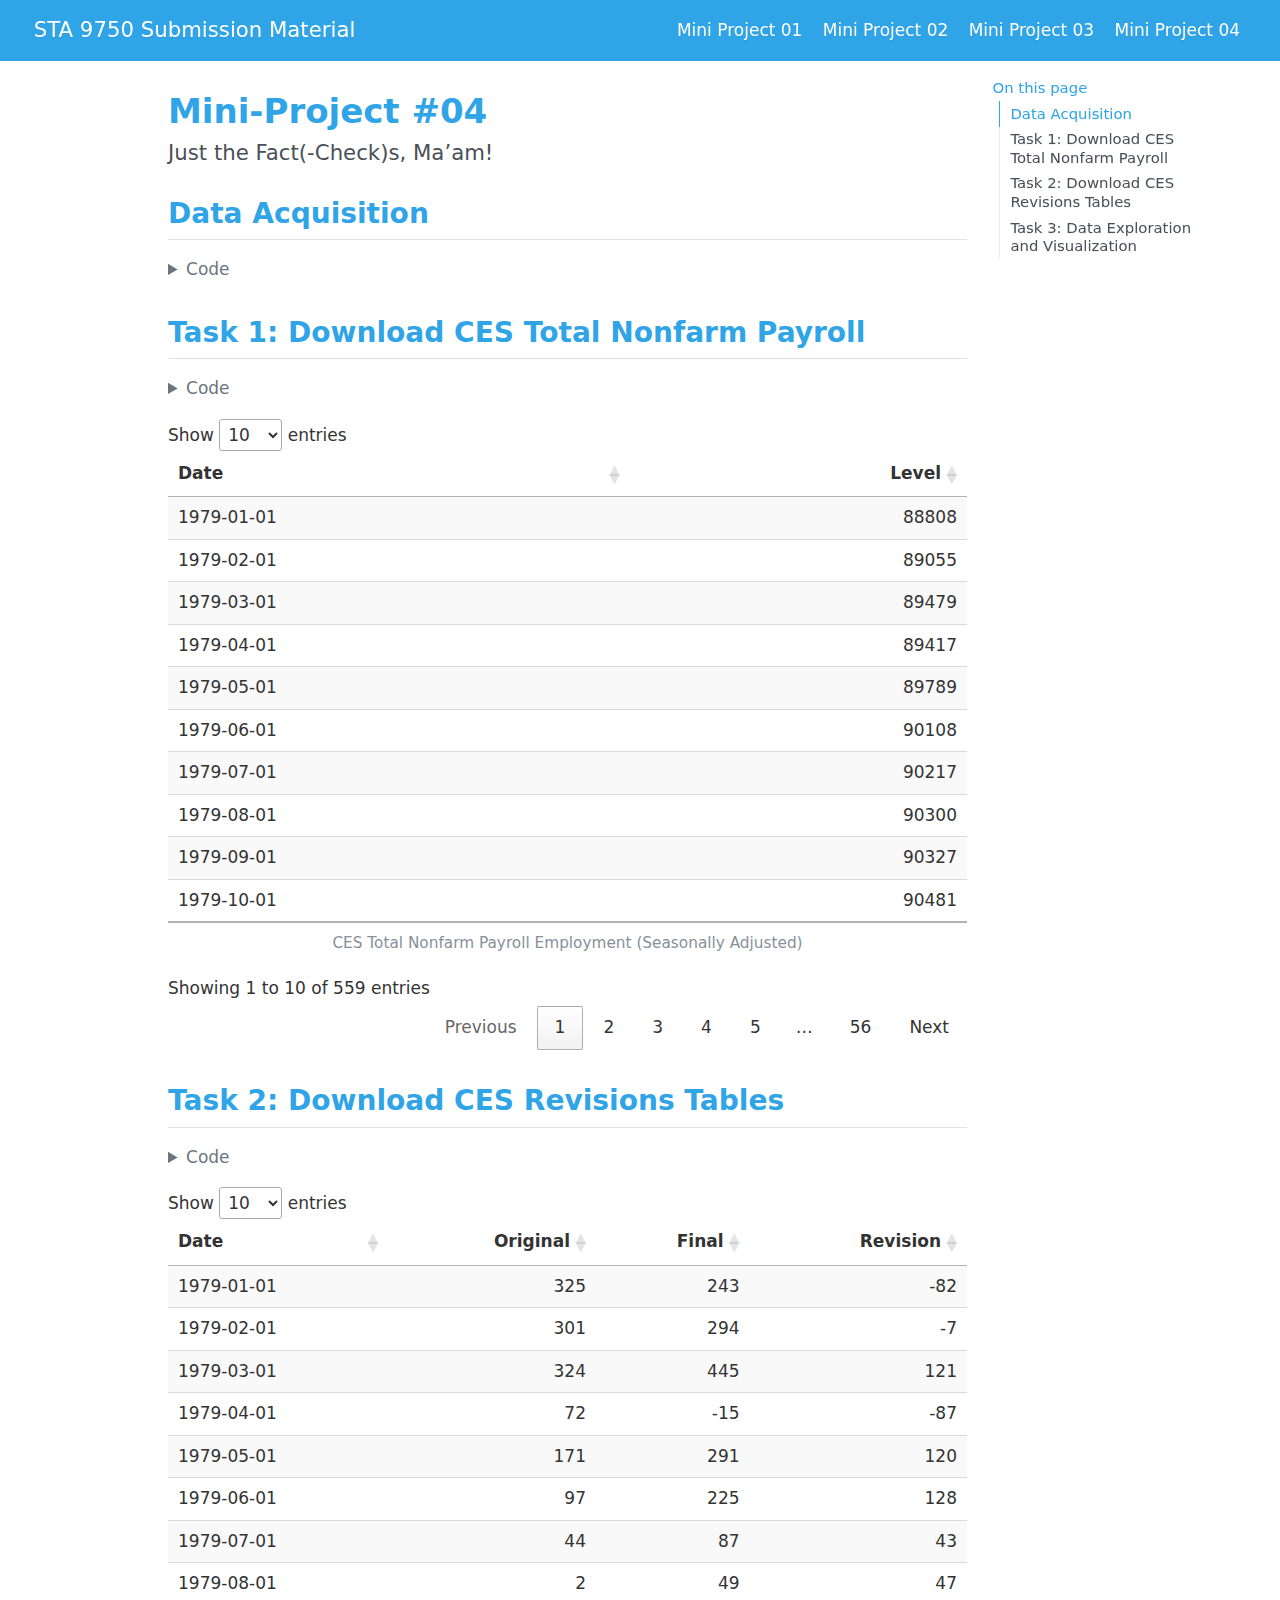
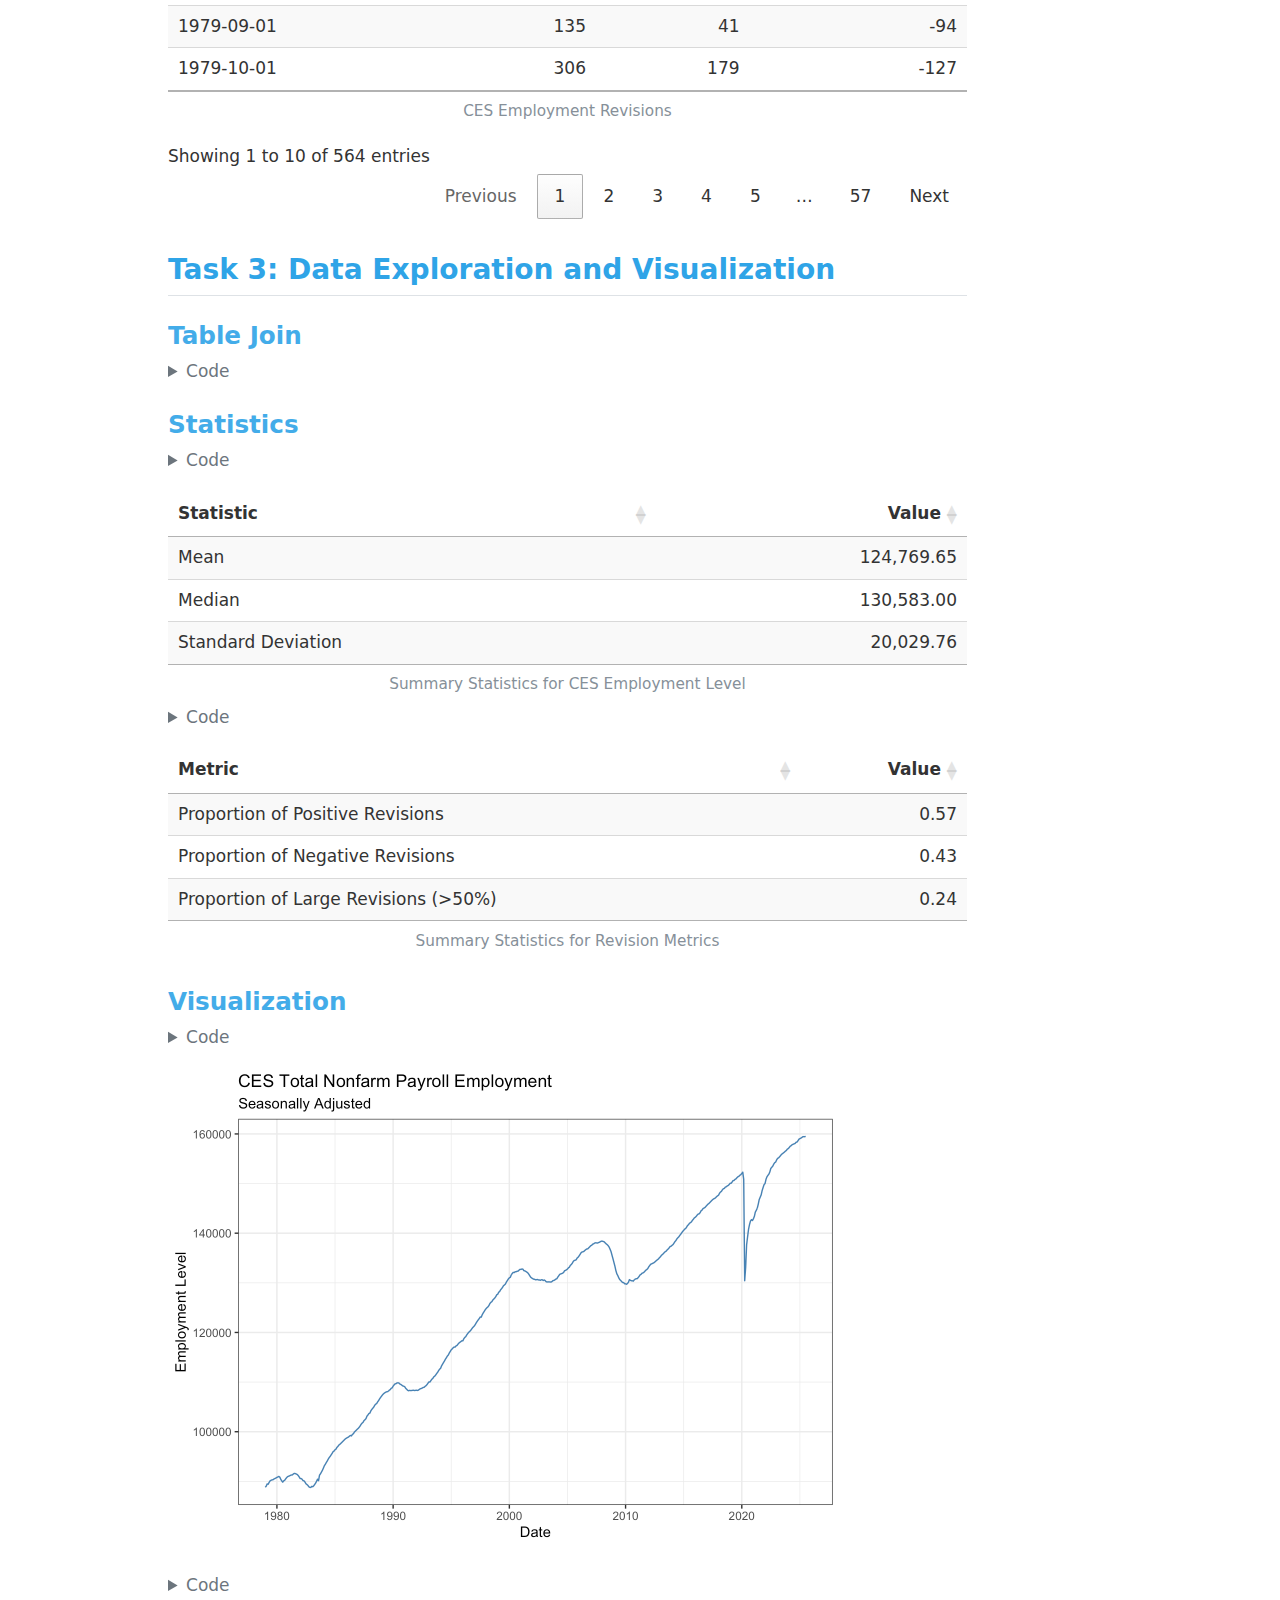
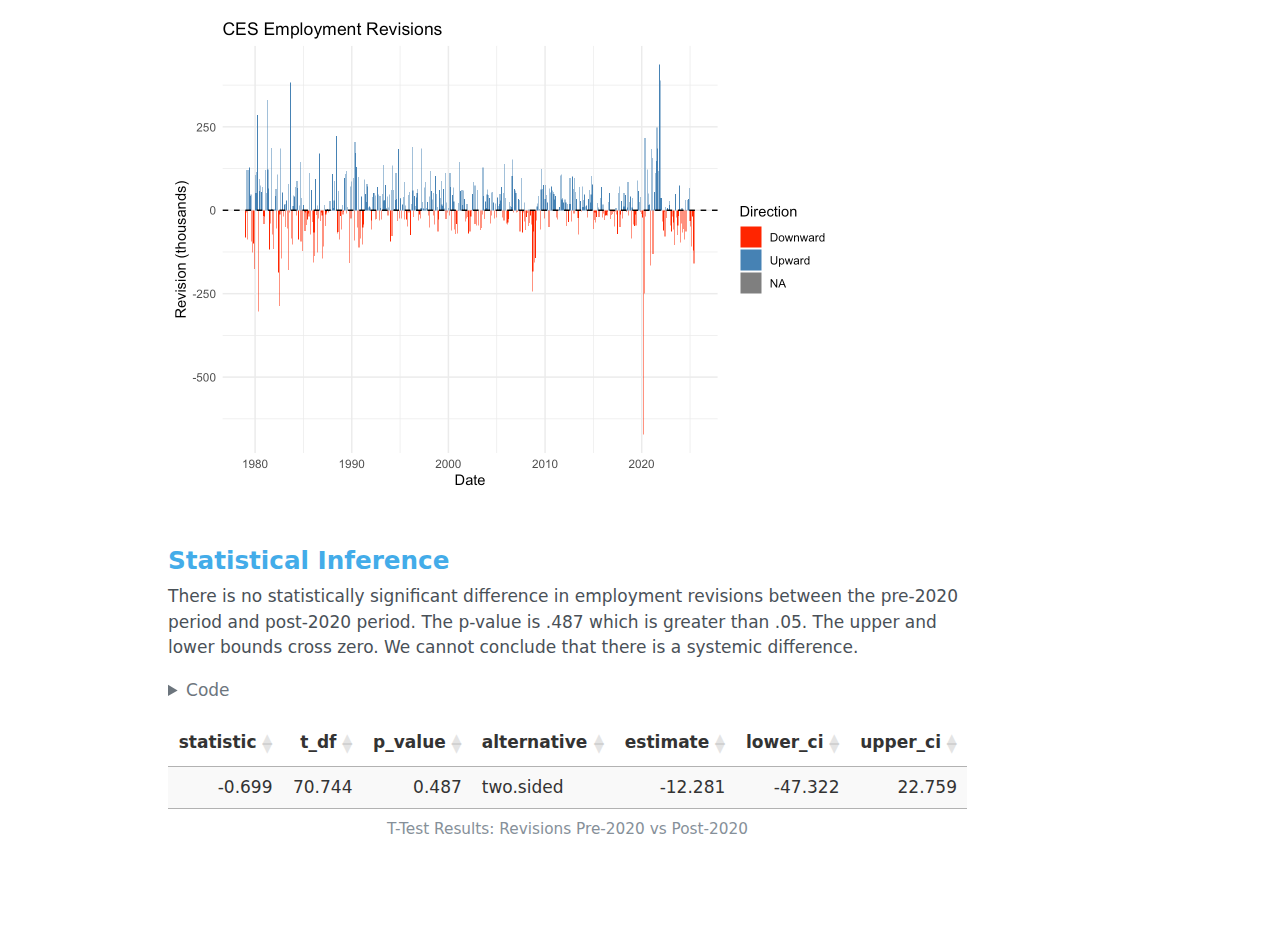
<file: docs/mp04.html>
<!DOCTYPE html>
<html xmlns="http://www.w3.org/1999/xhtml" lang="en" xml:lang="en"><head>

<meta charset="utf-8">
<meta name="generator" content="quarto-1.8.22">

<meta name="viewport" content="width=device-width, initial-scale=1.0, user-scalable=yes">


<title>Mini-Project #04 – STA 9750 Submission Material</title>
<style>
code{white-space: pre-wrap;}
span.smallcaps{font-variant: small-caps;}
div.columns{display: flex; gap: min(4vw, 1.5em);}
div.column{flex: auto; overflow-x: auto;}
div.hanging-indent{margin-left: 1.5em; text-indent: -1.5em;}
ul.task-list{list-style: none;}
ul.task-list li input[type="checkbox"] {
  width: 0.8em;
  margin: 0 0.8em 0.2em -1em; /* quarto-specific, see https://github.com/quarto-dev/quarto-cli/issues/4556 */ 
  vertical-align: middle;
}
/* CSS for syntax highlighting */
html { -webkit-text-size-adjust: 100%; }
pre > code.sourceCode { white-space: pre; position: relative; }
pre > code.sourceCode > span { display: inline-block; line-height: 1.25; }
pre > code.sourceCode > span:empty { height: 1.2em; }
.sourceCode { overflow: visible; }
code.sourceCode > span { color: inherit; text-decoration: inherit; }
div.sourceCode { margin: 1em 0; }
pre.sourceCode { margin: 0; }
@media screen {
div.sourceCode { overflow: auto; }
}
@media print {
pre > code.sourceCode { white-space: pre-wrap; }
pre > code.sourceCode > span { text-indent: -5em; padding-left: 5em; }
}
pre.numberSource code
  { counter-reset: source-line 0; }
pre.numberSource code > span
  { position: relative; left: -4em; counter-increment: source-line; }
pre.numberSource code > span > a:first-child::before
  { content: counter(source-line);
    position: relative; left: -1em; text-align: right; vertical-align: baseline;
    border: none; display: inline-block;
    -webkit-touch-callout: none; -webkit-user-select: none;
    -khtml-user-select: none; -moz-user-select: none;
    -ms-user-select: none; user-select: none;
    padding: 0 4px; width: 4em;
  }
pre.numberSource { margin-left: 3em;  padding-left: 4px; }
div.sourceCode
  {   }
@media screen {
pre > code.sourceCode > span > a:first-child::before { text-decoration: underline; }
}
</style>


<script src="site_libs/quarto-nav/quarto-nav.js"></script>
<script src="site_libs/quarto-nav/headroom.min.js"></script>
<script src="site_libs/clipboard/clipboard.min.js"></script>
<script src="site_libs/quarto-search/autocomplete.umd.js"></script>
<script src="site_libs/quarto-search/fuse.min.js"></script>
<script src="site_libs/quarto-search/quarto-search.js"></script>
<meta name="quarto:offset" content="./">
<script src="site_libs/quarto-html/quarto.js" type="module"></script>
<script src="site_libs/quarto-html/tabsets/tabsets.js" type="module"></script>
<script src="site_libs/quarto-html/axe/axe-check.js" type="module"></script>
<script src="site_libs/quarto-html/popper.min.js"></script>
<script src="site_libs/quarto-html/tippy.umd.min.js"></script>
<script src="site_libs/quarto-html/anchor.min.js"></script>
<link href="site_libs/quarto-html/tippy.css" rel="stylesheet">
<link href="site_libs/quarto-html/quarto-syntax-highlighting-cd7454b418030687c631a6a7286fbe16.css" rel="stylesheet" id="quarto-text-highlighting-styles">
<script src="site_libs/bootstrap/bootstrap.min.js"></script>
<link href="site_libs/bootstrap/bootstrap-icons.css" rel="stylesheet">
<link href="site_libs/bootstrap/bootstrap-7ee73d549045f2333a4b48a3669514bd.min.css" rel="stylesheet" append-hash="true" id="quarto-bootstrap" data-mode="light">
<script id="quarto-search-options" type="application/json">{
  "location": "navbar",
  "copy-button": false,
  "collapse-after": 3,
  "panel-placement": "end",
  "type": "overlay",
  "limit": 50,
  "keyboard-shortcut": [
    "f",
    "/",
    "s"
  ],
  "show-item-context": false,
  "language": {
    "search-no-results-text": "No results",
    "search-matching-documents-text": "matching documents",
    "search-copy-link-title": "Copy link to search",
    "search-hide-matches-text": "Hide additional matches",
    "search-more-match-text": "more match in this document",
    "search-more-matches-text": "more matches in this document",
    "search-clear-button-title": "Clear",
    "search-text-placeholder": "",
    "search-detached-cancel-button-title": "Cancel",
    "search-submit-button-title": "Submit",
    "search-label": "Search"
  }
}</script>
<link href="site_libs/htmltools-fill-0.5.8.1/fill.css" rel="stylesheet">
<script src="site_libs/htmlwidgets-1.6.4/htmlwidgets.js"></script>
<link href="site_libs/datatables-css-0.0.0/datatables-crosstalk.css" rel="stylesheet">
<script src="site_libs/datatables-binding-0.34.0/datatables.js"></script>
<script src="site_libs/jquery-3.6.0/jquery-3.6.0.min.js"></script>
<link href="site_libs/dt-core-1.13.6/css/jquery.dataTables.min.css" rel="stylesheet">
<link href="site_libs/dt-core-1.13.6/css/jquery.dataTables.extra.css" rel="stylesheet">
<script src="site_libs/dt-core-1.13.6/js/jquery.dataTables.min.js"></script>
<link href="site_libs/crosstalk-1.2.2/css/crosstalk.min.css" rel="stylesheet">
<script src="site_libs/crosstalk-1.2.2/js/crosstalk.min.js"></script>


</head>

<body class="nav-fixed quarto-light">

<div id="quarto-search-results"></div>
  <header id="quarto-header" class="headroom fixed-top">
    <nav class="navbar navbar-expand-lg " data-bs-theme="dark">
      <div class="navbar-container container-fluid">
      <div class="navbar-brand-container mx-auto">
    <a href="./index.html" class="navbar-brand navbar-brand-logo">
    </a>
    <a class="navbar-brand" href="./index.html">
    <span class="navbar-title">STA 9750 Submission Material</span>
    </a>
  </div>
          <button class="navbar-toggler" type="button" data-bs-toggle="collapse" data-bs-target="#navbarCollapse" aria-controls="navbarCollapse" role="menu" aria-expanded="false" aria-label="Toggle navigation" onclick="if (window.quartoToggleHeadroom) { window.quartoToggleHeadroom(); }">
  <span class="navbar-toggler-icon"></span>
</button>
          <div class="collapse navbar-collapse" id="navbarCollapse">
            <ul class="navbar-nav navbar-nav-scroll ms-auto">
  <li class="nav-item">
    <a class="nav-link" href="././Mp1.html"> 
<span class="menu-text">Mini Project 01</span></a>
  </li>  
  <li class="nav-item">
    <a class="nav-link" href="././mp02.html"> 
<span class="menu-text">Mini Project 02</span></a>
  </li>  
  <li class="nav-item">
    <a class="nav-link" href="././mp03.html"> 
<span class="menu-text">Mini Project 03</span></a>
  </li>  
  <li class="nav-item">
    <a class="nav-link" href="././mp04.html"> 
<span class="menu-text">Mini Project 04</span></a>
  </li>  
</ul>
          </div> <!-- /navcollapse -->
            <div class="quarto-navbar-tools">
</div>
      </div> <!-- /container-fluid -->
    </nav>
</header>
<!-- content -->
<div id="quarto-content" class="quarto-container page-columns page-rows-contents page-layout-article page-navbar">
<!-- sidebar -->
<!-- margin-sidebar -->
    <div id="quarto-margin-sidebar" class="sidebar margin-sidebar">
        <nav id="TOC" role="doc-toc" class="toc-active">
    <h2 id="toc-title">On this page</h2>
   
  <ul>
  <li><a href="#data-acquisition" id="toc-data-acquisition" class="nav-link active" data-scroll-target="#data-acquisition">Data Acquisition</a></li>
  <li><a href="#task-1-download-ces-total-nonfarm-payroll" id="toc-task-1-download-ces-total-nonfarm-payroll" class="nav-link" data-scroll-target="#task-1-download-ces-total-nonfarm-payroll">Task 1: Download CES Total Nonfarm Payroll</a></li>
  <li><a href="#task-2-download-ces-revisions-tables" id="toc-task-2-download-ces-revisions-tables" class="nav-link" data-scroll-target="#task-2-download-ces-revisions-tables">Task 2: Download CES Revisions Tables</a></li>
  <li><a href="#task-3-data-exploration-and-visualization" id="toc-task-3-data-exploration-and-visualization" class="nav-link" data-scroll-target="#task-3-data-exploration-and-visualization">Task 3: Data Exploration and Visualization</a>
  <ul>
  <li><a href="#table-join" id="toc-table-join" class="nav-link" data-scroll-target="#table-join">Table Join</a></li>
  <li><a href="#statistics" id="toc-statistics" class="nav-link" data-scroll-target="#statistics">Statistics</a></li>
  <li><a href="#visualization" id="toc-visualization" class="nav-link" data-scroll-target="#visualization">Visualization</a></li>
  <li><a href="#statistical-inference" id="toc-statistical-inference" class="nav-link" data-scroll-target="#statistical-inference">Statistical Inference</a></li>
  </ul></li>
  </ul>
</nav>
    </div>
<!-- main -->
<main class="content" id="quarto-document-content">

<header id="title-block-header" class="quarto-title-block default">
<div class="quarto-title">
<h1 class="title">Mini-Project #04</h1>
<p class="subtitle lead">Just the Fact(-Check)s, Ma’am!</p>
</div>



<div class="quarto-title-meta">

    
  
    
  </div>
  


</header>


<section id="data-acquisition" class="level2">
<h2 class="anchored" data-anchor-id="data-acquisition">Data Acquisition</h2>
<div class="cell">
<details class="code-fold">
<summary>Code</summary>
<div class="code-copy-outer-scaffold"><div class="sourceCode cell-code" id="cb1"><pre class="sourceCode r code-with-copy"><code class="sourceCode r"><span id="cb1-1"><a href="#cb1-1" aria-hidden="true" tabindex="-1"></a><span class="fu">library</span>(tidyverse)</span>
<span id="cb1-2"><a href="#cb1-2" aria-hidden="true" tabindex="-1"></a><span class="fu">library</span>(httr2)</span>
<span id="cb1-3"><a href="#cb1-3" aria-hidden="true" tabindex="-1"></a><span class="fu">library</span>(rvest)</span>
<span id="cb1-4"><a href="#cb1-4" aria-hidden="true" tabindex="-1"></a><span class="fu">library</span>(lubridate)</span>
<span id="cb1-5"><a href="#cb1-5" aria-hidden="true" tabindex="-1"></a><span class="fu">library</span>(DT)</span>
<span id="cb1-6"><a href="#cb1-6" aria-hidden="true" tabindex="-1"></a><span class="fu">library</span>(scales)</span>
<span id="cb1-7"><a href="#cb1-7" aria-hidden="true" tabindex="-1"></a><span class="fu">library</span>(infer)</span>
<span id="cb1-8"><a href="#cb1-8" aria-hidden="true" tabindex="-1"></a></span>
<span id="cb1-9"><a href="#cb1-9" aria-hidden="true" tabindex="-1"></a></span>
<span id="cb1-10"><a href="#cb1-10" aria-hidden="true" tabindex="-1"></a></span>
<span id="cb1-11"><a href="#cb1-11" aria-hidden="true" tabindex="-1"></a>Dir <span class="ot">&lt;-</span> <span class="fu">file.path</span>(<span class="st">"data"</span>, <span class="st">"mp04"</span>)</span>
<span id="cb1-12"><a href="#cb1-12" aria-hidden="true" tabindex="-1"></a><span class="cf">if</span> (<span class="sc">!</span><span class="fu">dir.exists</span>(Dir)) {</span>
<span id="cb1-13"><a href="#cb1-13" aria-hidden="true" tabindex="-1"></a>  <span class="fu">dir.create</span>(Dir, <span class="at">showWarnings =</span> <span class="cn">FALSE</span>, <span class="at">recursive =</span> <span class="cn">TRUE</span>)</span>
<span id="cb1-14"><a href="#cb1-14" aria-hidden="true" tabindex="-1"></a>}</span>
<span id="cb1-15"><a href="#cb1-15" aria-hidden="true" tabindex="-1"></a></span>
<span id="cb1-16"><a href="#cb1-16" aria-hidden="true" tabindex="-1"></a></span>
<span id="cb1-17"><a href="#cb1-17" aria-hidden="true" tabindex="-1"></a>CES <span class="ot">&lt;-</span> <span class="fu">file.path</span>(Dir, <span class="st">"ces_levels.rds"</span>)</span>
<span id="cb1-18"><a href="#cb1-18" aria-hidden="true" tabindex="-1"></a>CESR <span class="ot">&lt;-</span> <span class="fu">file.path</span>(Dir, <span class="st">"ces_revisions.rds"</span>)</span>
<span id="cb1-19"><a href="#cb1-19" aria-hidden="true" tabindex="-1"></a></span>
<span id="cb1-20"><a href="#cb1-20" aria-hidden="true" tabindex="-1"></a>func_ces <span class="ot">&lt;-</span> <span class="cf">function</span>() {</span>
<span id="cb1-21"><a href="#cb1-21" aria-hidden="true" tabindex="-1"></a>  </span>
<span id="cb1-22"><a href="#cb1-22" aria-hidden="true" tabindex="-1"></a>  </span>
<span id="cb1-23"><a href="#cb1-23" aria-hidden="true" tabindex="-1"></a>  <span class="cf">if</span> (<span class="fu">file.exists</span>(CES)) {</span>
<span id="cb1-24"><a href="#cb1-24" aria-hidden="true" tabindex="-1"></a>    <span class="fu">return</span>(<span class="fu">readRDS</span>(CES))</span>
<span id="cb1-25"><a href="#cb1-25" aria-hidden="true" tabindex="-1"></a>  }</span>
<span id="cb1-26"><a href="#cb1-26" aria-hidden="true" tabindex="-1"></a>  </span>
<span id="cb1-27"><a href="#cb1-27" aria-hidden="true" tabindex="-1"></a>  </span>
<span id="cb1-28"><a href="#cb1-28" aria-hidden="true" tabindex="-1"></a>  response <span class="ot">&lt;-</span> <span class="fu">request</span>(<span class="st">"https://data.bls.gov/pdq/SurveyOutputServlet"</span>) <span class="sc">|&gt;</span></span>
<span id="cb1-29"><a href="#cb1-29" aria-hidden="true" tabindex="-1"></a>    <span class="fu">req_method</span>(<span class="st">"POST"</span>) <span class="sc">|&gt;</span></span>
<span id="cb1-30"><a href="#cb1-30" aria-hidden="true" tabindex="-1"></a>    <span class="fu">req_headers</span>(</span>
<span id="cb1-31"><a href="#cb1-31" aria-hidden="true" tabindex="-1"></a>      <span class="st">"User-Agent"</span> <span class="ot">=</span> <span class="st">"Mozilla/5.0 (Windows NT 10.0; Win64; x64) AppleWebKit/537.36 (KHTML, like Gecko) Chrome/120.0.0.0 Safari/537.36"</span>,</span>
<span id="cb1-32"><a href="#cb1-32" aria-hidden="true" tabindex="-1"></a>      <span class="st">"Content-Type"</span> <span class="ot">=</span> <span class="st">"application/x-www-form-urlencoded"</span></span>
<span id="cb1-33"><a href="#cb1-33" aria-hidden="true" tabindex="-1"></a>    ) <span class="sc">|&gt;</span></span>
<span id="cb1-34"><a href="#cb1-34" aria-hidden="true" tabindex="-1"></a>    <span class="fu">req_body_form</span>(</span>
<span id="cb1-35"><a href="#cb1-35" aria-hidden="true" tabindex="-1"></a>      <span class="at">request_action =</span> <span class="st">"get_data"</span>,</span>
<span id="cb1-36"><a href="#cb1-36" aria-hidden="true" tabindex="-1"></a>      <span class="at">reformat =</span> <span class="st">"true"</span>,</span>
<span id="cb1-37"><a href="#cb1-37" aria-hidden="true" tabindex="-1"></a>      <span class="at">from_results_page =</span> <span class="st">"true"</span>,</span>
<span id="cb1-38"><a href="#cb1-38" aria-hidden="true" tabindex="-1"></a>      <span class="at">from_year =</span> <span class="st">"1979"</span>,</span>
<span id="cb1-39"><a href="#cb1-39" aria-hidden="true" tabindex="-1"></a>      <span class="at">to_year =</span> <span class="st">"2025"</span>,</span>
<span id="cb1-40"><a href="#cb1-40" aria-hidden="true" tabindex="-1"></a>      <span class="at">Go.x =</span> <span class="st">"13"</span>,</span>
<span id="cb1-41"><a href="#cb1-41" aria-hidden="true" tabindex="-1"></a>      <span class="at">Go.y =</span> <span class="st">"10"</span>,</span>
<span id="cb1-42"><a href="#cb1-42" aria-hidden="true" tabindex="-1"></a>      <span class="at">initial_request =</span> <span class="st">"false"</span>,</span>
<span id="cb1-43"><a href="#cb1-43" aria-hidden="true" tabindex="-1"></a>      <span class="at">data_tool =</span> <span class="st">"surveymost"</span>,</span>
<span id="cb1-44"><a href="#cb1-44" aria-hidden="true" tabindex="-1"></a>      <span class="at">series_id =</span> <span class="st">"CES0000000001"</span>,</span>
<span id="cb1-45"><a href="#cb1-45" aria-hidden="true" tabindex="-1"></a>      <span class="at">original_annualAveragesRequested =</span> <span class="st">"false"</span></span>
<span id="cb1-46"><a href="#cb1-46" aria-hidden="true" tabindex="-1"></a>    ) <span class="sc">|&gt;</span></span>
<span id="cb1-47"><a href="#cb1-47" aria-hidden="true" tabindex="-1"></a>    <span class="fu">req_timeout</span>(<span class="dv">120</span>) <span class="sc">|&gt;</span></span>
<span id="cb1-48"><a href="#cb1-48" aria-hidden="true" tabindex="-1"></a>    <span class="fu">req_perform</span>()</span>
<span id="cb1-49"><a href="#cb1-49" aria-hidden="true" tabindex="-1"></a>  </span>
<span id="cb1-50"><a href="#cb1-50" aria-hidden="true" tabindex="-1"></a>  </span>
<span id="cb1-51"><a href="#cb1-51" aria-hidden="true" tabindex="-1"></a>  html_content <span class="ot">&lt;-</span> <span class="fu">resp_body_html</span>(response)</span>
<span id="cb1-52"><a href="#cb1-52" aria-hidden="true" tabindex="-1"></a>  tables <span class="ot">&lt;-</span> html_content <span class="sc">|&gt;</span> </span>
<span id="cb1-53"><a href="#cb1-53" aria-hidden="true" tabindex="-1"></a>    <span class="fu">html_elements</span>(<span class="st">"table"</span>) <span class="sc">|&gt;</span> </span>
<span id="cb1-54"><a href="#cb1-54" aria-hidden="true" tabindex="-1"></a>    <span class="fu">html_table</span>()</span>
<span id="cb1-55"><a href="#cb1-55" aria-hidden="true" tabindex="-1"></a>  </span>
<span id="cb1-56"><a href="#cb1-56" aria-hidden="true" tabindex="-1"></a>  </span>
<span id="cb1-57"><a href="#cb1-57" aria-hidden="true" tabindex="-1"></a>  ces2 <span class="ot">&lt;-</span> tables[[<span class="dv">2</span>]] <span class="sc">|&gt;</span></span>
<span id="cb1-58"><a href="#cb1-58" aria-hidden="true" tabindex="-1"></a>    <span class="fu">pivot_longer</span>(</span>
<span id="cb1-59"><a href="#cb1-59" aria-hidden="true" tabindex="-1"></a>      <span class="at">cols =</span> Jan<span class="sc">:</span>Dec,</span>
<span id="cb1-60"><a href="#cb1-60" aria-hidden="true" tabindex="-1"></a>      <span class="at">names_to =</span> <span class="st">"month"</span>,</span>
<span id="cb1-61"><a href="#cb1-61" aria-hidden="true" tabindex="-1"></a>      <span class="at">values_to =</span> <span class="st">"level"</span></span>
<span id="cb1-62"><a href="#cb1-62" aria-hidden="true" tabindex="-1"></a>    ) <span class="sc">|&gt;</span></span>
<span id="cb1-63"><a href="#cb1-63" aria-hidden="true" tabindex="-1"></a>    <span class="fu">mutate</span>(</span>
<span id="cb1-64"><a href="#cb1-64" aria-hidden="true" tabindex="-1"></a>      <span class="at">level =</span> <span class="fu">as.numeric</span>(<span class="fu">str_remove_all</span>(level, <span class="st">","</span>)),</span>
<span id="cb1-65"><a href="#cb1-65" aria-hidden="true" tabindex="-1"></a>      <span class="at">date =</span> <span class="fu">ym</span>(<span class="fu">paste</span>(Year, month))</span>
<span id="cb1-66"><a href="#cb1-66" aria-hidden="true" tabindex="-1"></a>    ) <span class="sc">|&gt;</span></span>
<span id="cb1-67"><a href="#cb1-67" aria-hidden="true" tabindex="-1"></a>    <span class="fu">select</span>(date, level) <span class="sc">|&gt;</span></span>
<span id="cb1-68"><a href="#cb1-68" aria-hidden="true" tabindex="-1"></a>    <span class="fu">drop_na</span>() <span class="sc">|&gt;</span></span>
<span id="cb1-69"><a href="#cb1-69" aria-hidden="true" tabindex="-1"></a>    <span class="fu">arrange</span>(date)</span>
<span id="cb1-70"><a href="#cb1-70" aria-hidden="true" tabindex="-1"></a>  </span>
<span id="cb1-71"><a href="#cb1-71" aria-hidden="true" tabindex="-1"></a>  <span class="fu">saveRDS</span>(ces2, CES)</span>
<span id="cb1-72"><a href="#cb1-72" aria-hidden="true" tabindex="-1"></a>  <span class="fu">message</span>(<span class="st">"Saved "</span>, <span class="fu">nrow</span>(ces2), <span class="st">" observations to cache"</span>)</span>
<span id="cb1-73"><a href="#cb1-73" aria-hidden="true" tabindex="-1"></a>  </span>
<span id="cb1-74"><a href="#cb1-74" aria-hidden="true" tabindex="-1"></a>  <span class="fu">return</span>(ces2)</span>
<span id="cb1-75"><a href="#cb1-75" aria-hidden="true" tabindex="-1"></a>}</span>
<span id="cb1-76"><a href="#cb1-76" aria-hidden="true" tabindex="-1"></a></span>
<span id="cb1-77"><a href="#cb1-77" aria-hidden="true" tabindex="-1"></a></span>
<span id="cb1-78"><a href="#cb1-78" aria-hidden="true" tabindex="-1"></a>func_cesr <span class="ot">&lt;-</span> <span class="cf">function</span>() {</span>
<span id="cb1-79"><a href="#cb1-79" aria-hidden="true" tabindex="-1"></a>  </span>
<span id="cb1-80"><a href="#cb1-80" aria-hidden="true" tabindex="-1"></a> </span>
<span id="cb1-81"><a href="#cb1-81" aria-hidden="true" tabindex="-1"></a>  <span class="cf">if</span> (<span class="fu">file.exists</span>(CESR)) {</span>
<span id="cb1-82"><a href="#cb1-82" aria-hidden="true" tabindex="-1"></a>    <span class="fu">return</span>(<span class="fu">readRDS</span>(CESR))</span>
<span id="cb1-83"><a href="#cb1-83" aria-hidden="true" tabindex="-1"></a>  }</span>
<span id="cb1-84"><a href="#cb1-84" aria-hidden="true" tabindex="-1"></a>  </span>
<span id="cb1-85"><a href="#cb1-85" aria-hidden="true" tabindex="-1"></a>  <span class="fu">message</span>(<span class="st">"Fetching CES revisions from BLS website..."</span>)</span>
<span id="cb1-86"><a href="#cb1-86" aria-hidden="true" tabindex="-1"></a>  </span>
<span id="cb1-87"><a href="#cb1-87" aria-hidden="true" tabindex="-1"></a>  response <span class="ot">&lt;-</span> <span class="fu">request</span>(<span class="st">"https://www.bls.gov/web/empsit/cesnaicsrev.htm"</span>) <span class="sc">|&gt;</span></span>
<span id="cb1-88"><a href="#cb1-88" aria-hidden="true" tabindex="-1"></a>    <span class="fu">req_headers</span>(</span>
<span id="cb1-89"><a href="#cb1-89" aria-hidden="true" tabindex="-1"></a>      <span class="st">"User-Agent"</span> <span class="ot">=</span> <span class="st">"Mozilla/5.0 (Windows NT 10.0; Win64; x64) AppleWebKit/537.36 (KHTML, like Gecko) Chrome/120.0.0.0 Safari/537.36"</span></span>
<span id="cb1-90"><a href="#cb1-90" aria-hidden="true" tabindex="-1"></a>    ) <span class="sc">|&gt;</span></span>
<span id="cb1-91"><a href="#cb1-91" aria-hidden="true" tabindex="-1"></a>    <span class="fu">req_timeout</span>(<span class="dv">60</span>) <span class="sc">|&gt;</span></span>
<span id="cb1-92"><a href="#cb1-92" aria-hidden="true" tabindex="-1"></a>    <span class="fu">req_perform</span>()</span>
<span id="cb1-93"><a href="#cb1-93" aria-hidden="true" tabindex="-1"></a>  </span>
<span id="cb1-94"><a href="#cb1-94" aria-hidden="true" tabindex="-1"></a>  </span>
<span id="cb1-95"><a href="#cb1-95" aria-hidden="true" tabindex="-1"></a>  html_content <span class="ot">&lt;-</span> <span class="fu">resp_body_html</span>(response)</span>
<span id="cb1-96"><a href="#cb1-96" aria-hidden="true" tabindex="-1"></a>  </span>
<span id="cb1-97"><a href="#cb1-97" aria-hidden="true" tabindex="-1"></a>  years <span class="ot">&lt;-</span> <span class="dv">1979</span><span class="sc">:</span><span class="dv">2025</span></span>
<span id="cb1-98"><a href="#cb1-98" aria-hidden="true" tabindex="-1"></a>  </span>
<span id="cb1-99"><a href="#cb1-99" aria-hidden="true" tabindex="-1"></a>  cesr2 <span class="ot">&lt;-</span> years <span class="sc">|&gt;</span></span>
<span id="cb1-100"><a href="#cb1-100" aria-hidden="true" tabindex="-1"></a>    <span class="fu">map</span>(<span class="cf">function</span>(yr) {</span>
<span id="cb1-101"><a href="#cb1-101" aria-hidden="true" tabindex="-1"></a>      <span class="fu">extract_year_revisions</span>(html_content, yr)</span>
<span id="cb1-102"><a href="#cb1-102" aria-hidden="true" tabindex="-1"></a>    }) <span class="sc">|&gt;</span></span>
<span id="cb1-103"><a href="#cb1-103" aria-hidden="true" tabindex="-1"></a>    <span class="fu">list_rbind</span>()</span>
<span id="cb1-104"><a href="#cb1-104" aria-hidden="true" tabindex="-1"></a>  </span>
<span id="cb1-105"><a href="#cb1-105" aria-hidden="true" tabindex="-1"></a>  </span>
<span id="cb1-106"><a href="#cb1-106" aria-hidden="true" tabindex="-1"></a>  <span class="fu">saveRDS</span>(cesr2, CESR)</span>
<span id="cb1-107"><a href="#cb1-107" aria-hidden="true" tabindex="-1"></a>  <span class="fu">message</span>(<span class="st">"Saved "</span>, <span class="fu">nrow</span>(cesr2), <span class="st">" revision observations to cache"</span>)</span>
<span id="cb1-108"><a href="#cb1-108" aria-hidden="true" tabindex="-1"></a>  </span>
<span id="cb1-109"><a href="#cb1-109" aria-hidden="true" tabindex="-1"></a>  <span class="fu">return</span>(cesr2)</span>
<span id="cb1-110"><a href="#cb1-110" aria-hidden="true" tabindex="-1"></a>}</span>
<span id="cb1-111"><a href="#cb1-111" aria-hidden="true" tabindex="-1"></a></span>
<span id="cb1-112"><a href="#cb1-112" aria-hidden="true" tabindex="-1"></a>CES <span class="ot">&lt;-</span> <span class="fu">func_ces</span>() </span>
<span id="cb1-113"><a href="#cb1-113" aria-hidden="true" tabindex="-1"></a></span>
<span id="cb1-114"><a href="#cb1-114" aria-hidden="true" tabindex="-1"></a></span>
<span id="cb1-115"><a href="#cb1-115" aria-hidden="true" tabindex="-1"></a>CESR <span class="ot">&lt;-</span> <span class="fu">func_cesr</span>() </span>
<span id="cb1-116"><a href="#cb1-116" aria-hidden="true" tabindex="-1"></a></span>
<span id="cb1-117"><a href="#cb1-117" aria-hidden="true" tabindex="-1"></a><span class="cf">if</span> (<span class="st">"date"</span> <span class="sc">%in%</span> <span class="fu">names</span>(CES)) {</span>
<span id="cb1-118"><a href="#cb1-118" aria-hidden="true" tabindex="-1"></a>  CES <span class="ot">&lt;-</span> CES <span class="sc">|&gt;</span> <span class="fu">rename</span>(<span class="at">Date =</span> date, <span class="at">Level =</span> level)</span>
<span id="cb1-119"><a href="#cb1-119" aria-hidden="true" tabindex="-1"></a>}</span>
<span id="cb1-120"><a href="#cb1-120" aria-hidden="true" tabindex="-1"></a><span class="cf">if</span> (<span class="st">"date"</span> <span class="sc">%in%</span> <span class="fu">names</span>(CESR)) {</span>
<span id="cb1-121"><a href="#cb1-121" aria-hidden="true" tabindex="-1"></a>  CESR <span class="ot">&lt;-</span> CESR <span class="sc">|&gt;</span> <span class="fu">rename</span>(<span class="at">Date =</span> date, <span class="at">Original =</span> original, <span class="at">Final =</span> final, <span class="at">Revision =</span> revision)}</span></code></pre></div><button title="Copy to Clipboard" class="code-copy-button"><i class="bi"></i></button></div>
</details>
</div>
</section>
<section id="task-1-download-ces-total-nonfarm-payroll" class="level2">
<h2 class="anchored" data-anchor-id="task-1-download-ces-total-nonfarm-payroll">Task 1: Download CES Total Nonfarm Payroll</h2>
<div class="cell">
<details class="code-fold">
<summary>Code</summary>
<div class="code-copy-outer-scaffold"><div class="sourceCode cell-code" id="cb2"><pre class="sourceCode r code-with-copy"><code class="sourceCode r"><span id="cb2-1"><a href="#cb2-1" aria-hidden="true" tabindex="-1"></a><span class="fu">datatable</span>(</span>
<span id="cb2-2"><a href="#cb2-2" aria-hidden="true" tabindex="-1"></a>  CES,</span>
<span id="cb2-3"><a href="#cb2-3" aria-hidden="true" tabindex="-1"></a>  <span class="at">caption =</span> <span class="st">'CES Total Nonfarm Payroll Employment (Seasonally Adjusted)'</span>,</span>
<span id="cb2-4"><a href="#cb2-4" aria-hidden="true" tabindex="-1"></a>  <span class="at">colnames =</span> <span class="fu">c</span>(<span class="st">'Date'</span>, <span class="st">'Level'</span>),</span>
<span id="cb2-5"><a href="#cb2-5" aria-hidden="true" tabindex="-1"></a>  <span class="at">rownames =</span> <span class="cn">FALSE</span>,</span>
<span id="cb2-6"><a href="#cb2-6" aria-hidden="true" tabindex="-1"></a>  <span class="at">options =</span> <span class="fu">list</span>(</span>
<span id="cb2-7"><a href="#cb2-7" aria-hidden="true" tabindex="-1"></a>    <span class="at">pageLength =</span> <span class="dv">10</span>,</span>
<span id="cb2-8"><a href="#cb2-8" aria-hidden="true" tabindex="-1"></a>    <span class="at">scrollY =</span> <span class="st">'500px'</span>,</span>
<span id="cb2-9"><a href="#cb2-9" aria-hidden="true" tabindex="-1"></a>    <span class="at">scrollCollapse =</span> <span class="cn">TRUE</span>,</span>
<span id="cb2-10"><a href="#cb2-10" aria-hidden="true" tabindex="-1"></a>    <span class="at">searching =</span> <span class="cn">FALSE</span></span>
<span id="cb2-11"><a href="#cb2-11" aria-hidden="true" tabindex="-1"></a>  )) </span></code></pre></div><button title="Copy to Clipboard" class="code-copy-button"><i class="bi"></i></button></div>
</details>
<div class="cell-output-display">
<div class="datatables html-widget html-fill-item" id="htmlwidget-d5556664ed5cd68f6ea1" style="width:100%;height:auto;"></div>
<script type="application/json" data-for="htmlwidget-d5556664ed5cd68f6ea1">{"x":{"filter":"none","vertical":false,"caption":"<caption>CES Total Nonfarm Payroll Employment (Seasonally Adjusted)<\/caption>","data":[["1979-01-01","1979-02-01","1979-03-01","1979-04-01","1979-05-01","1979-06-01","1979-07-01","1979-08-01","1979-09-01","1979-10-01","1979-11-01","1979-12-01","1980-01-01","1980-02-01","1980-03-01","1980-04-01","1980-05-01","1980-06-01","1980-07-01","1980-08-01","1980-09-01","1980-10-01","1980-11-01","1980-12-01","1981-01-01","1981-02-01","1981-03-01","1981-04-01","1981-05-01","1981-06-01","1981-07-01","1981-08-01","1981-09-01","1981-10-01","1981-11-01","1981-12-01","1982-01-01","1982-02-01","1982-03-01","1982-04-01","1982-05-01","1982-06-01","1982-07-01","1982-08-01","1982-09-01","1982-10-01","1982-11-01","1982-12-01","1983-01-01","1983-02-01","1983-03-01","1983-04-01","1983-05-01","1983-06-01","1983-07-01","1983-08-01","1983-09-01","1983-10-01","1983-11-01","1983-12-01","1984-01-01","1984-02-01","1984-03-01","1984-04-01","1984-05-01","1984-06-01","1984-07-01","1984-08-01","1984-09-01","1984-10-01","1984-11-01","1984-12-01","1985-01-01","1985-02-01","1985-03-01","1985-04-01","1985-05-01","1985-06-01","1985-07-01","1985-08-01","1985-09-01","1985-10-01","1985-11-01","1985-12-01","1986-01-01","1986-02-01","1986-03-01","1986-04-01","1986-05-01","1986-06-01","1986-07-01","1986-08-01","1986-09-01","1986-10-01","1986-11-01","1986-12-01","1987-01-01","1987-02-01","1987-03-01","1987-04-01","1987-05-01","1987-06-01","1987-07-01","1987-08-01","1987-09-01","1987-10-01","1987-11-01","1987-12-01","1988-01-01","1988-02-01","1988-03-01","1988-04-01","1988-05-01","1988-06-01","1988-07-01","1988-08-01","1988-09-01","1988-10-01","1988-11-01","1988-12-01","1989-01-01","1989-02-01","1989-03-01","1989-04-01","1989-05-01","1989-06-01","1989-07-01","1989-08-01","1989-09-01","1989-10-01","1989-11-01","1989-12-01","1990-01-01","1990-02-01","1990-03-01","1990-04-01","1990-05-01","1990-06-01","1990-07-01","1990-08-01","1990-09-01","1990-10-01","1990-11-01","1990-12-01","1991-01-01","1991-02-01","1991-03-01","1991-04-01","1991-05-01","1991-06-01","1991-07-01","1991-08-01","1991-09-01","1991-10-01","1991-11-01","1991-12-01","1992-01-01","1992-02-01","1992-03-01","1992-04-01","1992-05-01","1992-06-01","1992-07-01","1992-08-01","1992-09-01","1992-10-01","1992-11-01","1992-12-01","1993-01-01","1993-02-01","1993-03-01","1993-04-01","1993-05-01","1993-06-01","1993-07-01","1993-08-01","1993-09-01","1993-10-01","1993-11-01","1993-12-01","1994-01-01","1994-02-01","1994-03-01","1994-04-01","1994-05-01","1994-06-01","1994-07-01","1994-08-01","1994-09-01","1994-10-01","1994-11-01","1994-12-01","1995-01-01","1995-02-01","1995-03-01","1995-04-01","1995-05-01","1995-06-01","1995-07-01","1995-08-01","1995-09-01","1995-10-01","1995-11-01","1995-12-01","1996-01-01","1996-02-01","1996-03-01","1996-04-01","1996-05-01","1996-06-01","1996-07-01","1996-08-01","1996-09-01","1996-10-01","1996-11-01","1996-12-01","1997-01-01","1997-02-01","1997-03-01","1997-04-01","1997-05-01","1997-06-01","1997-07-01","1997-08-01","1997-09-01","1997-10-01","1997-11-01","1997-12-01","1998-01-01","1998-02-01","1998-03-01","1998-04-01","1998-05-01","1998-06-01","1998-07-01","1998-08-01","1998-09-01","1998-10-01","1998-11-01","1998-12-01","1999-01-01","1999-02-01","1999-03-01","1999-04-01","1999-05-01","1999-06-01","1999-07-01","1999-08-01","1999-09-01","1999-10-01","1999-11-01","1999-12-01","2000-01-01","2000-02-01","2000-03-01","2000-04-01","2000-05-01","2000-06-01","2000-07-01","2000-08-01","2000-09-01","2000-10-01","2000-11-01","2000-12-01","2001-01-01","2001-02-01","2001-03-01","2001-04-01","2001-05-01","2001-06-01","2001-07-01","2001-08-01","2001-09-01","2001-10-01","2001-11-01","2001-12-01","2002-01-01","2002-02-01","2002-03-01","2002-04-01","2002-05-01","2002-06-01","2002-07-01","2002-08-01","2002-09-01","2002-10-01","2002-11-01","2002-12-01","2003-01-01","2003-02-01","2003-03-01","2003-04-01","2003-05-01","2003-06-01","2003-07-01","2003-08-01","2003-09-01","2003-10-01","2003-11-01","2003-12-01","2004-01-01","2004-02-01","2004-03-01","2004-04-01","2004-05-01","2004-06-01","2004-07-01","2004-08-01","2004-09-01","2004-10-01","2004-11-01","2004-12-01","2005-01-01","2005-02-01","2005-03-01","2005-04-01","2005-05-01","2005-06-01","2005-07-01","2005-08-01","2005-09-01","2005-10-01","2005-11-01","2005-12-01","2006-01-01","2006-02-01","2006-03-01","2006-04-01","2006-05-01","2006-06-01","2006-07-01","2006-08-01","2006-09-01","2006-10-01","2006-11-01","2006-12-01","2007-01-01","2007-02-01","2007-03-01","2007-04-01","2007-05-01","2007-06-01","2007-07-01","2007-08-01","2007-09-01","2007-10-01","2007-11-01","2007-12-01","2008-01-01","2008-02-01","2008-03-01","2008-04-01","2008-05-01","2008-06-01","2008-07-01","2008-08-01","2008-09-01","2008-10-01","2008-11-01","2008-12-01","2009-01-01","2009-02-01","2009-03-01","2009-04-01","2009-05-01","2009-06-01","2009-07-01","2009-08-01","2009-09-01","2009-10-01","2009-11-01","2009-12-01","2010-01-01","2010-02-01","2010-03-01","2010-04-01","2010-05-01","2010-06-01","2010-07-01","2010-08-01","2010-09-01","2010-10-01","2010-11-01","2010-12-01","2011-01-01","2011-02-01","2011-03-01","2011-04-01","2011-05-01","2011-06-01","2011-07-01","2011-08-01","2011-09-01","2011-10-01","2011-11-01","2011-12-01","2012-01-01","2012-02-01","2012-03-01","2012-04-01","2012-05-01","2012-06-01","2012-07-01","2012-08-01","2012-09-01","2012-10-01","2012-11-01","2012-12-01","2013-01-01","2013-02-01","2013-03-01","2013-04-01","2013-05-01","2013-06-01","2013-07-01","2013-08-01","2013-09-01","2013-10-01","2013-11-01","2013-12-01","2014-01-01","2014-02-01","2014-03-01","2014-04-01","2014-05-01","2014-06-01","2014-07-01","2014-08-01","2014-09-01","2014-10-01","2014-11-01","2014-12-01","2015-01-01","2015-02-01","2015-03-01","2015-04-01","2015-05-01","2015-06-01","2015-07-01","2015-08-01","2015-09-01","2015-10-01","2015-11-01","2015-12-01","2016-01-01","2016-02-01","2016-03-01","2016-04-01","2016-05-01","2016-06-01","2016-07-01","2016-08-01","2016-09-01","2016-10-01","2016-11-01","2016-12-01","2017-01-01","2017-02-01","2017-03-01","2017-04-01","2017-05-01","2017-06-01","2017-07-01","2017-08-01","2017-09-01","2017-10-01","2017-11-01","2017-12-01","2018-01-01","2018-02-01","2018-03-01","2018-04-01","2018-05-01","2018-06-01","2018-07-01","2018-08-01","2018-09-01","2018-10-01","2018-11-01","2018-12-01","2019-01-01","2019-02-01","2019-03-01","2019-04-01","2019-05-01","2019-06-01","2019-07-01","2019-08-01","2019-09-01","2019-10-01","2019-11-01","2019-12-01","2020-01-01","2020-02-01","2020-03-01","2020-04-01","2020-05-01","2020-06-01","2020-07-01","2020-08-01","2020-09-01","2020-10-01","2020-11-01","2020-12-01","2021-01-01","2021-02-01","2021-03-01","2021-04-01","2021-05-01","2021-06-01","2021-07-01","2021-08-01","2021-09-01","2021-10-01","2021-11-01","2021-12-01","2022-01-01","2022-02-01","2022-03-01","2022-04-01","2022-05-01","2022-06-01","2022-07-01","2022-08-01","2022-09-01","2022-10-01","2022-11-01","2022-12-01","2023-01-01","2023-02-01","2023-03-01","2023-04-01","2023-05-01","2023-06-01","2023-07-01","2023-08-01","2023-09-01","2023-10-01","2023-11-01","2023-12-01","2024-01-01","2024-02-01","2024-03-01","2024-04-01","2024-05-01","2024-06-01","2024-07-01","2024-08-01","2024-09-01","2024-10-01","2024-11-01","2024-12-01","2025-01-01","2025-02-01","2025-03-01","2025-04-01","2025-05-01","2025-06-01","2025-07-01"],[88808,89055,89479,89417,89789,90108,90217,90300,90327,90481,90573,90672,90800,90883,90994,90849,90420,90101,89840,90099,90213,90490,90747,90943,91033,91105,91210,91283,91296,91490,91601,91565,91477,91380,91171,90895,90565,90563,90434,90150,90107,89865,89521,89363,89183,88907,88786,88771,88990,88917,89090,89364,89644,90021,90437,90129,91247,91520,91875,92230,92673,93157,93429,93792,94098,94479,94789,95032,95344,95629,95982,96107,96372,96503,96842,97038,97312,97459,97648,97840,98045,98233,98443,98609,98732,98847,98934,99121,99248,99155,99473,99588,99934,100121,100308,100509,100678,100919,101164,101499,101728,101900,102247,102420,102647,103138,103372,103661,103753,104214,104489,104732,104962,105326,105550,105674,106013,106276,106617,106898,107161,107427,107621,107791,107913,108027,108069,108120,108369,108476,108752,108836,109196,109436,109640,109674,109828,109850,109815,109606,109523,109377,109222,109168,109058,108735,108568,108350,108253,108330,108290,108299,108335,108361,108300,108330,108365,108313,108367,108517,108647,108707,108792,108916,108952,109138,109283,109502,109790,110048,110004,110300,110571,110742,111054,111200,111449,111734,111988,112324,112601,112782,113245,113589,113922,114239,114608,114903,115247,115457,115868,116173,116505,116694,116908,117065,117047,117291,117382,117646,117873,118026,118165,118325,118317,118737,118992,119158,119496,119770,120019,120198,120400,120665,120947,121143,121357,121674,121991,122288,122560,122816,123114,123086,123575,123924,124226,124549,124806,125017,125165,125446,125846,126076,126211,126546,126744,126948,127223,127595,127699,128118,128234,128596,128813,129084,129421,129572,129772,130178,130467,130783,131011,131121,131604,131883,132105,132062,132228,132234,132338,132352,132556,132716,132703,132788,132751,132457,132409,132299,132171,132021,131763,131452,131144,130983,130859,130736,130722,130615,130632,130673,130583,130582,130503,130617,130616,130465,130573,130441,130235,130172,130196,130185,130184,130153,130253,130440,130481,130589,130756,130820,131139,131412,131697,131794,131853,131940,132091,132431,132504,132629,132781,133033,133152,133519,133689,133947,134300,134503,134554,134643,134999,135158,135426,135731,136036,136208,136249,136335,136529,136693,136829,136846,137061,137249,137472,137558,137782,137845,137993,138069,138044,138013,138101,138177,138291,138395,138391,138327,138257,138038,137851,137698,137498,137211,136762,136293,135543,134847,134078,133317,132492,131821,131468,131007,130662,130472,130247,130062,130058,129808,129802,129705,129865,130120,130643,130509,130415,130416,130342,130621,130749,130830,130837,131056,131282,131597,131704,131931,131993,132125,132344,132553,132690,132888,133245,133508,133748,133825,133933,134012,134157,134338,134517,134668,134825,135074,135257,135545,135689,135873,136095,136279,136391,136646,136821,137041,137316,137373,137561,137712,137985,138297,138512,138849,139073,139269,139563,139797,140090,140364,140568,140827,140923,141196,141538,141709,141991,142125,142275,142579,142808,143077,143210,143407,143662,143855,143900,144146,144520,144662,144967,145066,145183,145408,145628,145848,145969,146174,146380,146583,146772,146919,147007,147150,147373,147523,147660,148054,148280,148422,148740,148959,149020,149279,149358,149526,149617,149809,150059,150065,150295,150593,150621,150839,150936,151171,151365,151460,151668,151795,152031,152292,150895,130424,133040,137671,139255,140819,141770,142461,142731,142548,142913,143422,144246,144611,145032,145828,146759,147246,147712,148569,149206,149781,150006,150875,151346,151651,151892,152353,153049,153286,153513,153913,154210,154336,154780,155086,155171,155387,155614,155871,156019,156176,156334,156520,156661,156930,157049,157271,157517,157635,157828,157915,158003,158074,158314,158358,158619,158942,159053,159155,159275,159433,159452,159439,159511]],"container":"<table class=\"display\">\n  <thead>\n    <tr>\n      <th>Date<\/th>\n      <th>Level<\/th>\n    <\/tr>\n  <\/thead>\n<\/table>","options":{"pageLength":10,"scrollY":"500px","scrollCollapse":true,"searching":false,"columnDefs":[{"className":"dt-right","targets":1},{"name":"Date","targets":0},{"name":"Level","targets":1}],"order":[],"autoWidth":false,"orderClasses":false}},"evals":[],"jsHooks":[]}</script>
</div>
</div>
</section>
<section id="task-2-download-ces-revisions-tables" class="level2">
<h2 class="anchored" data-anchor-id="task-2-download-ces-revisions-tables">Task 2: Download CES Revisions Tables</h2>
<div class="cell">
<details class="code-fold">
<summary>Code</summary>
<div class="code-copy-outer-scaffold"><div class="sourceCode cell-code" id="cb3"><pre class="sourceCode r code-with-copy"><code class="sourceCode r"><span id="cb3-1"><a href="#cb3-1" aria-hidden="true" tabindex="-1"></a><span class="fu">datatable</span>(</span>
<span id="cb3-2"><a href="#cb3-2" aria-hidden="true" tabindex="-1"></a>  CESR,</span>
<span id="cb3-3"><a href="#cb3-3" aria-hidden="true" tabindex="-1"></a>  <span class="at">caption =</span> <span class="st">'CES Employment Revisions'</span>,</span>
<span id="cb3-4"><a href="#cb3-4" aria-hidden="true" tabindex="-1"></a>  <span class="at">colnames =</span> <span class="fu">c</span>(<span class="st">'Date'</span>, <span class="st">'Original'</span>, <span class="st">'Final'</span>, <span class="st">'Revision'</span>),</span>
<span id="cb3-5"><a href="#cb3-5" aria-hidden="true" tabindex="-1"></a>  <span class="at">rownames =</span> <span class="cn">FALSE</span>,</span>
<span id="cb3-6"><a href="#cb3-6" aria-hidden="true" tabindex="-1"></a>  <span class="at">options =</span> <span class="fu">list</span>(</span>
<span id="cb3-7"><a href="#cb3-7" aria-hidden="true" tabindex="-1"></a>    <span class="at">pageLength =</span> <span class="dv">10</span>,</span>
<span id="cb3-8"><a href="#cb3-8" aria-hidden="true" tabindex="-1"></a>    <span class="at">scrollY =</span> <span class="st">'500px'</span>,</span>
<span id="cb3-9"><a href="#cb3-9" aria-hidden="true" tabindex="-1"></a>    <span class="at">scrollCollapse =</span> <span class="cn">TRUE</span>,</span>
<span id="cb3-10"><a href="#cb3-10" aria-hidden="true" tabindex="-1"></a>    <span class="at">searching =</span> <span class="cn">FALSE</span></span>
<span id="cb3-11"><a href="#cb3-11" aria-hidden="true" tabindex="-1"></a>  )) </span></code></pre></div><button title="Copy to Clipboard" class="code-copy-button"><i class="bi"></i></button></div>
</details>
<div class="cell-output-display">
<div class="datatables html-widget html-fill-item" id="htmlwidget-46314e3d23b83e39651b" style="width:100%;height:auto;"></div>
<script type="application/json" data-for="htmlwidget-46314e3d23b83e39651b">{"x":{"filter":"none","vertical":false,"caption":"<caption>CES Employment Revisions<\/caption>","data":[["1979-01-01","1979-02-01","1979-03-01","1979-04-01","1979-05-01","1979-06-01","1979-07-01","1979-08-01","1979-09-01","1979-10-01","1979-11-01","1979-12-01","1980-01-01","1980-02-01","1980-03-01","1980-04-01","1980-05-01","1980-06-01","1980-07-01","1980-08-01","1980-09-01","1980-10-01","1980-11-01","1980-12-01","1981-01-01","1981-02-01","1981-03-01","1981-04-01","1981-05-01","1981-06-01","1981-07-01","1981-08-01","1981-09-01","1981-10-01","1981-11-01","1981-12-01","1982-01-01","1982-02-01","1982-03-01","1982-04-01","1982-05-01","1982-06-01","1982-07-01","1982-08-01","1982-09-01","1982-10-01","1982-11-01","1982-12-01","1983-01-01","1983-02-01","1983-03-01","1983-04-01","1983-05-01","1983-06-01","1983-07-01","1983-08-01","1983-09-01","1983-10-01","1983-11-01","1983-12-01","1984-01-01","1984-02-01","1984-03-01","1984-04-01","1984-05-01","1984-06-01","1984-07-01","1984-08-01","1984-09-01","1984-10-01","1984-11-01","1984-12-01","1985-01-01","1985-02-01","1985-03-01","1985-04-01","1985-05-01","1985-06-01","1985-07-01","1985-08-01","1985-09-01","1985-10-01","1985-11-01","1985-12-01","1986-01-01","1986-02-01","1986-03-01","1986-04-01","1986-05-01","1986-06-01","1986-07-01","1986-08-01","1986-09-01","1986-10-01","1986-11-01","1986-12-01","1987-01-01","1987-02-01","1987-03-01","1987-04-01","1987-05-01","1987-06-01","1987-07-01","1987-08-01","1987-09-01","1987-10-01","1987-11-01","1987-12-01","1988-01-01","1988-02-01","1988-03-01","1988-04-01","1988-05-01","1988-06-01","1988-07-01","1988-08-01","1988-09-01","1988-10-01","1988-11-01","1988-12-01","1989-01-01","1989-02-01","1989-03-01","1989-04-01","1989-05-01","1989-06-01","1989-07-01","1989-08-01","1989-09-01","1989-10-01","1989-11-01","1989-12-01","1990-01-01","1990-02-01","1990-03-01","1990-04-01","1990-05-01","1990-06-01","1990-07-01","1990-08-01","1990-09-01","1990-10-01","1990-11-01","1990-12-01","1991-01-01","1991-02-01","1991-03-01","1991-04-01","1991-05-01","1991-06-01","1991-07-01","1991-08-01","1991-09-01","1991-10-01","1991-11-01","1991-12-01","1992-01-01","1992-02-01","1992-03-01","1992-04-01","1992-05-01","1992-06-01","1992-07-01","1992-08-01","1992-09-01","1992-10-01","1992-11-01","1992-12-01","1993-01-01","1993-02-01","1993-03-01","1993-04-01","1993-05-01","1993-06-01","1993-07-01","1993-08-01","1993-09-01","1993-10-01","1993-11-01","1993-12-01","1994-01-01","1994-02-01","1994-03-01","1994-04-01","1994-05-01","1994-06-01","1994-07-01","1994-08-01","1994-09-01","1994-10-01","1994-11-01","1994-12-01","1995-01-01","1995-02-01","1995-03-01","1995-04-01","1995-05-01","1995-06-01","1995-07-01","1995-08-01","1995-09-01","1995-10-01","1995-11-01","1995-12-01","1996-01-01","1996-02-01","1996-03-01","1996-04-01","1996-05-01","1996-06-01","1996-07-01","1996-08-01","1996-09-01","1996-10-01","1996-11-01","1996-12-01","1997-01-01","1997-02-01","1997-03-01","1997-04-01","1997-05-01","1997-06-01","1997-07-01","1997-08-01","1997-09-01","1997-10-01","1997-11-01","1997-12-01","1998-01-01","1998-02-01","1998-03-01","1998-04-01","1998-05-01","1998-06-01","1998-07-01","1998-08-01","1998-09-01","1998-10-01","1998-11-01","1998-12-01","1999-01-01","1999-02-01","1999-03-01","1999-04-01","1999-05-01","1999-06-01","1999-07-01","1999-08-01","1999-09-01","1999-10-01","1999-11-01","1999-12-01","2000-01-01","2000-02-01","2000-03-01","2000-04-01","2000-05-01","2000-06-01","2000-07-01","2000-08-01","2000-09-01","2000-10-01","2000-11-01","2000-12-01","2001-01-01","2001-02-01","2001-03-01","2001-04-01","2001-05-01","2001-06-01","2001-07-01","2001-08-01","2001-09-01","2001-10-01","2001-11-01","2001-12-01","2002-01-01","2002-02-01","2002-03-01","2002-04-01","2002-05-01","2002-06-01","2002-07-01","2002-08-01","2002-09-01","2002-10-01","2002-11-01","2002-12-01","2003-01-01","2003-02-01","2003-03-01","2003-04-01","2003-05-01","2003-06-01","2003-07-01","2003-08-01","2003-09-01","2003-10-01","2003-11-01","2003-12-01","2004-01-01","2004-02-01","2004-03-01","2004-04-01","2004-05-01","2004-06-01","2004-07-01","2004-08-01","2004-09-01","2004-10-01","2004-11-01","2004-12-01","2005-01-01","2005-02-01","2005-03-01","2005-04-01","2005-05-01","2005-06-01","2005-07-01","2005-08-01","2005-09-01","2005-10-01","2005-11-01","2005-12-01","2006-01-01","2006-02-01","2006-03-01","2006-04-01","2006-05-01","2006-06-01","2006-07-01","2006-08-01","2006-09-01","2006-10-01","2006-11-01","2006-12-01","2007-01-01","2007-02-01","2007-03-01","2007-04-01","2007-05-01","2007-06-01","2007-07-01","2007-08-01","2007-09-01","2007-10-01","2007-11-01","2007-12-01","2008-01-01","2008-02-01","2008-03-01","2008-04-01","2008-05-01","2008-06-01","2008-07-01","2008-08-01","2008-09-01","2008-10-01","2008-11-01","2008-12-01","2009-01-01","2009-02-01","2009-03-01","2009-04-01","2009-05-01","2009-06-01","2009-07-01","2009-08-01","2009-09-01","2009-10-01","2009-11-01","2009-12-01","2010-01-01","2010-02-01","2010-03-01","2010-04-01","2010-05-01","2010-06-01","2010-07-01","2010-08-01","2010-09-01","2010-10-01","2010-11-01","2010-12-01","2011-01-01","2011-02-01","2011-03-01","2011-04-01","2011-05-01","2011-06-01","2011-07-01","2011-08-01","2011-09-01","2011-10-01","2011-11-01","2011-12-01","2012-01-01","2012-02-01","2012-03-01","2012-04-01","2012-05-01","2012-06-01","2012-07-01","2012-08-01","2012-09-01","2012-10-01","2012-11-01","2012-12-01","2013-01-01","2013-02-01","2013-03-01","2013-04-01","2013-05-01","2013-06-01","2013-07-01","2013-08-01","2013-09-01","2013-10-01","2013-11-01","2013-12-01","2014-01-01","2014-02-01","2014-03-01","2014-04-01","2014-05-01","2014-06-01","2014-07-01","2014-08-01","2014-09-01","2014-10-01","2014-11-01","2014-12-01","2015-01-01","2015-02-01","2015-03-01","2015-04-01","2015-05-01","2015-06-01","2015-07-01","2015-08-01","2015-09-01","2015-10-01","2015-11-01","2015-12-01","2016-01-01","2016-02-01","2016-03-01","2016-04-01","2016-05-01","2016-06-01","2016-07-01","2016-08-01","2016-09-01","2016-10-01","2016-11-01","2016-12-01","2017-01-01","2017-02-01","2017-03-01","2017-04-01","2017-05-01","2017-06-01","2017-07-01","2017-08-01","2017-09-01","2017-10-01","2017-11-01","2017-12-01","2018-01-01","2018-02-01","2018-03-01","2018-04-01","2018-05-01","2018-06-01","2018-07-01","2018-08-01","2018-09-01","2018-10-01","2018-11-01","2018-12-01","2019-01-01","2019-02-01","2019-03-01","2019-04-01","2019-05-01","2019-06-01","2019-07-01","2019-08-01","2019-09-01","2019-10-01","2019-11-01","2019-12-01","2020-01-01","2020-02-01","2020-03-01","2020-04-01","2020-05-01","2020-06-01","2020-07-01","2020-08-01","2020-09-01","2020-10-01","2020-11-01","2020-12-01","2021-01-01","2021-02-01","2021-03-01","2021-04-01","2021-05-01","2021-06-01","2021-07-01","2021-08-01","2021-09-01","2021-10-01","2021-11-01","2021-12-01","2022-01-01","2022-02-01","2022-03-01","2022-04-01","2022-05-01","2022-06-01","2022-07-01","2022-08-01","2022-09-01","2022-10-01","2022-11-01","2022-12-01","2023-01-01","2023-02-01","2023-03-01","2023-04-01","2023-05-01","2023-06-01","2023-07-01","2023-08-01","2023-09-01","2023-10-01","2023-11-01","2023-12-01","2024-01-01","2024-02-01","2024-03-01","2024-04-01","2024-05-01","2024-06-01","2024-07-01","2024-08-01","2024-09-01","2024-10-01","2024-11-01","2024-12-01","2025-01-01","2025-02-01","2025-03-01","2025-04-01","2025-05-01","2025-06-01","2025-07-01","2025-08-01","2025-09-01","2025-10-01","2025-11-01","2025-12-01"],[325,301,324,72,171,97,44,2,135,306,218,317,305,141,-140,-479,-180,-514,-238,201,187,257,268,205,374,51,1,-220,-16,-14,383,61,-54,-205,-237,-293,-237,97,-218,-167,-24,-141,-17,-211,-230,-263,-163,-166,339,-180,119,258,374,344,487,-411,733,320,370,231,287,386,143,407,232,301,302,159,139,441,303,309,348,119,381,217,345,80,243,288,128,414,182,320,566,226,192,206,149,-89,389,202,107,298,249,269,448,337,164,316,123,116,304,156,132,549,274,326,107,531,262,174,209,346,283,219,255,323,463,279,408,289,180,117,101,180,169,110,209,233,210,142,275,372,26,64,164,40,-219,-75,-101,-68,-267,-76,-232,-184,-206,-124,59,-50,-51,34,24,-1,-241,31,-91,164,19,126,68,-117,198,-83,-57,27,105,64,106,365,-22,119,209,13,162,-39,156,177,208,183,62,217,456,267,191,379,259,179,239,194,350,256,134,318,203,-9,-101,215,55,249,121,116,166,151,-201,705,140,2,348,239,193,250,-40,210,118,262,271,339,175,142,138,217,316,49,215,284,404,370,358,310,-36,262,296,205,66,365,69,116,267,378,245,275,46,234,11,268,310,124,-8,310,234,315,387,43,416,340,231,11,-108,-105,252,137,94,105,268,135,-86,-223,-19,-114,-42,-113,-199,-415,-331,-124,-89,66,58,43,41,36,6,39,-43,-5,-40,-101,143,-308,-108,-48,-17,-30,-44,-93,57,126,57,1,112,21,308,288,248,112,32,144,96,337,112,157,146,262,110,274,78,146,207,169,-35,56,215,108,193,243,211,138,75,121,113,128,51,92,132,167,111,97,180,88,157,132,92,-4,110,166,94,18,-17,-63,-80,-20,-49,-62,-51,-84,-159,-240,-533,-524,-598,-651,-663,-539,-345,-467,-247,-216,-263,-190,-11,-85,-20,-36,162,290,431,-125,-131,-54,-95,151,39,103,36,192,216,244,54,18,117,0,103,80,120,200,243,227,120,115,69,80,163,96,114,171,146,155,157,236,88,165,175,195,162,169,148,204,203,74,113,175,192,288,217,288,209,142,248,214,321,252,257,295,126,223,280,223,215,173,142,271,211,292,151,242,215,160,38,287,255,151,156,161,178,156,227,235,98,211,138,222,209,156,-33,261,228,148,200,313,103,164,223,213,157,201,134,250,155,312,304,20,196,263,75,224,164,130,136,128,266,145,225,273,-701,-20537,2509,4800,1763,1371,661,638,245,-140,49,379,916,266,559,850,943,235,194,531,210,199,467,678,431,428,390,372,528,315,263,261,263,223,517,311,236,253,339,209,187,187,336,150,199,216,353,275,303,175,272,206,114,142,254,12,227,256,143,151,228,177,139,147,73,22,119,null,null,null],[243,294,445,-15,291,225,87,49,41,179,118,141,411,193,-26,-193,-483,-421,-180,275,242,326,251,164,356,171,53,111,106,51,265,21,132,-201,-310,-409,-234,140,-155,-221,83,-327,-304,-223,-45,-407,-110,-185,355,-161,69,287,320,423,308,-417,1116,236,268,244,331,427,212,391,319,367,215,173,284,347,340,187,364,116,319,210,301,52,234,270,240,342,242,285,410,160,55,299,135,-75,262,178,277,266,242,254,304,228,179,269,110,110,308,149,159,549,302,327,215,538,291,261,208,568,214,154,312,236,446,222,424,276,177,213,209,297,160,120,209,75,281,118,361,373,123,-26,369,212,-89,-127,-1,-180,-267,-161,-191,-286,-258,-166,151,-2,-26,112,95,7,-230,39,-122,106,58,177,119,-73,171,-109,12,74,75,106,113,338,26,255,238,43,237,-33,197,162,216,230,-31,278,379,401,252,383,290,290,272,162,534,231,169,355,179,8,-62,299,28,263,94,68,212,145,-146,631,158,191,407,219,235,263,-2,261,181,231,259,314,182,327,163,222,384,52,300,291,429,354,399,259,82,320,328,189,118,322,172,164,277,314,217,335,83,321,28,281,373,129,103,284,257,309,394,27,527,410,171,57,-40,-79,195,66,53,36,289,136,59,-165,41,-99,18,-54,-165,-448,-355,-106,-109,-4,-5,-21,22,34,54,123,-84,69,-81,-147,203,-353,0,0,-76,-83,-57,35,99,100,83,8,159,83,353,324,208,96,85,198,119,312,132,155,124,300,122,292,126,175,277,148,17,25,354,145,154,200,175,112,100,134,123,230,203,86,196,226,162,90,175,122,188,69,93,93,44,159,60,41,-76,-83,-88,-67,-47,-100,-67,-127,-403,-423,-597,-681,-741,-681,-652,-519,-303,-463,-304,-154,-139,-127,64,-109,14,39,208,313,432,-175,-66,-1,-24,210,93,152,68,235,194,217,53,20,127,104,210,112,157,223,275,259,143,68,87,45,181,192,132,137,247,219,148,332,142,199,176,172,89,238,175,200,274,84,144,222,203,304,229,267,243,203,271,261,423,329,201,266,119,187,260,245,223,153,145,307,280,271,168,233,186,144,24,271,252,176,208,135,164,155,216,232,50,207,145,210,138,208,38,211,216,175,176,324,155,175,268,208,165,286,119,274,196,227,312,56,153,216,62,178,166,219,193,152,261,184,214,251,-1373,-20787,2725,4781,1761,1493,711,654,264,-306,233,536,785,269,614,962,1091,483,379,648,647,588,504,714,398,368,386,293,537,292,269,263,290,239,472,248,217,217,281,105,236,165,262,105,182,290,256,236,310,108,216,118,144,78,255,43,261,323,111,102,120,158,19,-13,72,null,null,null,null,null],[-82,-7,121,-87,120,128,43,47,-94,-127,-100,-176,106,52,114,286,-303,93,58,74,55,69,-17,-41,-18,120,52,331,122,65,-118,-40,186,4,-73,-116,3,43,63,-54,107,-186,-287,-12,185,-144,53,-19,16,19,-50,29,-54,79,-179,-6,383,-84,-102,13,44,41,69,-16,87,66,-87,14,145,-94,37,-122,16,-3,-62,-7,-44,-28,-9,-18,112,-72,60,-35,-156,-66,-137,93,-14,14,-127,-24,170,-32,-7,-15,-144,-109,15,-47,-13,-6,4,-7,27,0,28,1,108,7,29,87,-1,222,-69,-65,57,-87,-17,-57,16,-13,-3,96,108,117,-9,10,0,-158,71,-24,86,1,97,-90,205,172,130,-52,100,-112,0,-85,41,-102,-52,-42,92,48,25,78,71,8,11,8,-31,-58,39,51,51,44,-27,-26,69,47,-30,42,7,-27,48,136,29,30,75,6,41,-15,8,47,-93,61,-77,134,61,4,31,111,33,-32,184,-25,35,37,-24,17,39,84,-27,14,-27,-48,46,-6,55,-74,18,189,59,-20,42,13,38,51,63,-31,-12,-25,7,185,25,5,68,3,85,7,25,-16,41,-51,118,58,32,-16,52,-43,103,48,10,-64,-28,60,37,87,17,13,63,5,111,-26,23,-6,7,-16,111,70,-60,46,68,26,-57,-71,-41,-69,21,1,145,58,60,15,60,59,34,-33,-24,18,-20,-70,-63,-64,-19,-2,48,84,-41,74,-41,-46,60,-45,null,null,-59,-53,-13,128,42,-26,26,7,47,62,45,36,-40,-16,53,54,23,-25,20,-2,-22,38,12,18,48,29,70,-21,52,-31,139,37,-39,-43,-36,-26,25,13,10,102,152,-6,64,59,51,-7,-5,34,31,-63,1,97,-66,-7,-34,23,-59,-20,-8,-47,2,-38,-16,-43,-244,-183,-64,-157,-143,-30,11,20,42,4,-57,62,124,63,75,-24,34,75,46,23,1,-50,65,53,71,59,54,49,32,43,-22,-27,-1,2,10,104,107,32,37,23,32,32,23,-47,18,-35,18,96,18,-34,101,64,-9,96,54,34,1,-23,-73,69,27,-4,71,10,31,47,11,16,12,-21,34,61,23,47,102,77,-56,-29,-7,-36,-20,22,8,-20,3,36,69,-21,17,-9,-29,-16,-14,-16,-3,25,52,-26,-14,-1,-11,-3,-48,-4,7,-12,-71,52,71,-50,-12,27,-24,11,52,11,45,-5,8,85,-15,24,41,-85,8,36,-43,-47,-13,-46,2,89,57,24,-5,39,-11,-22,-672,-250,216,-19,-2,122,50,16,19,-166,184,157,-131,3,55,112,148,248,185,117,437,389,37,36,-33,-60,-4,-79,9,-23,6,2,27,16,-45,-63,-19,-36,-58,-104,49,-22,-74,-45,-17,74,-97,-39,7,-67,-56,-88,30,-64,1,31,34,67,-32,-49,-108,-19,-120,-160,-1,null,null,null,null,null]],"container":"<table class=\"display\">\n  <thead>\n    <tr>\n      <th>Date<\/th>\n      <th>Original<\/th>\n      <th>Final<\/th>\n      <th>Revision<\/th>\n    <\/tr>\n  <\/thead>\n<\/table>","options":{"pageLength":10,"scrollY":"500px","scrollCollapse":true,"searching":false,"columnDefs":[{"className":"dt-right","targets":[1,2,3]},{"name":"Date","targets":0},{"name":"Original","targets":1},{"name":"Final","targets":2},{"name":"Revision","targets":3}],"order":[],"autoWidth":false,"orderClasses":false}},"evals":[],"jsHooks":[]}</script>
</div>
</div>
</section>
<section id="task-3-data-exploration-and-visualization" class="level2">
<h2 class="anchored" data-anchor-id="task-3-data-exploration-and-visualization">Task 3: Data Exploration and Visualization</h2>
<section id="table-join" class="level3">
<h3 class="anchored" data-anchor-id="table-join">Table Join</h3>
<div class="cell">
<details class="code-fold">
<summary>Code</summary>
<div class="code-copy-outer-scaffold"><div class="sourceCode cell-code" id="cb4"><pre class="sourceCode r code-with-copy"><code class="sourceCode r"><span id="cb4-1"><a href="#cb4-1" aria-hidden="true" tabindex="-1"></a>CES_combined <span class="ot">&lt;-</span> CES <span class="sc">|&gt;</span></span>
<span id="cb4-2"><a href="#cb4-2" aria-hidden="true" tabindex="-1"></a>  <span class="fu">left_join</span>(CESR, <span class="at">by =</span> <span class="st">"Date"</span>) <span class="sc">|&gt;</span></span>
<span id="cb4-3"><a href="#cb4-3" aria-hidden="true" tabindex="-1"></a>  <span class="fu">arrange</span>(<span class="fu">desc</span>(Date))</span></code></pre></div><button title="Copy to Clipboard" class="code-copy-button"><i class="bi"></i></button></div>
</details>
</div>
</section>
<section id="statistics" class="level3">
<h3 class="anchored" data-anchor-id="statistics">Statistics</h3>
<div class="cell">
<details class="code-fold">
<summary>Code</summary>
<div class="code-copy-outer-scaffold"><div class="sourceCode cell-code" id="cb5"><pre class="sourceCode r code-with-copy"><code class="sourceCode r"><span id="cb5-1"><a href="#cb5-1" aria-hidden="true" tabindex="-1"></a>mean_level <span class="ot">&lt;-</span> CES_combined <span class="sc">|&gt;</span></span>
<span id="cb5-2"><a href="#cb5-2" aria-hidden="true" tabindex="-1"></a>  <span class="fu">specify</span>(<span class="at">response =</span> Level) <span class="sc">|&gt;</span></span>
<span id="cb5-3"><a href="#cb5-3" aria-hidden="true" tabindex="-1"></a>  <span class="fu">calculate</span>(<span class="at">stat =</span> <span class="st">"mean"</span>)</span>
<span id="cb5-4"><a href="#cb5-4" aria-hidden="true" tabindex="-1"></a></span>
<span id="cb5-5"><a href="#cb5-5" aria-hidden="true" tabindex="-1"></a>median_level <span class="ot">&lt;-</span> CES_combined <span class="sc">|&gt;</span></span>
<span id="cb5-6"><a href="#cb5-6" aria-hidden="true" tabindex="-1"></a>  <span class="fu">specify</span>(<span class="at">response =</span> Level) <span class="sc">|&gt;</span></span>
<span id="cb5-7"><a href="#cb5-7" aria-hidden="true" tabindex="-1"></a>  <span class="fu">calculate</span>(<span class="at">stat =</span> <span class="st">"median"</span>)</span>
<span id="cb5-8"><a href="#cb5-8" aria-hidden="true" tabindex="-1"></a></span>
<span id="cb5-9"><a href="#cb5-9" aria-hidden="true" tabindex="-1"></a></span>
<span id="cb5-10"><a href="#cb5-10" aria-hidden="true" tabindex="-1"></a>sd_level <span class="ot">&lt;-</span> CES_combined <span class="sc">|&gt;</span></span>
<span id="cb5-11"><a href="#cb5-11" aria-hidden="true" tabindex="-1"></a>  <span class="fu">specify</span>(<span class="at">response =</span> Level) <span class="sc">|&gt;</span></span>
<span id="cb5-12"><a href="#cb5-12" aria-hidden="true" tabindex="-1"></a>  <span class="fu">calculate</span>(<span class="at">stat =</span> <span class="st">"sd"</span>)</span>
<span id="cb5-13"><a href="#cb5-13" aria-hidden="true" tabindex="-1"></a></span>
<span id="cb5-14"><a href="#cb5-14" aria-hidden="true" tabindex="-1"></a>summary_stats <span class="ot">&lt;-</span> <span class="fu">data.frame</span>(</span>
<span id="cb5-15"><a href="#cb5-15" aria-hidden="true" tabindex="-1"></a>  <span class="at">Statistic =</span> <span class="fu">c</span>(<span class="st">"Mean"</span>, <span class="st">"Median"</span>, <span class="st">"Standard Deviation"</span>),</span>
<span id="cb5-16"><a href="#cb5-16" aria-hidden="true" tabindex="-1"></a>  <span class="at">Value =</span> <span class="fu">c</span>(mean_level<span class="sc">$</span>stat, median_level<span class="sc">$</span>stat, sd_level<span class="sc">$</span>stat)</span>
<span id="cb5-17"><a href="#cb5-17" aria-hidden="true" tabindex="-1"></a>)</span>
<span id="cb5-18"><a href="#cb5-18" aria-hidden="true" tabindex="-1"></a></span>
<span id="cb5-19"><a href="#cb5-19" aria-hidden="true" tabindex="-1"></a><span class="fu">datatable</span>(</span>
<span id="cb5-20"><a href="#cb5-20" aria-hidden="true" tabindex="-1"></a>  summary_stats,</span>
<span id="cb5-21"><a href="#cb5-21" aria-hidden="true" tabindex="-1"></a>  <span class="at">caption =</span> <span class="st">'Summary Statistics for CES Employment Level'</span>,</span>
<span id="cb5-22"><a href="#cb5-22" aria-hidden="true" tabindex="-1"></a>  <span class="at">rownames =</span> <span class="cn">FALSE</span>,</span>
<span id="cb5-23"><a href="#cb5-23" aria-hidden="true" tabindex="-1"></a>  <span class="at">options =</span> <span class="fu">list</span>(</span>
<span id="cb5-24"><a href="#cb5-24" aria-hidden="true" tabindex="-1"></a>    <span class="at">dom =</span> <span class="st">'t'</span>,</span>
<span id="cb5-25"><a href="#cb5-25" aria-hidden="true" tabindex="-1"></a>    <span class="at">pageLength =</span> <span class="dv">3</span></span>
<span id="cb5-26"><a href="#cb5-26" aria-hidden="true" tabindex="-1"></a>  )</span>
<span id="cb5-27"><a href="#cb5-27" aria-hidden="true" tabindex="-1"></a>) <span class="sc">|&gt;</span></span>
<span id="cb5-28"><a href="#cb5-28" aria-hidden="true" tabindex="-1"></a>  <span class="fu">formatRound</span>(<span class="at">columns =</span> <span class="st">'Value'</span>, <span class="at">digits =</span> <span class="dv">2</span>)</span></code></pre></div><button title="Copy to Clipboard" class="code-copy-button"><i class="bi"></i></button></div>
</details>
<div class="cell-output-display">
<div class="datatables html-widget html-fill-item" id="htmlwidget-a0e26ec7820c0b2f9baf" style="width:100%;height:auto;"></div>
<script type="application/json" data-for="htmlwidget-a0e26ec7820c0b2f9baf">{"x":{"filter":"none","vertical":false,"caption":"<caption>Summary Statistics for CES Employment Level<\/caption>","data":[["Mean","Median","Standard Deviation"],[124769.6457960645,130583,20029.76045778328]],"container":"<table class=\"display\">\n  <thead>\n    <tr>\n      <th>Statistic<\/th>\n      <th>Value<\/th>\n    <\/tr>\n  <\/thead>\n<\/table>","options":{"dom":"t","pageLength":3,"columnDefs":[{"targets":1,"render":"function(data, type, row, meta) {\n    return type !== 'display' ? data : DTWidget.formatRound(data, 2, 3, \",\", \".\", null);\n  }"},{"className":"dt-right","targets":1},{"name":"Statistic","targets":0},{"name":"Value","targets":1}],"order":[],"autoWidth":false,"orderClasses":false,"lengthMenu":[3,10,25,50,100]}},"evals":["options.columnDefs.0.render"],"jsHooks":[]}</script>
</div>
<details class="code-fold">
<summary>Code</summary>
<div class="code-copy-outer-scaffold"><div class="sourceCode cell-code" id="cb6"><pre class="sourceCode r code-with-copy"><code class="sourceCode r"><span id="cb6-1"><a href="#cb6-1" aria-hidden="true" tabindex="-1"></a>CES_with_metrics <span class="ot">&lt;-</span> CES_combined <span class="sc">%&gt;%</span></span>
<span id="cb6-2"><a href="#cb6-2" aria-hidden="true" tabindex="-1"></a>  <span class="fu">mutate</span>(</span>
<span id="cb6-3"><a href="#cb6-3" aria-hidden="true" tabindex="-1"></a>    <span class="at">Positive_Revision =</span> Revision <span class="sc">&gt;</span> <span class="dv">0</span>,</span>
<span id="cb6-4"><a href="#cb6-4" aria-hidden="true" tabindex="-1"></a>    <span class="at">Negative_Revision =</span> Revision <span class="sc">&lt;</span> <span class="dv">0</span>,</span>
<span id="cb6-5"><a href="#cb6-5" aria-hidden="true" tabindex="-1"></a>    <span class="at">Revision_Pct =</span> (Revision <span class="sc">/</span> Original) <span class="sc">*</span> <span class="dv">100</span>,</span>
<span id="cb6-6"><a href="#cb6-6" aria-hidden="true" tabindex="-1"></a>    <span class="at">Absolute_Revision =</span> <span class="fu">abs</span>(Revision_Pct) <span class="sc">&gt;</span> <span class="dv">50</span></span>
<span id="cb6-7"><a href="#cb6-7" aria-hidden="true" tabindex="-1"></a>  )</span>
<span id="cb6-8"><a href="#cb6-8" aria-hidden="true" tabindex="-1"></a></span>
<span id="cb6-9"><a href="#cb6-9" aria-hidden="true" tabindex="-1"></a>revision_summary <span class="ot">&lt;-</span> <span class="fu">data.frame</span>(</span>
<span id="cb6-10"><a href="#cb6-10" aria-hidden="true" tabindex="-1"></a>  <span class="at">Metric =</span> <span class="fu">c</span>(</span>
<span id="cb6-11"><a href="#cb6-11" aria-hidden="true" tabindex="-1"></a>    <span class="st">"Proportion of Positive Revisions"</span>,</span>
<span id="cb6-12"><a href="#cb6-12" aria-hidden="true" tabindex="-1"></a>    <span class="st">"Proportion of Negative Revisions"</span>,</span>
<span id="cb6-13"><a href="#cb6-13" aria-hidden="true" tabindex="-1"></a>    <span class="st">"Proportion of Large Revisions (&gt;50%)"</span></span>
<span id="cb6-14"><a href="#cb6-14" aria-hidden="true" tabindex="-1"></a>  ),</span>
<span id="cb6-15"><a href="#cb6-15" aria-hidden="true" tabindex="-1"></a>  <span class="at">Value =</span> <span class="fu">c</span>(</span>
<span id="cb6-16"><a href="#cb6-16" aria-hidden="true" tabindex="-1"></a>    <span class="fu">mean</span>(CES_with_metrics<span class="sc">$</span>Positive_Revision, <span class="at">na.rm =</span> <span class="cn">TRUE</span>),</span>
<span id="cb6-17"><a href="#cb6-17" aria-hidden="true" tabindex="-1"></a>    <span class="fu">mean</span>(CES_with_metrics<span class="sc">$</span>Negative_Revision, <span class="at">na.rm =</span> <span class="cn">TRUE</span>),</span>
<span id="cb6-18"><a href="#cb6-18" aria-hidden="true" tabindex="-1"></a>    <span class="fu">mean</span>(CES_with_metrics<span class="sc">$</span>Absolute_Revision, <span class="at">na.rm =</span> <span class="cn">TRUE</span>)</span>
<span id="cb6-19"><a href="#cb6-19" aria-hidden="true" tabindex="-1"></a>  )</span>
<span id="cb6-20"><a href="#cb6-20" aria-hidden="true" tabindex="-1"></a>)</span>
<span id="cb6-21"><a href="#cb6-21" aria-hidden="true" tabindex="-1"></a></span>
<span id="cb6-22"><a href="#cb6-22" aria-hidden="true" tabindex="-1"></a><span class="fu">datatable</span>(</span>
<span id="cb6-23"><a href="#cb6-23" aria-hidden="true" tabindex="-1"></a>  revision_summary,</span>
<span id="cb6-24"><a href="#cb6-24" aria-hidden="true" tabindex="-1"></a>  <span class="at">caption =</span> <span class="st">'Summary Statistics for Revision Metrics'</span>,</span>
<span id="cb6-25"><a href="#cb6-25" aria-hidden="true" tabindex="-1"></a>  <span class="at">rownames =</span> <span class="cn">FALSE</span>,</span>
<span id="cb6-26"><a href="#cb6-26" aria-hidden="true" tabindex="-1"></a>  <span class="at">options =</span> <span class="fu">list</span>(</span>
<span id="cb6-27"><a href="#cb6-27" aria-hidden="true" tabindex="-1"></a>    <span class="at">dom =</span> <span class="st">'t'</span>,</span>
<span id="cb6-28"><a href="#cb6-28" aria-hidden="true" tabindex="-1"></a>    <span class="at">pageLength =</span> <span class="dv">5</span></span>
<span id="cb6-29"><a href="#cb6-29" aria-hidden="true" tabindex="-1"></a>  )</span>
<span id="cb6-30"><a href="#cb6-30" aria-hidden="true" tabindex="-1"></a>) <span class="sc">|&gt;</span></span>
<span id="cb6-31"><a href="#cb6-31" aria-hidden="true" tabindex="-1"></a>  <span class="fu">formatPercentage</span>(<span class="at">columns =</span> <span class="st">'Value'</span>, <span class="at">digits =</span> <span class="dv">2</span>, </span>
<span id="cb6-32"><a href="#cb6-32" aria-hidden="true" tabindex="-1"></a>                   <span class="at">rows =</span> <span class="fu">c</span>(<span class="dv">1</span>, <span class="dv">2</span>)) <span class="sc">|&gt;</span></span>
<span id="cb6-33"><a href="#cb6-33" aria-hidden="true" tabindex="-1"></a>  <span class="fu">formatRound</span>(<span class="at">columns =</span> <span class="st">'Value'</span>, <span class="at">digits =</span> <span class="dv">2</span>)</span></code></pre></div><button title="Copy to Clipboard" class="code-copy-button"><i class="bi"></i></button></div>
</details>
<div class="cell-output-display">
<div class="datatables html-widget html-fill-item" id="htmlwidget-ac37074b9082e2dab541" style="width:100%;height:auto;"></div>
<script type="application/json" data-for="htmlwidget-ac37074b9082e2dab541">{"x":{"filter":"none","vertical":false,"caption":"<caption>Summary Statistics for Revision Metrics<\/caption>","data":[["Proportion of Positive Revisions","Proportion of Negative Revisions","Proportion of Large Revisions (&gt;50%)"],[0.5673249551166966,0.4272890484739677,0.2423698384201077]],"container":"<table class=\"display\">\n  <thead>\n    <tr>\n      <th>Metric<\/th>\n      <th>Value<\/th>\n    <\/tr>\n  <\/thead>\n<\/table>","options":{"dom":"t","pageLength":5,"columnDefs":[{"targets":1,"render":"function(data, type, row, meta) {\n    return type !== 'display' ? data : DTWidget.formatRound(data, 2, 3, \",\", \".\", null);\n  }"},{"targets":1,"render":"function(data, type, row, meta) {\n    return type !== 'display' || $.inArray(meta.row + 1, [1,2]) < 0 ? data : DTWidget.formatPercentage(data, 2, 3, \",\", \".\", null);\n  }"},{"className":"dt-right","targets":1},{"name":"Metric","targets":0},{"name":"Value","targets":1}],"order":[],"autoWidth":false,"orderClasses":false,"lengthMenu":[5,10,25,50,100]}},"evals":["options.columnDefs.0.render","options.columnDefs.1.render"],"jsHooks":[]}</script>
</div>
</div>
</section>
<section id="visualization" class="level3">
<h3 class="anchored" data-anchor-id="visualization">Visualization</h3>
<div class="cell">
<details class="code-fold">
<summary>Code</summary>
<div class="code-copy-outer-scaffold"><div class="sourceCode cell-code" id="cb7"><pre class="sourceCode r code-with-copy"><code class="sourceCode r"><span id="cb7-1"><a href="#cb7-1" aria-hidden="true" tabindex="-1"></a><span class="fu">ggplot</span>(CES, <span class="fu">aes</span>(<span class="at">x =</span> Date, <span class="at">y =</span> Level)) <span class="sc">+</span></span>
<span id="cb7-2"><a href="#cb7-2" aria-hidden="true" tabindex="-1"></a>  <span class="fu">geom_line</span>(<span class="at">color =</span> <span class="st">"steelblue"</span>) <span class="sc">+</span></span>
<span id="cb7-3"><a href="#cb7-3" aria-hidden="true" tabindex="-1"></a>  <span class="fu">labs</span>(</span>
<span id="cb7-4"><a href="#cb7-4" aria-hidden="true" tabindex="-1"></a>    <span class="at">title =</span> <span class="st">"CES Total Nonfarm Payroll Employment"</span>,</span>
<span id="cb7-5"><a href="#cb7-5" aria-hidden="true" tabindex="-1"></a>    <span class="at">subtitle =</span> <span class="st">"Seasonally Adjusted"</span>,</span>
<span id="cb7-6"><a href="#cb7-6" aria-hidden="true" tabindex="-1"></a>    <span class="at">x =</span> <span class="st">"Date"</span>,</span>
<span id="cb7-7"><a href="#cb7-7" aria-hidden="true" tabindex="-1"></a>    <span class="at">y =</span> <span class="st">"Employment Level"</span></span>
<span id="cb7-8"><a href="#cb7-8" aria-hidden="true" tabindex="-1"></a>  ) <span class="sc">+</span></span>
<span id="cb7-9"><a href="#cb7-9" aria-hidden="true" tabindex="-1"></a>  <span class="fu">theme_bw</span>()</span></code></pre></div><button title="Copy to Clipboard" class="code-copy-button"><i class="bi"></i></button></div>
</details>
<div class="cell-output-display">
<div>
<figure class="figure">
<p><img src="mp04_files/figure-html/unnamed-chunk-6-1.png" class="img-fluid figure-img" width="672"></p>
</figure>
</div>
</div>
</div>
<div class="cell">
<details class="code-fold">
<summary>Code</summary>
<div class="code-copy-outer-scaffold"><div class="sourceCode cell-code" id="cb8"><pre class="sourceCode r code-with-copy"><code class="sourceCode r"><span id="cb8-1"><a href="#cb8-1" aria-hidden="true" tabindex="-1"></a><span class="fu">ggplot</span>(CESR, <span class="fu">aes</span>(<span class="at">x =</span> Date, <span class="at">y =</span> Revision)) <span class="sc">+</span></span>
<span id="cb8-2"><a href="#cb8-2" aria-hidden="true" tabindex="-1"></a>  <span class="fu">geom_col</span>(<span class="fu">aes</span>(<span class="at">fill =</span> Revision <span class="sc">&gt;</span> <span class="dv">0</span>)) <span class="sc">+</span></span>
<span id="cb8-3"><a href="#cb8-3" aria-hidden="true" tabindex="-1"></a>  <span class="fu">scale_fill_manual</span>(<span class="at">values =</span> <span class="fu">c</span>(<span class="st">"red"</span>, <span class="st">"steelblue"</span>), </span>
<span id="cb8-4"><a href="#cb8-4" aria-hidden="true" tabindex="-1"></a>                    <span class="at">labels =</span> <span class="fu">c</span>(<span class="st">"Downward"</span>, <span class="st">"Upward"</span>)) <span class="sc">+</span></span>
<span id="cb8-5"><a href="#cb8-5" aria-hidden="true" tabindex="-1"></a>  <span class="fu">labs</span>(</span>
<span id="cb8-6"><a href="#cb8-6" aria-hidden="true" tabindex="-1"></a>    <span class="at">title =</span> <span class="st">"CES Employment Revisions"</span>,</span>
<span id="cb8-7"><a href="#cb8-7" aria-hidden="true" tabindex="-1"></a>    <span class="at">x =</span> <span class="st">"Date"</span>,</span>
<span id="cb8-8"><a href="#cb8-8" aria-hidden="true" tabindex="-1"></a>    <span class="at">y =</span> <span class="st">"Revision (thousands)"</span>,</span>
<span id="cb8-9"><a href="#cb8-9" aria-hidden="true" tabindex="-1"></a>    <span class="at">fill =</span> <span class="st">"Direction"</span></span>
<span id="cb8-10"><a href="#cb8-10" aria-hidden="true" tabindex="-1"></a>  ) <span class="sc">+</span></span>
<span id="cb8-11"><a href="#cb8-11" aria-hidden="true" tabindex="-1"></a>  <span class="fu">theme_minimal</span>() <span class="sc">+</span></span>
<span id="cb8-12"><a href="#cb8-12" aria-hidden="true" tabindex="-1"></a>  <span class="fu">geom_hline</span>(<span class="at">yintercept =</span> <span class="dv">0</span>, <span class="at">linetype =</span> <span class="st">"dashed"</span>)</span></code></pre></div><button title="Copy to Clipboard" class="code-copy-button"><i class="bi"></i></button></div>
</details>
<div class="cell-output-display">
<div>
<figure class="figure">
<p><img src="mp04_files/figure-html/unnamed-chunk-7-1.png" class="img-fluid figure-img" width="672"></p>
</figure>
</div>
</div>
</div>
</section>
<section id="statistical-inference" class="level3">
<h3 class="anchored" data-anchor-id="statistical-inference">Statistical Inference</h3>
<p>There is no statistically significant difference in employment revisions between the pre-2020 period and post-2020 period. The p-value is .487 which is greater than .05. The upper and lower bounds cross zero. We cannot conclude that there is a systemic difference.</p>
<div class="cell">
<details class="code-fold">
<summary>Code</summary>
<div class="code-copy-outer-scaffold"><div class="sourceCode cell-code" id="cb9"><pre class="sourceCode r code-with-copy"><code class="sourceCode r"><span id="cb9-1"><a href="#cb9-1" aria-hidden="true" tabindex="-1"></a>CES_with_metrics <span class="ot">&lt;-</span> CES_combined <span class="sc">|&gt;</span></span>
<span id="cb9-2"><a href="#cb9-2" aria-hidden="true" tabindex="-1"></a>  <span class="fu">mutate</span>(</span>
<span id="cb9-3"><a href="#cb9-3" aria-hidden="true" tabindex="-1"></a>    <span class="at">Year =</span> <span class="fu">as.numeric</span>(<span class="fu">format</span>(Date, <span class="st">"%Y"</span>)),</span>
<span id="cb9-4"><a href="#cb9-4" aria-hidden="true" tabindex="-1"></a>    <span class="at">Post2020 =</span> Year <span class="sc">&gt;=</span> <span class="dv">2020</span></span>
<span id="cb9-5"><a href="#cb9-5" aria-hidden="true" tabindex="-1"></a>  )</span>
<span id="cb9-6"><a href="#cb9-6" aria-hidden="true" tabindex="-1"></a></span>
<span id="cb9-7"><a href="#cb9-7" aria-hidden="true" tabindex="-1"></a>revision_ttest <span class="ot">&lt;-</span> CES_with_metrics <span class="sc">|&gt;</span></span>
<span id="cb9-8"><a href="#cb9-8" aria-hidden="true" tabindex="-1"></a>  <span class="fu">t_test</span>(<span class="at">response =</span> Revision,</span>
<span id="cb9-9"><a href="#cb9-9" aria-hidden="true" tabindex="-1"></a>         <span class="at">explanatory =</span> Post2020,</span>
<span id="cb9-10"><a href="#cb9-10" aria-hidden="true" tabindex="-1"></a>         <span class="at">order =</span> <span class="fu">c</span>(<span class="cn">TRUE</span>, <span class="cn">FALSE</span>),</span>
<span id="cb9-11"><a href="#cb9-11" aria-hidden="true" tabindex="-1"></a>         <span class="at">alternative =</span> <span class="st">"two-sided"</span>)</span>
<span id="cb9-12"><a href="#cb9-12" aria-hidden="true" tabindex="-1"></a></span>
<span id="cb9-13"><a href="#cb9-13" aria-hidden="true" tabindex="-1"></a></span>
<span id="cb9-14"><a href="#cb9-14" aria-hidden="true" tabindex="-1"></a><span class="fu">datatable</span>(</span>
<span id="cb9-15"><a href="#cb9-15" aria-hidden="true" tabindex="-1"></a>  revision_ttest,</span>
<span id="cb9-16"><a href="#cb9-16" aria-hidden="true" tabindex="-1"></a>  <span class="at">caption =</span> <span class="st">'T-Test Results: Revisions Pre-2020 vs Post-2020'</span>,</span>
<span id="cb9-17"><a href="#cb9-17" aria-hidden="true" tabindex="-1"></a>  <span class="at">rownames =</span> <span class="cn">FALSE</span>,</span>
<span id="cb9-18"><a href="#cb9-18" aria-hidden="true" tabindex="-1"></a>  <span class="at">options =</span> <span class="fu">list</span>(</span>
<span id="cb9-19"><a href="#cb9-19" aria-hidden="true" tabindex="-1"></a>    <span class="at">dom =</span> <span class="st">'t'</span>,</span>
<span id="cb9-20"><a href="#cb9-20" aria-hidden="true" tabindex="-1"></a>    <span class="at">pageLength =</span> <span class="dv">1</span></span>
<span id="cb9-21"><a href="#cb9-21" aria-hidden="true" tabindex="-1"></a>  )</span>
<span id="cb9-22"><a href="#cb9-22" aria-hidden="true" tabindex="-1"></a>) <span class="sc">|&gt;</span></span>
<span id="cb9-23"><a href="#cb9-23" aria-hidden="true" tabindex="-1"></a>  <span class="fu">formatRound</span>(<span class="at">columns =</span> <span class="fu">c</span>(<span class="st">'statistic'</span>, <span class="st">'t_df'</span>, <span class="st">'p_value'</span>, <span class="st">'estimate'</span>, </span>
<span id="cb9-24"><a href="#cb9-24" aria-hidden="true" tabindex="-1"></a>                          <span class="st">'lower_ci'</span>, <span class="st">'upper_ci'</span>), </span>
<span id="cb9-25"><a href="#cb9-25" aria-hidden="true" tabindex="-1"></a>              <span class="at">digits =</span> <span class="dv">3</span>)</span></code></pre></div><button title="Copy to Clipboard" class="code-copy-button"><i class="bi"></i></button></div>
</details>
<div class="cell-output-display">
<div class="datatables html-widget html-fill-item" id="htmlwidget-591e08e507f9b9a4da78" style="width:100%;height:auto;"></div>
<script type="application/json" data-for="htmlwidget-591e08e507f9b9a4da78">{"x":{"filter":"none","vertical":false,"caption":"<caption>T-Test Results: Revisions Pre-2020 vs Post-2020<\/caption>","data":[[-0.6989152948576798],[70.74401092924857],[0.4868964365051344],["two.sided"],[-12.2814498933902],[-47.32153476684962],[22.75863498006923]],"container":"<table class=\"display\">\n  <thead>\n    <tr>\n      <th>statistic<\/th>\n      <th>t_df<\/th>\n      <th>p_value<\/th>\n      <th>alternative<\/th>\n      <th>estimate<\/th>\n      <th>lower_ci<\/th>\n      <th>upper_ci<\/th>\n    <\/tr>\n  <\/thead>\n<\/table>","options":{"dom":"t","pageLength":1,"columnDefs":[{"targets":0,"render":"function(data, type, row, meta) {\n    return type !== 'display' ? data : DTWidget.formatRound(data, 3, 3, \",\", \".\", null);\n  }"},{"targets":1,"render":"function(data, type, row, meta) {\n    return type !== 'display' ? data : DTWidget.formatRound(data, 3, 3, \",\", \".\", null);\n  }"},{"targets":2,"render":"function(data, type, row, meta) {\n    return type !== 'display' ? data : DTWidget.formatRound(data, 3, 3, \",\", \".\", null);\n  }"},{"targets":4,"render":"function(data, type, row, meta) {\n    return type !== 'display' ? data : DTWidget.formatRound(data, 3, 3, \",\", \".\", null);\n  }"},{"targets":5,"render":"function(data, type, row, meta) {\n    return type !== 'display' ? data : DTWidget.formatRound(data, 3, 3, \",\", \".\", null);\n  }"},{"targets":6,"render":"function(data, type, row, meta) {\n    return type !== 'display' ? data : DTWidget.formatRound(data, 3, 3, \",\", \".\", null);\n  }"},{"className":"dt-right","targets":[0,1,2,4,5,6]},{"name":"statistic","targets":0},{"name":"t_df","targets":1},{"name":"p_value","targets":2},{"name":"alternative","targets":3},{"name":"estimate","targets":4},{"name":"lower_ci","targets":5},{"name":"upper_ci","targets":6}],"order":[],"autoWidth":false,"orderClasses":false,"lengthMenu":[1,10,25,50,100]}},"evals":["options.columnDefs.0.render","options.columnDefs.1.render","options.columnDefs.2.render","options.columnDefs.3.render","options.columnDefs.4.render","options.columnDefs.5.render"],"jsHooks":[]}</script>
</div>
</div>


</section>
</section>

</main> <!-- /main -->
<script id="quarto-html-after-body" type="application/javascript">
  window.document.addEventListener("DOMContentLoaded", function (event) {
    const icon = "";
    const anchorJS = new window.AnchorJS();
    anchorJS.options = {
      placement: 'right',
      icon: icon
    };
    anchorJS.add('.anchored');
    const isCodeAnnotation = (el) => {
      for (const clz of el.classList) {
        if (clz.startsWith('code-annotation-')) {                     
          return true;
        }
      }
      return false;
    }
    const onCopySuccess = function(e) {
      // button target
      const button = e.trigger;
      // don't keep focus
      button.blur();
      // flash "checked"
      button.classList.add('code-copy-button-checked');
      var currentTitle = button.getAttribute("title");
      button.setAttribute("title", "Copied!");
      let tooltip;
      if (window.bootstrap) {
        button.setAttribute("data-bs-toggle", "tooltip");
        button.setAttribute("data-bs-placement", "left");
        button.setAttribute("data-bs-title", "Copied!");
        tooltip = new bootstrap.Tooltip(button, 
          { trigger: "manual", 
            customClass: "code-copy-button-tooltip",
            offset: [0, -8]});
        tooltip.show();    
      }
      setTimeout(function() {
        if (tooltip) {
          tooltip.hide();
          button.removeAttribute("data-bs-title");
          button.removeAttribute("data-bs-toggle");
          button.removeAttribute("data-bs-placement");
        }
        button.setAttribute("title", currentTitle);
        button.classList.remove('code-copy-button-checked');
      }, 1000);
      // clear code selection
      e.clearSelection();
    }
    const getTextToCopy = function(trigger) {
        const codeEl = trigger.previousElementSibling.cloneNode(true);
        for (const childEl of codeEl.children) {
          if (isCodeAnnotation(childEl)) {
            childEl.remove();
          }
        }
        return codeEl.innerText;
    }
    const clipboard = new window.ClipboardJS('.code-copy-button:not([data-in-quarto-modal])', {
      text: getTextToCopy
    });
    clipboard.on('success', onCopySuccess);
    if (window.document.getElementById('quarto-embedded-source-code-modal')) {
      const clipboardModal = new window.ClipboardJS('.code-copy-button[data-in-quarto-modal]', {
        text: getTextToCopy,
        container: window.document.getElementById('quarto-embedded-source-code-modal')
      });
      clipboardModal.on('success', onCopySuccess);
    }
      var localhostRegex = new RegExp(/^(?:http|https):\/\/localhost\:?[0-9]*\//);
      var mailtoRegex = new RegExp(/^mailto:/);
        var filterRegex = new RegExp("https:\/\/ppiatkow55\.github\.io\/STA9750-2025-FALL\/");
      var isInternal = (href) => {
          return filterRegex.test(href) || localhostRegex.test(href) || mailtoRegex.test(href);
      }
      // Inspect non-navigation links and adorn them if external
     var links = window.document.querySelectorAll('a[href]:not(.nav-link):not(.navbar-brand):not(.toc-action):not(.sidebar-link):not(.sidebar-item-toggle):not(.pagination-link):not(.no-external):not([aria-hidden]):not(.dropdown-item):not(.quarto-navigation-tool):not(.about-link)');
      for (var i=0; i<links.length; i++) {
        const link = links[i];
        if (!isInternal(link.href)) {
          // undo the damage that might have been done by quarto-nav.js in the case of
          // links that we want to consider external
          if (link.dataset.originalHref !== undefined) {
            link.href = link.dataset.originalHref;
          }
        }
      }
    function tippyHover(el, contentFn, onTriggerFn, onUntriggerFn) {
      const config = {
        allowHTML: true,
        maxWidth: 500,
        delay: 100,
        arrow: false,
        appendTo: function(el) {
            return el.parentElement;
        },
        interactive: true,
        interactiveBorder: 10,
        theme: 'quarto',
        placement: 'bottom-start',
      };
      if (contentFn) {
        config.content = contentFn;
      }
      if (onTriggerFn) {
        config.onTrigger = onTriggerFn;
      }
      if (onUntriggerFn) {
        config.onUntrigger = onUntriggerFn;
      }
      window.tippy(el, config); 
    }
    const noterefs = window.document.querySelectorAll('a[role="doc-noteref"]');
    for (var i=0; i<noterefs.length; i++) {
      const ref = noterefs[i];
      tippyHover(ref, function() {
        // use id or data attribute instead here
        let href = ref.getAttribute('data-footnote-href') || ref.getAttribute('href');
        try { href = new URL(href).hash; } catch {}
        const id = href.replace(/^#\/?/, "");
        const note = window.document.getElementById(id);
        if (note) {
          return note.innerHTML;
        } else {
          return "";
        }
      });
    }
    const xrefs = window.document.querySelectorAll('a.quarto-xref');
    const processXRef = (id, note) => {
      // Strip column container classes
      const stripColumnClz = (el) => {
        el.classList.remove("page-full", "page-columns");
        if (el.children) {
          for (const child of el.children) {
            stripColumnClz(child);
          }
        }
      }
      stripColumnClz(note)
      if (id === null || id.startsWith('sec-')) {
        // Special case sections, only their first couple elements
        const container = document.createElement("div");
        if (note.children && note.children.length > 2) {
          container.appendChild(note.children[0].cloneNode(true));
          for (let i = 1; i < note.children.length; i++) {
            const child = note.children[i];
            if (child.tagName === "P" && child.innerText === "") {
              continue;
            } else {
              container.appendChild(child.cloneNode(true));
              break;
            }
          }
          if (window.Quarto?.typesetMath) {
            window.Quarto.typesetMath(container);
          }
          return container.innerHTML
        } else {
          if (window.Quarto?.typesetMath) {
            window.Quarto.typesetMath(note);
          }
          return note.innerHTML;
        }
      } else {
        // Remove any anchor links if they are present
        const anchorLink = note.querySelector('a.anchorjs-link');
        if (anchorLink) {
          anchorLink.remove();
        }
        if (window.Quarto?.typesetMath) {
          window.Quarto.typesetMath(note);
        }
        if (note.classList.contains("callout")) {
          return note.outerHTML;
        } else {
          return note.innerHTML;
        }
      }
    }
    for (var i=0; i<xrefs.length; i++) {
      const xref = xrefs[i];
      tippyHover(xref, undefined, function(instance) {
        instance.disable();
        let url = xref.getAttribute('href');
        let hash = undefined; 
        if (url.startsWith('#')) {
          hash = url;
        } else {
          try { hash = new URL(url).hash; } catch {}
        }
        if (hash) {
          const id = hash.replace(/^#\/?/, "");
          const note = window.document.getElementById(id);
          if (note !== null) {
            try {
              const html = processXRef(id, note.cloneNode(true));
              instance.setContent(html);
            } finally {
              instance.enable();
              instance.show();
            }
          } else {
            // See if we can fetch this
            fetch(url.split('#')[0])
            .then(res => res.text())
            .then(html => {
              const parser = new DOMParser();
              const htmlDoc = parser.parseFromString(html, "text/html");
              const note = htmlDoc.getElementById(id);
              if (note !== null) {
                const html = processXRef(id, note);
                instance.setContent(html);
              } 
            }).finally(() => {
              instance.enable();
              instance.show();
            });
          }
        } else {
          // See if we can fetch a full url (with no hash to target)
          // This is a special case and we should probably do some content thinning / targeting
          fetch(url)
          .then(res => res.text())
          .then(html => {
            const parser = new DOMParser();
            const htmlDoc = parser.parseFromString(html, "text/html");
            const note = htmlDoc.querySelector('main.content');
            if (note !== null) {
              // This should only happen for chapter cross references
              // (since there is no id in the URL)
              // remove the first header
              if (note.children.length > 0 && note.children[0].tagName === "HEADER") {
                note.children[0].remove();
              }
              const html = processXRef(null, note);
              instance.setContent(html);
            } 
          }).finally(() => {
            instance.enable();
            instance.show();
          });
        }
      }, function(instance) {
      });
    }
        let selectedAnnoteEl;
        const selectorForAnnotation = ( cell, annotation) => {
          let cellAttr = 'data-code-cell="' + cell + '"';
          let lineAttr = 'data-code-annotation="' +  annotation + '"';
          const selector = 'span[' + cellAttr + '][' + lineAttr + ']';
          return selector;
        }
        const selectCodeLines = (annoteEl) => {
          const doc = window.document;
          const targetCell = annoteEl.getAttribute("data-target-cell");
          const targetAnnotation = annoteEl.getAttribute("data-target-annotation");
          const annoteSpan = window.document.querySelector(selectorForAnnotation(targetCell, targetAnnotation));
          const lines = annoteSpan.getAttribute("data-code-lines").split(",");
          const lineIds = lines.map((line) => {
            return targetCell + "-" + line;
          })
          let top = null;
          let height = null;
          let parent = null;
          if (lineIds.length > 0) {
              //compute the position of the single el (top and bottom and make a div)
              const el = window.document.getElementById(lineIds[0]);
              top = el.offsetTop;
              height = el.offsetHeight;
              parent = el.parentElement.parentElement;
            if (lineIds.length > 1) {
              const lastEl = window.document.getElementById(lineIds[lineIds.length - 1]);
              const bottom = lastEl.offsetTop + lastEl.offsetHeight;
              height = bottom - top;
            }
            if (top !== null && height !== null && parent !== null) {
              // cook up a div (if necessary) and position it 
              let div = window.document.getElementById("code-annotation-line-highlight");
              if (div === null) {
                div = window.document.createElement("div");
                div.setAttribute("id", "code-annotation-line-highlight");
                div.style.position = 'absolute';
                parent.appendChild(div);
              }
              div.style.top = top - 2 + "px";
              div.style.height = height + 4 + "px";
              div.style.left = 0;
              let gutterDiv = window.document.getElementById("code-annotation-line-highlight-gutter");
              if (gutterDiv === null) {
                gutterDiv = window.document.createElement("div");
                gutterDiv.setAttribute("id", "code-annotation-line-highlight-gutter");
                gutterDiv.style.position = 'absolute';
                const codeCell = window.document.getElementById(targetCell);
                const gutter = codeCell.querySelector('.code-annotation-gutter');
                gutter.appendChild(gutterDiv);
              }
              gutterDiv.style.top = top - 2 + "px";
              gutterDiv.style.height = height + 4 + "px";
            }
            selectedAnnoteEl = annoteEl;
          }
        };
        const unselectCodeLines = () => {
          const elementsIds = ["code-annotation-line-highlight", "code-annotation-line-highlight-gutter"];
          elementsIds.forEach((elId) => {
            const div = window.document.getElementById(elId);
            if (div) {
              div.remove();
            }
          });
          selectedAnnoteEl = undefined;
        };
          // Handle positioning of the toggle
      window.addEventListener(
        "resize",
        throttle(() => {
          elRect = undefined;
          if (selectedAnnoteEl) {
            selectCodeLines(selectedAnnoteEl);
          }
        }, 10)
      );
      function throttle(fn, ms) {
      let throttle = false;
      let timer;
        return (...args) => {
          if(!throttle) { // first call gets through
              fn.apply(this, args);
              throttle = true;
          } else { // all the others get throttled
              if(timer) clearTimeout(timer); // cancel #2
              timer = setTimeout(() => {
                fn.apply(this, args);
                timer = throttle = false;
              }, ms);
          }
        };
      }
        // Attach click handler to the DT
        const annoteDls = window.document.querySelectorAll('dt[data-target-cell]');
        for (const annoteDlNode of annoteDls) {
          annoteDlNode.addEventListener('click', (event) => {
            const clickedEl = event.target;
            if (clickedEl !== selectedAnnoteEl) {
              unselectCodeLines();
              const activeEl = window.document.querySelector('dt[data-target-cell].code-annotation-active');
              if (activeEl) {
                activeEl.classList.remove('code-annotation-active');
              }
              selectCodeLines(clickedEl);
              clickedEl.classList.add('code-annotation-active');
            } else {
              // Unselect the line
              unselectCodeLines();
              clickedEl.classList.remove('code-annotation-active');
            }
          });
        }
    const findCites = (el) => {
      const parentEl = el.parentElement;
      if (parentEl) {
        const cites = parentEl.dataset.cites;
        if (cites) {
          return {
            el,
            cites: cites.split(' ')
          };
        } else {
          return findCites(el.parentElement)
        }
      } else {
        return undefined;
      }
    };
    var bibliorefs = window.document.querySelectorAll('a[role="doc-biblioref"]');
    for (var i=0; i<bibliorefs.length; i++) {
      const ref = bibliorefs[i];
      const citeInfo = findCites(ref);
      if (citeInfo) {
        tippyHover(citeInfo.el, function() {
          var popup = window.document.createElement('div');
          citeInfo.cites.forEach(function(cite) {
            var citeDiv = window.document.createElement('div');
            citeDiv.classList.add('hanging-indent');
            citeDiv.classList.add('csl-entry');
            var biblioDiv = window.document.getElementById('ref-' + cite);
            if (biblioDiv) {
              citeDiv.innerHTML = biblioDiv.innerHTML;
            }
            popup.appendChild(citeDiv);
          });
          return popup.innerHTML;
        });
      }
    }
  });
  </script>
</div> <!-- /content -->




</body></html>
</file>
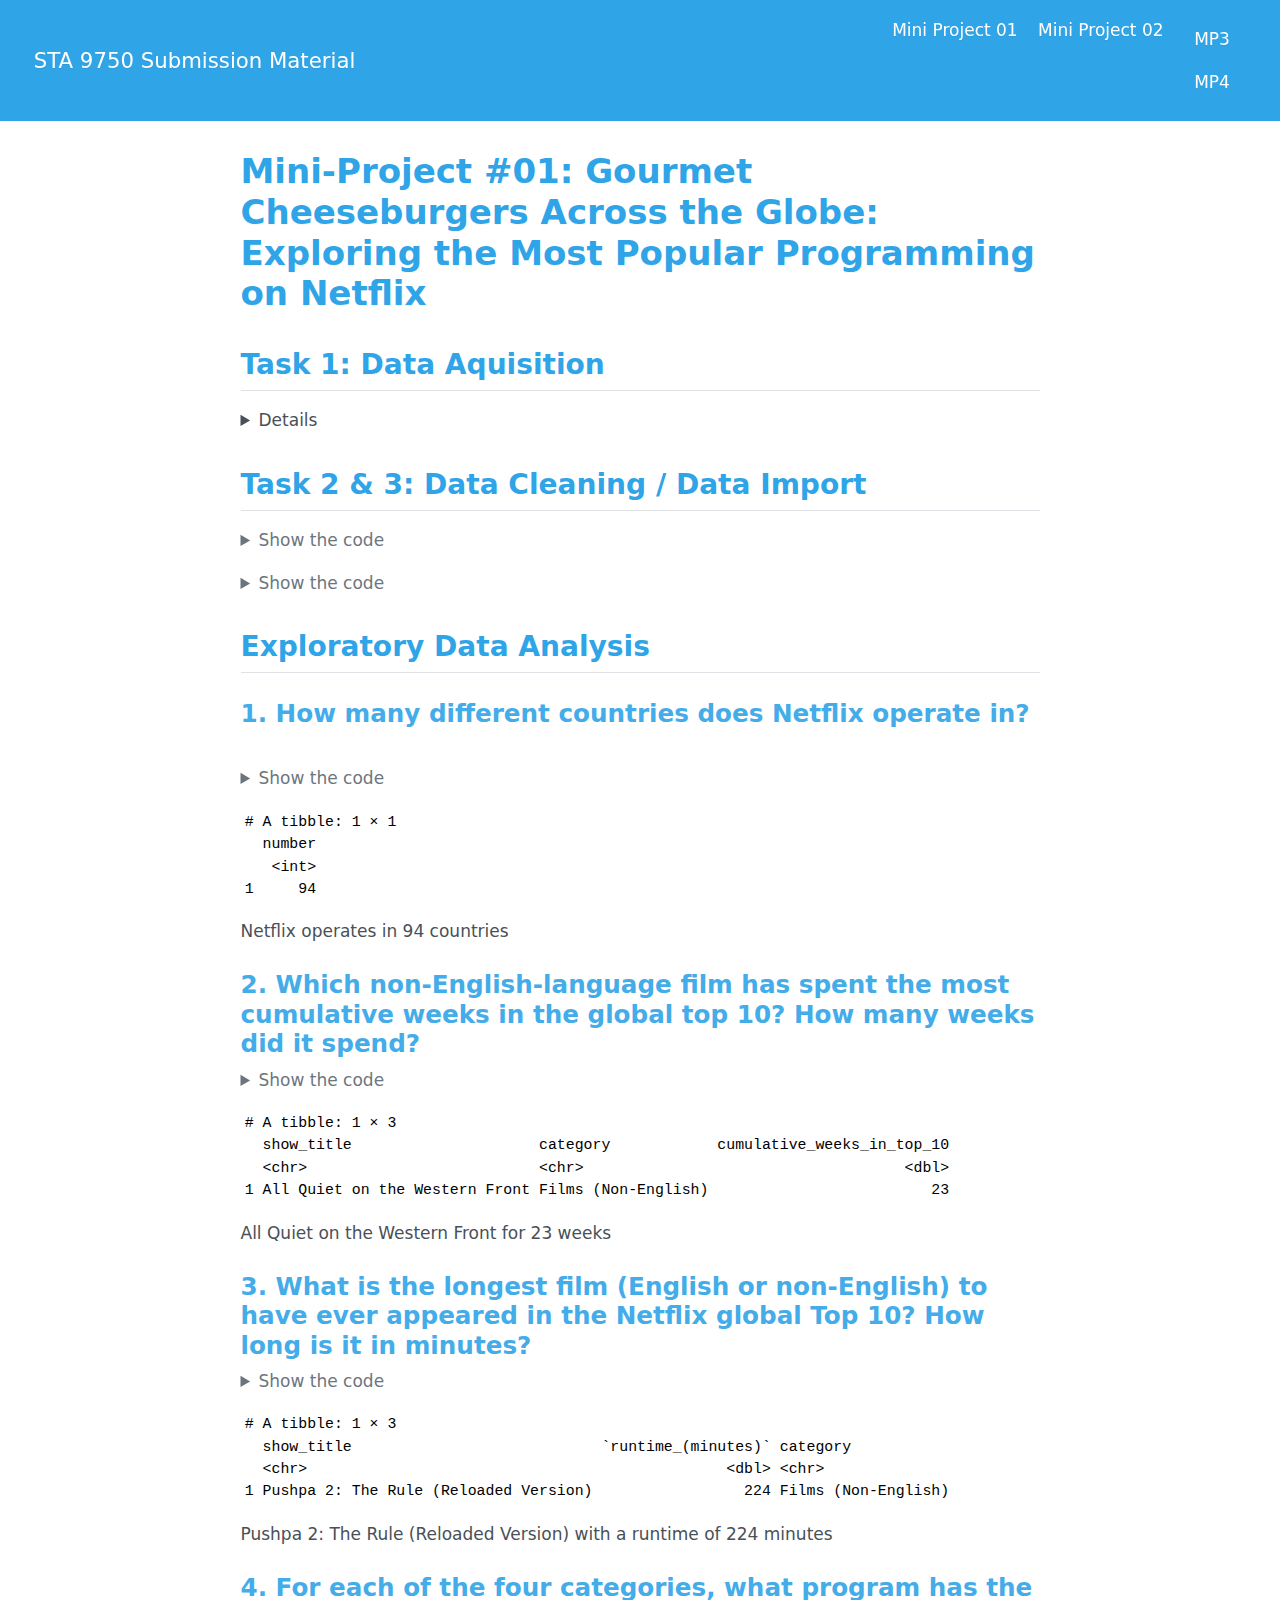
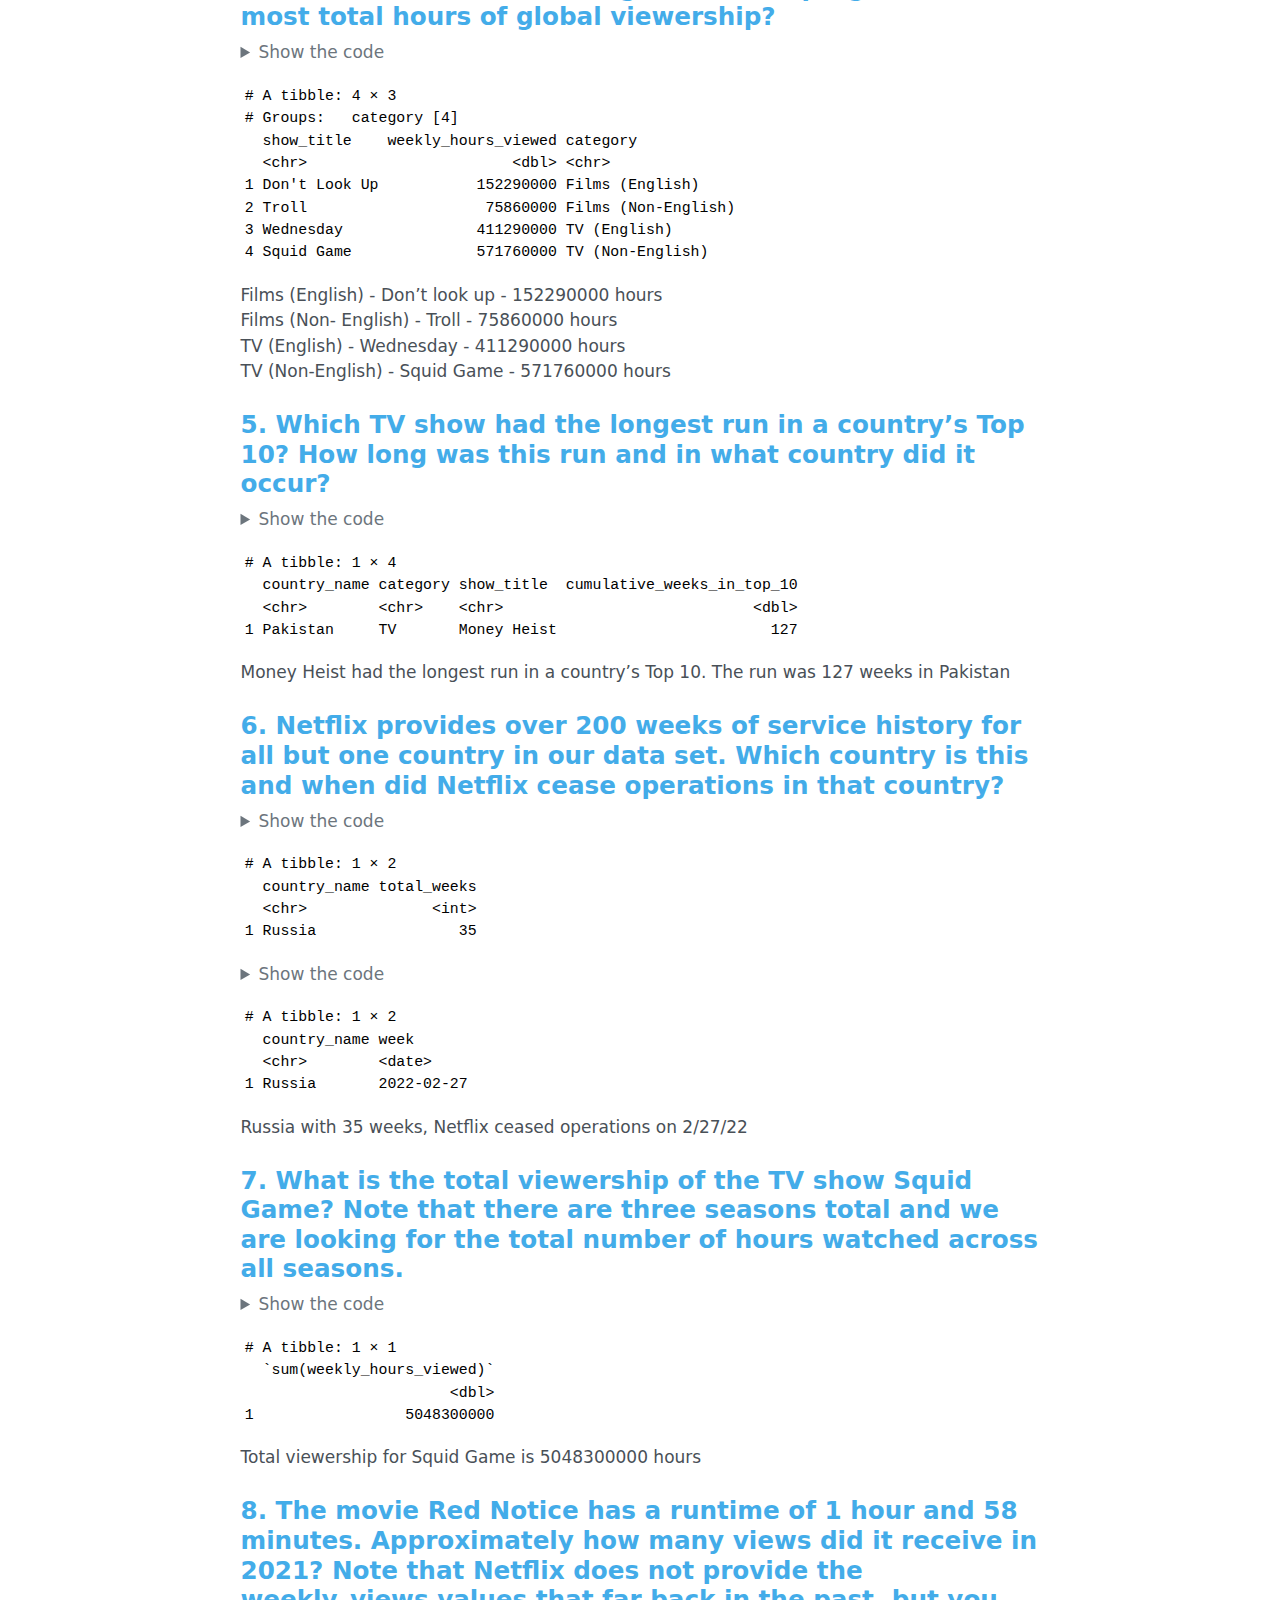
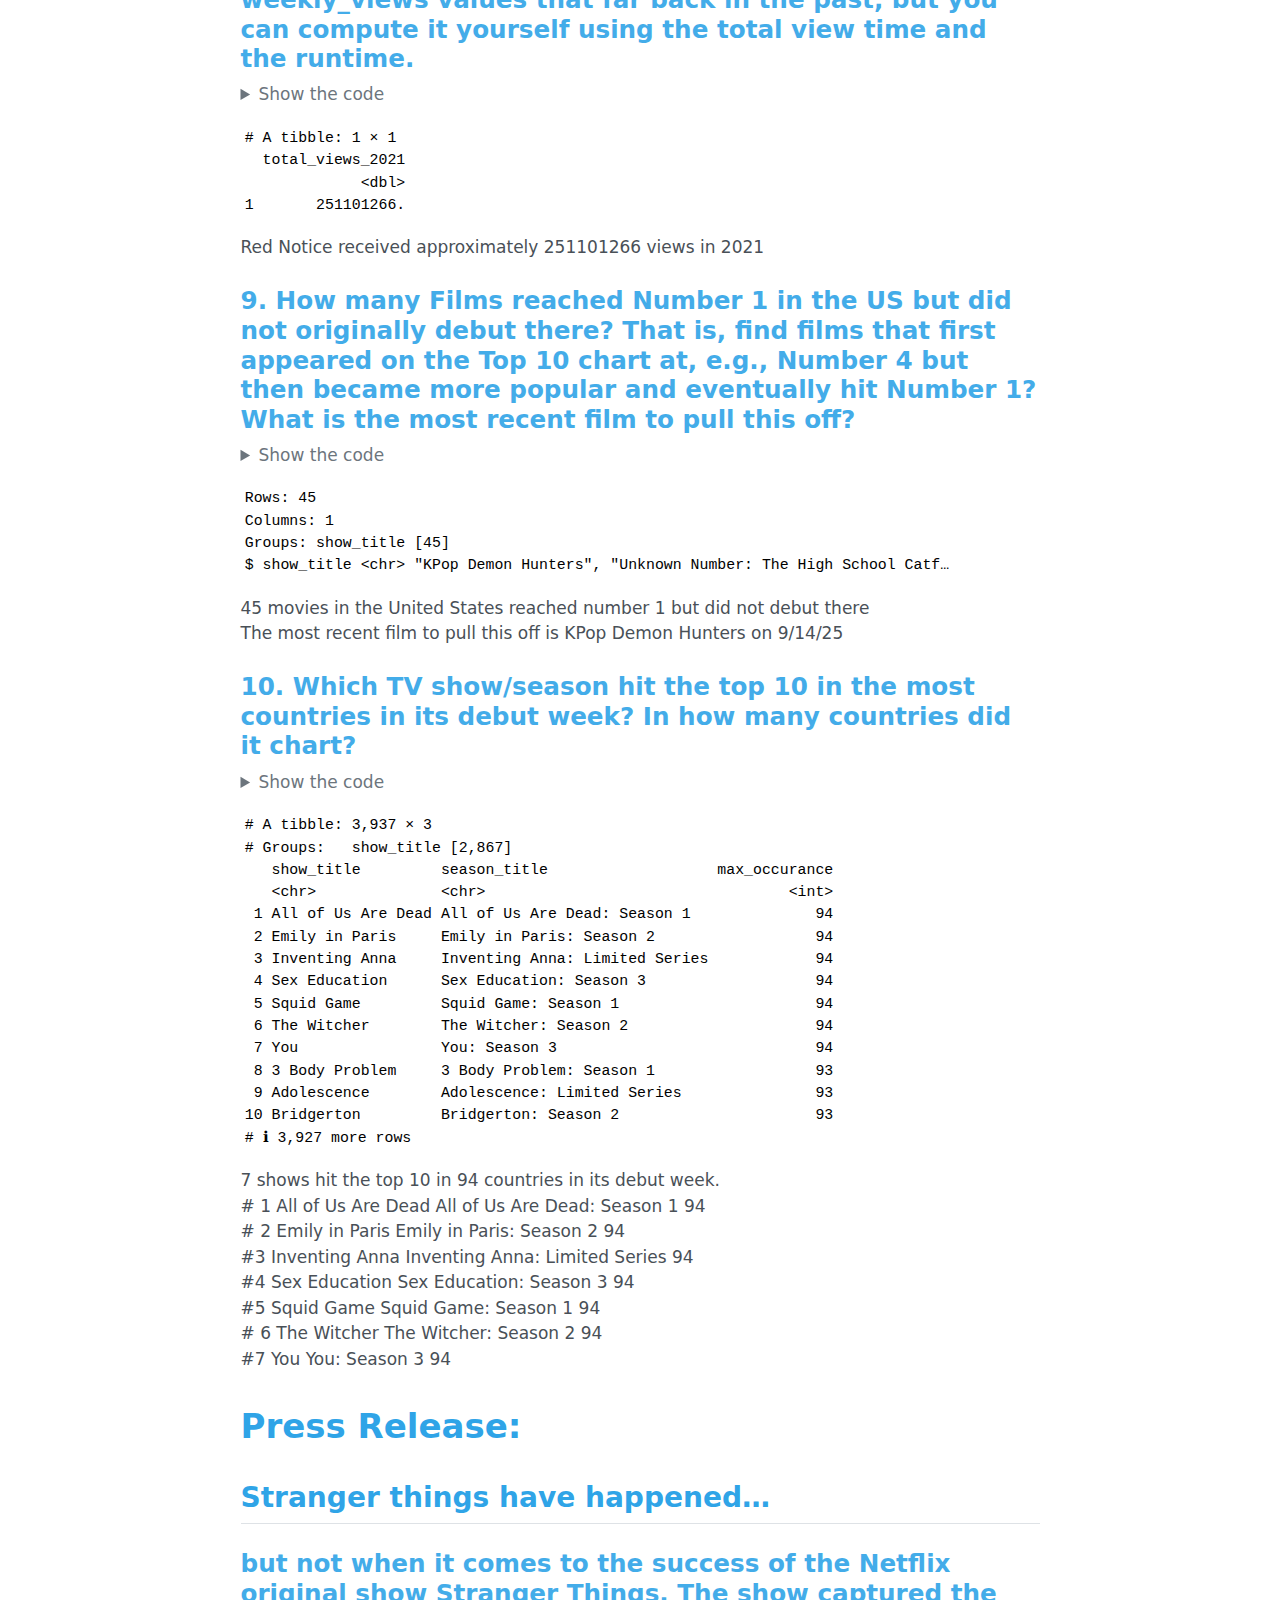
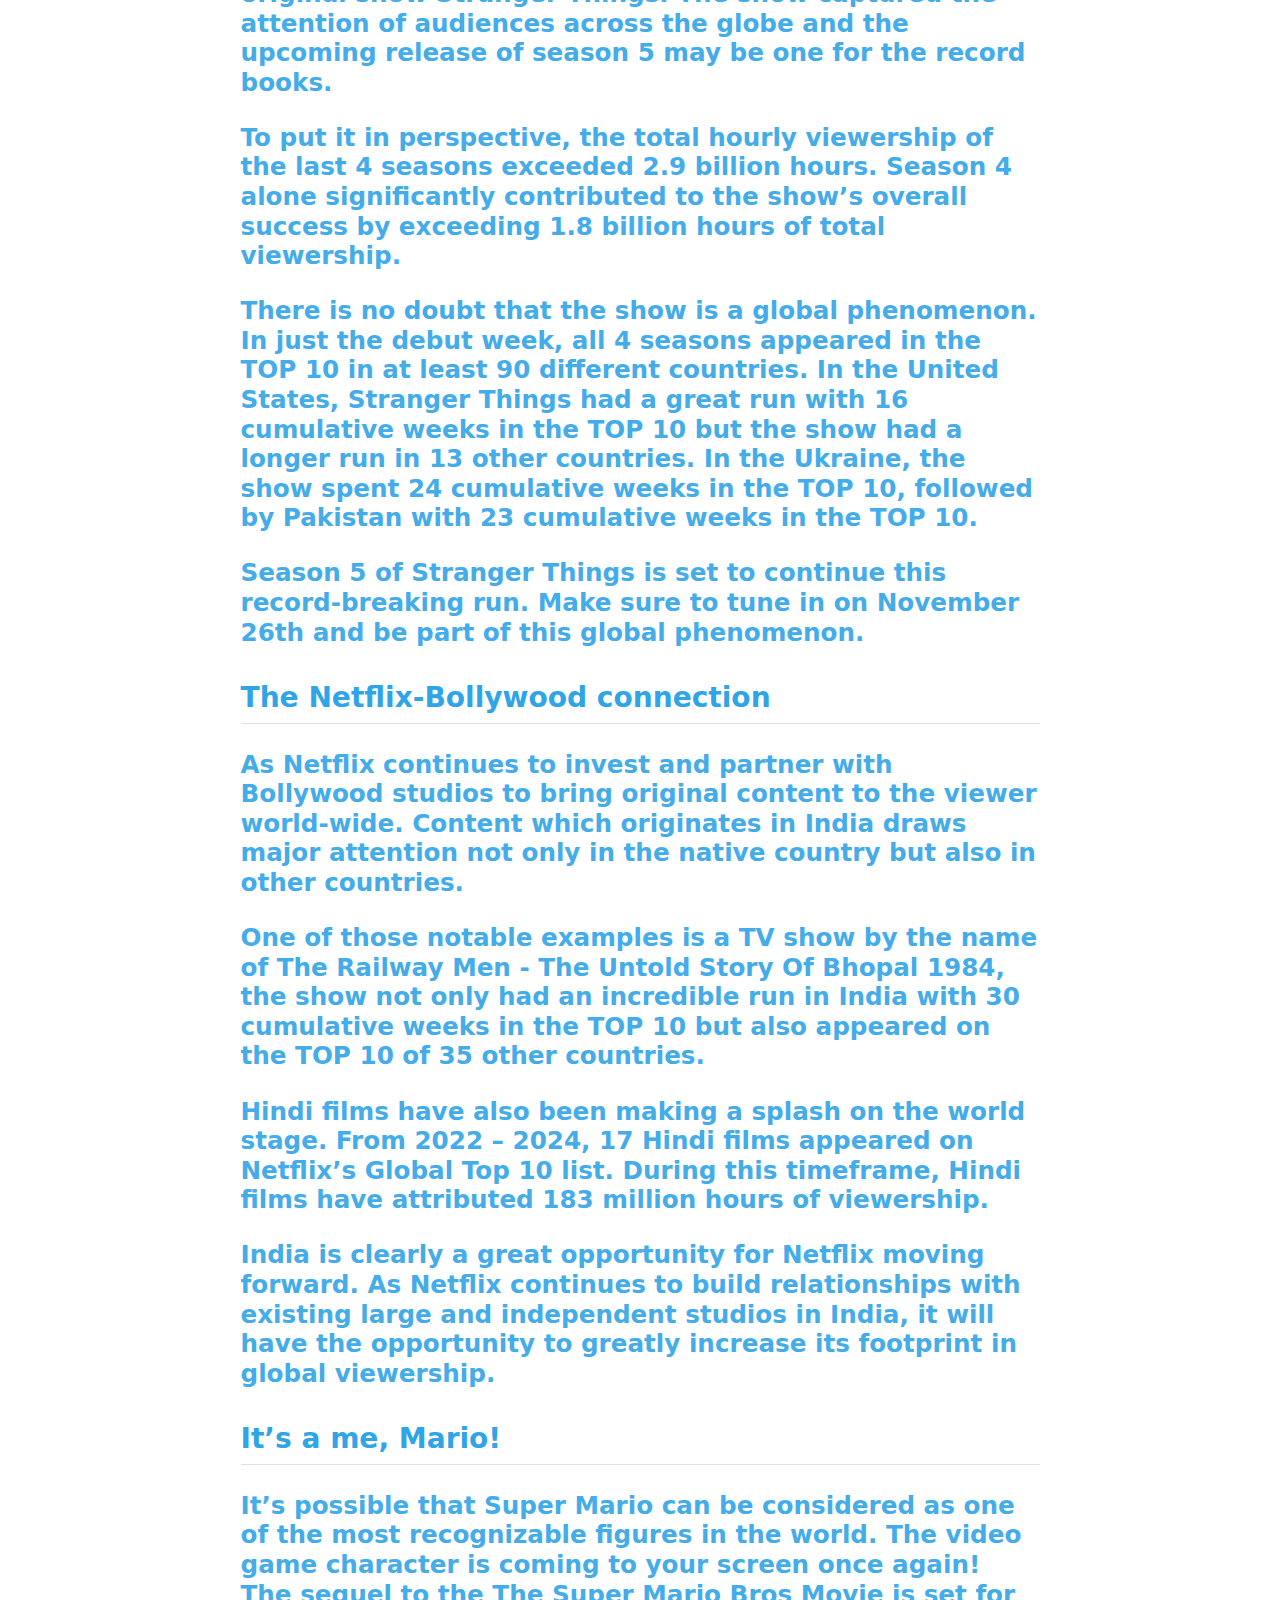
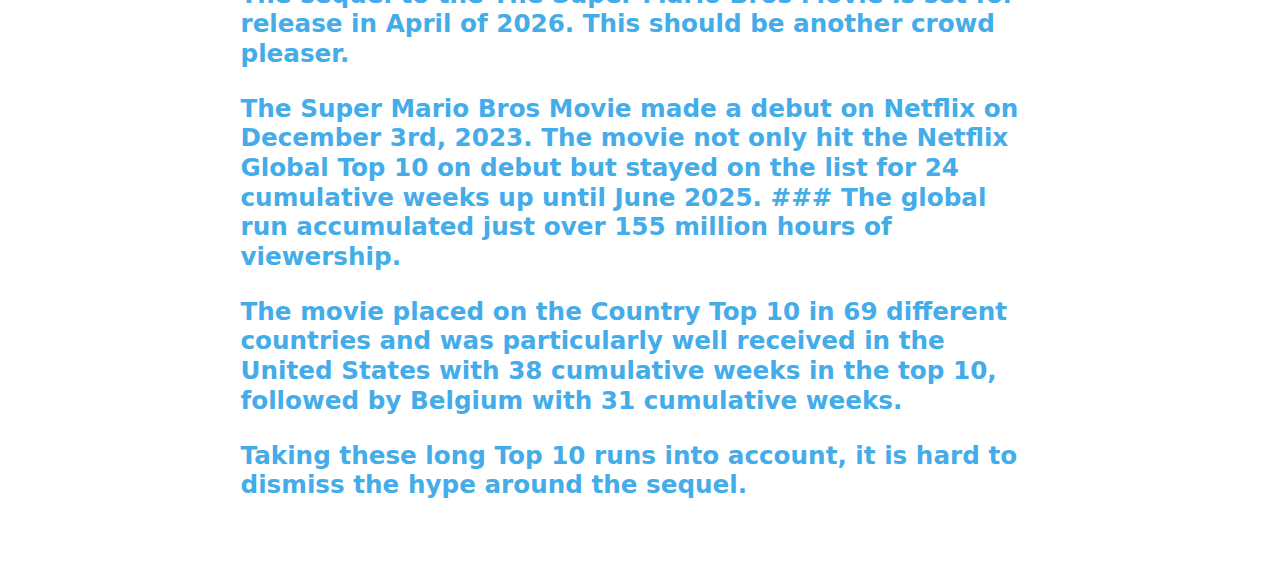
<file: docs/Mp1.html>
<!DOCTYPE html>
<html xmlns="http://www.w3.org/1999/xhtml" lang="en" xml:lang="en"><head>

<meta charset="utf-8">
<meta name="generator" content="quarto-1.8.22">

<meta name="viewport" content="width=device-width, initial-scale=1.0, user-scalable=yes">


<title>Mini-Project #01: Gourmet Cheeseburgers Across the Globe: Exploring the Most Popular Programming on Netflix – STA 9750 Submission Material</title>
<style>
code{white-space: pre-wrap;}
span.smallcaps{font-variant: small-caps;}
div.columns{display: flex; gap: min(4vw, 1.5em);}
div.column{flex: auto; overflow-x: auto;}
div.hanging-indent{margin-left: 1.5em; text-indent: -1.5em;}
ul.task-list{list-style: none;}
ul.task-list li input[type="checkbox"] {
  width: 0.8em;
  margin: 0 0.8em 0.2em -1em; /* quarto-specific, see https://github.com/quarto-dev/quarto-cli/issues/4556 */ 
  vertical-align: middle;
}
/* CSS for syntax highlighting */
html { -webkit-text-size-adjust: 100%; }
pre > code.sourceCode { white-space: pre; position: relative; }
pre > code.sourceCode > span { display: inline-block; line-height: 1.25; }
pre > code.sourceCode > span:empty { height: 1.2em; }
.sourceCode { overflow: visible; }
code.sourceCode > span { color: inherit; text-decoration: inherit; }
div.sourceCode { margin: 1em 0; }
pre.sourceCode { margin: 0; }
@media screen {
div.sourceCode { overflow: auto; }
}
@media print {
pre > code.sourceCode { white-space: pre-wrap; }
pre > code.sourceCode > span { text-indent: -5em; padding-left: 5em; }
}
pre.numberSource code
  { counter-reset: source-line 0; }
pre.numberSource code > span
  { position: relative; left: -4em; counter-increment: source-line; }
pre.numberSource code > span > a:first-child::before
  { content: counter(source-line);
    position: relative; left: -1em; text-align: right; vertical-align: baseline;
    border: none; display: inline-block;
    -webkit-touch-callout: none; -webkit-user-select: none;
    -khtml-user-select: none; -moz-user-select: none;
    -ms-user-select: none; user-select: none;
    padding: 0 4px; width: 4em;
  }
pre.numberSource { margin-left: 3em;  padding-left: 4px; }
div.sourceCode
  {   }
@media screen {
pre > code.sourceCode > span > a:first-child::before { text-decoration: underline; }
}
</style>


<script src="site_libs/quarto-nav/quarto-nav.js"></script>
<script src="site_libs/quarto-nav/headroom.min.js"></script>
<script src="site_libs/clipboard/clipboard.min.js"></script>
<script src="site_libs/quarto-search/autocomplete.umd.js"></script>
<script src="site_libs/quarto-search/fuse.min.js"></script>
<script src="site_libs/quarto-search/quarto-search.js"></script>
<meta name="quarto:offset" content="./">
<script src="site_libs/quarto-html/quarto.js" type="module"></script>
<script src="site_libs/quarto-html/tabsets/tabsets.js" type="module"></script>
<script src="site_libs/quarto-html/axe/axe-check.js" type="module"></script>
<script src="site_libs/quarto-html/popper.min.js"></script>
<script src="site_libs/quarto-html/tippy.umd.min.js"></script>
<script src="site_libs/quarto-html/anchor.min.js"></script>
<link href="site_libs/quarto-html/tippy.css" rel="stylesheet">
<link href="site_libs/quarto-html/quarto-syntax-highlighting-cd7454b418030687c631a6a7286fbe16.css" rel="stylesheet" id="quarto-text-highlighting-styles">
<script src="site_libs/bootstrap/bootstrap.min.js"></script>
<link href="site_libs/bootstrap/bootstrap-icons.css" rel="stylesheet">
<link href="site_libs/bootstrap/bootstrap-7ee73d549045f2333a4b48a3669514bd.min.css" rel="stylesheet" append-hash="true" id="quarto-bootstrap" data-mode="light">
<script id="quarto-search-options" type="application/json">{
  "location": "navbar",
  "copy-button": false,
  "collapse-after": 3,
  "panel-placement": "end",
  "type": "overlay",
  "limit": 50,
  "keyboard-shortcut": [
    "f",
    "/",
    "s"
  ],
  "show-item-context": false,
  "language": {
    "search-no-results-text": "No results",
    "search-matching-documents-text": "matching documents",
    "search-copy-link-title": "Copy link to search",
    "search-hide-matches-text": "Hide additional matches",
    "search-more-match-text": "more match in this document",
    "search-more-matches-text": "more matches in this document",
    "search-clear-button-title": "Clear",
    "search-text-placeholder": "",
    "search-detached-cancel-button-title": "Cancel",
    "search-submit-button-title": "Submit",
    "search-label": "Search"
  }
}</script>


</head>

<body class="nav-fixed fullcontent quarto-light">

<div id="quarto-search-results"></div>
  <header id="quarto-header" class="headroom fixed-top">
    <nav class="navbar navbar-expand-lg " data-bs-theme="dark">
      <div class="navbar-container container-fluid">
      <div class="navbar-brand-container mx-auto">
    <a href="./index.html" class="navbar-brand navbar-brand-logo">
    </a>
    <a class="navbar-brand" href="./index.html">
    <span class="navbar-title">STA 9750 Submission Material</span>
    </a>
  </div>
          <button class="navbar-toggler" type="button" data-bs-toggle="collapse" data-bs-target="#navbarCollapse" aria-controls="navbarCollapse" role="menu" aria-expanded="false" aria-label="Toggle navigation" onclick="if (window.quartoToggleHeadroom) { window.quartoToggleHeadroom(); }">
  <span class="navbar-toggler-icon"></span>
</button>
          <div class="collapse navbar-collapse" id="navbarCollapse">
            <ul class="navbar-nav navbar-nav-scroll ms-auto">
  <li class="nav-item">
    <a class="nav-link" href="././Mp1.html"> 
<span class="menu-text">Mini Project 01</span></a>
  </li>  
  <li class="nav-item">
    <a class="nav-link" href="././mp02.html">
<span class="menu-text">Mini Project 02</span>
    </span>
  </li>  
  <li class="nav-item">
    <span class="nav-link">
<span class="menu-text">MP3</span>
    </span>
  </li>  
  <li class="nav-item">
    <span class="nav-link">
<span class="menu-text">MP4</span>
    </span>
  </li>  
</ul>
          </div> <!-- /navcollapse -->
            <div class="quarto-navbar-tools">
</div>
      </div> <!-- /container-fluid -->
    </nav>
</header>
<!-- content -->
<div id="quarto-content" class="quarto-container page-columns page-rows-contents page-layout-article page-navbar">
<!-- sidebar -->
<!-- margin-sidebar -->
    
<!-- main -->
<main class="content" id="quarto-document-content">

<header id="title-block-header" class="quarto-title-block default">
<div class="quarto-title">
<h1 class="title">Mini-Project #01: Gourmet Cheeseburgers Across the Globe: Exploring the Most Popular Programming on Netflix</h1>
</div>



<div class="quarto-title-meta">

    
  
    
  </div>
  


</header>


<section id="task-1-data-aquisition" class="level2">
<h2 class="anchored" data-anchor-id="task-1-data-aquisition">Task 1: Data Aquisition</h2>
<div class="cell">
<details class="code-fold">
<summary>Show the code</summary>
<div class="code-copy-outer-scaffold"><div class="sourceCode cell-code" id="cb1"><pre class="sourceCode r code-with-copy"><code class="sourceCode r"><span id="cb1-1"><a href="#cb1-1" aria-hidden="true" tabindex="-1"></a><span class="cf">if</span>(<span class="sc">!</span><span class="fu">dir.exists</span>(<span class="fu">file.path</span>(<span class="st">"data"</span>, <span class="st">"mp01"</span>))){</span>
<span id="cb1-2"><a href="#cb1-2" aria-hidden="true" tabindex="-1"></a>    <span class="fu">dir.create</span>(<span class="fu">file.path</span>(<span class="st">"data"</span>, <span class="st">"mp01"</span>), <span class="at">showWarnings=</span><span class="cn">FALSE</span>, <span class="at">recursive=</span><span class="cn">TRUE</span>)</span>
<span id="cb1-3"><a href="#cb1-3" aria-hidden="true" tabindex="-1"></a>}</span>
<span id="cb1-4"><a href="#cb1-4" aria-hidden="true" tabindex="-1"></a></span>
<span id="cb1-5"><a href="#cb1-5" aria-hidden="true" tabindex="-1"></a>GLOBAL_TOP_10_FILENAME <span class="ot">&lt;-</span> <span class="fu">file.path</span>(<span class="st">"data"</span>, <span class="st">"mp01"</span>, <span class="st">"global_top10_alltime.csv"</span>)</span>
<span id="cb1-6"><a href="#cb1-6" aria-hidden="true" tabindex="-1"></a></span>
<span id="cb1-7"><a href="#cb1-7" aria-hidden="true" tabindex="-1"></a><span class="cf">if</span>(<span class="sc">!</span><span class="fu">file.exists</span>(GLOBAL_TOP_10_FILENAME)){</span>
<span id="cb1-8"><a href="#cb1-8" aria-hidden="true" tabindex="-1"></a>    <span class="fu">download.file</span>(<span class="st">"https://www.netflix.com/tudum/top10/data/all-weeks-global.tsv"</span>, </span>
<span id="cb1-9"><a href="#cb1-9" aria-hidden="true" tabindex="-1"></a>                  <span class="at">destfile=</span>GLOBAL_TOP_10_FILENAME)</span>
<span id="cb1-10"><a href="#cb1-10" aria-hidden="true" tabindex="-1"></a>}</span>
<span id="cb1-11"><a href="#cb1-11" aria-hidden="true" tabindex="-1"></a></span>
<span id="cb1-12"><a href="#cb1-12" aria-hidden="true" tabindex="-1"></a>COUNTRY_TOP_10_FILENAME <span class="ot">&lt;-</span> <span class="fu">file.path</span>(<span class="st">"data"</span>, <span class="st">"mp01"</span>, <span class="st">"country_top10_alltime.csv"</span>)</span>
<span id="cb1-13"><a href="#cb1-13" aria-hidden="true" tabindex="-1"></a></span>
<span id="cb1-14"><a href="#cb1-14" aria-hidden="true" tabindex="-1"></a><span class="cf">if</span>(<span class="sc">!</span><span class="fu">file.exists</span>(COUNTRY_TOP_10_FILENAME)){</span>
<span id="cb1-15"><a href="#cb1-15" aria-hidden="true" tabindex="-1"></a>    <span class="fu">download.file</span>(<span class="st">"https://www.netflix.com/tudum/top10/data/all-weeks-countries.tsv"</span>, </span>
<span id="cb1-16"><a href="#cb1-16" aria-hidden="true" tabindex="-1"></a>                  <span class="at">destfile=</span>COUNTRY_TOP_10_FILENAME)</span>
<span id="cb1-17"><a href="#cb1-17" aria-hidden="true" tabindex="-1"></a>}</span></code></pre></div><button title="Copy to Clipboard" class="code-copy-button"><i class="bi"></i></button></div>
</details>
</div>
</section>
<section id="task-2-3-data-cleaning-data-import" class="level2">
<h2 class="anchored" data-anchor-id="task-2-3-data-cleaning-data-import">Task 2 &amp; 3: Data Cleaning / Data Import</h2>
<div class="cell">
<details class="code-fold">
<summary>Show the code</summary>
<div class="code-copy-outer-scaffold"><div class="sourceCode cell-code" id="cb2"><pre class="sourceCode r code-with-copy"><code class="sourceCode r"><span id="cb2-1"><a href="#cb2-1" aria-hidden="true" tabindex="-1"></a><span class="cf">if</span> (<span class="sc">!</span><span class="fu">require</span>(<span class="st">"tidyverse"</span>)) <span class="fu">install.packages</span>(<span class="st">"tidyverse"</span>)</span>
<span id="cb2-2"><a href="#cb2-2" aria-hidden="true" tabindex="-1"></a><span class="fu">library</span>(readr)</span>
<span id="cb2-3"><a href="#cb2-3" aria-hidden="true" tabindex="-1"></a><span class="fu">library</span>(dplyr)</span>
<span id="cb2-4"><a href="#cb2-4" aria-hidden="true" tabindex="-1"></a></span>
<span id="cb2-5"><a href="#cb2-5" aria-hidden="true" tabindex="-1"></a>GLOBAL_TOP_10 <span class="ot">&lt;-</span> <span class="fu">read_tsv</span>(GLOBAL_TOP_10_FILENAME)</span>
<span id="cb2-6"><a href="#cb2-6" aria-hidden="true" tabindex="-1"></a></span>
<span id="cb2-7"><a href="#cb2-7" aria-hidden="true" tabindex="-1"></a></span>
<span id="cb2-8"><a href="#cb2-8" aria-hidden="true" tabindex="-1"></a>GLOBAL_TOP_10 <span class="ot">&lt;-</span> GLOBAL_TOP_10 <span class="sc">|&gt;</span></span>
<span id="cb2-9"><a href="#cb2-9" aria-hidden="true" tabindex="-1"></a>  <span class="fu">mutate</span>(<span class="at">season_title =</span> <span class="fu">if_else</span>(season_title <span class="sc">==</span> <span class="st">"N/A"</span>, <span class="cn">NA_character_</span>, season_title))</span>
<span id="cb2-10"><a href="#cb2-10" aria-hidden="true" tabindex="-1"></a></span>
<span id="cb2-11"><a href="#cb2-11" aria-hidden="true" tabindex="-1"></a><span class="fu">glimpse</span>(GLOBAL_TOP_10)</span>
<span id="cb2-12"><a href="#cb2-12" aria-hidden="true" tabindex="-1"></a></span>
<span id="cb2-13"><a href="#cb2-13" aria-hidden="true" tabindex="-1"></a>COUNTRY_TOP_10 <span class="ot">&lt;-</span> <span class="fu">read_tsv</span>(COUNTRY_TOP_10_FILENAME, <span class="at">na =</span> <span class="st">"N/A"</span>)</span>
<span id="cb2-14"><a href="#cb2-14" aria-hidden="true" tabindex="-1"></a></span>
<span id="cb2-15"><a href="#cb2-15" aria-hidden="true" tabindex="-1"></a>COUNTRY_TOP_10 <span class="ot">&lt;-</span> COUNTRY_TOP_10</span>
<span id="cb2-16"><a href="#cb2-16" aria-hidden="true" tabindex="-1"></a>  </span>
<span id="cb2-17"><a href="#cb2-17" aria-hidden="true" tabindex="-1"></a> <span class="fu">glimpse</span>(COUNTRY_TOP_10)</span></code></pre></div><button title="Copy to Clipboard" class="code-copy-button"><i class="bi"></i></button></div>
</details>
</div>
<div class="cell">
<details class="code-fold">
<summary>Show the code</summary>
<div class="code-copy-outer-scaffold"><div class="sourceCode cell-code" id="cb3"><pre class="sourceCode r code-with-copy"><code class="sourceCode r"><span id="cb3-1"><a href="#cb3-1" aria-hidden="true" tabindex="-1"></a><span class="cf">if</span> (<span class="sc">!</span><span class="fu">require</span>(<span class="st">"DT"</span>)) <span class="fu">install.packages</span>(<span class="st">'DT'</span>)</span>
<span id="cb3-2"><a href="#cb3-2" aria-hidden="true" tabindex="-1"></a> </span>
<span id="cb3-3"><a href="#cb3-3" aria-hidden="true" tabindex="-1"></a> <span class="fu">library</span>(stringr)</span>
<span id="cb3-4"><a href="#cb3-4" aria-hidden="true" tabindex="-1"></a> format_titles <span class="ot">&lt;-</span> <span class="cf">function</span>(df){</span>
<span id="cb3-5"><a href="#cb3-5" aria-hidden="true" tabindex="-1"></a>   <span class="fu">colnames</span>(df) <span class="ot">&lt;-</span> <span class="fu">str_replace_all</span>(<span class="fu">colnames</span>(df), <span class="st">"_"</span>, <span class="st">" "</span>) <span class="sc">|&gt;</span> <span class="fu">str_to_title</span>()</span>
<span id="cb3-6"><a href="#cb3-6" aria-hidden="true" tabindex="-1"></a>   df</span>
<span id="cb3-7"><a href="#cb3-7" aria-hidden="true" tabindex="-1"></a> }</span>
<span id="cb3-8"><a href="#cb3-8" aria-hidden="true" tabindex="-1"></a> </span>
<span id="cb3-9"><a href="#cb3-9" aria-hidden="true" tabindex="-1"></a> GLOBAL_TOP_10 <span class="sc">|&gt;</span></span>
<span id="cb3-10"><a href="#cb3-10" aria-hidden="true" tabindex="-1"></a>   <span class="fu">mutate</span>(<span class="st">`</span><span class="at">runtime_(minutes)</span><span class="st">`</span> <span class="ot">=</span> <span class="fu">round</span>(<span class="dv">60</span> <span class="sc">*</span> runtime)) <span class="sc">|&gt;</span></span>
<span id="cb3-11"><a href="#cb3-11" aria-hidden="true" tabindex="-1"></a>   <span class="fu">select</span>(<span class="sc">-</span>season_title) <span class="sc">|&gt;</span></span>
<span id="cb3-12"><a href="#cb3-12" aria-hidden="true" tabindex="-1"></a>   <span class="fu">format_titles</span>() <span class="sc">|&gt;</span></span>
<span id="cb3-13"><a href="#cb3-13" aria-hidden="true" tabindex="-1"></a>   <span class="fu">head</span>(<span class="at">n=</span><span class="dv">20</span>) <span class="sc">|&gt;</span></span>
<span id="cb3-14"><a href="#cb3-14" aria-hidden="true" tabindex="-1"></a>   <span class="fu">datatable</span>(<span class="at">options=</span><span class="fu">list</span>(<span class="at">searching=</span><span class="cn">FALSE</span>, <span class="at">info=</span><span class="cn">FALSE</span>)) <span class="sc">|&gt;</span></span>
<span id="cb3-15"><a href="#cb3-15" aria-hidden="true" tabindex="-1"></a>   <span class="fu">formatRound</span>(<span class="fu">c</span>(<span class="st">'Weekly Hours Viewed'</span>, <span class="st">'Weekly Views'</span>))</span></code></pre></div><button title="Copy to Clipboard" class="code-copy-button"><i class="bi"></i></button></div>
</details>
</div>
</section>
<section id="exploratory-data-analysis" class="level2">
<h2 class="anchored" data-anchor-id="exploratory-data-analysis">Exploratory Data Analysis</h2>
<section id="how-many-different-countries-does-netflix-operate-in" class="level3">
<h3 class="anchored" data-anchor-id="how-many-different-countries-does-netflix-operate-in">1. How many different countries does Netflix operate in?</h3>
<div class="cell">
<details class="code-fold">
<summary>Show the code</summary>
<div class="code-copy-outer-scaffold"><div class="sourceCode cell-code" id="cb4"><pre class="sourceCode r code-with-copy"><code class="sourceCode r"><span id="cb4-1"><a href="#cb4-1" aria-hidden="true" tabindex="-1"></a>COUNTRY_TOP_10 <span class="sc">|&gt;</span></span>
<span id="cb4-2"><a href="#cb4-2" aria-hidden="true" tabindex="-1"></a>    <span class="fu">select</span>(country_name) <span class="sc">|&gt;</span></span>
<span id="cb4-3"><a href="#cb4-3" aria-hidden="true" tabindex="-1"></a>    <span class="fu">count</span>(country_name) <span class="sc">|&gt;</span></span>
<span id="cb4-4"><a href="#cb4-4" aria-hidden="true" tabindex="-1"></a>    <span class="fu">summarize</span>(<span class="at">number =</span> <span class="fu">n</span>())</span></code></pre></div><button title="Copy to Clipboard" class="code-copy-button"><i class="bi"></i></button></div>
</details>
<div class="cell-output cell-output-stdout">
<pre><code># A tibble: 1 × 1
  number
   &lt;int&gt;
1     94</code></pre>
</div>
</div>
<p>Netflix operates in 94 countries</p>
</section>
<section id="which-non-english-language-film-has-spent-the-most-cumulative-weeks-in-the-global-top-10-how-many-weeks-did-it-spend" class="level3">
<h3 class="anchored" data-anchor-id="which-non-english-language-film-has-spent-the-most-cumulative-weeks-in-the-global-top-10-how-many-weeks-did-it-spend">2. Which non-English-language film has spent the most cumulative weeks in the global top 10? How many weeks did it spend?</h3>
<div class="cell">
<details class="code-fold">
<summary>Show the code</summary>
<div class="code-copy-outer-scaffold"><div class="sourceCode cell-code" id="cb6"><pre class="sourceCode r code-with-copy"><code class="sourceCode r"><span id="cb6-1"><a href="#cb6-1" aria-hidden="true" tabindex="-1"></a>GLOBAL_TOP_10 <span class="sc">|&gt;</span></span>
<span id="cb6-2"><a href="#cb6-2" aria-hidden="true" tabindex="-1"></a>      <span class="fu">select</span>(show_title, category, cumulative_weeks_in_top_10) <span class="sc">|&gt;</span></span>
<span id="cb6-3"><a href="#cb6-3" aria-hidden="true" tabindex="-1"></a>      <span class="fu">filter</span>(category <span class="sc">==</span> <span class="st">"Films (Non-English)"</span>) <span class="sc">|&gt;</span></span>
<span id="cb6-4"><a href="#cb6-4" aria-hidden="true" tabindex="-1"></a>      <span class="fu">slice_max</span>(cumulative_weeks_in_top_10) </span></code></pre></div><button title="Copy to Clipboard" class="code-copy-button"><i class="bi"></i></button></div>
</details>
<div class="cell-output cell-output-stdout">
<pre><code># A tibble: 1 × 3
  show_title                     category            cumulative_weeks_in_top_10
  &lt;chr&gt;                          &lt;chr&gt;                                    &lt;dbl&gt;
1 All Quiet on the Western Front Films (Non-English)                         23</code></pre>
</div>
</div>
<p>All Quiet on the Western Front for 23 weeks</p>
</section>
<section id="what-is-the-longest-film-english-or-non-english-to-have-ever-appeared-in-the-netflix-global-top-10-how-long-is-it-in-minutes" class="level3">
<h3 class="anchored" data-anchor-id="what-is-the-longest-film-english-or-non-english-to-have-ever-appeared-in-the-netflix-global-top-10-how-long-is-it-in-minutes">3. What is the longest film (English or non-English) to have ever appeared in the Netflix global Top 10? How long is it in minutes?</h3>
<div class="cell">
<details class="code-fold">
<summary>Show the code</summary>
<div class="code-copy-outer-scaffold"><div class="sourceCode cell-code" id="cb8"><pre class="sourceCode r code-with-copy"><code class="sourceCode r"><span id="cb8-1"><a href="#cb8-1" aria-hidden="true" tabindex="-1"></a>GLOBAL_TOP_10 <span class="sc">|&gt;</span></span>
<span id="cb8-2"><a href="#cb8-2" aria-hidden="true" tabindex="-1"></a>      <span class="fu">mutate</span>(<span class="st">`</span><span class="at">runtime_(minutes)</span><span class="st">`</span> <span class="ot">=</span> <span class="fu">round</span>(<span class="dv">60</span> <span class="sc">*</span> runtime)) <span class="sc">|&gt;</span></span>
<span id="cb8-3"><a href="#cb8-3" aria-hidden="true" tabindex="-1"></a>      <span class="fu">select</span>(show_title, <span class="st">`</span><span class="at">runtime_(minutes)</span><span class="st">`</span>, category) <span class="sc">|&gt;</span></span>
<span id="cb8-4"><a href="#cb8-4" aria-hidden="true" tabindex="-1"></a>      <span class="fu">filter</span>(category <span class="sc">==</span> <span class="fu">c</span>(<span class="st">"Films (Non-English)"</span>, <span class="st">"Films (English)"</span>)) <span class="sc">|&gt;</span></span>
<span id="cb8-5"><a href="#cb8-5" aria-hidden="true" tabindex="-1"></a>      <span class="fu">slice_max</span>(<span class="st">`</span><span class="at">runtime_(minutes)</span><span class="st">`</span>)</span></code></pre></div><button title="Copy to Clipboard" class="code-copy-button"><i class="bi"></i></button></div>
</details>
<div class="cell-output cell-output-stdout">
<pre><code># A tibble: 1 × 3
  show_title                            `runtime_(minutes)` category           
  &lt;chr&gt;                                               &lt;dbl&gt; &lt;chr&gt;              
1 Pushpa 2: The Rule (Reloaded Version)                 224 Films (Non-English)</code></pre>
</div>
</div>
<p>Pushpa 2: The Rule (Reloaded Version) with a runtime of 224 minutes</p>
</section>
<section id="for-each-of-the-four-categories-what-program-has-the-most-total-hours-of-global-viewership" class="level3">
<h3 class="anchored" data-anchor-id="for-each-of-the-four-categories-what-program-has-the-most-total-hours-of-global-viewership">4. For each of the four categories, what program has the most total hours of global viewership?</h3>
<div class="cell">
<details class="code-fold">
<summary>Show the code</summary>
<div class="code-copy-outer-scaffold"><div class="sourceCode cell-code" id="cb10"><pre class="sourceCode r code-with-copy"><code class="sourceCode r"><span id="cb10-1"><a href="#cb10-1" aria-hidden="true" tabindex="-1"></a>GLOBAL_TOP_10 <span class="sc">|&gt;</span></span>
<span id="cb10-2"><a href="#cb10-2" aria-hidden="true" tabindex="-1"></a>      <span class="fu">select</span>(show_title, weekly_hours_viewed, category) <span class="sc">|&gt;</span></span>
<span id="cb10-3"><a href="#cb10-3" aria-hidden="true" tabindex="-1"></a>      <span class="fu">group_by</span>(category) <span class="sc">|&gt;</span></span>
<span id="cb10-4"><a href="#cb10-4" aria-hidden="true" tabindex="-1"></a>      <span class="fu">slice_max</span>(weekly_hours_viewed)</span></code></pre></div><button title="Copy to Clipboard" class="code-copy-button"><i class="bi"></i></button></div>
</details>
<div class="cell-output cell-output-stdout">
<pre><code># A tibble: 4 × 3
# Groups:   category [4]
  show_title    weekly_hours_viewed category           
  &lt;chr&gt;                       &lt;dbl&gt; &lt;chr&gt;              
1 Don't Look Up           152290000 Films (English)    
2 Troll                    75860000 Films (Non-English)
3 Wednesday               411290000 TV (English)       
4 Squid Game              571760000 TV (Non-English)   </code></pre>
</div>
</div>
<p>Films (English) - Don’t look up - 152290000 hours <br> Films (Non- English) - Troll - 75860000 hours <br> TV (English) - Wednesday - 411290000 hours <br> TV (Non-English) - Squid Game - 571760000 hours <br></p>
</section>
<section id="which-tv-show-had-the-longest-run-in-a-countrys-top-10-how-long-was-this-run-and-in-what-country-did-it-occur" class="level3">
<h3 class="anchored" data-anchor-id="which-tv-show-had-the-longest-run-in-a-countrys-top-10-how-long-was-this-run-and-in-what-country-did-it-occur">5. Which TV show had the longest run in a country’s Top 10? How long was this run and in what country did it occur?</h3>
<div class="cell">
<details class="code-fold">
<summary>Show the code</summary>
<div class="code-copy-outer-scaffold"><div class="sourceCode cell-code" id="cb12"><pre class="sourceCode r code-with-copy"><code class="sourceCode r"><span id="cb12-1"><a href="#cb12-1" aria-hidden="true" tabindex="-1"></a>COUNTRY_TOP_10 <span class="sc">|&gt;</span></span>
<span id="cb12-2"><a href="#cb12-2" aria-hidden="true" tabindex="-1"></a>        <span class="fu">select</span>(country_name, category, show_title, cumulative_weeks_in_top_10) <span class="sc">|&gt;</span></span>
<span id="cb12-3"><a href="#cb12-3" aria-hidden="true" tabindex="-1"></a>        <span class="fu">filter</span>(category <span class="sc">==</span> <span class="st">"TV"</span>) <span class="sc">|&gt;</span></span>
<span id="cb12-4"><a href="#cb12-4" aria-hidden="true" tabindex="-1"></a>        <span class="fu">slice_max</span>(cumulative_weeks_in_top_10)</span></code></pre></div><button title="Copy to Clipboard" class="code-copy-button"><i class="bi"></i></button></div>
</details>
<div class="cell-output cell-output-stdout">
<pre><code># A tibble: 1 × 4
  country_name category show_title  cumulative_weeks_in_top_10
  &lt;chr&gt;        &lt;chr&gt;    &lt;chr&gt;                            &lt;dbl&gt;
1 Pakistan     TV       Money Heist                        127</code></pre>
</div>
</div>
<p>Money Heist had the longest run in a country’s Top 10. The run was 127 weeks in Pakistan</p>
</section>
<section id="netflix-provides-over-200-weeks-of-service-history-for-all-but-one-country-in-our-data-set.-which-country-is-this-and-when-did-netflix-cease-operations-in-that-country" class="level3">
<h3 class="anchored" data-anchor-id="netflix-provides-over-200-weeks-of-service-history-for-all-but-one-country-in-our-data-set.-which-country-is-this-and-when-did-netflix-cease-operations-in-that-country">6. Netflix provides over 200 weeks of service history for all but one country in our data set. Which country is this and when did Netflix cease operations in that country?</h3>
<div class="cell">
<details class="code-fold">
<summary>Show the code</summary>
<div class="code-copy-outer-scaffold"><div class="sourceCode cell-code" id="cb14"><pre class="sourceCode r code-with-copy"><code class="sourceCode r"><span id="cb14-1"><a href="#cb14-1" aria-hidden="true" tabindex="-1"></a>COUNTRY_TOP_10 <span class="sc">|&gt;</span></span>
<span id="cb14-2"><a href="#cb14-2" aria-hidden="true" tabindex="-1"></a>        <span class="fu">select</span>(country_name, week) <span class="sc">|&gt;</span></span>
<span id="cb14-3"><a href="#cb14-3" aria-hidden="true" tabindex="-1"></a>        <span class="fu">mutate</span>(<span class="at">n_weeks =</span> <span class="fu">format</span>(week, <span class="st">"%Y-%V"</span>)) <span class="sc">|&gt;</span></span>
<span id="cb14-4"><a href="#cb14-4" aria-hidden="true" tabindex="-1"></a>        <span class="fu">group_by</span>(country_name) <span class="sc">|&gt;</span></span>
<span id="cb14-5"><a href="#cb14-5" aria-hidden="true" tabindex="-1"></a>        <span class="fu">summarize</span>(<span class="at">total_weeks =</span> <span class="fu">n_distinct</span>(n_weeks)) <span class="sc">|&gt;</span></span>
<span id="cb14-6"><a href="#cb14-6" aria-hidden="true" tabindex="-1"></a>        <span class="fu">filter</span>(total_weeks <span class="sc">&lt;</span> <span class="dv">200</span>)</span></code></pre></div><button title="Copy to Clipboard" class="code-copy-button"><i class="bi"></i></button></div>
</details>
<div class="cell-output cell-output-stdout">
<pre><code># A tibble: 1 × 2
  country_name total_weeks
  &lt;chr&gt;              &lt;int&gt;
1 Russia                35</code></pre>
</div>
<details class="code-fold">
<summary>Show the code</summary>
<div class="code-copy-outer-scaffold"><div class="sourceCode cell-code" id="cb16"><pre class="sourceCode r code-with-copy"><code class="sourceCode r"><span id="cb16-1"><a href="#cb16-1" aria-hidden="true" tabindex="-1"></a>      COUNTRY_TOP_10 <span class="sc">|&gt;</span></span>
<span id="cb16-2"><a href="#cb16-2" aria-hidden="true" tabindex="-1"></a>        <span class="fu">select</span>(country_name, week) <span class="sc">|&gt;</span></span>
<span id="cb16-3"><a href="#cb16-3" aria-hidden="true" tabindex="-1"></a>        <span class="fu">filter</span>(country_name <span class="sc">==</span> <span class="st">"Russia"</span>) <span class="sc">|&gt;</span></span>
<span id="cb16-4"><a href="#cb16-4" aria-hidden="true" tabindex="-1"></a>        <span class="fu">arrange</span>(<span class="fu">desc</span>(week)) <span class="sc">|&gt;</span></span>
<span id="cb16-5"><a href="#cb16-5" aria-hidden="true" tabindex="-1"></a>        <span class="fu">head</span>( , <span class="at">n =</span> <span class="dv">1</span>)</span></code></pre></div><button title="Copy to Clipboard" class="code-copy-button"><i class="bi"></i></button></div>
</details>
<div class="cell-output cell-output-stdout">
<pre><code># A tibble: 1 × 2
  country_name week      
  &lt;chr&gt;        &lt;date&gt;    
1 Russia       2022-02-27</code></pre>
</div>
</div>
<p>Russia with 35 weeks, Netflix ceased operations on 2/27/22</p>
</section>
<section id="what-is-the-total-viewership-of-the-tv-show-squid-game-note-that-there-are-three-seasons-total-and-we-are-looking-for-the-total-number-of-hours-watched-across-all-seasons." class="level3">
<h3 class="anchored" data-anchor-id="what-is-the-total-viewership-of-the-tv-show-squid-game-note-that-there-are-three-seasons-total-and-we-are-looking-for-the-total-number-of-hours-watched-across-all-seasons.">7. What is the total viewership of the TV show Squid Game? Note that there are three seasons total and we are looking for the total number of hours watched across all seasons.</h3>
<div class="cell">
<details class="code-fold">
<summary>Show the code</summary>
<div class="code-copy-outer-scaffold"><div class="sourceCode cell-code" id="cb18"><pre class="sourceCode r code-with-copy"><code class="sourceCode r"><span id="cb18-1"><a href="#cb18-1" aria-hidden="true" tabindex="-1"></a>GLOBAL_TOP_10 <span class="sc">|&gt;</span></span>
<span id="cb18-2"><a href="#cb18-2" aria-hidden="true" tabindex="-1"></a>        <span class="fu">select</span>(show_title, season_title, weekly_hours_viewed) <span class="sc">|&gt;</span></span>
<span id="cb18-3"><a href="#cb18-3" aria-hidden="true" tabindex="-1"></a>        <span class="fu">filter</span>(show_title <span class="sc">==</span> <span class="st">"Squid Game"</span>) <span class="sc">|&gt;</span></span>
<span id="cb18-4"><a href="#cb18-4" aria-hidden="true" tabindex="-1"></a>        <span class="fu">group_by</span>(season_title) <span class="sc">|&gt;</span></span>
<span id="cb18-5"><a href="#cb18-5" aria-hidden="true" tabindex="-1"></a>        <span class="fu">summarize</span>(<span class="at">weekly_hours_viewed =</span> <span class="fu">sum</span>(weekly_hours_viewed)) <span class="sc">|&gt;</span></span>
<span id="cb18-6"><a href="#cb18-6" aria-hidden="true" tabindex="-1"></a>        <span class="fu">summarize</span>(<span class="fu">sum</span>(weekly_hours_viewed))</span></code></pre></div><button title="Copy to Clipboard" class="code-copy-button"><i class="bi"></i></button></div>
</details>
<div class="cell-output cell-output-stdout">
<pre><code># A tibble: 1 × 1
  `sum(weekly_hours_viewed)`
                       &lt;dbl&gt;
1                 5048300000</code></pre>
</div>
</div>
<p>Total viewership for Squid Game is 5048300000 hours</p>
</section>
<section id="the-movie-red-notice-has-a-runtime-of-1-hour-and-58-minutes.[base64]." class="level3">
<h3 class="anchored" data-anchor-id="the-movie-red-notice-has-a-runtime-of-1-hour-and-58-minutes.[base64].">8. The movie Red Notice has a runtime of 1 hour and 58 minutes. Approximately how many views did it receive in 2021? Note that Netflix does not provide the weekly_views values that far back in the past, but you can compute it yourself using the total view time and the runtime.</h3>
<div class="cell">
<details class="code-fold">
<summary>Show the code</summary>
<div class="code-copy-outer-scaffold"><div class="sourceCode cell-code" id="cb20"><pre class="sourceCode r code-with-copy"><code class="sourceCode r"><span id="cb20-1"><a href="#cb20-1" aria-hidden="true" tabindex="-1"></a>GLOBAL_TOP_10 <span class="sc">|&gt;</span></span>
<span id="cb20-2"><a href="#cb20-2" aria-hidden="true" tabindex="-1"></a>        <span class="fu">select</span>(show_title, weekly_hours_viewed, week) <span class="sc">|&gt;</span></span>
<span id="cb20-3"><a href="#cb20-3" aria-hidden="true" tabindex="-1"></a>        <span class="fu">filter</span>(show_title <span class="sc">==</span> <span class="st">"Red Notice"</span>, <span class="fu">year</span>(week) <span class="sc">==</span> <span class="dv">2021</span>) <span class="sc">|&gt;</span></span>
<span id="cb20-4"><a href="#cb20-4" aria-hidden="true" tabindex="-1"></a>        <span class="fu">mutate</span>(<span class="at">views =</span> weekly_hours_viewed <span class="sc">/</span> <span class="fl">1.58</span>) <span class="sc">|&gt;</span></span>
<span id="cb20-5"><a href="#cb20-5" aria-hidden="true" tabindex="-1"></a>        <span class="fu">summarize</span>(<span class="at">total_views_2021 =</span> <span class="fu">sum</span>(views))</span></code></pre></div><button title="Copy to Clipboard" class="code-copy-button"><i class="bi"></i></button></div>
</details>
<div class="cell-output cell-output-stdout">
<pre><code># A tibble: 1 × 1
  total_views_2021
             &lt;dbl&gt;
1       251101266.</code></pre>
</div>
</div>
<p>Red Notice received approximately 251101266 views in 2021</p>
</section>
<section id="how-many-films-reached-number-1-in-the-us-but-did-not-originally-debut-there-that-is-find-films-that-first-appeared-on-the-top-10-chart-at-e.g.-number-4-but-then-became-more-popular-and-eventually-hit-number-1-what-is-the-most-recent-film-to-pull-this-off" class="level3">
<h3 class="anchored" data-anchor-id="how-many-films-reached-number-1-in-the-us-but-did-not-originally-debut-there-that-is-find-films-that-first-appeared-on-the-top-10-chart-at-e.g.-number-4-but-then-became-more-popular-and-eventually-hit-number-1-what-is-the-most-recent-film-to-pull-this-off">9. How many Films reached Number 1 in the US but did not originally debut there? That is, find films that first appeared on the Top 10 chart at, e.g., Number 4 but then became more popular and eventually hit Number 1? What is the most recent film to pull this off?</h3>
<div class="cell">
<details class="code-fold">
<summary>Show the code</summary>
<div class="code-copy-outer-scaffold"><div class="sourceCode cell-code" id="cb22"><pre class="sourceCode r code-with-copy"><code class="sourceCode r"><span id="cb22-1"><a href="#cb22-1" aria-hidden="true" tabindex="-1"></a>COUNTRY_TOP_10 <span class="sc">|&gt;</span></span>
<span id="cb22-2"><a href="#cb22-2" aria-hidden="true" tabindex="-1"></a>        <span class="fu">select</span>(country_name, week, weekly_rank, category, show_title) <span class="sc">|&gt;</span></span>
<span id="cb22-3"><a href="#cb22-3" aria-hidden="true" tabindex="-1"></a>        <span class="fu">filter</span>(country_name <span class="sc">==</span> <span class="st">"United States"</span>) <span class="sc">|&gt;</span></span>
<span id="cb22-4"><a href="#cb22-4" aria-hidden="true" tabindex="-1"></a>        <span class="fu">filter</span>(category <span class="sc">==</span> <span class="st">"Films"</span>) <span class="sc">|&gt;</span></span>
<span id="cb22-5"><a href="#cb22-5" aria-hidden="true" tabindex="-1"></a>        <span class="fu">group_by</span>(show_title) <span class="sc">|&gt;</span></span>
<span id="cb22-6"><a href="#cb22-6" aria-hidden="true" tabindex="-1"></a>        <span class="fu">mutate</span>(<span class="at">first_week =</span> <span class="fu">min</span>(week)) <span class="sc">|&gt;</span></span>
<span id="cb22-7"><a href="#cb22-7" aria-hidden="true" tabindex="-1"></a>        <span class="fu">mutate</span>(<span class="at">first_rank =</span> weekly_rank[week <span class="sc">==</span> first_week]) <span class="sc">|&gt;</span></span>
<span id="cb22-8"><a href="#cb22-8" aria-hidden="true" tabindex="-1"></a>        <span class="fu">filter</span>(weekly_rank <span class="sc">==</span> <span class="dv">1</span>) <span class="sc">|&gt;</span></span>
<span id="cb22-9"><a href="#cb22-9" aria-hidden="true" tabindex="-1"></a>        <span class="fu">filter</span>(first_rank <span class="sc">&gt;</span> <span class="dv">1</span>) <span class="sc">|&gt;</span></span>
<span id="cb22-10"><a href="#cb22-10" aria-hidden="true" tabindex="-1"></a>        <span class="fu">distinct</span>(show_title) <span class="sc">|&gt;</span></span>
<span id="cb22-11"><a href="#cb22-11" aria-hidden="true" tabindex="-1"></a>        <span class="fu">glimpse</span>() <span class="sc">|&gt;</span></span>
<span id="cb22-12"><a href="#cb22-12" aria-hidden="true" tabindex="-1"></a>        <span class="fu">view</span>()</span></code></pre></div><button title="Copy to Clipboard" class="code-copy-button"><i class="bi"></i></button></div>
</details>
<div class="cell-output cell-output-stdout">
<pre><code>Rows: 45
Columns: 1
Groups: show_title [45]
$ show_title &lt;chr&gt; "KPop Demon Hunters", "Unknown Number: The High School Catf…</code></pre>
</div>
</div>
<p>45 movies in the United States reached number 1 but did not debut there <br> The most recent film to pull this off is KPop Demon Hunters on 9/14/25</p>
</section>
<section id="which-tv-showseason-hit-the-top-10-in-the-most-countries-in-its-debut-week-in-how-many-countries-did-it-chart" class="level3">
<h3 class="anchored" data-anchor-id="which-tv-showseason-hit-the-top-10-in-the-most-countries-in-its-debut-week-in-how-many-countries-did-it-chart">10. Which TV show/season hit the top 10 in the most countries in its debut week? In how many countries did it chart?</h3>
<div class="cell">
<details class="code-fold">
<summary>Show the code</summary>
<div class="code-copy-outer-scaffold"><div class="sourceCode cell-code" id="cb24"><pre class="sourceCode r code-with-copy"><code class="sourceCode r"><span id="cb24-1"><a href="#cb24-1" aria-hidden="true" tabindex="-1"></a>COUNTRY_TOP_10 <span class="sc">|&gt;</span></span>
<span id="cb24-2"><a href="#cb24-2" aria-hidden="true" tabindex="-1"></a>        <span class="fu">select</span>(country_name, week, weekly_rank, category, show_title, season_title) <span class="sc">|&gt;</span></span>
<span id="cb24-3"><a href="#cb24-3" aria-hidden="true" tabindex="-1"></a>        <span class="fu">filter</span>(category <span class="sc">==</span> <span class="st">"TV"</span>) <span class="sc">|&gt;</span></span>
<span id="cb24-4"><a href="#cb24-4" aria-hidden="true" tabindex="-1"></a>        <span class="fu">group_by</span>(show_title,season_title, country_name) <span class="sc">|&gt;</span></span>
<span id="cb24-5"><a href="#cb24-5" aria-hidden="true" tabindex="-1"></a>        <span class="fu">summarize</span>(<span class="at">first_week =</span> <span class="fu">min</span>(week, <span class="at">na.rm =</span> <span class="cn">TRUE</span>), </span>
<span id="cb24-6"><a href="#cb24-6" aria-hidden="true" tabindex="-1"></a>                  <span class="at">first_rank =</span> weekly_rank[week <span class="sc">==</span> first_week]) <span class="sc">|&gt;</span></span>
<span id="cb24-7"><a href="#cb24-7" aria-hidden="true" tabindex="-1"></a>        <span class="fu">group_by</span>(show_title, season_title) <span class="sc">|&gt;</span></span>
<span id="cb24-8"><a href="#cb24-8" aria-hidden="true" tabindex="-1"></a>        <span class="fu">summarize</span>(<span class="at">max_occurance =</span> <span class="fu">n</span>()) <span class="sc">|&gt;</span></span>
<span id="cb24-9"><a href="#cb24-9" aria-hidden="true" tabindex="-1"></a>        <span class="fu">arrange</span>(<span class="fu">desc</span>(max_occurance))</span></code></pre></div><button title="Copy to Clipboard" class="code-copy-button"><i class="bi"></i></button></div>
</details>
<div class="cell-output cell-output-stdout">
<pre><code># A tibble: 3,937 × 3
# Groups:   show_title [2,867]
   show_title         season_title                   max_occurance
   &lt;chr&gt;              &lt;chr&gt;                                  &lt;int&gt;
 1 All of Us Are Dead All of Us Are Dead: Season 1              94
 2 Emily in Paris     Emily in Paris: Season 2                  94
 3 Inventing Anna     Inventing Anna: Limited Series            94
 4 Sex Education      Sex Education: Season 3                   94
 5 Squid Game         Squid Game: Season 1                      94
 6 The Witcher        The Witcher: Season 2                     94
 7 You                You: Season 3                             94
 8 3 Body Problem     3 Body Problem: Season 1                  93
 9 Adolescence        Adolescence: Limited Series               93
10 Bridgerton         Bridgerton: Season 2                      93
# ℹ 3,927 more rows</code></pre>
</div>
</div>
<p>7 shows hit the top 10 in 94 countries in its debut week. <br> # 1 All of Us Are Dead All of Us Are Dead: Season 1 94 <br> # 2 Emily in Paris Emily in Paris: Season 2 94 <br> #3 Inventing Anna Inventing Anna: Limited Series 94 <br> #4 Sex Education Sex Education: Season 3 94 <br> #5 Squid Game Squid Game: Season 1 94 <br> # 6 The Witcher The Witcher: Season 2 94 <br> #7 You You: Season 3 94 <br></p>
</section>
</section>
<section id="press-release" class="level1">
<h1>Press Release:</h1>
<section id="stranger-things-have-happened" class="level2">
<h2 class="anchored" data-anchor-id="stranger-things-have-happened">Stranger things have happened…</h2>
<section id="but-not-when-it-comes-to-the-success-of-the-netflix-original-show-stranger-things.-the-show-captured-the-attention-of-audiences-across-the-globe-and-the-upcoming-release-of-season-5-may-be-one-for-the-record-books." class="level3">
<h3 class="anchored" data-anchor-id="but-not-when-it-comes-to-the-success-of-the-netflix-original-show-stranger-things.-the-show-captured-the-attention-of-audiences-across-the-globe-and-the-upcoming-release-of-season-5-may-be-one-for-the-record-books.">but not when it comes to the success of the Netflix original show Stranger Things. The show captured the attention of audiences across the globe and the upcoming release of season 5 may be one for the record books.</h3>
</section>
<section id="to-put-it-in-perspective-the-total-hourly-viewership-of-the-last-4-seasons-exceeded-2.9-billion-hours.-season-4-alone-significantly-contributed-to-the-shows-overall-success-by-exceeding-1.8-billion-hours-of-total-viewership." class="level3">
<h3 class="anchored" data-anchor-id="to-put-it-in-perspective-the-total-hourly-viewership-of-the-last-4-seasons-exceeded-2.9-billion-hours.-season-4-alone-significantly-contributed-to-the-shows-overall-success-by-exceeding-1.8-billion-hours-of-total-viewership.">To put it in perspective, the total hourly viewership of the last 4 seasons exceeded 2.9 billion hours. Season 4 alone significantly contributed to the show’s overall success by exceeding 1.8 billion hours of total viewership.</h3>
</section>
<section id="there-is-no-doubt-that-the-show-is-a-global-phenomenon.-in-just-the-debut-week-all-4-seasons-appeared-in-the-top-10-in-at-least-90-different-countries.-in-the-united-states-stranger-things-had-a-great-run-with-16-cumulative-weeks-in-the-top-10-but-the-show-had-a-longer-run-in-13-other-countries.-in-the-ukraine-the-show-spent-24-cumulative-weeks-in-the-top-10-followed-by-pakistan-with-23-cumulative-weeks-in-the-top-10." class="level3">
<h3 class="anchored" data-anchor-id="there-is-no-doubt-that-the-show-is-a-global-phenomenon.-in-just-the-debut-week-all-4-seasons-appeared-in-the-top-10-in-at-least-90-different-countries.-in-the-united-states-stranger-things-had-a-great-run-with-16-cumulative-weeks-in-the-top-10-but-the-show-had-a-longer-run-in-13-other-countries.-in-the-ukraine-the-show-spent-24-cumulative-weeks-in-the-top-10-followed-by-pakistan-with-23-cumulative-weeks-in-the-top-10.">There is no doubt that the show is a global phenomenon. In just the debut week, all 4 seasons appeared in the TOP 10 in at least 90 different countries. In the United States, Stranger Things had a great run with 16 cumulative weeks in the TOP 10 but the show had a longer run in 13 other countries. In the Ukraine, the show spent 24 cumulative weeks in the TOP 10, followed by Pakistan with 23 cumulative weeks in the TOP 10.</h3>
</section>
<section id="season-5-of-stranger-things-is-set-to-continue-this-record-breaking-run.-make-sure-to-tune-in-on-november-26th-and-be-part-of-this-global-phenomenon." class="level3">
<h3 class="anchored" data-anchor-id="season-5-of-stranger-things-is-set-to-continue-this-record-breaking-run.-make-sure-to-tune-in-on-november-26th-and-be-part-of-this-global-phenomenon.">Season 5 of Stranger Things is set to continue this record-breaking run. Make sure to tune in on November 26th and be part of this global phenomenon.</h3>
</section>
</section>
<section id="the-netflix-bollywood-connection" class="level2">
<h2 class="anchored" data-anchor-id="the-netflix-bollywood-connection">The Netflix-Bollywood connection</h2>
<section id="as-netflix-continues-to-invest-and-partner-with-bollywood-studios-to-bring-original-content-to-the-viewer-world-wide.-content-which-originates-in-india-draws-major-attention-not-only-in-the-native-country-but-also-in-other-countries." class="level3">
<h3 class="anchored" data-anchor-id="as-netflix-continues-to-invest-and-partner-with-bollywood-studios-to-bring-original-content-to-the-viewer-world-wide.-content-which-originates-in-india-draws-major-attention-not-only-in-the-native-country-but-also-in-other-countries.">As Netflix continues to invest and partner with Bollywood studios to bring original content to the viewer world-wide. Content which originates in India draws major attention not only in the native country but also in other countries.</h3>
</section>
<section id="[base64]." class="level3">
<h3 class="anchored" data-anchor-id="[base64].">One of those notable examples is a TV show by the name of The Railway Men - The Untold Story Of Bhopal 1984, the show not only had an incredible run in India with 30 cumulative weeks in the TOP 10 but also appeared on the TOP 10 of 35 other countries.</h3>
</section>
<section id="hindi-films-have-also-been-making-a-splash-on-the-world-stage.-from-2022-2024-17-hindi-films-appeared-on-netflixs-global-top-10-list.-during-this-timeframe-hindi-films-have-attributed-183-million-hours-of-viewership." class="level3">
<h3 class="anchored" data-anchor-id="hindi-films-have-also-been-making-a-splash-on-the-world-stage.-from-2022-2024-17-hindi-films-appeared-on-netflixs-global-top-10-list.-during-this-timeframe-hindi-films-have-attributed-183-million-hours-of-viewership.">Hindi films have also been making a splash on the world stage. From 2022 – 2024, 17 Hindi films appeared on Netflix’s Global Top 10 list. During this timeframe, Hindi films have attributed 183 million hours of viewership.</h3>
</section>
<section id="india-is-clearly-a-great-opportunity-for-netflix-moving-forward.-as-netflix-continues-to-build-relationships-with-existing-large-and-independent-studios-in-india-it-will-have-the-opportunity-to-greatly-increase-its-footprint-in-global-viewership." class="level3">
<h3 class="anchored" data-anchor-id="india-is-clearly-a-great-opportunity-for-netflix-moving-forward.-as-netflix-continues-to-build-relationships-with-existing-large-and-independent-studios-in-india-it-will-have-the-opportunity-to-greatly-increase-its-footprint-in-global-viewership.">India is clearly a great opportunity for Netflix moving forward. As Netflix continues to build relationships with existing large and independent studios in India, it will have the opportunity to greatly increase its footprint in global viewership.</h3>
</section>
</section>
<section id="its-a-me-mario" class="level2">
<h2 class="anchored" data-anchor-id="its-a-me-mario">It’s a me, Mario!</h2>
<section id="its-possible-that-super-mario-can-be-considered-as-one-of-the-most-recognizable-figures-in-the-world.-the-video-game-character-is-coming-to-your-screen-once-again-the-sequel-to-the-the-super-mario-bros-movie-is-set-for-release-in-april-of-2026.-this-should-be-another-crowd-pleaser." class="level3">
<h3 class="anchored" data-anchor-id="its-possible-that-super-mario-can-be-considered-as-one-of-the-most-recognizable-figures-in-the-world.-the-video-game-character-is-coming-to-your-screen-once-again-the-sequel-to-the-the-super-mario-bros-movie-is-set-for-release-in-april-of-2026.-this-should-be-another-crowd-pleaser.">It’s possible that Super Mario can be considered as one of the most recognizable figures in the world. The video game character is coming to your screen once again! The sequel to the The Super Mario Bros Movie is set for release in April of 2026. This should be another crowd pleaser.</h3>
</section>
<section id="the-super-mario-bros-movie-made-a-debut-on-netflix-on-december-3rd-2023.-the-movie-not-only-hit-the-netflix-global-top-10-on-debut-but-stayed-on-the-list-for-24-cumulative-weeks-up-until-june-2025.-the-global-run-accumulated-just-over-155-million-hours-of-viewership." class="level3">
<h3 class="anchored" data-anchor-id="the-super-mario-bros-movie-made-a-debut-on-netflix-on-december-3rd-2023.-the-movie-not-only-hit-the-netflix-global-top-10-on-debut-but-stayed-on-the-list-for-24-cumulative-weeks-up-until-june-2025.-the-global-run-accumulated-just-over-155-million-hours-of-viewership.">The Super Mario Bros Movie made a debut on Netflix on December 3rd, 2023. The movie not only hit the Netflix Global Top 10 on debut but stayed on the list for 24 cumulative weeks up until June 2025. ### The global run accumulated just over 155 million hours of viewership.</h3>
</section>
<section id="[base64]." class="level3">
<h3 class="anchored" data-anchor-id="[base64].">The movie placed on the Country Top 10 in 69 different countries and was particularly well received in the United States with 38 cumulative weeks in the top 10, followed by Belgium with 31 cumulative weeks.</h3>
</section>
<section id="taking-these-long-top-10-runs-into-account-it-is-hard-to-dismiss-the-hype-around-the-sequel." class="level3">
<h3 class="anchored" data-anchor-id="taking-these-long-top-10-runs-into-account-it-is-hard-to-dismiss-the-hype-around-the-sequel.">Taking these long Top 10 runs into account, it is hard to dismiss the hype around the sequel.</h3>


</section>
</section>
</section>

</main> <!-- /main -->
<script id="quarto-html-after-body" type="application/javascript">
  window.document.addEventListener("DOMContentLoaded", function (event) {
    const icon = "";
    const anchorJS = new window.AnchorJS();
    anchorJS.options = {
      placement: 'right',
      icon: icon
    };
    anchorJS.add('.anchored');
    const isCodeAnnotation = (el) => {
      for (const clz of el.classList) {
        if (clz.startsWith('code-annotation-')) {                     
          return true;
        }
      }
      return false;
    }
    const onCopySuccess = function(e) {
      // button target
      const button = e.trigger;
      // don't keep focus
      button.blur();
      // flash "checked"
      button.classList.add('code-copy-button-checked');
      var currentTitle = button.getAttribute("title");
      button.setAttribute("title", "Copied!");
      let tooltip;
      if (window.bootstrap) {
        button.setAttribute("data-bs-toggle", "tooltip");
        button.setAttribute("data-bs-placement", "left");
        button.setAttribute("data-bs-title", "Copied!");
        tooltip = new bootstrap.Tooltip(button, 
          { trigger: "manual", 
            customClass: "code-copy-button-tooltip",
            offset: [0, -8]});
        tooltip.show();    
      }
      setTimeout(function() {
        if (tooltip) {
          tooltip.hide();
          button.removeAttribute("data-bs-title");
          button.removeAttribute("data-bs-toggle");
          button.removeAttribute("data-bs-placement");
        }
        button.setAttribute("title", currentTitle);
        button.classList.remove('code-copy-button-checked');
      }, 1000);
      // clear code selection
      e.clearSelection();
    }
    const getTextToCopy = function(trigger) {
        const codeEl = trigger.previousElementSibling.cloneNode(true);
        for (const childEl of codeEl.children) {
          if (isCodeAnnotation(childEl)) {
            childEl.remove();
          }
        }
        return codeEl.innerText;
    }
    const clipboard = new window.ClipboardJS('.code-copy-button:not([data-in-quarto-modal])', {
      text: getTextToCopy
    });
    clipboard.on('success', onCopySuccess);
    if (window.document.getElementById('quarto-embedded-source-code-modal')) {
      const clipboardModal = new window.ClipboardJS('.code-copy-button[data-in-quarto-modal]', {
        text: getTextToCopy,
        container: window.document.getElementById('quarto-embedded-source-code-modal')
      });
      clipboardModal.on('success', onCopySuccess);
    }
      var localhostRegex = new RegExp(/^(?:http|https):\/\/localhost\:?[0-9]*\//);
      var mailtoRegex = new RegExp(/^mailto:/);
        var filterRegex = new RegExp("https:\/\/ppiatkow55\.github\.io\/STA9750-2025-FALL\/");
      var isInternal = (href) => {
          return filterRegex.test(href) || localhostRegex.test(href) || mailtoRegex.test(href);
      }
      // Inspect non-navigation links and adorn them if external
     var links = window.document.querySelectorAll('a[href]:not(.nav-link):not(.navbar-brand):not(.toc-action):not(.sidebar-link):not(.sidebar-item-toggle):not(.pagination-link):not(.no-external):not([aria-hidden]):not(.dropdown-item):not(.quarto-navigation-tool):not(.about-link)');
      for (var i=0; i<links.length; i++) {
        const link = links[i];
        if (!isInternal(link.href)) {
          // undo the damage that might have been done by quarto-nav.js in the case of
          // links that we want to consider external
          if (link.dataset.originalHref !== undefined) {
            link.href = link.dataset.originalHref;
          }
        }
      }
    function tippyHover(el, contentFn, onTriggerFn, onUntriggerFn) {
      const config = {
        allowHTML: true,
        maxWidth: 500,
        delay: 100,
        arrow: false,
        appendTo: function(el) {
            return el.parentElement;
        },
        interactive: true,
        interactiveBorder: 10,
        theme: 'quarto',
        placement: 'bottom-start',
      };
      if (contentFn) {
        config.content = contentFn;
      }
      if (onTriggerFn) {
        config.onTrigger = onTriggerFn;
      }
      if (onUntriggerFn) {
        config.onUntrigger = onUntriggerFn;
      }
      window.tippy(el, config); 
    }
    const noterefs = window.document.querySelectorAll('a[role="doc-noteref"]');
    for (var i=0; i<noterefs.length; i++) {
      const ref = noterefs[i];
      tippyHover(ref, function() {
        // use id or data attribute instead here
        let href = ref.getAttribute('data-footnote-href') || ref.getAttribute('href');
        try { href = new URL(href).hash; } catch {}
        const id = href.replace(/^#\/?/, "");
        const note = window.document.getElementById(id);
        if (note) {
          return note.innerHTML;
        } else {
          return "";
        }
      });
    }
    const xrefs = window.document.querySelectorAll('a.quarto-xref');
    const processXRef = (id, note) => {
      // Strip column container classes
      const stripColumnClz = (el) => {
        el.classList.remove("page-full", "page-columns");
        if (el.children) {
          for (const child of el.children) {
            stripColumnClz(child);
          }
        }
      }
      stripColumnClz(note)
      if (id === null || id.startsWith('sec-')) {
        // Special case sections, only their first couple elements
        const container = document.createElement("div");
        if (note.children && note.children.length > 2) {
          container.appendChild(note.children[0].cloneNode(true));
          for (let i = 1; i < note.children.length; i++) {
            const child = note.children[i];
            if (child.tagName === "P" && child.innerText === "") {
              continue;
            } else {
              container.appendChild(child.cloneNode(true));
              break;
            }
          }
          if (window.Quarto?.typesetMath) {
            window.Quarto.typesetMath(container);
          }
          return container.innerHTML
        } else {
          if (window.Quarto?.typesetMath) {
            window.Quarto.typesetMath(note);
          }
          return note.innerHTML;
        }
      } else {
        // Remove any anchor links if they are present
        const anchorLink = note.querySelector('a.anchorjs-link');
        if (anchorLink) {
          anchorLink.remove();
        }
        if (window.Quarto?.typesetMath) {
          window.Quarto.typesetMath(note);
        }
        if (note.classList.contains("callout")) {
          return note.outerHTML;
        } else {
          return note.innerHTML;
        }
      }
    }
    for (var i=0; i<xrefs.length; i++) {
      const xref = xrefs[i];
      tippyHover(xref, undefined, function(instance) {
        instance.disable();
        let url = xref.getAttribute('href');
        let hash = undefined; 
        if (url.startsWith('#')) {
          hash = url;
        } else {
          try { hash = new URL(url).hash; } catch {}
        }
        if (hash) {
          const id = hash.replace(/^#\/?/, "");
          const note = window.document.getElementById(id);
          if (note !== null) {
            try {
              const html = processXRef(id, note.cloneNode(true));
              instance.setContent(html);
            } finally {
              instance.enable();
              instance.show();
            }
          } else {
            // See if we can fetch this
            fetch(url.split('#')[0])
            .then(res => res.text())
            .then(html => {
              const parser = new DOMParser();
              const htmlDoc = parser.parseFromString(html, "text/html");
              const note = htmlDoc.getElementById(id);
              if (note !== null) {
                const html = processXRef(id, note);
                instance.setContent(html);
              } 
            }).finally(() => {
              instance.enable();
              instance.show();
            });
          }
        } else {
          // See if we can fetch a full url (with no hash to target)
          // This is a special case and we should probably do some content thinning / targeting
          fetch(url)
          .then(res => res.text())
          .then(html => {
            const parser = new DOMParser();
            const htmlDoc = parser.parseFromString(html, "text/html");
            const note = htmlDoc.querySelector('main.content');
            if (note !== null) {
              // This should only happen for chapter cross references
              // (since there is no id in the URL)
              // remove the first header
              if (note.children.length > 0 && note.children[0].tagName === "HEADER") {
                note.children[0].remove();
              }
              const html = processXRef(null, note);
              instance.setContent(html);
            } 
          }).finally(() => {
            instance.enable();
            instance.show();
          });
        }
      }, function(instance) {
      });
    }
        let selectedAnnoteEl;
        const selectorForAnnotation = ( cell, annotation) => {
          let cellAttr = 'data-code-cell="' + cell + '"';
          let lineAttr = 'data-code-annotation="' +  annotation + '"';
          const selector = 'span[' + cellAttr + '][' + lineAttr + ']';
          return selector;
        }
        const selectCodeLines = (annoteEl) => {
          const doc = window.document;
          const targetCell = annoteEl.getAttribute("data-target-cell");
          const targetAnnotation = annoteEl.getAttribute("data-target-annotation");
          const annoteSpan = window.document.querySelector(selectorForAnnotation(targetCell, targetAnnotation));
          const lines = annoteSpan.getAttribute("data-code-lines").split(",");
          const lineIds = lines.map((line) => {
            return targetCell + "-" + line;
          })
          let top = null;
          let height = null;
          let parent = null;
          if (lineIds.length > 0) {
              //compute the position of the single el (top and bottom and make a div)
              const el = window.document.getElementById(lineIds[0]);
              top = el.offsetTop;
              height = el.offsetHeight;
              parent = el.parentElement.parentElement;
            if (lineIds.length > 1) {
              const lastEl = window.document.getElementById(lineIds[lineIds.length - 1]);
              const bottom = lastEl.offsetTop + lastEl.offsetHeight;
              height = bottom - top;
            }
            if (top !== null && height !== null && parent !== null) {
              // cook up a div (if necessary) and position it 
              let div = window.document.getElementById("code-annotation-line-highlight");
              if (div === null) {
                div = window.document.createElement("div");
                div.setAttribute("id", "code-annotation-line-highlight");
                div.style.position = 'absolute';
                parent.appendChild(div);
              }
              div.style.top = top - 2 + "px";
              div.style.height = height + 4 + "px";
              div.style.left = 0;
              let gutterDiv = window.document.getElementById("code-annotation-line-highlight-gutter");
              if (gutterDiv === null) {
                gutterDiv = window.document.createElement("div");
                gutterDiv.setAttribute("id", "code-annotation-line-highlight-gutter");
                gutterDiv.style.position = 'absolute';
                const codeCell = window.document.getElementById(targetCell);
                const gutter = codeCell.querySelector('.code-annotation-gutter');
                gutter.appendChild(gutterDiv);
              }
              gutterDiv.style.top = top - 2 + "px";
              gutterDiv.style.height = height + 4 + "px";
            }
            selectedAnnoteEl = annoteEl;
          }
        };
        const unselectCodeLines = () => {
          const elementsIds = ["code-annotation-line-highlight", "code-annotation-line-highlight-gutter"];
          elementsIds.forEach((elId) => {
            const div = window.document.getElementById(elId);
            if (div) {
              div.remove();
            }
          });
          selectedAnnoteEl = undefined;
        };
          // Handle positioning of the toggle
      window.addEventListener(
        "resize",
        throttle(() => {
          elRect = undefined;
          if (selectedAnnoteEl) {
            selectCodeLines(selectedAnnoteEl);
          }
        }, 10)
      );
      function throttle(fn, ms) {
      let throttle = false;
      let timer;
        return (...args) => {
          if(!throttle) { // first call gets through
              fn.apply(this, args);
              throttle = true;
          } else { // all the others get throttled
              if(timer) clearTimeout(timer); // cancel #2
              timer = setTimeout(() => {
                fn.apply(this, args);
                timer = throttle = false;
              }, ms);
          }
        };
      }
        // Attach click handler to the DT
        const annoteDls = window.document.querySelectorAll('dt[data-target-cell]');
        for (const annoteDlNode of annoteDls) {
          annoteDlNode.addEventListener('click', (event) => {
            const clickedEl = event.target;
            if (clickedEl !== selectedAnnoteEl) {
              unselectCodeLines();
              const activeEl = window.document.querySelector('dt[data-target-cell].code-annotation-active');
              if (activeEl) {
                activeEl.classList.remove('code-annotation-active');
              }
              selectCodeLines(clickedEl);
              clickedEl.classList.add('code-annotation-active');
            } else {
              // Unselect the line
              unselectCodeLines();
              clickedEl.classList.remove('code-annotation-active');
            }
          });
        }
    const findCites = (el) => {
      const parentEl = el.parentElement;
      if (parentEl) {
        const cites = parentEl.dataset.cites;
        if (cites) {
          return {
            el,
            cites: cites.split(' ')
          };
        } else {
          return findCites(el.parentElement)
        }
      } else {
        return undefined;
      }
    };
    var bibliorefs = window.document.querySelectorAll('a[role="doc-biblioref"]');
    for (var i=0; i<bibliorefs.length; i++) {
      const ref = bibliorefs[i];
      const citeInfo = findCites(ref);
      if (citeInfo) {
        tippyHover(citeInfo.el, function() {
          var popup = window.document.createElement('div');
          citeInfo.cites.forEach(function(cite) {
            var citeDiv = window.document.createElement('div');
            citeDiv.classList.add('hanging-indent');
            citeDiv.classList.add('csl-entry');
            var biblioDiv = window.document.getElementById('ref-' + cite);
            if (biblioDiv) {
              citeDiv.innerHTML = biblioDiv.innerHTML;
            }
            popup.appendChild(citeDiv);
          });
          return popup.innerHTML;
        });
      }
    }
  });
  </script>
</div> <!-- /content -->




</body></html>
</file>
<file: docs/site_libs/quarto-html/tippy.css>
.tippy-box[data-animation=fade][data-state=hidden]{opacity:0}[data-tippy-root]{max-width:calc(100vw - 10px)}.tippy-box{position:relative;background-color:#333;color:#fff;border-radius:4px;font-size:14px;line-height:1.4;white-space:normal;outline:0;transition-property:transform,visibility,opacity}.tippy-box[data-placement^=top]>.tippy-arrow{bottom:0}.tippy-box[data-placement^=top]>.tippy-arrow:before{bottom:-7px;left:0;border-width:8px 8px 0;border-top-color:initial;transform-origin:center top}.tippy-box[data-placement^=bottom]>.tippy-arrow{top:0}.tippy-box[data-placement^=bottom]>.tippy-arrow:before{top:-7px;left:0;border-width:0 8px 8px;border-bottom-color:initial;transform-origin:center bottom}.tippy-box[data-placement^=left]>.tippy-arrow{right:0}.tippy-box[data-placement^=left]>.tippy-arrow:before{border-width:8px 0 8px 8px;border-left-color:initial;right:-7px;transform-origin:center left}.tippy-box[data-placement^=right]>.tippy-arrow{left:0}.tippy-box[data-placement^=right]>.tippy-arrow:before{left:-7px;border-width:8px 8px 8px 0;border-right-color:initial;transform-origin:center right}.tippy-box[data-inertia][data-state=visible]{transition-timing-function:cubic-bezier(.54,1.5,.38,1.11)}.tippy-arrow{width:16px;height:16px;color:#333}.tippy-arrow:before{content:"";position:absolute;border-color:transparent;border-style:solid}.tippy-content{position:relative;padding:5px 9px;z-index:1}
</file>
<file: docs/site_libs/quarto-html/quarto-syntax-highlighting-cd7454b418030687c631a6a7286fbe16.css>
/* quarto syntax highlight colors */
:root {
  --quarto-hl-ot-color: #003B4F;
  --quarto-hl-at-color: #657422;
  --quarto-hl-ss-color: #20794D;
  --quarto-hl-an-color: #5E5E5E;
  --quarto-hl-fu-color: #4758AB;
  --quarto-hl-st-color: #20794D;
  --quarto-hl-cf-color: #003B4F;
  --quarto-hl-op-color: #5E5E5E;
  --quarto-hl-er-color: #AD0000;
  --quarto-hl-bn-color: #AD0000;
  --quarto-hl-al-color: #AD0000;
  --quarto-hl-va-color: #111111;
  --quarto-hl-bu-color: inherit;
  --quarto-hl-ex-color: inherit;
  --quarto-hl-pp-color: #AD0000;
  --quarto-hl-in-color: #5E5E5E;
  --quarto-hl-vs-color: #20794D;
  --quarto-hl-wa-color: #5E5E5E;
  --quarto-hl-do-color: #5E5E5E;
  --quarto-hl-im-color: #00769E;
  --quarto-hl-ch-color: #20794D;
  --quarto-hl-dt-color: #AD0000;
  --quarto-hl-fl-color: #AD0000;
  --quarto-hl-co-color: #5E5E5E;
  --quarto-hl-cv-color: #5E5E5E;
  --quarto-hl-cn-color: #8f5902;
  --quarto-hl-sc-color: #5E5E5E;
  --quarto-hl-dv-color: #AD0000;
  --quarto-hl-kw-color: #003B4F;
}

/* other quarto variables */
:root {
  --quarto-font-monospace: SFMono-Regular, Menlo, Monaco, Consolas, "Liberation Mono", "Courier New", monospace;
}

/* syntax highlight based on Pandoc's rules */
pre > code.sourceCode > span {
  color: #003B4F;
}

code.sourceCode > span {
  color: #003B4F;
}

div.sourceCode,
div.sourceCode pre.sourceCode {
  color: #003B4F;
}

/* Normal */
code span {
  color: #003B4F;
}

/* Alert */
code span.al {
  color: #AD0000;
  font-style: inherit;
}

/* Annotation */
code span.an {
  color: #5E5E5E;
  font-style: inherit;
}

/* Attribute */
code span.at {
  color: #657422;
  font-style: inherit;
}

/* BaseN */
code span.bn {
  color: #AD0000;
  font-style: inherit;
}

/* BuiltIn */
code span.bu {
  font-style: inherit;
}

/* ControlFlow */
code span.cf {
  color: #003B4F;
  font-weight: bold;
  font-style: inherit;
}

/* Char */
code span.ch {
  color: #20794D;
  font-style: inherit;
}

/* Constant */
code span.cn {
  color: #8f5902;
  font-style: inherit;
}

/* Comment */
code span.co {
  color: #5E5E5E;
  font-style: inherit;
}

/* CommentVar */
code span.cv {
  color: #5E5E5E;
  font-style: italic;
}

/* Documentation */
code span.do {
  color: #5E5E5E;
  font-style: italic;
}

/* DataType */
code span.dt {
  color: #AD0000;
  font-style: inherit;
}

/* DecVal */
code span.dv {
  color: #AD0000;
  font-style: inherit;
}

/* Error */
code span.er {
  color: #AD0000;
  font-style: inherit;
}

/* Extension */
code span.ex {
  font-style: inherit;
}

/* Float */
code span.fl {
  color: #AD0000;
  font-style: inherit;
}

/* Function */
code span.fu {
  color: #4758AB;
  font-style: inherit;
}

/* Import */
code span.im {
  color: #00769E;
  font-style: inherit;
}

/* Information */
code span.in {
  color: #5E5E5E;
  font-style: inherit;
}

/* Keyword */
code span.kw {
  color: #003B4F;
  font-weight: bold;
  font-style: inherit;
}

/* Operator */
code span.op {
  color: #5E5E5E;
  font-style: inherit;
}

/* Other */
code span.ot {
  color: #003B4F;
  font-style: inherit;
}

/* Preprocessor */
code span.pp {
  color: #AD0000;
  font-style: inherit;
}

/* SpecialChar */
code span.sc {
  color: #5E5E5E;
  font-style: inherit;
}

/* SpecialString */
code span.ss {
  color: #20794D;
  font-style: inherit;
}

/* String */
code span.st {
  color: #20794D;
  font-style: inherit;
}

/* Variable */
code span.va {
  color: #111111;
  font-style: inherit;
}

/* VerbatimString */
code span.vs {
  color: #20794D;
  font-style: inherit;
}

/* Warning */
code span.wa {
  color: #5E5E5E;
  font-style: italic;
}

.prevent-inlining {
  content: "</";
}

/*# sourceMappingURL=cc7404ab61391eed0f58b5c97bfcf92b.css.map */
</file>
<file: docs/site_libs/htmltools-fill-0.5.8.1/fill.css>
@layer htmltools {
  .html-fill-container {
    display: flex;
    flex-direction: column;
    /* Prevent the container from expanding vertically or horizontally beyond its
    parent's constraints. */
    min-height: 0;
    min-width: 0;
  }
  .html-fill-container > .html-fill-item {
    /* Fill items can grow and shrink freely within
    available vertical space in fillable container */
    flex: 1 1 auto;
    min-height: 0;
    min-width: 0;
  }
  .html-fill-container > :not(.html-fill-item) {
    /* Prevent shrinking or growing of non-fill items */
    flex: 0 0 auto;
  }
}
</file>
<file: docs/site_libs/datatables-css-0.0.0/datatables-crosstalk.css>
.dt-crosstalk-fade {
  opacity: 0.2;
}

html body div.DTS div.dataTables_scrollBody {
  background: none;
}


/*
Fix https://github.com/rstudio/DT/issues/563
If the `table.display` is set to "block" (e.g., pkgdown), the browser will display
datatable objects strangely. The search panel and the page buttons will still be
in full-width but the table body will be "compact" and shorter.
In therory, having this attributes will affect `dom="t"`
with `display: block` users. But in reality, there should be no one.
We may remove the below lines in the future if the upstream agree to have this there.
See https://github.com/DataTables/DataTablesSrc/issues/160
*/

table.dataTable {
  display: table;
}


/*
When DTOutput(fill = TRUE), it receives a .html-fill-item class (via htmltools::bindFillRole()), which effectively amounts to `flex: 1 1 auto`. That's mostly fine, but the case where `fillContainer=TRUE`+`height:auto`+`flex-basis:auto` and the container (e.g., a bslib::card()) doesn't have a defined height is a bit problematic since the table wants to fit the parent but the parent wants to fit the table, which results pretty small table height (maybe because there is a minimum height somewhere?). It seems better in this case to impose a 400px height default for the table, which we can do by setting `flex-basis` to 400px (the table is still allowed to grow/shrink when the container has an opinionated height).
*/

.html-fill-container > .html-fill-item.datatables {
  flex-basis: 400px;
}
</file>
<file: docs/site_libs/crosstalk-1.2.2/css/crosstalk.min.css>
.container-fluid.crosstalk-bscols{margin-left:-30px;margin-right:-30px;white-space:normal}body>.container-fluid.crosstalk-bscols{margin-left:auto;margin-right:auto}.crosstalk-input-checkboxgroup .crosstalk-options-group .crosstalk-options-column{display:inline-block;padding-right:12px;vertical-align:top}@media only screen and (max-width: 480px){.crosstalk-input-checkboxgroup .crosstalk-options-group .crosstalk-options-column{display:block;padding-right:inherit}}.crosstalk-input{margin-bottom:15px}.crosstalk-input .control-label{margin-bottom:0;vertical-align:middle}.crosstalk-input input[type="checkbox"]{margin:4px 0 0;margin-top:1px;line-height:normal}.crosstalk-input .checkbox{position:relative;display:block;margin-top:10px;margin-bottom:10px}.crosstalk-input .checkbox>label{padding-left:20px;margin-bottom:0;font-weight:400;cursor:pointer}.crosstalk-input .checkbox input[type="checkbox"],.crosstalk-input .checkbox-inline input[type="checkbox"]{position:absolute;margin-top:2px;margin-left:-20px}.crosstalk-input .checkbox+.checkbox{margin-top:-5px}.crosstalk-input .checkbox-inline{position:relative;display:inline-block;padding-left:20px;margin-bottom:0;font-weight:400;vertical-align:middle;cursor:pointer}.crosstalk-input .checkbox-inline+.checkbox-inline{margin-top:0;margin-left:10px}
</file>
